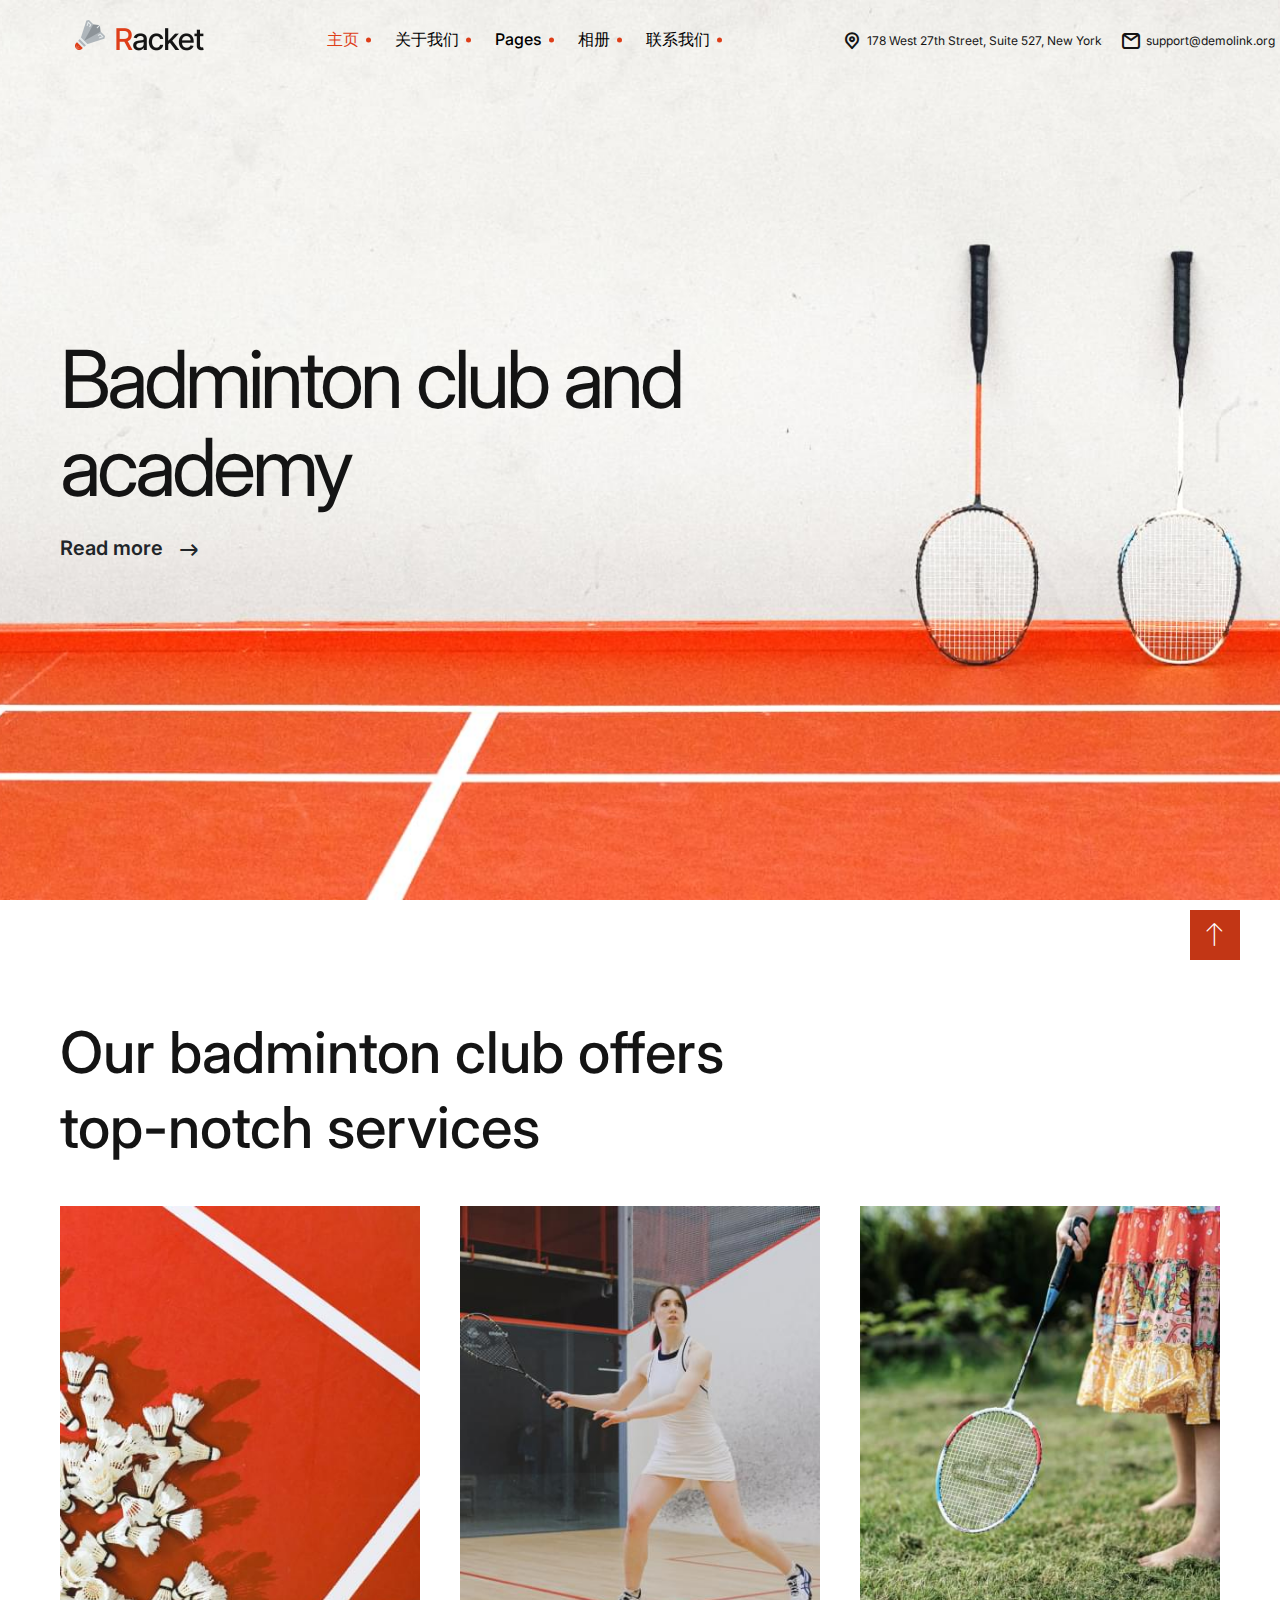
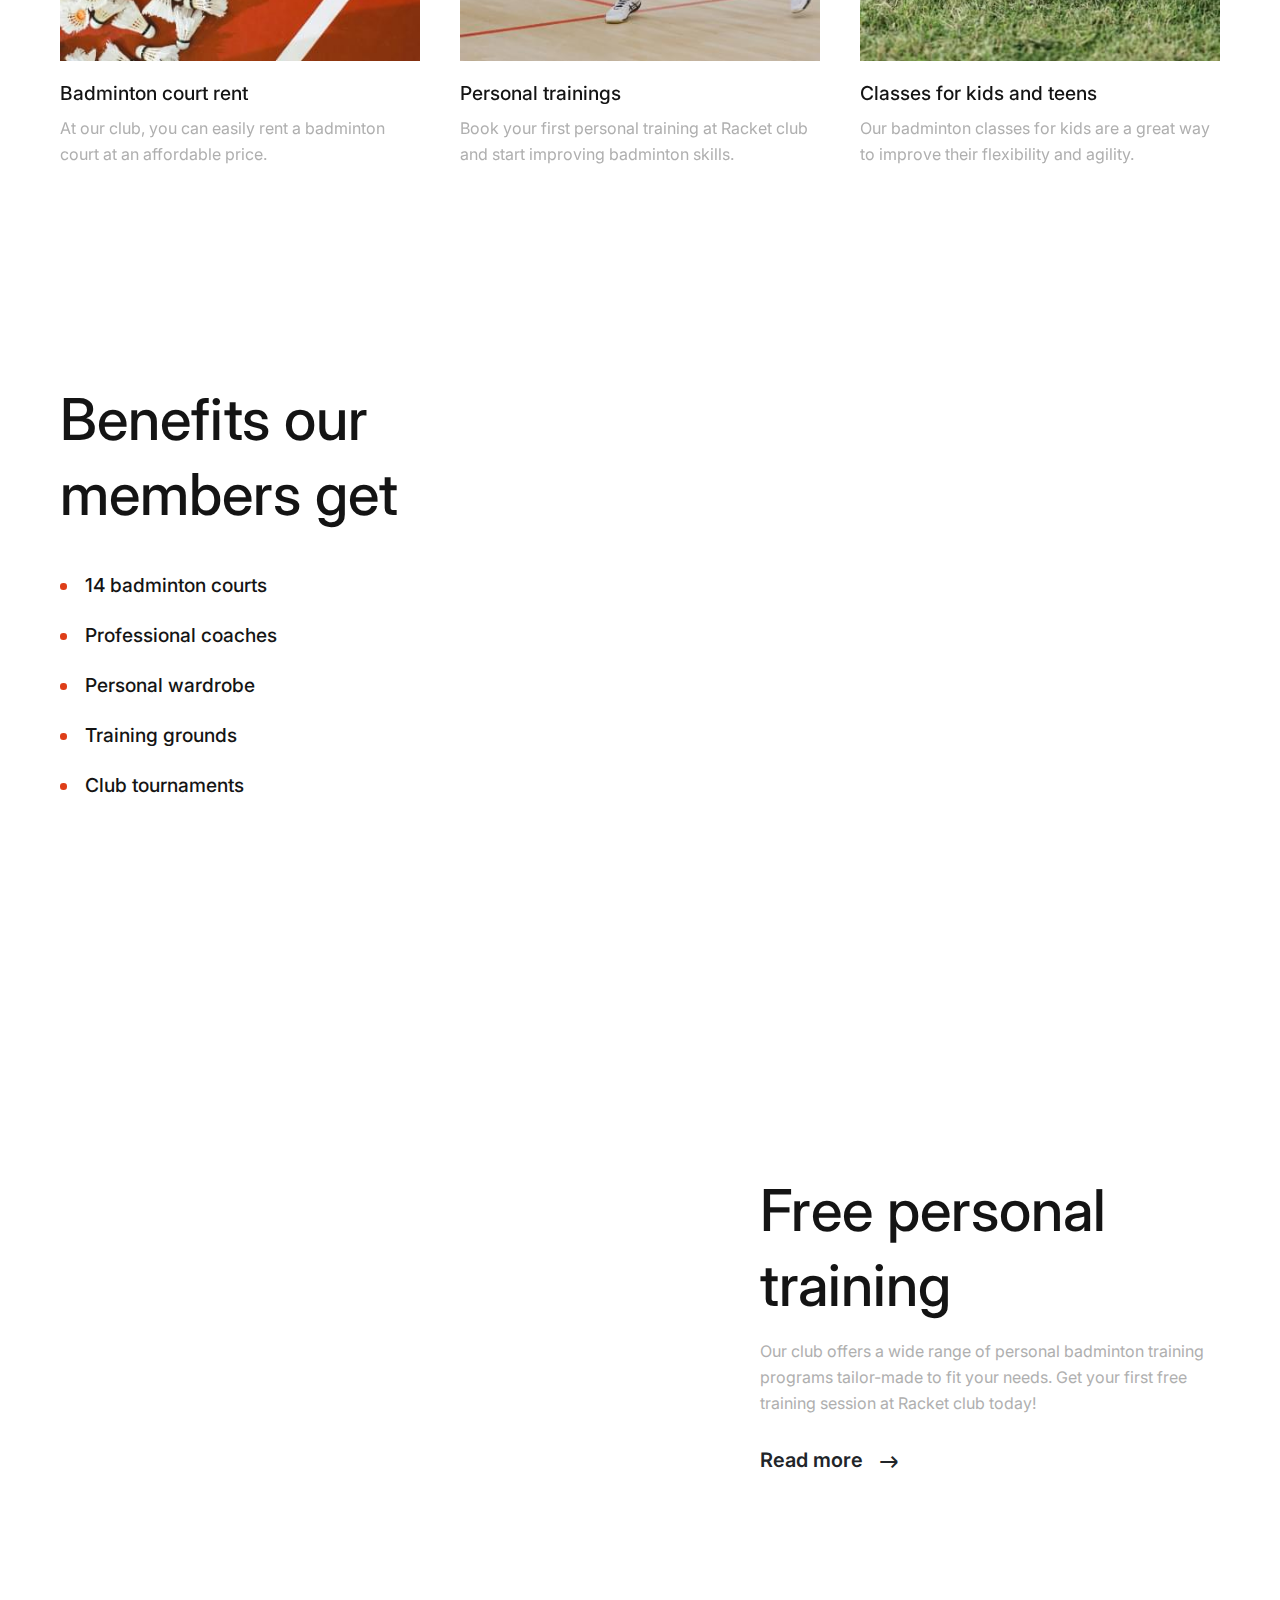
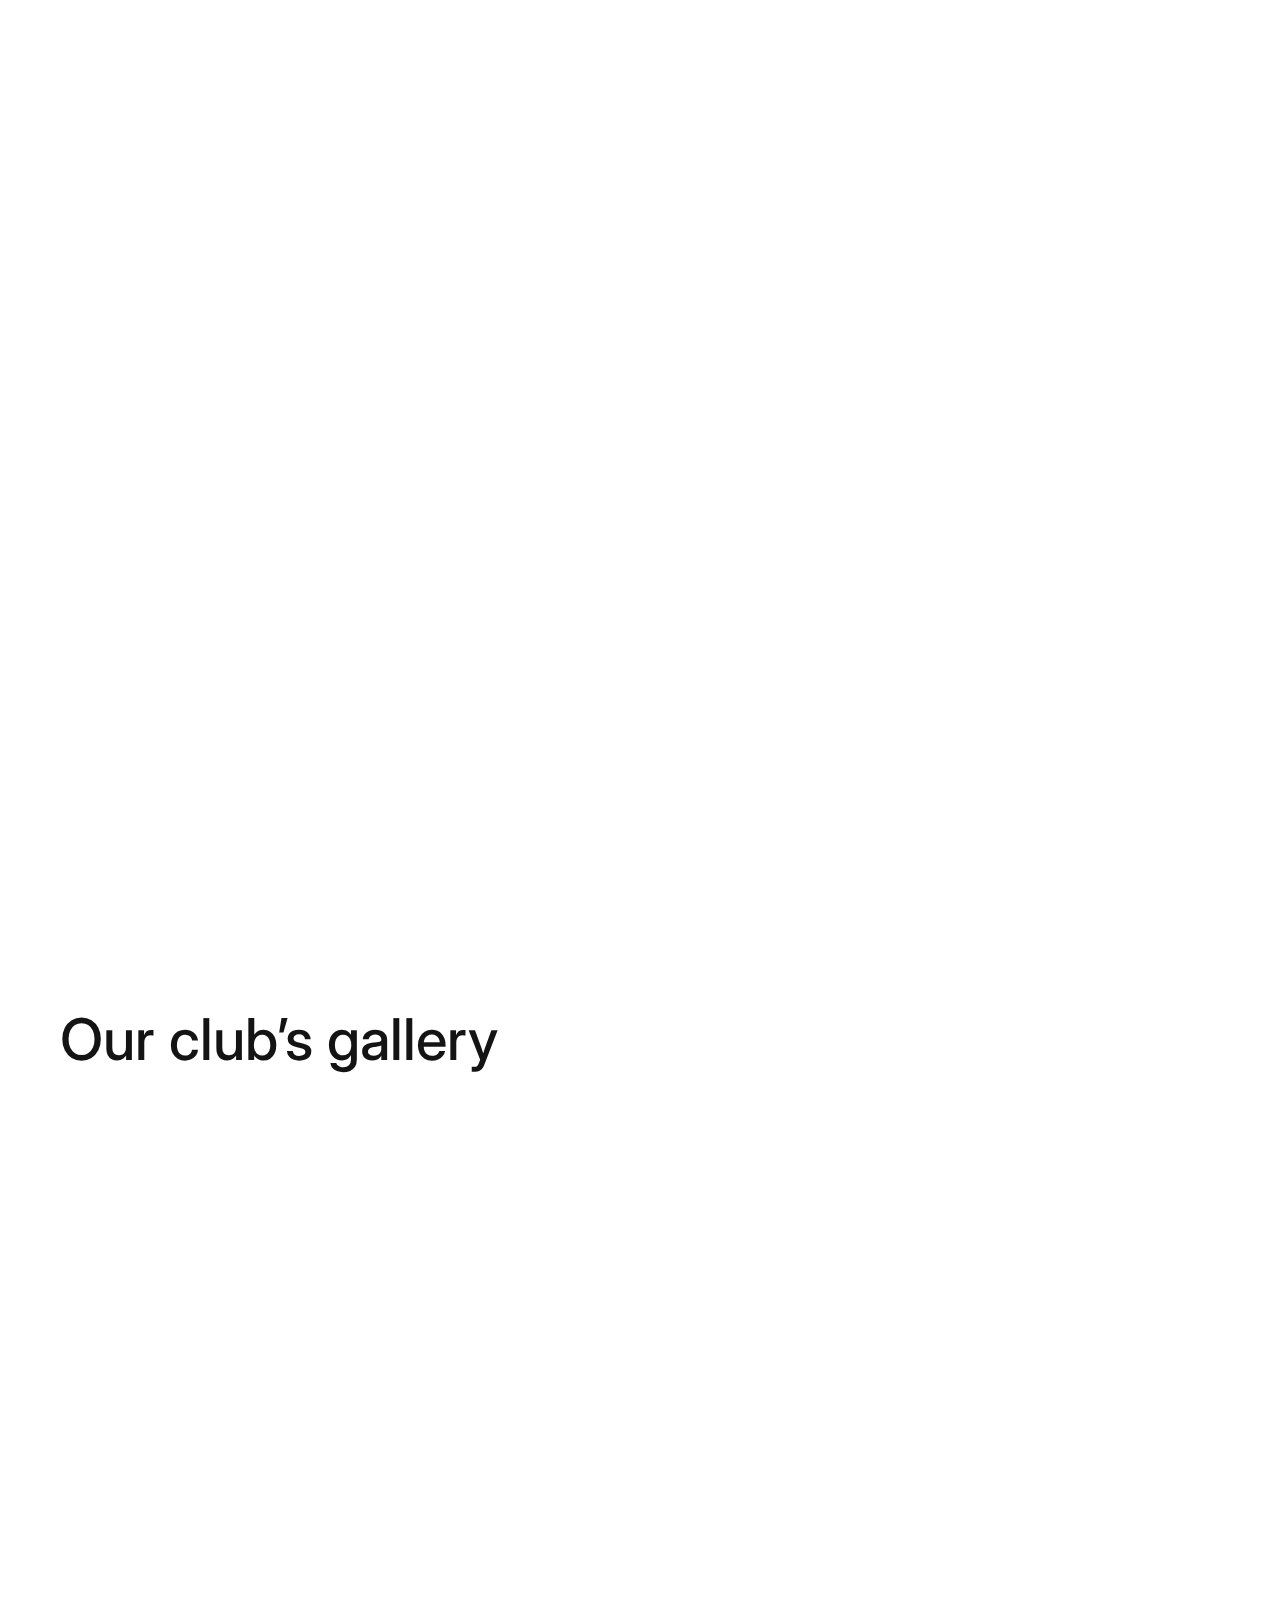
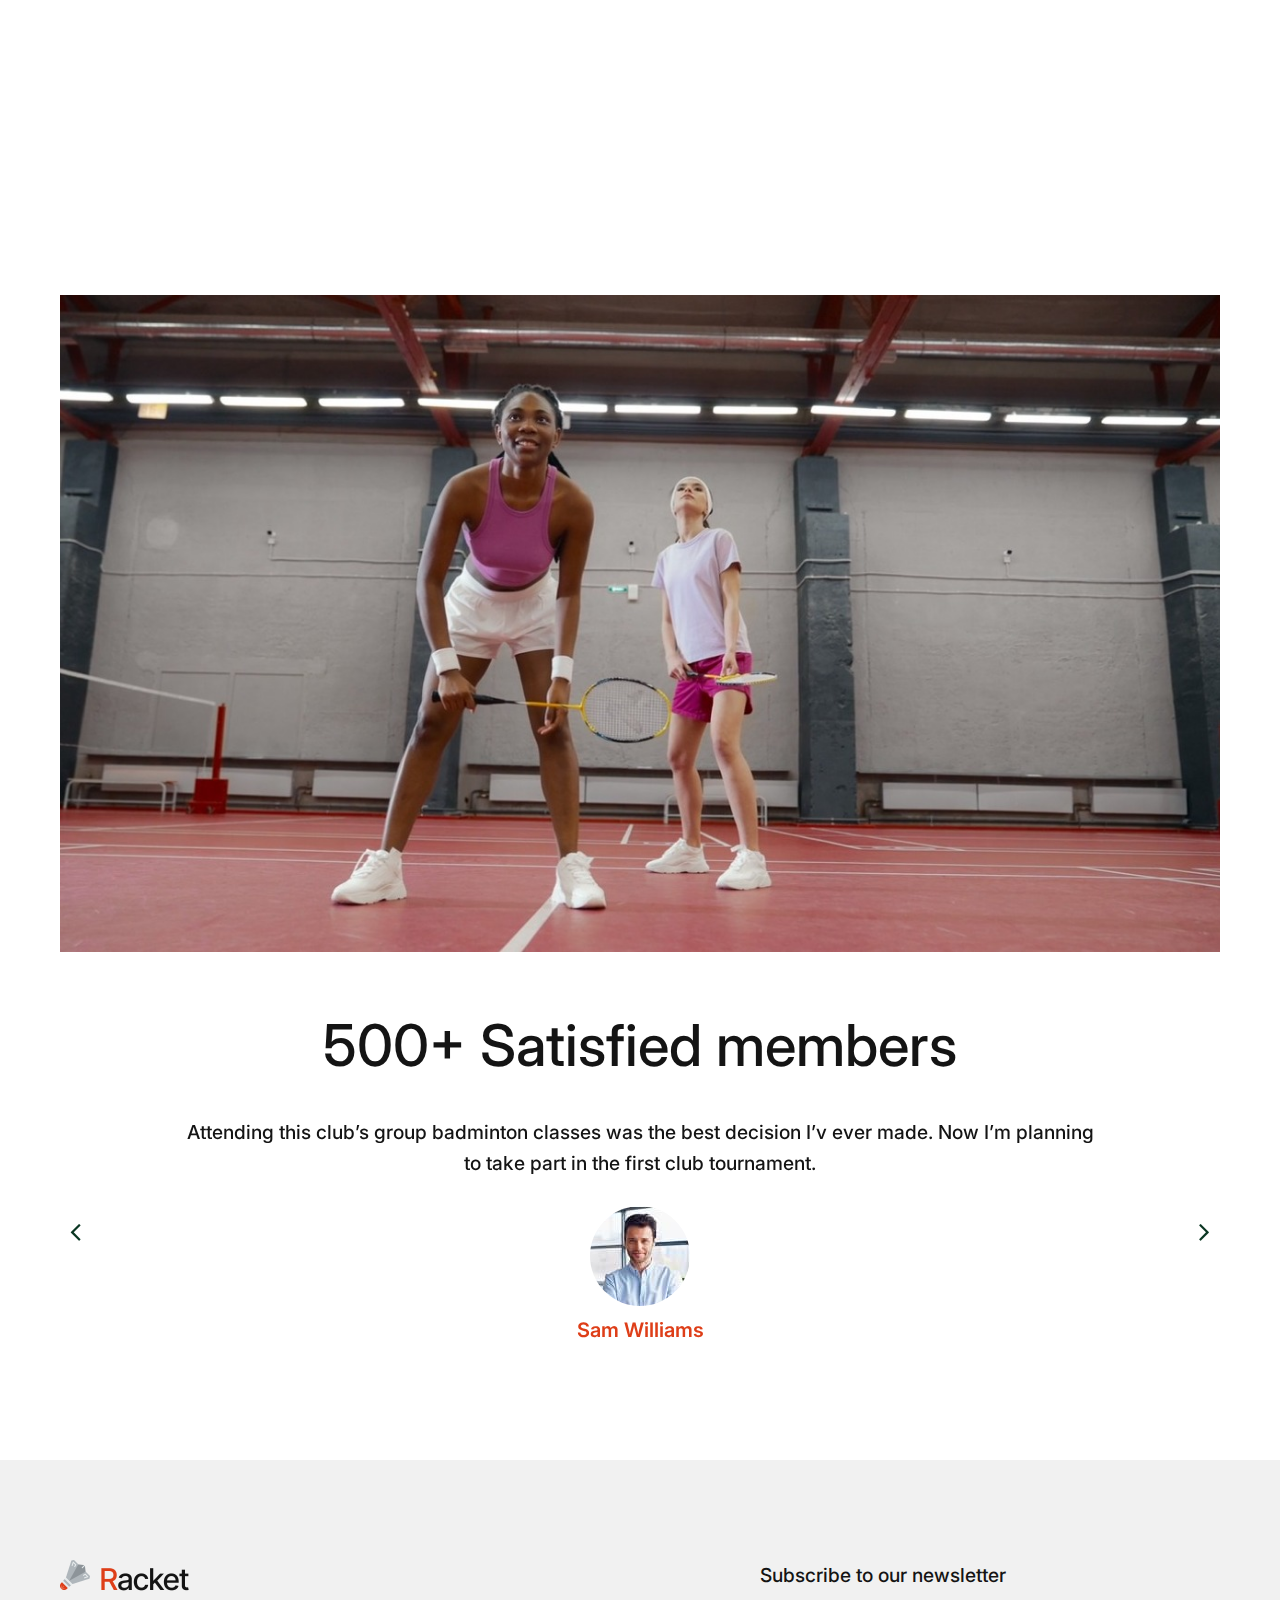
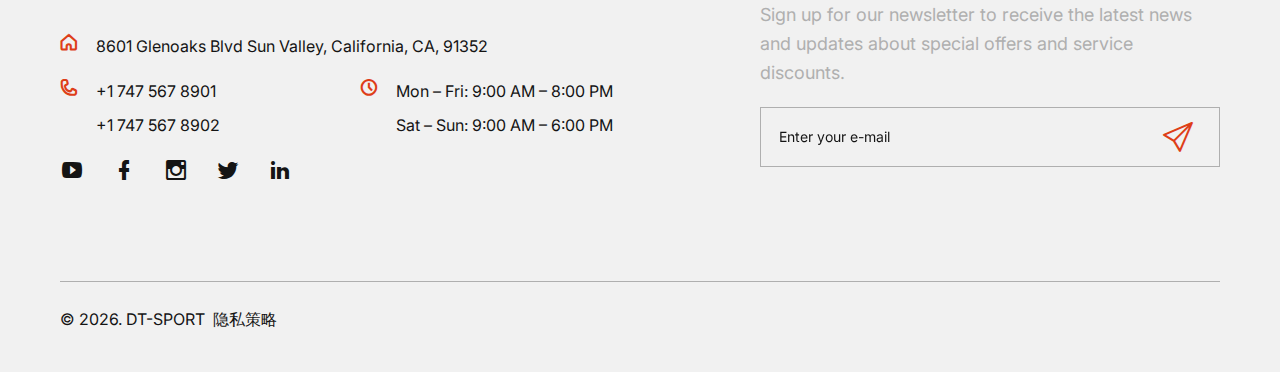
<file: index.html>
<!DOCTYPE html>
<html class="wide wow-animation" lang="en">
  <head>
    <!-- Site Title-->
    <title>Home</title>
    <meta name="format-detection" content="telephone=no">
    <meta name="viewport" content="width=device-width, height=device-height, initial-scale=1.0, maximum-scale=1.0, user-scalable=0">
    <meta http-equiv="X-UA-Compatible" content="IE=edge">
    <meta charset="utf-8">
    <link rel="icon" href="images/favicon.ico" type="image/x-icon">
    <!-- Stylesheets-->
    <link rel="stylesheet" type="text/css" href="https://fonts.googleapis.com/css2?family=Inter:wght@400;500;600;800;900&amp;display=swap">
    <link rel="stylesheet" href="css/bootstrap.css">
    <link rel="stylesheet" href="css/fonts.css">
    <link rel="stylesheet" href="css/style.css">
  </head>
  <body>
    <div id="page-loader">
      <div class="cssload-container">
        <div class="cssload-speeding-wheel"></div>
      </div>
    </div>
    <!-- Page-->
    <div class="page">
      <header class="section page-header">
        <!--RD Navbar-->
        <div class="rd-navbar-wrap rd-navbar-absolute">
          <nav class="rd-navbar rd-navbar-classic" data-layout="rd-navbar-fixed" data-sm-layout="rd-navbar-fixed" data-md-layout="rd-navbar-fixed" data-lg-layout="rd-navbar-fixed" data-xl-layout="rd-navbar-static" data-xxl-layout="rd-navbar-static" data-md-device-layout="rd-navbar-fixed" data-lg-device-layout="rd-navbar-fixed" data-xl-device-layout="rd-navbar-static" data-xxl-device-layout="rd-navbar-static" data-xl-stick-up-offset="1px" data-xxl-stick-up-offset="1px" data-xl-stick-up="true" data-xxl-stick-up="true">
            <div class="rd-navbar-collapse-toggle rd-navbar-fixed-element-1" data-rd-navbar-toggle=".rd-navbar-collapse"><span></span></div>
            <div class="rd-navbar-main-outer">
              <div class="rd-navbar-main">
                <!--RD Navbar Panel-->
                <div class="rd-navbar-panel">
                  <!--RD Navbar Toggle-->
                  <button class="rd-navbar-toggle" data-rd-navbar-toggle=".rd-navbar-nav-wrap"><span></span></button>
                  <!--RD Navbar Brand-->
                  <div class="rd-navbar-brand">
                    <!-- Brand--><a class="brand" href="index.html"><img class="brand-logo-dark" src="images/logo-default-260x72.png" alt="" width="130" height="36"/><img class="brand-logo-light" src="images/logo-inverse-260x72.png" alt="" width="130" height="36"/></a>
                  </div>
                </div>
                <div class="rd-navbar-nav-wrap">
                  <ul class="rd-navbar-nav">
                    <li class="rd-nav-item active"><a class="rd-nav-link" href="index.html">主页</a>
                    </li>
                    <li class="rd-nav-item"><a class="rd-nav-link" href="about-us.html">关于我们</a>
                      <ul class="rd-menu rd-navbar-dropdown">
                        <li class="rd-dropdown-item"><a class="rd-dropdown-link" href="our-team.html">Our team</a>
                        </li>
                        <li class="rd-dropdown-item"><a class="rd-dropdown-link" href="team-member-profile.html">Team member profile</a>
                        </li>
                      </ul>
                    </li>
                    <li class="rd-nav-item"><a class="rd-nav-link" href="#">Pages</a>
                      <ul class="rd-menu rd-navbar-dropdown">
                        <li class="rd-dropdown-item"><a class="rd-dropdown-link" href="privacy-policy.html">隐私策略</a>
                        </li>
<!--                        <li class="rd-dropdown-item"><a class="rd-dropdown-link" href="404-page.html">404 page</a>-->
<!--                        </li>-->
<!--                        <li class="rd-dropdown-item"><a class="rd-dropdown-link" href="coming-soon.html">Coming soon</a>-->
<!--                        </li>-->
<!--                        <li class="rd-dropdown-item"><a class="rd-dropdown-link" href="tabs.html">Tabs</a>-->
<!--                        </li>-->
<!--                        <li class="rd-dropdown-item"><a class="rd-dropdown-link" href="circles-counter.html">Circles counter</a>-->
<!--                        </li>-->
                        <li class="rd-dropdown-item"><a class="rd-dropdown-link" href="buttons.html">Buttons</a>
                        </li>
                        <li class="rd-dropdown-item"><a class="rd-dropdown-link" href="typography.html">Typography</a>
                        </li>
                      </ul>
                    </li>
                    <li class="rd-nav-item"><a class="rd-nav-link" href="#">相册</a>
                      <ul class="rd-menu rd-navbar-dropdown">
                        <li class="rd-dropdown-item"><a class="rd-dropdown-link" href="portfolio.html">Portfolio</a>
                        </li>
                        <li class="rd-dropdown-item"><a class="rd-dropdown-link" href="single-portfolio.html">Single Portfolio</a>
                        </li>
                      </ul>
                    </li>
                    <li class="rd-nav-item"><a class="rd-nav-link" href="contact-us.html">联系我们</a>
                    </li>
                  </ul>
                </div>
                <!-- RD Navbar collapse-->
                <div class="rd-navbar-aside rd-navbar-collapse">
                  <div class="rd-navbar-info">
                    <div class="rd-navbar-info-item">
                      <div class="rd-navbar-info-icon icomoon-map"></div><a class="rd-navbar-info-text link-darker" href="#">178 West 27th Street, Suite 527, New York</a>
                    </div>
                    <div class="rd-navbar-info-item">
                      <div class="rd-navbar-info-icon icomoon-email"></div><a class="rd-navbar-info-text link-darker" href="mailto:#">support@demolink.org</a>
                    </div>
                  </div>
                </div>
              </div>
            </div>
          </nav>
        </div>
      </header>
      <!-- Intro-->
      <section class="section section-intro bg-image bg-fixed" style="background-image:url(images/background-02.jpg)">
        <div class="section-intro-inner section-md">
          <div class="container">
            <div class="row">
              <div class="col-md-10 col-lg-9 col-xl-8">
                <h1>Badminton club and academy</h1><a class="link link-arrow" href="about-us.html">Read more<span class="link-arrow-icon icomoon-arrow-right"></span></a>
              </div>
            </div>
          </div>
        </div>
      </section>
      <!-- Offers-->
      <section class="section section-lg bg-default text-center text-md-start">
        <div class="container">
          <div class="block-lg">
            <h3>Our badminton club offers top-notch services</h3>
          </div>
          <div class="owl-carousel" data-items="1" data-sm-items="2" data-md-items="3" data-margin="30" data-lg-margin="40" data-autoplay="true" data-owl="{&quot;smartSpeed&quot;:1000,&quot;dots&quot;:true}">
            <div class="thumbnail-default"><a class="thumbnail-default-media" href="#"><img class="thumbnail-default-img" src="images/home-02-400x505.jpg" alt="" width="400" height="505"/></a>
              <h5 class="thumbnail-default-title"><a href="#">Badminton court rent</a></h5>
              <div class="thumbnail-default-text">At our club, you can easily rent a badminton court at an affordable price.</div>
            </div>
            <div class="thumbnail-default"><a class="thumbnail-default-media" href="#"><img class="thumbnail-default-img" src="images/home-03-400x505.jpg" alt="" width="400" height="505"/></a>
              <h5 class="thumbnail-default-title"><a href="#">Personal trainings</a></h5>
              <div class="thumbnail-default-text">Book your first personal training at Racket club and start improving badminton skills.</div>
            </div>
            <div class="thumbnail-default"><a class="thumbnail-default-media" href="#"><img class="thumbnail-default-img" src="images/home-04-400x505.jpg" alt="" width="400" height="505"/></a>
              <h5 class="thumbnail-default-title"><a href="#">Classes for kids and teens</a></h5>
              <div class="thumbnail-default-text">Our badminton classes for kids are a great way to improve their flexibility and agility.</div>
            </div>
          </div>
        </div>
      </section>
      <!-- Lists-->
      <section class="section section-lg bg-default text-center text-sm-start">
        <div class="container">
          <div class="row row-30 flex-sm-row-reverse justify-content-xl-between align-items-center">
            <div class="col-sm-6">
              <div class="img-responsive wow fadeIn"><img src="images/home-05-620x685.jpg" alt="" width="620" height="685"/>
              </div>
            </div>
            <div class="col-sm-6 col-xl-5">
              <h3>Benefits our  members get</h3>
              <ul class="list-marked-1 heading-5">
                <li>14 badminton courts</li>
                <li>Professional coaches</li>
                <li>Personal wardrobe</li>
                <li>Training grounds</li>
                <li>Club tournaments</li>
              </ul>
            </div>
          </div>
        </div>
      </section>
      <!-- Single offer-->
      <section class="section section-lg bg-default text-center text-sm-start">
        <div class="container">
          <div class="row row-30 justify-content-lg-between align-items-center">
            <div class="col-sm-6">
              <div class="img-responsive wow fadeIn"><img src="images/home-06-620x685.jpg" alt="" width="620" height="685"/>
              </div>
            </div>
            <div class="col-sm-6 col-lg-5">
              <h3>Free personal training</h3>
              <p>Our club offers a wide range of personal badminton training programs tailor-made to fit your needs. Get your first free training session at Racket club today!</p><a class="link link-arrow" href="#">Read more<span class="link-arrow-icon icomoon-arrow-right"></span></a>
            </div>
          </div>
        </div>
      </section>
      <!-- Why us-->
      <section class="section section-lg text-center text-sm-start bg-image bg-fixed context-dark" style="background-image:url(images/background-01.jpg)">
        <div class="container">
          <h3>Why us</h3>
          <div class="row row-30 row-xl-40 row-xxl-50 list-count row-content-1">
            <div class="col-xs-6 col-md-4">
              <div class="blurb-number">
                <div class="blurb-number-item list-count-item"></div>
                <h5 class="blurb-number-title">Flexible scheduling</h5>
                <p class="blurb-number-text">Our badminton classes are provided on a flexible schedule to match the pace of your life the best way so that you could get the most out of them.</p>
              </div>
            </div>
            <div class="col-xs-6 col-md-4">
              <div class="blurb-number">
                <div class="blurb-number-item list-count-item"></div>
                <h5 class="blurb-number-title">Professional coaches</h5>
                <p class="blurb-number-text">We are a team of highly experienced badminton coaches who are always glad to help you advance in this sport at any age.</p>
              </div>
            </div>
            <div class="col-xs-6 col-md-4">
              <div class="blurb-number">
                <div class="blurb-number-item list-count-item"></div>
                <h5 class="blurb-number-title">Badminton shop</h5>
                <p class="blurb-number-text">Looking for new badminton gear or apparel to meet your needs? Look no further as you can find it at our shop at an affordable price.</p>
              </div>
            </div>
            <div class="col-xs-6 col-md-4">
              <div class="blurb-number">
                <div class="blurb-number-item list-count-item"></div>
                <h5 class="blurb-number-title">Club tournaments</h5>
                <p class="blurb-number-text">The Racket badminton club organizes regular tournaments for registered members. And if you lack proper training, we will be glad to help.</p>
              </div>
            </div>
            <div class="col-xs-6 col-md-4">
              <div class="blurb-number">
                <div class="blurb-number-item list-count-item"></div>
                <h5 class="blurb-number-title">Structured programs</h5>
                <p class="blurb-number-text">The programs our club provides are well-structured and tailored to meet your goals, even if you don’t know where to start.</p>
              </div>
            </div>
          </div>
        </div>
      </section>
      <!-- Gallery-->
      <section class="section section-lg bg-default">
        <div class="container isotope-wrap">
          <h3>Our club’s gallery</h3>
          <div class="row row-15 row-sm-20 row-xl-30 row-spacing-14 isotope" data-isotope-layout="masonry" data-column-class=".col-1" data-lightgallery="group" data-lg-animation="lg-slide-circular">
            <div class="col-1 isotope-item isotope-sizer"></div>
            <div class="col-6 col-sm-4 isotope-item"><a class="thumbnail-gallery wow fadeIn" href="images/home-07-original.jpg" data-lightgallery="item"><img class="thumbnail-gallery-img" src="images/home-07-400x736.jpg" alt="" width="400" height="736"/>
                <div class="thumbnail-gallery-body">
                  <div class="thumbnail-gallery-icon icon mdi mdi-plus"></div>
                </div></a>
            </div>
            <div class="col-6 col-sm-3 isotope-item"><a class="thumbnail-gallery wow fadeIn" href="images/home-08-original.jpg" data-lightgallery="item" data-wow-delay=".15s"><img class="thumbnail-gallery-img" src="images/home-08-290x420.jpg" alt="" width="290" height="420"/>
                <div class="thumbnail-gallery-body">
                  <div class="thumbnail-gallery-icon icon mdi mdi-plus"></div>
                </div></a>
            </div>
            <div class="col-6 col-sm-5 isotope-item"><a class="thumbnail-gallery wow fadeIn" href="images/home-09-original.jpg" data-lightgallery="item" data-wow-delay=".3s"><img class="thumbnail-gallery-img" src="images/home-09-510x736.jpg" alt="" width="510" height="736"/>
                <div class="thumbnail-gallery-body">
                  <div class="thumbnail-gallery-icon icon mdi mdi-plus"></div>
                </div></a>
            </div>
            <div class="col-6 col-sm-3 isotope-item"><a class="thumbnail-gallery wow fadeIn" href="images/home-10-original.jpg" data-lightgallery="item"><img class="thumbnail-gallery-img" src="images/home-10-290x286.jpg" alt="" width="290" height="286"/>
                <div class="thumbnail-gallery-body">
                  <div class="thumbnail-gallery-icon icon mdi mdi-plus"></div>
                </div></a>
            </div>
          </div>
        </div>
      </section>
      <!-- 定价-->
<!--      <section class="section section-lg bg-default">-->
<!--        <div class="container">-->
<!--          <h3>Membership cost</h3>-->
<!--          <div class="owl-carousel owl-carousel-shadow" data-items="1" data-sm-items="2" data-lg-items="3" data-margin="30" data-lg-margin="40" data-owl="{&quot;dots&quot;:true}">-->
<!--            <div class="pricing pricing-accent">-->
<!--              <div class="pricing-title heading-4">Badminton academy</div>-->
<!--              <div class="pricing-item heading-5"><span class="pricing-item-char">$</span><span class="pricing-item-value">29</span><span class="pricing-item-text">/ per month</span></div>-->
<!--              <div class="pricing-list">-->
<!--                <div class="pricing-list-item">Group classes</div>-->
<!--                <div class="pricing-list-item">Gear rental included</div>-->
<!--                <div class="pricing-list-item">3 classes per week</div>-->
<!--                <div class="pricing-list-item">Club court</div>-->
<!--                <div class="pricing-list-item">Free gym access</div>-->
<!--              </div><a class="link link-arrow pricing-link" href="#">Join now<span class="link-arrow-icon icomoon-arrow-right"></span></a>-->
<!--            </div>-->
<!--            <div class="pricing">-->
<!--              <div class="pricing-title heading-4">Badminton court rent</div>-->
<!--              <div class="pricing-item heading-5"><span class="pricing-item-char">$</span><span class="pricing-item-value">69</span><span class="pricing-item-text">/ per month</span></div>-->
<!--              <div class="pricing-list">-->
<!--                <div class="pricing-list-item">Monthly court access</div>-->
<!--                <div class="pricing-list-item">Gear &amp; apparel rentals</div>-->
<!--                <div class="pricing-list-item">Shop access</div>-->
<!--                <div class="pricing-list-item">3 different courts</div>-->
<!--                <div class="pricing-list-item">Club members only</div>-->
<!--              </div><a class="link link-arrow pricing-link" href="#">Join now<span class="link-arrow-icon icomoon-arrow-right"></span></a>-->
<!--            </div>-->
<!--            <div class="pricing">-->
<!--              <div class="pricing-title heading-4">Private lessons</div>-->
<!--              <div class="pricing-item heading-5"><span class="pricing-item-char">$</span><span class="pricing-item-value">99</span><span class="pricing-item-text">/ per month</span></div>-->
<!--              <div class="pricing-list">-->
<!--                <div class="pricing-list-item">2 hours per lesson</div>-->
<!--                <div class="pricing-list-item">11 lessons per month</div>-->
<!--                <div class="pricing-list-item">Regular tournaments</div>-->
<!--                <div class="pricing-list-item">Private court</div>-->
<!--                <div class="pricing-list-item">Free access gym access</div>-->
<!--              </div><a class="link link-arrow pricing-link" href="#">Join now<span class="link-arrow-icon icomoon-arrow-right"></span></a>-->
<!--            </div>-->
<!--          </div>-->
<!--        </div>-->
<!--      </section>-->
      <!-- Offers-->
      <section class="section section-lg bg-default text-center">
        <div class="container">
          <section class="vide" data-vide-bg="video/video" data-vide-options="posterType: jpg"></section>
          <h3 id="testimonials">500+ Satisfied members</h3>
          <div class="owl-carousel owl-carousel-1" data-items="1" data-margin="30" data-lg-margin="40" data-autoplay="true" data-owl="{&quot;smartSpeed&quot;:1000,&quot;nav&quot;:true,&quot;dots&quot;:true}">
            <div class="quote">
              <div class="quote-text heading-5">
                <q>Attending this club’s group badminton classes was the best decision I’v ever made. Now I’m planning to take part in the first club tournament.</q>
              </div>
              <div class="quote-cite"><img class="quote-cite-img" src="images/person-01-100x100.jpg" alt="" width="100" height="100"/>
                <cite class="quote-cite-text heading-6">Sam Williams</cite>
              </div>
            </div>
            <div class="quote">
              <div class="quote-text heading-5">
                <q>The club’s atmosphere and friendly staff are why I keep coming back every time. Of course, the quality of provided classes is unmatched as well.</q>
              </div>
              <div class="quote-cite"><img class="quote-cite-img" src="images/person-02-100x100.jpg" alt="" width="100" height="100"/>
                <cite class="quote-cite-text heading-6">Emma Adams</cite>
              </div>
            </div>
            <div class="quote">
              <div class="quote-text heading-5">
                <q>This badminton club is the #1 place me &amp; my family visit regularly. Racket also has one of the best apparel and gear shops for badminton.</q>
              </div>
              <div class="quote-cite"><img class="quote-cite-img" src="images/person-03-100x100.jpg" alt="" width="100" height="100"/>
                <cite class="quote-cite-text heading-6">Andrew Smith</cite>
              </div>
            </div>
          </div>
        </div>
      </section>
      <footer class="section footer-classic">
        <div class="container">
          <div class="row row-30 justify-content-xl-between">
            <div class="col-md-6 col-lg-7 col-xl-6">
              <!-- Brand--><a class="brand" href="index.html"><img class="brand-logo-dark" src="images/logo-default-260x72.png" alt="" width="130" height="36"/><img class="brand-logo-light" src="images/logo-inverse-260x72.png" alt="" width="130" height="36"/></a>
              <div class="list-icon">
                <div class="list-icon-left icomoon-home"></div>
                <div class="list-icon-body">
                  <div class="list-icon-item"><a href="#">8601 Glenoaks Blvd Sun Valley, California, CA, 91352</a></div>
                </div>
              </div>
              <div class="row row-15 row-list">
                <div class="col-xs-6 col-sm-5 col-md-12 col-lg-5 col-xl-6">
                  <div class="list-icon">
                    <div class="list-icon-left icomoon-phone"></div>
                    <div class="list-icon-body">
                      <div class="list-icon-item"><a href="tel:#">+1 747 567 8901</a></div>
                      <div class="list-icon-item"><a href="tel:#">+1 747 567 8902</a></div>
                    </div>
                  </div>
                </div>
                <div class="col-xs-6 col-sm-7 col-md-12 col-lg-7 col-xl-6">
                  <div class="list-icon">
                    <div class="list-icon-left icomoon-clock"></div>
                    <div class="list-icon-body">
                      <div class="list-icon-item">Mon – Fri: 9:00 AM – 8:00 PM</div>
                      <div class="list-icon-item">Sat – Sun: 9:00 AM – 6:00 PM</div>
                    </div>
                  </div>
                </div>
              </div>
              <div class="list-social"><a class="list-social-icon mdi mdi-youtube-play" href="#"></a><a class="list-social-icon mdi mdi-facebook" href="#"></a><a class="list-social-icon mdi mdi-instagram" href="#"></a><a class="list-social-icon mdi mdi-twitter" href="#"></a><a class="list-social-icon mdi mdi-linkedin" href="#"></a></div>
            </div>
            <div class="col-md-6 col-lg-5 col-xl-5">
              <h5>Subscribe to our newsletter</h5>
              <p class="big">Sign up for our newsletter to receive the latest news and updates about special offers and service discounts.</p>
              <form class="rd-mailform rd-form-boxed" data-form-output="form-output-global" data-form-type="subscribe" method="post" action="bat/rd-mailform.php">
                <div class="form-wrap">
                  <input class="form-input" type="email" name="email" data-constraints="@Email @Required" id="footer-mail">
                  <label class="form-label" for="footer-mail">Enter your e-mail</label>
                </div>
                <button class="form-button icomoon-send"></button>
              </form>
            </div>
          </div>
          <div class="divider divider-1"></div>
          <p class="rights"><span>&copy;&nbsp;</span><span class="copyright-year"></span><span>.&nbsp;</span>DT-SPORT&nbsp;&nbsp;<a href="privacy-policy.html">隐私策略</a></p>
        </div>
      </footer>
    </div>
    <!-- Global Mailform Output-->
    <div class="snackbars" id="form-output-global"></div>
    <!-- Javascript-->
    <script src="js/core.min.js"></script>
    <script src="js/script.js"></script>
  </body>
</html>
</file>
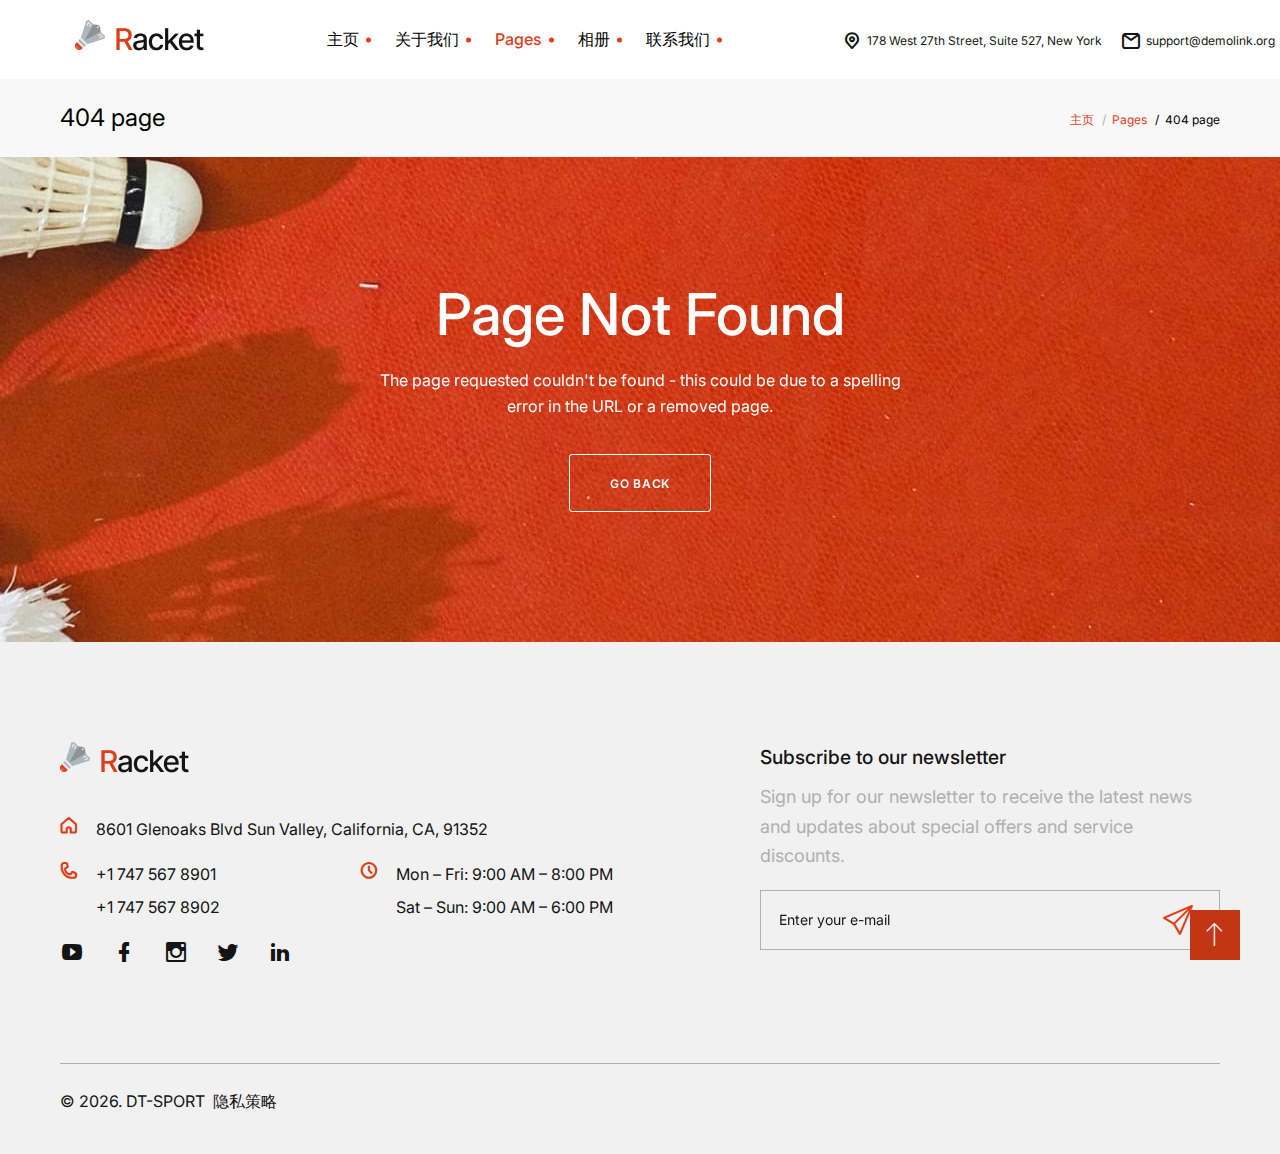
<file: 404-page.html>
<!DOCTYPE html>
<html class="wide wow-animation" lang="en">
  <head>
    <!-- Site Title-->
    <title>404 page</title>
    <meta name="format-detection" content="telephone=no">
    <meta name="viewport" content="width=device-width, height=device-height, initial-scale=1.0, maximum-scale=1.0, user-scalable=0">
    <meta http-equiv="X-UA-Compatible" content="IE=edge">
    <meta charset="utf-8">
    <link rel="icon" href="images/favicon.ico" type="image/x-icon">
    <!-- Stylesheets-->
    <link rel="stylesheet" type="text/css" href="https://fonts.googleapis.com/css2?family=Inter:wght@400;500;600;800;900&amp;display=swap">
    <link rel="stylesheet" href="css/bootstrap.css">
    <link rel="stylesheet" href="css/fonts.css">
    <link rel="stylesheet" href="css/style.css">
  </head>
  <body>
    <div id="page-loader">
      <div class="cssload-container">
        <div class="cssload-speeding-wheel"></div>
      </div>
    </div>
    <!-- Page-->
    <div class="page">
      <!-- Page header-->
      <header class="section page-header">
        <!--RD Navbar-->
        <div class="rd-navbar-wrap">
          <nav class="rd-navbar rd-navbar-classic" data-layout="rd-navbar-fixed" data-sm-layout="rd-navbar-fixed" data-md-layout="rd-navbar-fixed" data-lg-layout="rd-navbar-fixed" data-xl-layout="rd-navbar-static" data-xxl-layout="rd-navbar-static" data-md-device-layout="rd-navbar-fixed" data-lg-device-layout="rd-navbar-fixed" data-xl-device-layout="rd-navbar-static" data-xxl-device-layout="rd-navbar-static" data-xl-stick-up-offset="1px" data-xxl-stick-up-offset="1px" data-xl-stick-up="true" data-xxl-stick-up="true">
            <div class="rd-navbar-collapse-toggle rd-navbar-fixed-element-1" data-rd-navbar-toggle=".rd-navbar-collapse"><span></span></div>
            <div class="rd-navbar-main-outer">
              <div class="rd-navbar-main">
                <!--RD Navbar Panel-->
                <div class="rd-navbar-panel">
                  <!--RD Navbar Toggle-->
                  <button class="rd-navbar-toggle" data-rd-navbar-toggle=".rd-navbar-nav-wrap"><span></span></button>
                  <!--RD Navbar Brand-->
                  <div class="rd-navbar-brand">
                    <!-- Brand--><a class="brand" href="index.html"><img class="brand-logo-dark" src="images/logo-default-260x72.png" alt="" width="130" height="36"/><img class="brand-logo-light" src="images/logo-inverse-260x72.png" alt="" width="130" height="36"/></a>
                  </div>
                </div>
                <div class="rd-navbar-nav-wrap">
                  <ul class="rd-navbar-nav">
                    <li class="rd-nav-item"><a class="rd-nav-link" href="index.html">主页</a>
                    </li>
                    <li class="rd-nav-item"><a class="rd-nav-link" href="about-us.html">关于我们</a>
                      <ul class="rd-menu rd-navbar-dropdown">
                        <li class="rd-dropdown-item"><a class="rd-dropdown-link" href="our-team.html">Our team</a>
                        </li>
                        <li class="rd-dropdown-item"><a class="rd-dropdown-link" href="team-member-profile.html">Team member profile</a>
                        </li>
                      </ul>
                    </li>
                    <li class="rd-nav-item active"><a class="rd-nav-link" href="#">Pages</a>
                      <ul class="rd-menu rd-navbar-dropdown">
                        <li class="rd-dropdown-item"><a class="rd-dropdown-link" href="privacy-policy.html">隐私策略</a>
                        </li>
<!--                        <li class="rd-dropdown-item active"><a class="rd-dropdown-link" href="404-page.html">404 page</a>-->
<!--                        </li>-->
<!--                        <li class="rd-dropdown-item"><a class="rd-dropdown-link" href="coming-soon.html">Coming soon</a>-->
<!--                        </li>-->
<!--                        <li class="rd-dropdown-item"><a class="rd-dropdown-link" href="tabs.html">Tabs</a>-->
<!--                        </li>-->
<!--                        <li class="rd-dropdown-item"><a class="rd-dropdown-link" href="circles-counter.html">Circles counter</a>-->
<!--                        </li>-->
                        <li class="rd-dropdown-item"><a class="rd-dropdown-link" href="buttons.html">Buttons</a>
                        </li>
                        <li class="rd-dropdown-item"><a class="rd-dropdown-link" href="typography.html">Typography</a>
                        </li>
                      </ul>
                    </li>
                    <li class="rd-nav-item"><a class="rd-nav-link" href="#">相册</a>
                      <ul class="rd-menu rd-navbar-dropdown">
                        <li class="rd-dropdown-item"><a class="rd-dropdown-link" href="portfolio.html">Portfolio</a>
                        </li>
                        <li class="rd-dropdown-item"><a class="rd-dropdown-link" href="single-portfolio.html">Single Portfolio</a>
                        </li>
                      </ul>
                    </li>
                    <li class="rd-nav-item"><a class="rd-nav-link" href="contact-us.html">联系我们</a>
                    </li>
                  </ul>
                </div>
                <!-- RD Navbar collapse-->
                <div class="rd-navbar-aside rd-navbar-collapse">
                  <div class="rd-navbar-info">
                    <div class="rd-navbar-info-item">
                      <div class="rd-navbar-info-icon icomoon-map"></div><a class="rd-navbar-info-text link-darker" href="#">178 West 27th Street, Suite 527, New York</a>
                    </div>
                    <div class="rd-navbar-info-item">
                      <div class="rd-navbar-info-icon icomoon-email"></div><a class="rd-navbar-info-text link-darker" href="mailto:#">support@demolink.org</a>
                    </div>
                  </div>
                </div>
              </div>
            </div>
          </nav>
        </div>
      </header>
      <!-- Breadcrumbs-->
      <section class="section novi-bg novi-bg-img breadcrumbs-custom">
        <div class="container">
          <div class="breadcrumbs-custom__inner">
            <p class="breadcrumbs-custom__title">404 page</p>
            <ul class="breadcrumbs-custom__path">
              <li><a href="index.html">主页</a></li>
              <li><a href="#">Pages</a></li>
              <li class="active">404 page</li>
            </ul>
          </div>
        </div>
      </section>

      <section class="section parallax-container text-center parallax-header context-dark bg-mask" data-parallax-img="images/background-05.jpg">
        <div class="parallax-content">
          <div class="parallax-header__inner">
            <div class="parallax-header__content">
              <div class="container">
                <div class="row row-fix justify-content-sm-center">
                  <div class="col-md-10 col-xl-6">
                    <h3>Page Not Found</h3>
                    <p>The page requested couldn't be found - this could be due to a spelling error in the URL or a removed page.</p><a class="button button-gray-light-outline" href="index.html">Go back</a>
                  </div>
                </div>
              </div>
            </div>
          </div>
        </div>
      </section>

      <!-- Page Footer-->
      <footer class="section footer-classic">
        <div class="container">
          <div class="row row-30 justify-content-xl-between">
            <div class="col-md-6 col-lg-7 col-xl-6">
              <!-- Brand--><a class="brand" href="index.html"><img class="brand-logo-dark" src="images/logo-default-260x72.png" alt="" width="130" height="36"/><img class="brand-logo-light" src="images/logo-inverse-260x72.png" alt="" width="130" height="36"/></a>
              <div class="list-icon">
                <div class="list-icon-left icomoon-home"></div>
                <div class="list-icon-body">
                  <div class="list-icon-item"><a href="#">8601 Glenoaks Blvd Sun Valley, California, CA, 91352</a></div>
                </div>
              </div>
              <div class="row row-15 row-list">
                <div class="col-xs-6 col-sm-5 col-md-12 col-lg-5 col-xl-6">
                  <div class="list-icon">
                    <div class="list-icon-left icomoon-phone"></div>
                    <div class="list-icon-body">
                      <div class="list-icon-item"><a href="tel:#">+1 747 567 8901</a></div>
                      <div class="list-icon-item"><a href="tel:#">+1 747 567 8902</a></div>
                    </div>
                  </div>
                </div>
                <div class="col-xs-6 col-sm-7 col-md-12 col-lg-7 col-xl-6">
                  <div class="list-icon">
                    <div class="list-icon-left icomoon-clock"></div>
                    <div class="list-icon-body">
                      <div class="list-icon-item">Mon – Fri: 9:00 AM – 8:00 PM</div>
                      <div class="list-icon-item">Sat – Sun: 9:00 AM – 6:00 PM</div>
                    </div>
                  </div>
                </div>
              </div>
              <div class="list-social"><a class="list-social-icon mdi mdi-youtube-play" href="#"></a><a class="list-social-icon mdi mdi-facebook" href="#"></a><a class="list-social-icon mdi mdi-instagram" href="#"></a><a class="list-social-icon mdi mdi-twitter" href="#"></a><a class="list-social-icon mdi mdi-linkedin" href="#"></a></div>
            </div>
            <div class="col-md-6 col-lg-5 col-xl-5">
              <h5>Subscribe to our newsletter</h5>
              <p class="big">Sign up for our newsletter to receive the latest news and updates about special offers and service discounts.</p>
              <form class="rd-mailform rd-form-boxed" data-form-output="form-output-global" data-form-type="subscribe" method="post" action="bat/rd-mailform.php">
                <div class="form-wrap">
                  <input class="form-input" type="email" name="email" data-constraints="@Email @Required" id="footer-mail">
                  <label class="form-label" for="footer-mail">Enter your e-mail</label>
                </div>
                <button class="form-button icomoon-send"></button>
              </form>
            </div>
          </div>
          <div class="divider divider-1"></div>
          <p class="rights"><span>&copy;&nbsp;</span><span class="copyright-year"></span><span>.&nbsp;</span>DT-SPORT&nbsp;&nbsp;<a href="privacy-policy.html">隐私策略</a></p>
        </div>
      </footer>
    </div>
    <!-- Global Mailform Output-->
    <div class="snackbars" id="form-output-global"></div>
    <!-- Javascript-->
    <script src="js/core.min.js"></script>
    <script src="js/script.js"></script>
  </body>
</html>
</file>
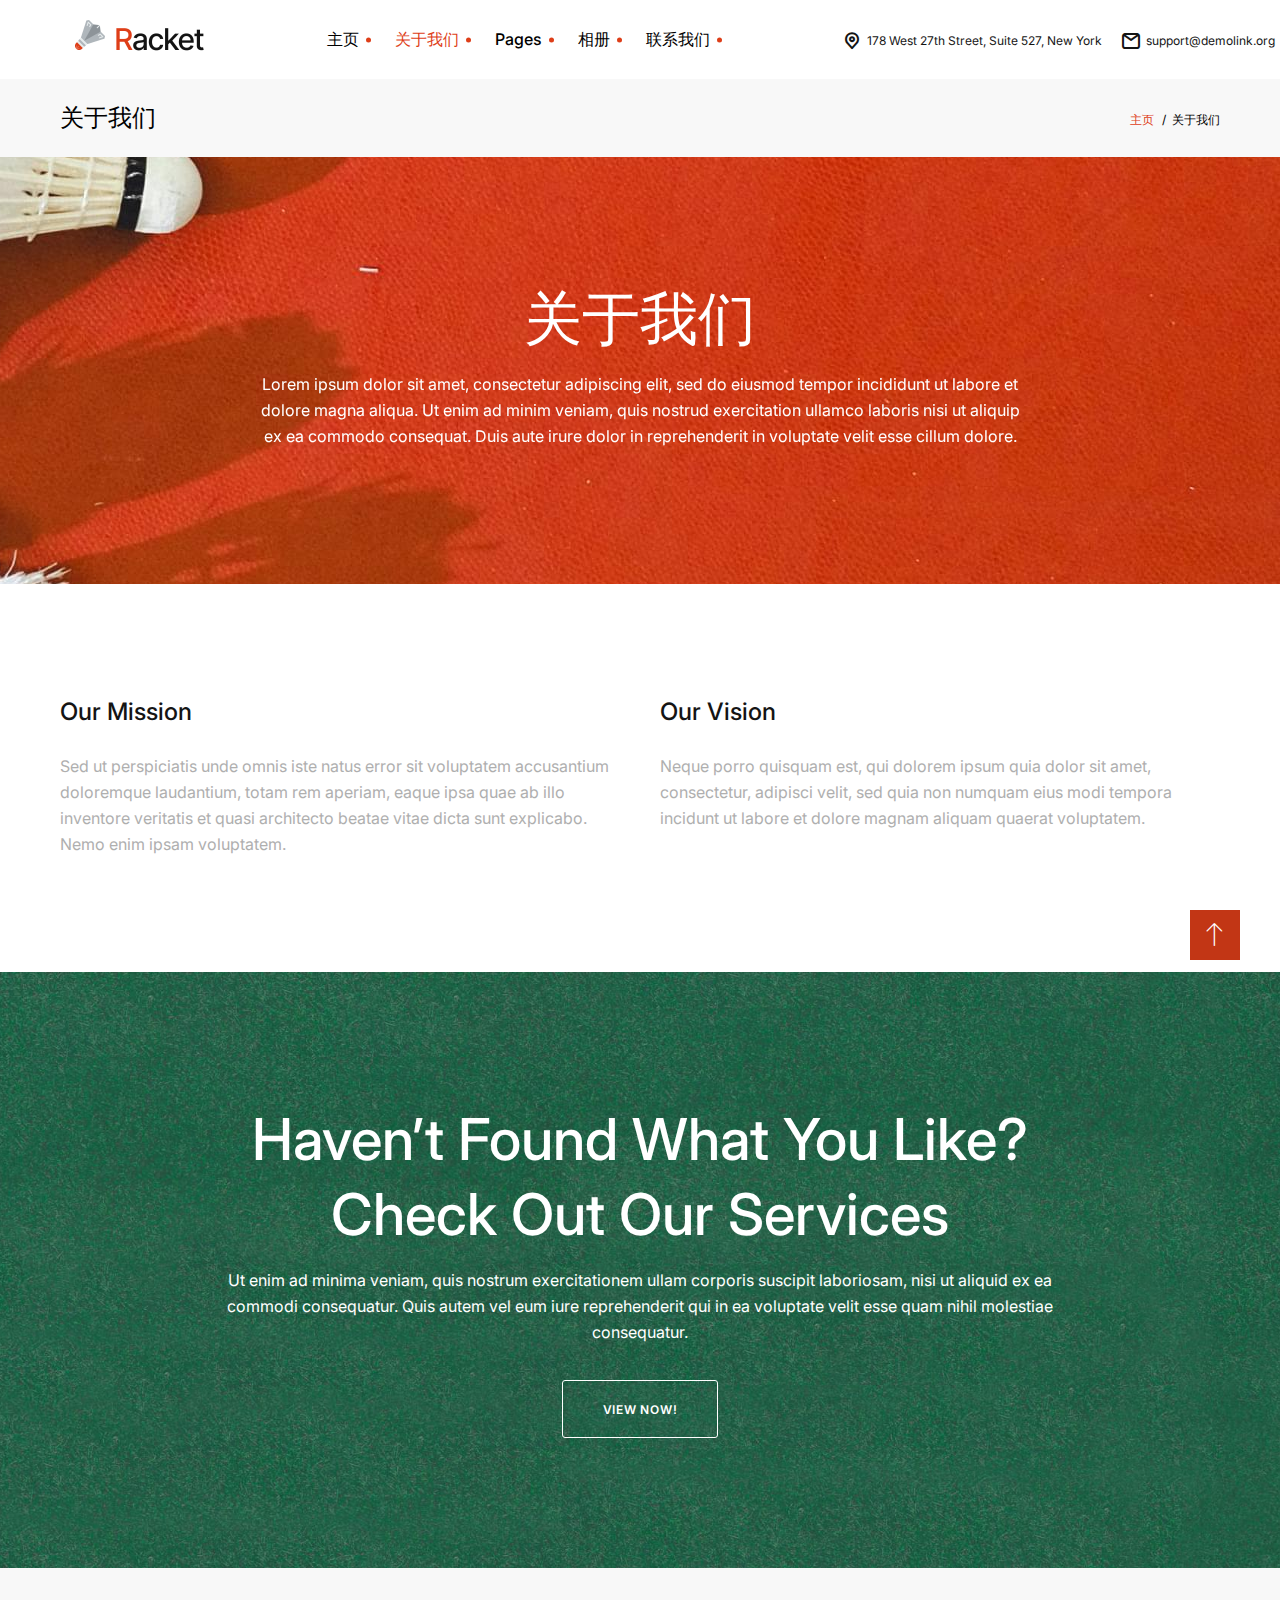
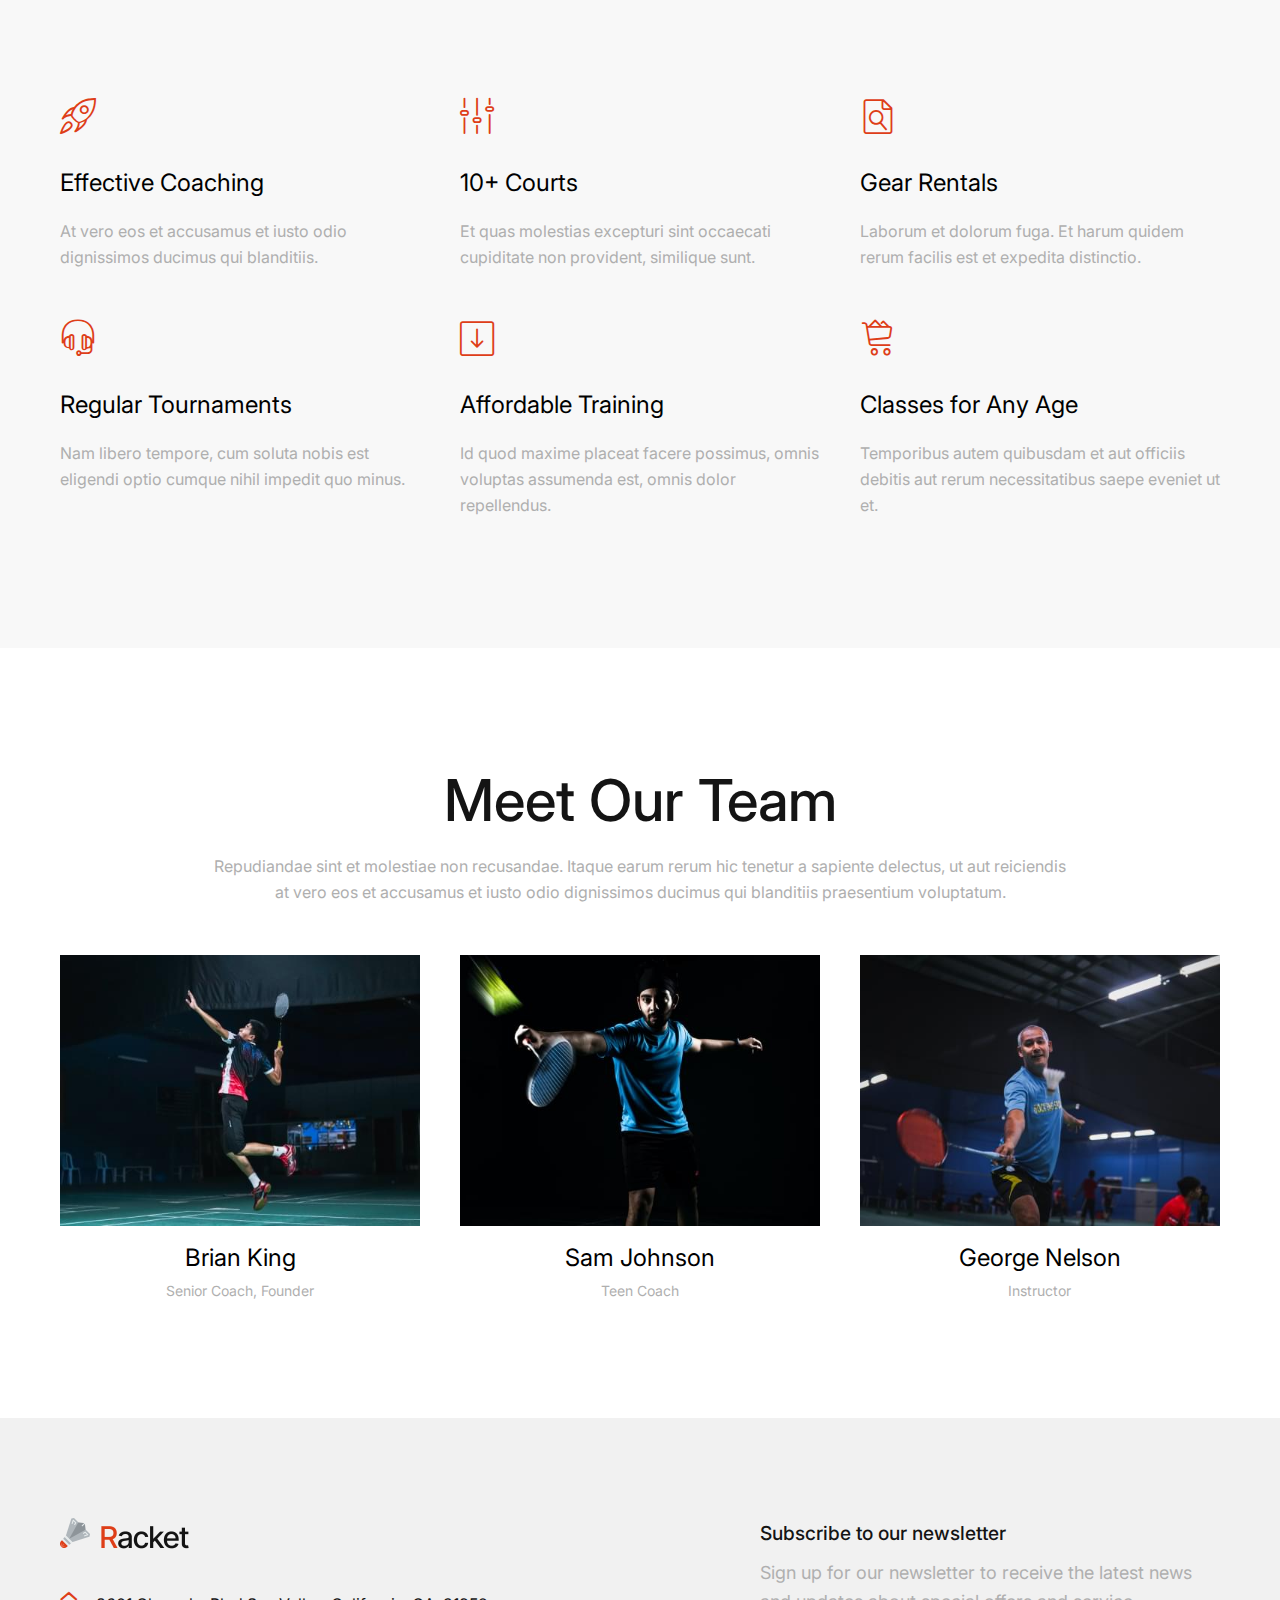
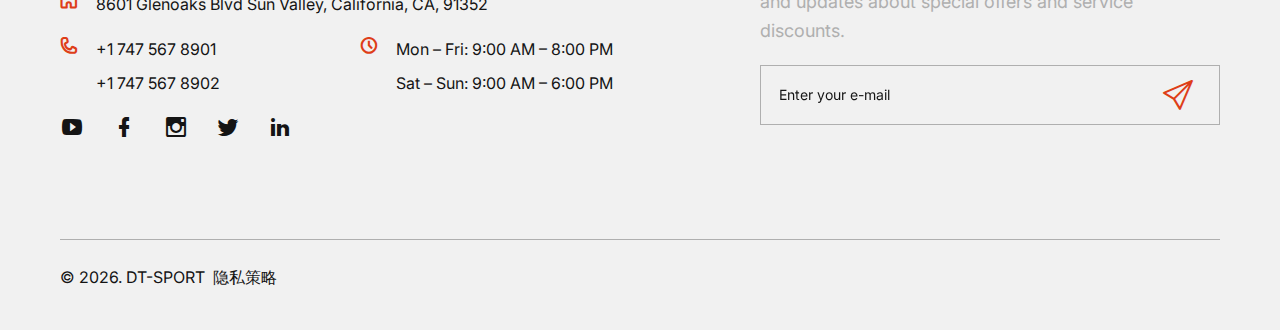
<file: about-us.html>
<!DOCTYPE html>
<html class="wide wow-animation" lang="en">
  <head>
    <!-- Site Title-->
    <title>关于我们</title>
    <meta name="format-detection" content="telephone=no">
    <meta name="viewport" content="width=device-width, height=device-height, initial-scale=1.0, maximum-scale=1.0, user-scalable=0">
    <meta http-equiv="X-UA-Compatible" content="IE=edge">
    <meta charset="utf-8">
    <link rel="icon" href="images/favicon.ico" type="image/x-icon">
    <!-- Stylesheets-->
    <link rel="stylesheet" type="text/css" href="https://fonts.googleapis.com/css2?family=Inter:wght@400;500;600;800;900&amp;display=swap">
    <link rel="stylesheet" href="css/bootstrap.css">
    <link rel="stylesheet" href="css/fonts.css">
    <link rel="stylesheet" href="css/style.css">
  </head>
  <body>
    <div id="page-loader">
      <div class="cssload-container">
        <div class="cssload-speeding-wheel"></div>
      </div>
    </div>
    <!-- Page-->
    <div class="page">
      <!-- Page header-->
      <header class="section page-header">
        <!--RD Navbar-->
        <div class="rd-navbar-wrap">
          <nav class="rd-navbar rd-navbar-classic" data-layout="rd-navbar-fixed" data-sm-layout="rd-navbar-fixed" data-md-layout="rd-navbar-fixed" data-lg-layout="rd-navbar-fixed" data-xl-layout="rd-navbar-static" data-xxl-layout="rd-navbar-static" data-md-device-layout="rd-navbar-fixed" data-lg-device-layout="rd-navbar-fixed" data-xl-device-layout="rd-navbar-static" data-xxl-device-layout="rd-navbar-static" data-xl-stick-up-offset="1px" data-xxl-stick-up-offset="1px" data-xl-stick-up="true" data-xxl-stick-up="true">
            <div class="rd-navbar-collapse-toggle rd-navbar-fixed-element-1" data-rd-navbar-toggle=".rd-navbar-collapse"><span></span></div>
            <div class="rd-navbar-main-outer">
              <div class="rd-navbar-main">
                <!--RD Navbar Panel-->
                <div class="rd-navbar-panel">
                  <!--RD Navbar Toggle-->
                  <button class="rd-navbar-toggle" data-rd-navbar-toggle=".rd-navbar-nav-wrap"><span></span></button>
                  <!--RD Navbar Brand-->
                  <div class="rd-navbar-brand">
                    <!-- Brand--><a class="brand" href="index.html"><img class="brand-logo-dark" src="images/logo-default-260x72.png" alt="" width="130" height="36"/><img class="brand-logo-light" src="images/logo-inverse-260x72.png" alt="" width="130" height="36"/></a>
                  </div>
                </div>
                <div class="rd-navbar-nav-wrap">
                  <ul class="rd-navbar-nav">
                    <li class="rd-nav-item"><a class="rd-nav-link" href="index.html">主页</a>
                    </li>
                    <li class="rd-nav-item active"><a class="rd-nav-link" href="about-us.html">关于我们</a>
                      <ul class="rd-menu rd-navbar-dropdown">
                        <li class="rd-dropdown-item"><a class="rd-dropdown-link" href="our-team.html">Our team</a>
                        </li>
                        <li class="rd-dropdown-item"><a class="rd-dropdown-link" href="team-member-profile.html">Team member profile</a>
                        </li>
                      </ul>
                    </li>
                    <li class="rd-nav-item"><a class="rd-nav-link" href="#">Pages</a>
                      <ul class="rd-menu rd-navbar-dropdown">
                        <li class="rd-dropdown-item"><a class="rd-dropdown-link" href="privacy-policy.html">隐私策略</a>
                        </li>
<!--                        <li class="rd-dropdown-item"><a class="rd-dropdown-link" href="404-page.html">404 page</a>-->
<!--                        </li>-->
<!--                        <li class="rd-dropdown-item"><a class="rd-dropdown-link" href="coming-soon.html">Coming soon</a>-->
<!--                        </li>-->
<!--                        <li class="rd-dropdown-item"><a class="rd-dropdown-link" href="tabs.html">Tabs</a>-->
<!--                        </li>-->
<!--                        <li class="rd-dropdown-item"><a class="rd-dropdown-link" href="circles-counter.html">Circles counter</a>-->
<!--                        </li>-->
                        <li class="rd-dropdown-item"><a class="rd-dropdown-link" href="buttons.html">Buttons</a>
                        </li>
                        <li class="rd-dropdown-item"><a class="rd-dropdown-link" href="typography.html">Typography</a>
                        </li>
                      </ul>
                    </li>
                    <li class="rd-nav-item"><a class="rd-nav-link" href="#">相册</a>
                      <ul class="rd-menu rd-navbar-dropdown">
                        <li class="rd-dropdown-item"><a class="rd-dropdown-link" href="portfolio.html">Portfolio</a>
                        </li>
                        <li class="rd-dropdown-item"><a class="rd-dropdown-link" href="single-portfolio.html">Single Portfolio</a>
                        </li>
                      </ul>
                    </li>
                    <li class="rd-nav-item"><a class="rd-nav-link" href="contact-us.html">联系我们</a>
                    </li>
                  </ul>
                </div>
                <!-- RD Navbar collapse-->
                <div class="rd-navbar-aside rd-navbar-collapse">
                  <div class="rd-navbar-info">
                    <div class="rd-navbar-info-item">
                      <div class="rd-navbar-info-icon icomoon-map"></div><a class="rd-navbar-info-text link-darker" href="#">178 West 27th Street, Suite 527, New York</a>
                    </div>
                    <div class="rd-navbar-info-item">
                      <div class="rd-navbar-info-icon icomoon-email"></div><a class="rd-navbar-info-text link-darker" href="mailto:#">support@demolink.org</a>
                    </div>
                  </div>
                </div>
              </div>
            </div>
          </nav>
        </div>
      </header>
      <!-- Breadcrumbs-->
      <section class="section novi-bg novi-bg-img breadcrumbs-custom">
        <div class="container">
          <div class="breadcrumbs-custom__inner">
            <p class="breadcrumbs-custom__title">关于我们</p>
            <ul class="breadcrumbs-custom__path">
              <li><a href="index.html">主页</a></li>
              <li class="active">关于我们</li>
            </ul>
          </div>
        </div>
      </section>

      <section class="section parallax-container text-center parallax-header context-dark bg-mask" data-parallax-img="images/background-05.jpg">
        <div class="parallax-content">
          <div class="parallax-header__inner">
            <div class="parallax-header__content">
              <div class="container">
                <div class="row row-fix justify-content-sm-center">
                  <div class="col-md-10 col-xl-8">
                    <h3>关于我们</h3>
                    <p>Lorem ipsum dolor sit amet, consectetur adipiscing elit, sed do eiusmod tempor incididunt ut labore et dolore magna aliqua. Ut enim ad minim veniam, quis nostrud exercitation ullamco laboris nisi ut aliquip ex ea commodo consequat. Duis aute irure dolor in reprehenderit in voluptate velit esse cillum dolore.</p>
                  </div>
                </div>
              </div>
            </div>
          </div>
        </div>
      </section>
      <section class="section novi-bg novi-bg-img section-lg bg-default">
        <div class="container">
          <div class="row row-50">
            <div class="col-md-6">
              <h4>Our Mission</h4>
              <p>Sed ut perspiciatis unde omnis iste natus error sit voluptatem accusantium doloremque laudantium, totam rem aperiam, eaque ipsa quae ab illo inventore veritatis et quasi architecto beatae vitae dicta sunt explicabo. Nemo enim ipsam voluptatem.</p>
            </div>
            <div class="col-md-6">
              <h4>Our Vision</h4>
              <p>Neque porro quisquam est, qui dolorem ipsum quia dolor sit amet, consectetur, adipisci velit, sed quia non numquam eius modi tempora incidunt ut labore et dolore magnam aliquam quaerat voluptatem.</p>
            </div>
          </div>
        </div>
      </section>
      <section class="section novi-bg novi-bg-img bg-image context-dark" style="background-image:url(images/background-03.jpg)">
        <div class="container">
          <div class="row row-fix justify-content-center text-center">
            <div class="col-md-10 col-lg-9 section-xl">
              <h3>Haven’t Found What You Like? Check Out Our Services</h3>
              <p>Ut enim ad minima veniam, quis nostrum exercitationem ullam corporis suscipit laboriosam, nisi ut aliquid ex ea commodi consequatur. Quis autem vel eum iure reprehenderit qui in ea voluptate velit esse quam nihil molestiae consequatur.</p><a class="button button-gray-light-outline" href="#">View now!</a>
            </div>
          </div>
        </div>
      </section>

      <section class="section novi-bg novi-bg-img section-xl bg-gray-lighter">
        <div class="container">
          <div class="row row-50 row-lg-90">
            <div class="col-md-6 col-lg-4">
              <!-- Blurb minimal-->
              <article class="blurb blurb-minimal">
                <div class="blurb-minimal__icon"><span class="icon novi-icon linear-icon-rocket"></span></div>
                <p class="blurb__title">Effective Coaching</p>
                <p>At vero eos et accusamus et iusto odio dignissimos ducimus qui blanditiis.</p>
              </article>
            </div>
            <div class="col-md-6 col-lg-4">
              <!-- Blurb minimal-->
              <article class="blurb blurb-minimal">
                <div class="blurb-minimal__icon"><span class="icon novi-icon linear-icon-equalizer"></span></div>
                <p class="blurb__title">10+ Courts</p>
                <p>Et quas molestias excepturi sint occaecati cupiditate non provident, similique sunt.</p>
              </article>
            </div>
            <div class="col-md-6 col-lg-4">
              <!-- Blurb minimal-->
              <article class="blurb blurb-minimal">
                <div class="blurb-minimal__icon"><span class="icon novi-icon linear-icon-file-search"></span></div>
                <p class="blurb__title">Gear Rentals</p>
                <p>Laborum et dolorum fuga. Et harum quidem rerum facilis est et expedita distinctio.</p>
              </article>
            </div>
            <div class="col-md-6 col-lg-4">
              <!-- Blurb minimal-->
              <article class="blurb blurb-minimal">
                <div class="blurb-minimal__icon"><span class="icon novi-icon linear-icon-headset"></span></div>
                <p class="blurb__title">Regular Tournaments</p>
                <p>Nam libero tempore, cum soluta nobis est eligendi optio cumque nihil impedit quo minus.</p>
              </article>
            </div>
            <div class="col-md-6 col-lg-4">
              <!-- Blurb minimal-->
              <article class="blurb blurb-minimal">
                <div class="blurb-minimal__icon"><span class="icon novi-icon linear-icon-arrow-down-square"></span></div>
                <p class="blurb__title">Affordable Training</p>
                <p>Id quod maxime placeat facere possimus, omnis voluptas assumenda est, omnis dolor repellendus.</p>
              </article>
            </div>
            <div class="col-md-6 col-lg-4">
              <!-- Blurb minimal-->
              <article class="blurb blurb-minimal">
                <div class="blurb-minimal__icon"><span class="icon novi-icon linear-icon-cart-full"></span></div>
                <p class="blurb__title">Classes for Any Age</p>
                <p>Temporibus autem quibusdam et aut officiis debitis aut rerum necessitatibus saepe eveniet ut et.</p>
              </article>
            </div>
          </div>
        </div>
      </section>

      <section class="section novi-bg novi-bg-img section-lg bg-default text-center">
        <div class="container">
          <h3>Meet Our Team</h3>
          <p>Repudiandae sint et molestiae non recusandae. Itaque earum rerum hic tenetur a sapiente delectus, ut aut reiciendis<br class="d-none d-xl-block"> at vero eos et accusamus et iusto odio dignissimos ducimus qui blanditiis praesentium voluptatum.</p>
          <div class="row row-30 justify-content-sm-center">
            <div class="col-md-6 col-lg-4">
              <!-- Thumb corporate-->
              <div class="thumb thumb-corporate">
                <div class="thumb-corporate__main"><img src="images/team-01-480x362.jpg" alt="" width="480" height="362"/>
                  <div class="thumb-corporate__overlay">
                    <ul class="list-inline-sm thumb-corporate__list">
                      <li><a class="icon-sm fa-facebook icon novi-icon" href="#"></a></li>
                      <li><a class="icon-sm fa-twitter icon novi-icon" href="#"></a></li>
                      <li><a class="icon-sm fa-google-plus icon novi-icon" href="#"></a></li>
                      <li><a class="icon-sm fa-vimeo icon novi-icon" href="#"></a></li>
                      <li><a class="icon-sm fa-youtube icon novi-icon" href="#"></a></li>
                      <li><a class="icon-sm fa-pinterest-p icon novi-icon" href="#"></a></li>
                    </ul>
                  </div>
                </div>
                <div class="thumb-corporate__caption">
                  <p class="thumb__title"><a href="team-member-profile.html">Brian King</a></p>
                  <p class="thumb__subtitle">Senior Coach, Founder</p>
                </div>
              </div>
            </div>
            <div class="col-md-6 col-lg-4">
              <!-- Thumb corporate-->
              <div class="thumb thumb-corporate">
                <div class="thumb-corporate__main"><img src="images/team-02-480x362.jpg" alt="" width="480" height="362"/>
                  <div class="thumb-corporate__overlay">
                    <ul class="list-inline-sm thumb-corporate__list">
                      <li><a class="icon-sm fa-facebook icon novi-icon" href="#"></a></li>
                      <li><a class="icon-sm fa-twitter icon novi-icon" href="#"></a></li>
                      <li><a class="icon-sm fa-google-plus icon novi-icon" href="#"></a></li>
                      <li><a class="icon-sm fa-vimeo icon novi-icon" href="#"></a></li>
                      <li><a class="icon-sm fa-youtube icon novi-icon" href="#"></a></li>
                      <li><a class="icon-sm fa-pinterest-p icon novi-icon" href="#"></a></li>
                    </ul>
                  </div>
                </div>
                <div class="thumb-corporate__caption">
                  <p class="thumb__title"><a href="team-member-profile.html">Sam Johnson</a></p>
                  <p class="thumb__subtitle">Teen Coach</p>
                </div>
              </div>
            </div>
            <div class="col-md-6 col-lg-4">
              <!-- Thumb corporate-->
              <div class="thumb thumb-corporate">
                <div class="thumb-corporate__main"><img src="images/team-03-480x362.jpg" alt="" width="480" height="362"/>
                  <div class="thumb-corporate__overlay">
                    <ul class="list-inline-sm thumb-corporate__list">
                      <li><a class="icon-sm fa-facebook icon novi-icon" href="#"></a></li>
                      <li><a class="icon-sm fa-twitter icon novi-icon" href="#"></a></li>
                      <li><a class="icon-sm fa-google-plus icon novi-icon" href="#"></a></li>
                      <li><a class="icon-sm fa-vimeo icon novi-icon" href="#"></a></li>
                      <li><a class="icon-sm fa-youtube icon novi-icon" href="#"></a></li>
                      <li><a class="icon-sm fa-pinterest-p icon novi-icon" href="#"></a></li>
                    </ul>
                  </div>
                </div>
                <div class="thumb-corporate__caption">
                  <p class="thumb__title"><a href="team-member-profile.html">George Nelson</a></p>
                  <p class="thumb__subtitle">Instructor</p>
                </div>
              </div>
            </div>
          </div>
        </div>
      </section>

      <!-- Page Footer-->
      <footer class="section footer-classic">
        <div class="container">
          <div class="row row-30 justify-content-xl-between">
            <div class="col-md-6 col-lg-7 col-xl-6">
              <!-- Brand--><a class="brand" href="index.html"><img class="brand-logo-dark" src="images/logo-default-260x72.png" alt="" width="130" height="36"/><img class="brand-logo-light" src="images/logo-inverse-260x72.png" alt="" width="130" height="36"/></a>
              <div class="list-icon">
                <div class="list-icon-left icomoon-home"></div>
                <div class="list-icon-body">
                  <div class="list-icon-item"><a href="#">8601 Glenoaks Blvd Sun Valley, California, CA, 91352</a></div>
                </div>
              </div>
              <div class="row row-15 row-list">
                <div class="col-xs-6 col-sm-5 col-md-12 col-lg-5 col-xl-6">
                  <div class="list-icon">
                    <div class="list-icon-left icomoon-phone"></div>
                    <div class="list-icon-body">
                      <div class="list-icon-item"><a href="tel:#">+1 747 567 8901</a></div>
                      <div class="list-icon-item"><a href="tel:#">+1 747 567 8902</a></div>
                    </div>
                  </div>
                </div>
                <div class="col-xs-6 col-sm-7 col-md-12 col-lg-7 col-xl-6">
                  <div class="list-icon">
                    <div class="list-icon-left icomoon-clock"></div>
                    <div class="list-icon-body">
                      <div class="list-icon-item">Mon – Fri: 9:00 AM – 8:00 PM</div>
                      <div class="list-icon-item">Sat – Sun: 9:00 AM – 6:00 PM</div>
                    </div>
                  </div>
                </div>
              </div>
              <div class="list-social"><a class="list-social-icon mdi mdi-youtube-play" href="#"></a><a class="list-social-icon mdi mdi-facebook" href="#"></a><a class="list-social-icon mdi mdi-instagram" href="#"></a><a class="list-social-icon mdi mdi-twitter" href="#"></a><a class="list-social-icon mdi mdi-linkedin" href="#"></a></div>
            </div>
            <div class="col-md-6 col-lg-5 col-xl-5">
              <h5>Subscribe to our newsletter</h5>
              <p class="big">Sign up for our newsletter to receive the latest news and updates about special offers and service discounts.</p>
              <form class="rd-mailform rd-form-boxed" data-form-output="form-output-global" data-form-type="subscribe" method="post" action="bat/rd-mailform.php">
                <div class="form-wrap">
                  <input class="form-input" type="email" name="email" data-constraints="@Email @Required" id="footer-mail">
                  <label class="form-label" for="footer-mail">Enter your e-mail</label>
                </div>
                <button class="form-button icomoon-send"></button>
              </form>
            </div>
          </div>
          <div class="divider divider-1"></div>
          <p class="rights"><span>&copy;&nbsp;</span><span class="copyright-year"></span><span>.&nbsp;</span>DT-SPORT&nbsp;&nbsp;<a href="privacy-policy.html">隐私策略</a></p>
        </div>
      </footer>
    </div>
    <!-- Global Mailform Output-->
    <div class="snackbars" id="form-output-global"></div>
    <!-- Javascript-->
    <script src="js/core.min.js"></script>
    <script src="js/script.js"></script>
  </body>
</html>
</file>
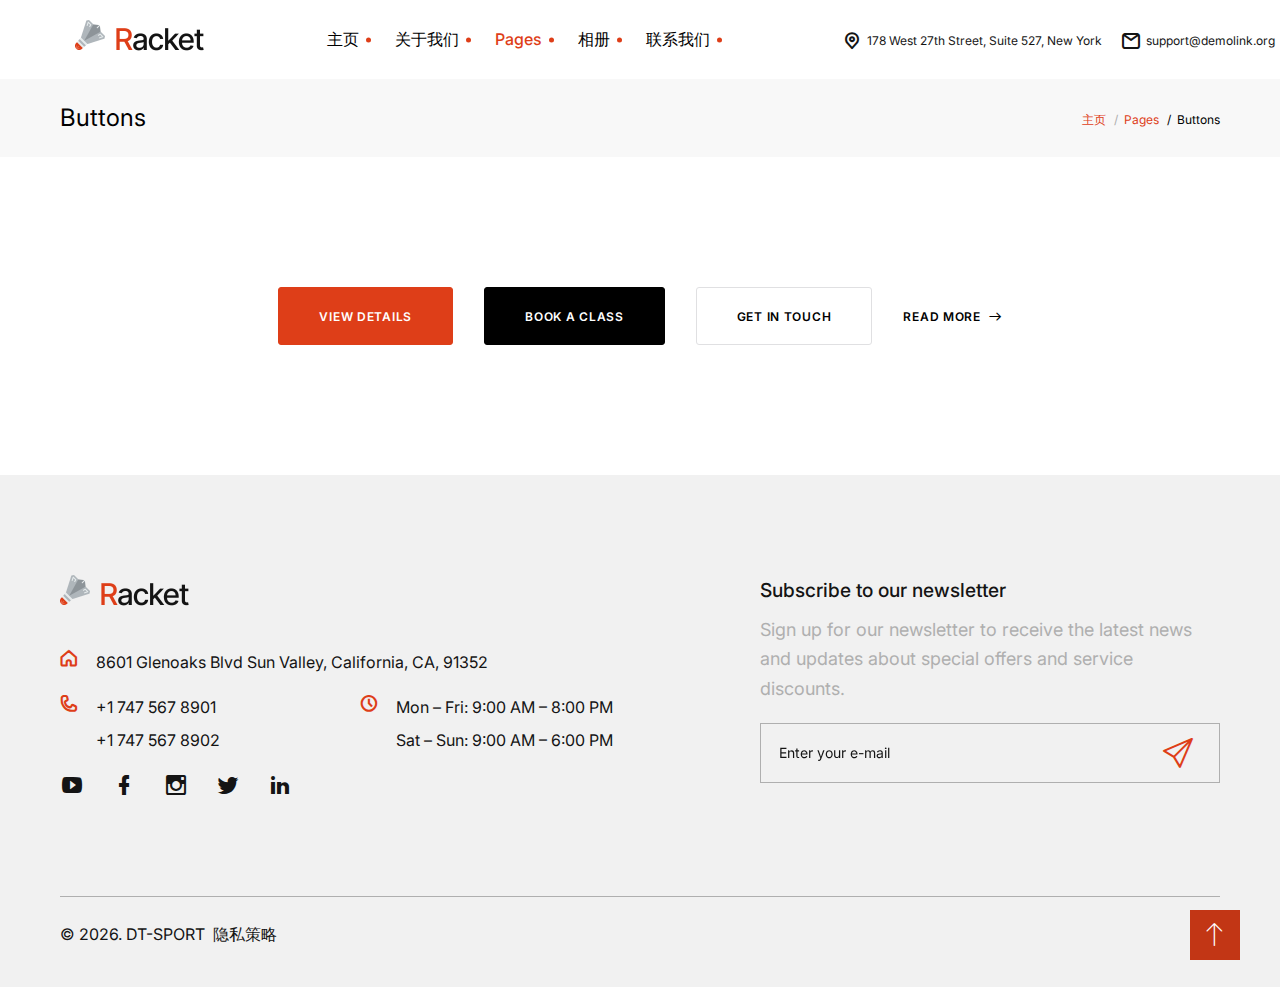
<file: buttons.html>
<!DOCTYPE html>
<html class="wide wow-animation" lang="en">
  <head>
    <!-- Site Title-->
    <title>Buttons</title>
    <meta name="format-detection" content="telephone=no">
    <meta name="viewport" content="width=device-width, height=device-height, initial-scale=1.0, maximum-scale=1.0, user-scalable=0">
    <meta http-equiv="X-UA-Compatible" content="IE=edge">
    <meta charset="utf-8">
    <link rel="icon" href="images/favicon.ico" type="image/x-icon">
    <!-- Stylesheets-->
    <link rel="stylesheet" type="text/css" href="https://fonts.googleapis.com/css2?family=Inter:wght@400;500;600;800;900&amp;display=swap">
    <link rel="stylesheet" href="css/bootstrap.css">
    <link rel="stylesheet" href="css/fonts.css">
    <link rel="stylesheet" href="css/style.css">
  </head>
  <body>
    <div id="page-loader">
      <div class="cssload-container">
        <div class="cssload-speeding-wheel"></div>
      </div>
    </div>
    <!-- Page-->
    <div class="page">
      <!-- Page header-->
      <header class="section page-header">
        <!--RD Navbar-->
        <div class="rd-navbar-wrap">
          <nav class="rd-navbar rd-navbar-classic" data-layout="rd-navbar-fixed" data-sm-layout="rd-navbar-fixed" data-md-layout="rd-navbar-fixed" data-lg-layout="rd-navbar-fixed" data-xl-layout="rd-navbar-static" data-xxl-layout="rd-navbar-static" data-md-device-layout="rd-navbar-fixed" data-lg-device-layout="rd-navbar-fixed" data-xl-device-layout="rd-navbar-static" data-xxl-device-layout="rd-navbar-static" data-xl-stick-up-offset="1px" data-xxl-stick-up-offset="1px" data-xl-stick-up="true" data-xxl-stick-up="true">
            <div class="rd-navbar-collapse-toggle rd-navbar-fixed-element-1" data-rd-navbar-toggle=".rd-navbar-collapse"><span></span></div>
            <div class="rd-navbar-main-outer">
              <div class="rd-navbar-main">
                <!--RD Navbar Panel-->
                <div class="rd-navbar-panel">
                  <!--RD Navbar Toggle-->
                  <button class="rd-navbar-toggle" data-rd-navbar-toggle=".rd-navbar-nav-wrap"><span></span></button>
                  <!--RD Navbar Brand-->
                  <div class="rd-navbar-brand">
                    <!-- Brand--><a class="brand" href="index.html"><img class="brand-logo-dark" src="images/logo-default-260x72.png" alt="" width="130" height="36"/><img class="brand-logo-light" src="images/logo-inverse-260x72.png" alt="" width="130" height="36"/></a>
                  </div>
                </div>
                <div class="rd-navbar-nav-wrap">
                  <ul class="rd-navbar-nav">
                    <li class="rd-nav-item"><a class="rd-nav-link" href="index.html">主页</a>
                    </li>
                    <li class="rd-nav-item"><a class="rd-nav-link" href="about-us.html">关于我们</a>
                      <ul class="rd-menu rd-navbar-dropdown">
                        <li class="rd-dropdown-item"><a class="rd-dropdown-link" href="our-team.html">Our team</a>
                        </li>
                        <li class="rd-dropdown-item"><a class="rd-dropdown-link" href="team-member-profile.html">Team member profile</a>
                        </li>
                      </ul>
                    </li>
                    <li class="rd-nav-item active"><a class="rd-nav-link" href="#">Pages</a>
                      <ul class="rd-menu rd-navbar-dropdown">
                        <li class="rd-dropdown-item"><a class="rd-dropdown-link" href="privacy-policy.html">隐私策略</a>
                        </li>
<!--                        <li class="rd-dropdown-item"><a class="rd-dropdown-link" href="404-page.html">404 page</a>-->
<!--                        </li>-->
<!--                        <li class="rd-dropdown-item"><a class="rd-dropdown-link" href="coming-soon.html">Coming soon</a>-->
<!--                        </li>-->
<!--                        <li class="rd-dropdown-item"><a class="rd-dropdown-link" href="tabs.html">Tabs</a>-->
<!--                        </li>-->
<!--                        <li class="rd-dropdown-item"><a class="rd-dropdown-link" href="circles-counter.html">Circles counter</a>-->
<!--                        </li>-->
                        <li class="rd-dropdown-item active"><a class="rd-dropdown-link" href="buttons.html">Buttons</a>
                        </li>
                        <li class="rd-dropdown-item"><a class="rd-dropdown-link" href="typography.html">Typography</a>
                        </li>
                      </ul>
                    </li>
                    <li class="rd-nav-item"><a class="rd-nav-link" href="#">相册</a>
                      <ul class="rd-menu rd-navbar-dropdown">
                        <li class="rd-dropdown-item"><a class="rd-dropdown-link" href="portfolio.html">Portfolio</a>
                        </li>
                        <li class="rd-dropdown-item"><a class="rd-dropdown-link" href="single-portfolio.html">Single Portfolio</a>
                        </li>
                      </ul>
                    </li>
                    <li class="rd-nav-item"><a class="rd-nav-link" href="contact-us.html">联系我们</a>
                    </li>
                  </ul>
                </div>
                <!-- RD Navbar collapse-->
                <div class="rd-navbar-aside rd-navbar-collapse">
                  <div class="rd-navbar-info">
                    <div class="rd-navbar-info-item">
                      <div class="rd-navbar-info-icon icomoon-map"></div><a class="rd-navbar-info-text link-darker" href="#">178 West 27th Street, Suite 527, New York</a>
                    </div>
                    <div class="rd-navbar-info-item">
                      <div class="rd-navbar-info-icon icomoon-email"></div><a class="rd-navbar-info-text link-darker" href="mailto:#">support@demolink.org</a>
                    </div>
                  </div>
                </div>
              </div>
            </div>
          </nav>
        </div>
      </header>
      <!-- Breadcrumbs-->
      <section class="section novi-bg novi-bg-img breadcrumbs-custom">
        <div class="container">
          <div class="breadcrumbs-custom__inner">
            <p class="breadcrumbs-custom__title">Buttons</p>
            <ul class="breadcrumbs-custom__path">
              <li><a href="index.html">主页</a></li>
              <li><a href="#">Pages</a></li>
              <li class="active">Buttons</li>
            </ul>
          </div>
        </div>
      </section>

      <!-- Buttons-->
      <section class="section novi-bg novi-bg-img section-xl bg-default text-center">
        <div class="container">
          <div class="group-lg">
            <div class="button button-primary">View Details</div>
            <div class="button button-black">Book a Class</div>
            <div class="button button-gray-light-outline">Get in Touch</div>
            <div class="button button-link">read more</div>
          </div>
        </div>
      </section>

      <!-- Page Footer-->
      <footer class="section footer-classic">
        <div class="container">
          <div class="row row-30 justify-content-xl-between">
            <div class="col-md-6 col-lg-7 col-xl-6">
              <!-- Brand--><a class="brand" href="index.html"><img class="brand-logo-dark" src="images/logo-default-260x72.png" alt="" width="130" height="36"/><img class="brand-logo-light" src="images/logo-inverse-260x72.png" alt="" width="130" height="36"/></a>
              <div class="list-icon">
                <div class="list-icon-left icomoon-home"></div>
                <div class="list-icon-body">
                  <div class="list-icon-item"><a href="#">8601 Glenoaks Blvd Sun Valley, California, CA, 91352</a></div>
                </div>
              </div>
              <div class="row row-15 row-list">
                <div class="col-xs-6 col-sm-5 col-md-12 col-lg-5 col-xl-6">
                  <div class="list-icon">
                    <div class="list-icon-left icomoon-phone"></div>
                    <div class="list-icon-body">
                      <div class="list-icon-item"><a href="tel:#">+1 747 567 8901</a></div>
                      <div class="list-icon-item"><a href="tel:#">+1 747 567 8902</a></div>
                    </div>
                  </div>
                </div>
                <div class="col-xs-6 col-sm-7 col-md-12 col-lg-7 col-xl-6">
                  <div class="list-icon">
                    <div class="list-icon-left icomoon-clock"></div>
                    <div class="list-icon-body">
                      <div class="list-icon-item">Mon – Fri: 9:00 AM – 8:00 PM</div>
                      <div class="list-icon-item">Sat – Sun: 9:00 AM – 6:00 PM</div>
                    </div>
                  </div>
                </div>
              </div>
              <div class="list-social"><a class="list-social-icon mdi mdi-youtube-play" href="#"></a><a class="list-social-icon mdi mdi-facebook" href="#"></a><a class="list-social-icon mdi mdi-instagram" href="#"></a><a class="list-social-icon mdi mdi-twitter" href="#"></a><a class="list-social-icon mdi mdi-linkedin" href="#"></a></div>
            </div>
            <div class="col-md-6 col-lg-5 col-xl-5">
              <h5>Subscribe to our newsletter</h5>
              <p class="big">Sign up for our newsletter to receive the latest news and updates about special offers and service discounts.</p>
              <form class="rd-mailform rd-form-boxed" data-form-output="form-output-global" data-form-type="subscribe" method="post" action="bat/rd-mailform.php">
                <div class="form-wrap">
                  <input class="form-input" type="email" name="email" data-constraints="@Email @Required" id="footer-mail">
                  <label class="form-label" for="footer-mail">Enter your e-mail</label>
                </div>
                <button class="form-button icomoon-send"></button>
              </form>
            </div>
          </div>
          <div class="divider divider-1"></div>
          <p class="rights"><span>&copy;&nbsp;</span><span class="copyright-year"></span><span>.&nbsp;</span>DT-SPORT&nbsp;&nbsp;<a href="privacy-policy.html">隐私策略</a></p>
        </div>
      </footer>
    </div>
    <!-- Global Mailform Output-->
    <div class="snackbars" id="form-output-global"></div>
    <!-- Javascript-->
    <script src="js/core.min.js"></script>
    <script src="js/script.js"></script>
  </body>
</html>
</file>
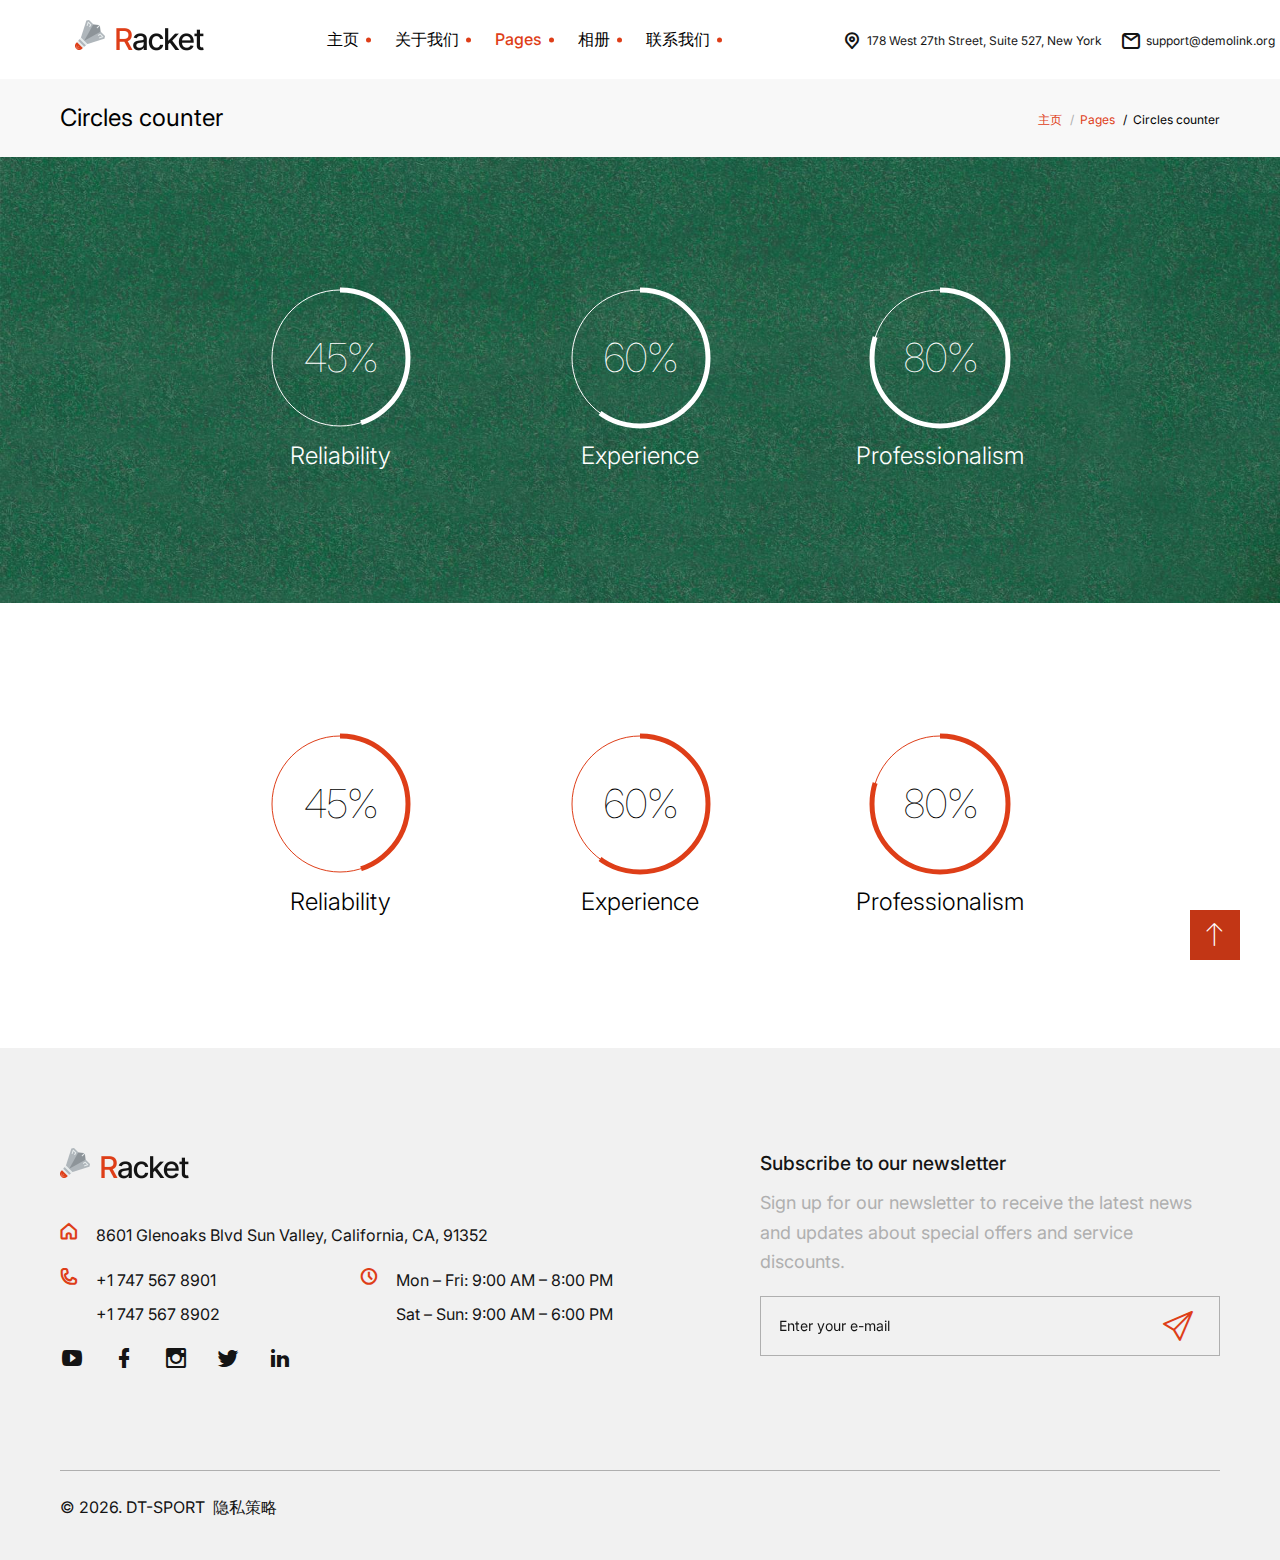
<file: circles-counter.html>
<!DOCTYPE html>
<html class="wide wow-animation" lang="en">
  <head>
    <!-- Site Title-->
    <title>Circles Counter</title>
    <meta name="format-detection" content="telephone=no">
    <meta name="viewport" content="width=device-width, height=device-height, initial-scale=1.0, maximum-scale=1.0, user-scalable=0">
    <meta http-equiv="X-UA-Compatible" content="IE=edge">
    <meta charset="utf-8">
    <link rel="icon" href="images/favicon.ico" type="image/x-icon">
    <!-- Stylesheets-->
    <link rel="stylesheet" type="text/css" href="https://fonts.googleapis.com/css2?family=Inter:wght@400;500;600;800;900&amp;display=swap">
    <link rel="stylesheet" href="css/bootstrap.css">
    <link rel="stylesheet" href="css/fonts.css">
    <link rel="stylesheet" href="css/style.css">
  </head>
  <body>
    <div id="page-loader">
      <div class="cssload-container">
        <div class="cssload-speeding-wheel"></div>
      </div>
    </div>
    <!-- Page-->
    <div class="page">
      <!-- Page header-->
      <header class="section page-header">
        <!--RD Navbar-->
        <div class="rd-navbar-wrap">
          <nav class="rd-navbar rd-navbar-classic" data-layout="rd-navbar-fixed" data-sm-layout="rd-navbar-fixed" data-md-layout="rd-navbar-fixed" data-lg-layout="rd-navbar-fixed" data-xl-layout="rd-navbar-static" data-xxl-layout="rd-navbar-static" data-md-device-layout="rd-navbar-fixed" data-lg-device-layout="rd-navbar-fixed" data-xl-device-layout="rd-navbar-static" data-xxl-device-layout="rd-navbar-static" data-xl-stick-up-offset="1px" data-xxl-stick-up-offset="1px" data-xl-stick-up="true" data-xxl-stick-up="true">
            <div class="rd-navbar-collapse-toggle rd-navbar-fixed-element-1" data-rd-navbar-toggle=".rd-navbar-collapse"><span></span></div>
            <div class="rd-navbar-main-outer">
              <div class="rd-navbar-main">
                <!--RD Navbar Panel-->
                <div class="rd-navbar-panel">
                  <!--RD Navbar Toggle-->
                  <button class="rd-navbar-toggle" data-rd-navbar-toggle=".rd-navbar-nav-wrap"><span></span></button>
                  <!--RD Navbar Brand-->
                  <div class="rd-navbar-brand">
                    <!-- Brand--><a class="brand" href="index.html"><img class="brand-logo-dark" src="images/logo-default-260x72.png" alt="" width="130" height="36"/><img class="brand-logo-light" src="images/logo-inverse-260x72.png" alt="" width="130" height="36"/></a>
                  </div>
                </div>
                <div class="rd-navbar-nav-wrap">
                  <ul class="rd-navbar-nav">
                    <li class="rd-nav-item"><a class="rd-nav-link" href="index.html">主页</a>
                    </li>
                    <li class="rd-nav-item"><a class="rd-nav-link" href="about-us.html">关于我们</a>
                      <ul class="rd-menu rd-navbar-dropdown">
                        <li class="rd-dropdown-item"><a class="rd-dropdown-link" href="our-team.html">Our team</a>
                        </li>
                        <li class="rd-dropdown-item"><a class="rd-dropdown-link" href="team-member-profile.html">Team member profile</a>
                        </li>
                      </ul>
                    </li>
                    <li class="rd-nav-item active"><a class="rd-nav-link" href="#">Pages</a>
                      <ul class="rd-menu rd-navbar-dropdown">
                        <li class="rd-dropdown-item"><a class="rd-dropdown-link" href="privacy-policy.html">隐私策略</a>
                        </li>
<!--                        <li class="rd-dropdown-item"><a class="rd-dropdown-link" href="404-page.html">404 page</a>-->
<!--                        </li>-->
<!--                        <li class="rd-dropdown-item"><a class="rd-dropdown-link" href="coming-soon.html">Coming soon</a>-->
<!--                        </li>-->
<!--                        <li class="rd-dropdown-item"><a class="rd-dropdown-link" href="tabs.html">Tabs</a>-->
<!--                        </li>-->
<!--                        <li class="rd-dropdown-item active"><a class="rd-dropdown-link" href="circles-counter.html">Circles counter</a>-->
<!--                        </li>-->
                        <li class="rd-dropdown-item"><a class="rd-dropdown-link" href="buttons.html">Buttons</a>
                        </li>
                        <li class="rd-dropdown-item"><a class="rd-dropdown-link" href="typography.html">Typography</a>
                        </li>
                      </ul>
                    </li>
                    <li class="rd-nav-item"><a class="rd-nav-link" href="#">相册</a>
                      <ul class="rd-menu rd-navbar-dropdown">
                        <li class="rd-dropdown-item"><a class="rd-dropdown-link" href="portfolio.html">Portfolio</a>
                        </li>
                        <li class="rd-dropdown-item"><a class="rd-dropdown-link" href="single-portfolio.html">Single Portfolio</a>
                        </li>
                      </ul>
                    </li>
                    <li class="rd-nav-item"><a class="rd-nav-link" href="contact-us.html">联系我们</a>
                    </li>
                  </ul>
                </div>
                <!-- RD Navbar collapse-->
                <div class="rd-navbar-aside rd-navbar-collapse">
                  <div class="rd-navbar-info">
                    <div class="rd-navbar-info-item">
                      <div class="rd-navbar-info-icon icomoon-map"></div><a class="rd-navbar-info-text link-darker" href="#">178 West 27th Street, Suite 527, New York</a>
                    </div>
                    <div class="rd-navbar-info-item">
                      <div class="rd-navbar-info-icon icomoon-email"></div><a class="rd-navbar-info-text link-darker" href="mailto:#">support@demolink.org</a>
                    </div>
                  </div>
                </div>
              </div>
            </div>
          </nav>
        </div>
      </header>
      <!-- Breadcrumbs-->
      <section class="section novi-bg novi-bg-img breadcrumbs-custom">
        <div class="container">
          <div class="breadcrumbs-custom__inner">
            <p class="breadcrumbs-custom__title">Circles counter</p>
            <ul class="breadcrumbs-custom__path">
              <li><a href="index.html">主页</a></li>
              <li><a href="#">Pages</a></li>
              <li class="active">Circles counter</li>
            </ul>
          </div>
        </div>
      </section>

      <section class="section novi-bg novi-bg-img section-xl bg-image text-center context-dark" style="background-image:url(images/background-03.jpg)">
        <div class="container">
          <div class="row justify-content-xs-center row-60">
            <div class="col-xs-6 col-md-4 col-xl-3">
                    <!--Circle progress bar-->
                    <div class="progress-circle">
                      <div class="progress-circle-block">
                        <svg class="progress-circle-bar" x="0" y="0" width="142" height="142" viewbox="0 0 142 142">
                          <circle class="progress-circle-bg" cx="71" cy="71" r="68"></circle>
                          <circle class="progress-circle-fg clipped" cx="71" cy="71" r="68"></circle>
                        </svg>
                        <div class="progress-circle-counter">45</div>
                      </div>
                      <p class="progress-bar-circle-title">Reliability</p>
                    </div>
            </div>
            <div class="col-xs-6 col-md-4 col-xl-3">
                    <!--Circle progress bar-->
                    <div class="progress-circle">
                      <div class="progress-circle-block">
                        <svg class="progress-circle-bar" x="0" y="0" width="142" height="142" viewbox="0 0 142 142">
                          <circle class="progress-circle-bg" cx="71" cy="71" r="68"></circle>
                          <circle class="progress-circle-fg clipped" cx="71" cy="71" r="68"></circle>
                        </svg>
                        <div class="progress-circle-counter">60</div>
                      </div>
                      <p class="progress-bar-circle-title">Experience</p>
                    </div>
            </div>
            <div class="col-xs-6 col-md-4 col-xl-3">
                    <!--Circle progress bar-->
                    <div class="progress-circle">
                      <div class="progress-circle-block">
                        <svg class="progress-circle-bar" x="0" y="0" width="142" height="142" viewbox="0 0 142 142">
                          <circle class="progress-circle-bg" cx="71" cy="71" r="68"></circle>
                          <circle class="progress-circle-fg clipped" cx="71" cy="71" r="68"></circle>
                        </svg>
                        <div class="progress-circle-counter">80</div>
                      </div>
                      <p class="progress-bar-circle-title">Professionalism</p>
                    </div>
            </div>
          </div>
        </div>
      </section>

      <section class="section novi-bg novi-bg-img section-xl bg-default text-center">
        <div class="container">
          <div class="row justify-content-xs-center row-60">
            <div class="col-xs-6 col-md-4 col-xl-3">
                    <!--Circle progress bar-->
                    <div class="progress-circle">
                      <div class="progress-circle-block">
                        <svg class="progress-circle-bar" x="0" y="0" width="142" height="142" viewbox="0 0 142 142">
                          <circle class="progress-circle-bg" cx="71" cy="71" r="68"></circle>
                          <circle class="progress-circle-fg clipped" cx="71" cy="71" r="68"></circle>
                        </svg>
                        <div class="progress-circle-counter">45</div>
                      </div>
                      <p class="progress-bar-circle-title">Reliability</p>
                    </div>
            </div>
            <div class="col-xs-6 col-md-4 col-xl-3">
                    <!--Circle progress bar-->
                    <div class="progress-circle">
                      <div class="progress-circle-block">
                        <svg class="progress-circle-bar" x="0" y="0" width="142" height="142" viewbox="0 0 142 142">
                          <circle class="progress-circle-bg" cx="71" cy="71" r="68"></circle>
                          <circle class="progress-circle-fg clipped" cx="71" cy="71" r="68"></circle>
                        </svg>
                        <div class="progress-circle-counter">60</div>
                      </div>
                      <p class="progress-bar-circle-title">Experience</p>
                    </div>
            </div>
            <div class="col-xs-6 col-md-4 col-xl-3">
                    <!--Circle progress bar-->
                    <div class="progress-circle">
                      <div class="progress-circle-block">
                        <svg class="progress-circle-bar" x="0" y="0" width="142" height="142" viewbox="0 0 142 142">
                          <circle class="progress-circle-bg" cx="71" cy="71" r="68"></circle>
                          <circle class="progress-circle-fg clipped" cx="71" cy="71" r="68"></circle>
                        </svg>
                        <div class="progress-circle-counter">80</div>
                      </div>
                      <p class="progress-bar-circle-title">Professionalism</p>
                    </div>
            </div>
          </div>
        </div>
      </section>
      <!-- Page Footer-->
      <footer class="section footer-classic">
        <div class="container">
          <div class="row row-30 justify-content-xl-between">
            <div class="col-md-6 col-lg-7 col-xl-6">
              <!-- Brand--><a class="brand" href="index.html"><img class="brand-logo-dark" src="images/logo-default-260x72.png" alt="" width="130" height="36"/><img class="brand-logo-light" src="images/logo-inverse-260x72.png" alt="" width="130" height="36"/></a>
              <div class="list-icon">
                <div class="list-icon-left icomoon-home"></div>
                <div class="list-icon-body">
                  <div class="list-icon-item"><a href="#">8601 Glenoaks Blvd Sun Valley, California, CA, 91352</a></div>
                </div>
              </div>
              <div class="row row-15 row-list">
                <div class="col-xs-6 col-sm-5 col-md-12 col-lg-5 col-xl-6">
                  <div class="list-icon">
                    <div class="list-icon-left icomoon-phone"></div>
                    <div class="list-icon-body">
                      <div class="list-icon-item"><a href="tel:#">+1 747 567 8901</a></div>
                      <div class="list-icon-item"><a href="tel:#">+1 747 567 8902</a></div>
                    </div>
                  </div>
                </div>
                <div class="col-xs-6 col-sm-7 col-md-12 col-lg-7 col-xl-6">
                  <div class="list-icon">
                    <div class="list-icon-left icomoon-clock"></div>
                    <div class="list-icon-body">
                      <div class="list-icon-item">Mon – Fri: 9:00 AM – 8:00 PM</div>
                      <div class="list-icon-item">Sat – Sun: 9:00 AM – 6:00 PM</div>
                    </div>
                  </div>
                </div>
              </div>
              <div class="list-social"><a class="list-social-icon mdi mdi-youtube-play" href="#"></a><a class="list-social-icon mdi mdi-facebook" href="#"></a><a class="list-social-icon mdi mdi-instagram" href="#"></a><a class="list-social-icon mdi mdi-twitter" href="#"></a><a class="list-social-icon mdi mdi-linkedin" href="#"></a></div>
            </div>
            <div class="col-md-6 col-lg-5 col-xl-5">
              <h5>Subscribe to our newsletter</h5>
              <p class="big">Sign up for our newsletter to receive the latest news and updates about special offers and service discounts.</p>
              <form class="rd-mailform rd-form-boxed" data-form-output="form-output-global" data-form-type="subscribe" method="post" action="bat/rd-mailform.php">
                <div class="form-wrap">
                  <input class="form-input" type="email" name="email" data-constraints="@Email @Required" id="footer-mail">
                  <label class="form-label" for="footer-mail">Enter your e-mail</label>
                </div>
                <button class="form-button icomoon-send"></button>
              </form>
            </div>
          </div>
          <div class="divider divider-1"></div>
          <p class="rights"><span>&copy;&nbsp;</span><span class="copyright-year"></span><span>.&nbsp;</span>DT-SPORT&nbsp;&nbsp;<a href="privacy-policy.html">隐私策略</a></p>
        </div>
      </footer>
    </div>
    <!-- Global Mailform Output-->
    <div class="snackbars" id="form-output-global"></div>
    <!-- Javascript-->
    <script src="js/core.min.js"></script>
    <script src="js/script.js"></script>
  </body>
</html>
</file>
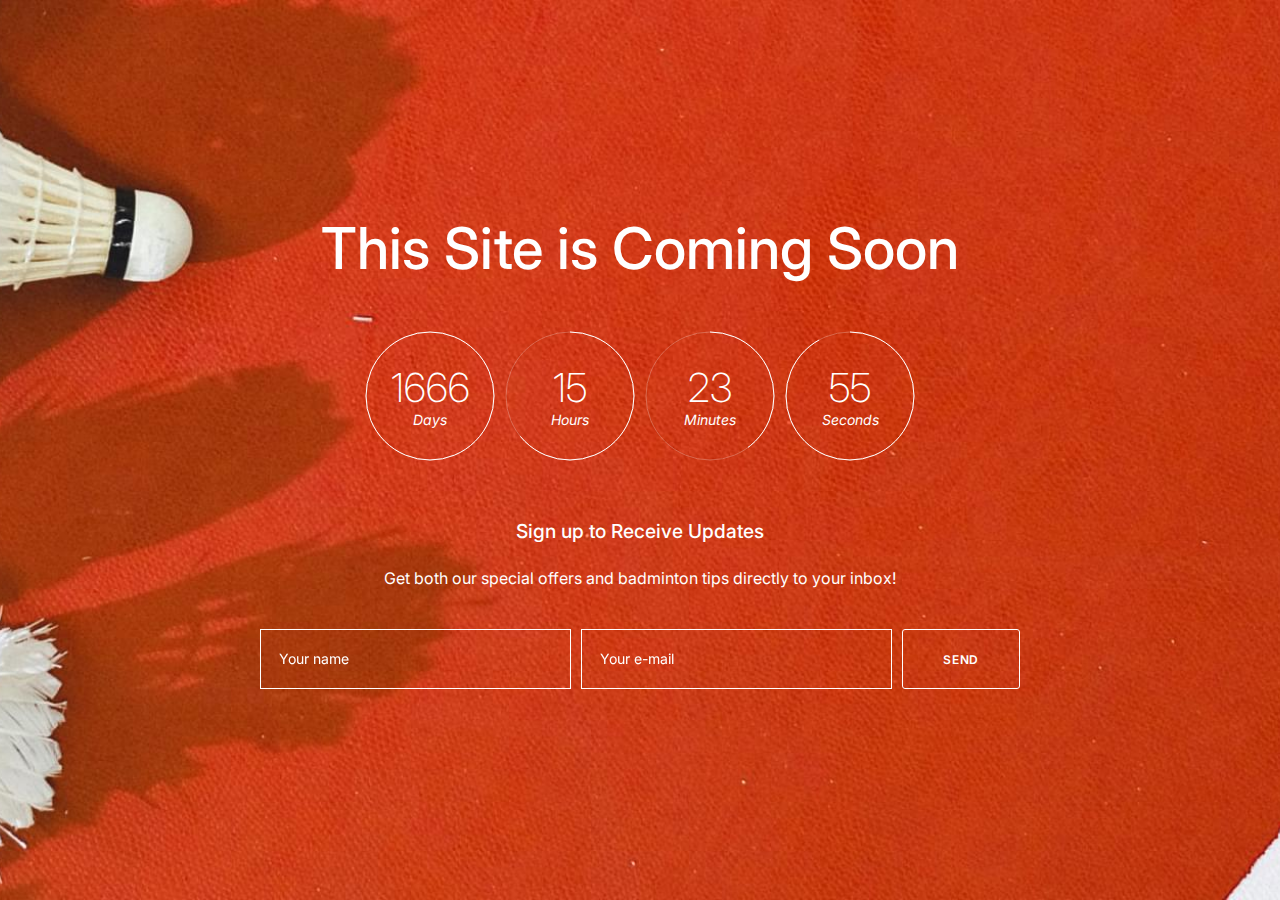
<file: coming-soon.html>
<!DOCTYPE html>
<html class="wide wow-animation" lang="en">
  <head>
    <!-- Site Title-->
    <title>Coming soon</title>
    <meta name="format-detection" content="telephone=no">
    <meta name="viewport" content="width=device-width, height=device-height, initial-scale=1.0, maximum-scale=1.0, user-scalable=0">
    <meta http-equiv="X-UA-Compatible" content="IE=edge">
    <meta charset="utf-8">
    <link rel="icon" href="images/favicon.ico" type="image/x-icon">
    <!-- Stylesheets-->
    <link rel="stylesheet" type="text/css" href="https://fonts.googleapis.com/css2?family=Inter:wght@400;500;600;800;900&amp;display=swap">
    <link rel="stylesheet" href="css/bootstrap.css">
    <link rel="stylesheet" href="css/fonts.css">
    <link rel="stylesheet" href="css/style.css">
  </head>
  <body>
    <div id="page-loader">
      <div class="cssload-container">
        <div class="cssload-speeding-wheel"></div>
      </div>
    </div>
    <!-- Page-->
    <div class="page">
      <section class="section novi-bg novi-bg-img context-dark text-center bg-image bg-image-bottom fullwidth-page" style="background-image: url(images/background-05.jpg);">
        <div class="section-md">
          <div class="container">
            <div class="row row-fix justify-content-sm-center">
              <div class="col-md-10 col-xl-8">
                <h3>This Site is Coming Soon</h3>
                <div class="countdown" data-countdown="data-countdown" data-to="2021-12-31">
                  <div class="countdown-block countdown-block-Days">
                    <svg class="countdown-circle" x="0" y="0" width="130" height="130" viewbox="0 0 130 130" data-progress-Days="">
                      <circle class="countdown-circle-bg" cx="65" cy="65" r="64"></circle>
                      <circle class="countdown-circle-fg clipped" cx="65" cy="65" r="64"></circle>
                    </svg>
                    <div class="countdown-wrap">
                      <div class="countdown-counter" data-counter-Days="">00</div>
                      <div class="countdown-title">Days</div>
                    </div>
                  </div>
                  <div class="countdown-block countdown-block-Hours">
                    <svg class="countdown-circle" x="0" y="0" width="130" height="130" viewbox="0 0 130 130" data-progress-Hours="">
                      <circle class="countdown-circle-bg" cx="65" cy="65" r="64"></circle>
                      <circle class="countdown-circle-fg clipped" cx="65" cy="65" r="64"></circle>
                    </svg>
                    <div class="countdown-wrap">
                      <div class="countdown-counter" data-counter-Hours="">00</div>
                      <div class="countdown-title">Hours</div>
                    </div>
                  </div>
                  <div class="countdown-block countdown-block-Minutes">
                    <svg class="countdown-circle" x="0" y="0" width="130" height="130" viewbox="0 0 130 130" data-progress-Minutes="">
                      <circle class="countdown-circle-bg" cx="65" cy="65" r="64"></circle>
                      <circle class="countdown-circle-fg clipped" cx="65" cy="65" r="64"></circle>
                    </svg>
                    <div class="countdown-wrap">
                      <div class="countdown-counter" data-counter-Minutes="">00</div>
                      <div class="countdown-title">Minutes</div>
                    </div>
                  </div>
                  <div class="countdown-block countdown-block-Seconds">
                    <svg class="countdown-circle" x="0" y="0" width="130" height="130" viewbox="0 0 130 130" data-progress-Seconds="">
                      <circle class="countdown-circle-bg" cx="65" cy="65" r="64"></circle>
                      <circle class="countdown-circle-fg clipped" cx="65" cy="65" r="64"></circle>
                    </svg>
                    <div class="countdown-wrap">
                      <div class="countdown-counter" data-counter-Seconds="">00</div>
                      <div class="countdown-title">Seconds</div>
                    </div>
                  </div>
                </div>
                <h5>Sign up to Receive Updates</h5>
                <p>Get both our special offers and badminton tips directly to your inbox!</p>
                <form class="rd-mailform rd-mailform-inline-flex text-center" data-form-output="form-output-global" data-form-type="contact" method="post" action="bat/rd-mailform.php">
                  <div class="form-wrap">
                    <input class="form-input" id="contact-name" type="text" name="name" data-constraints="@Required">
                    <label class="form-label" for="contact-name">Your name</label>
                  </div>
                  <div class="form-wrap">
                    <input class="form-input" id="contact-email" type="email" name="email" data-constraints="@Email @Required">
                    <label class="form-label" for="contact-email">Your e-mail</label>
                  </div>
                  <button class="button button-gray-light-outline" type="submit">send</button>
                </form>
              </div>
            </div>
          </div>
        </div>
      </section>
    </div>
    <!-- Global Mailform Output-->
    <div class="snackbars" id="form-output-global"></div>
    <!-- Javascript-->
    <script src="js/core.min.js"></script>
    <script src="js/script.js"></script>
  </body>
</html>
</file>
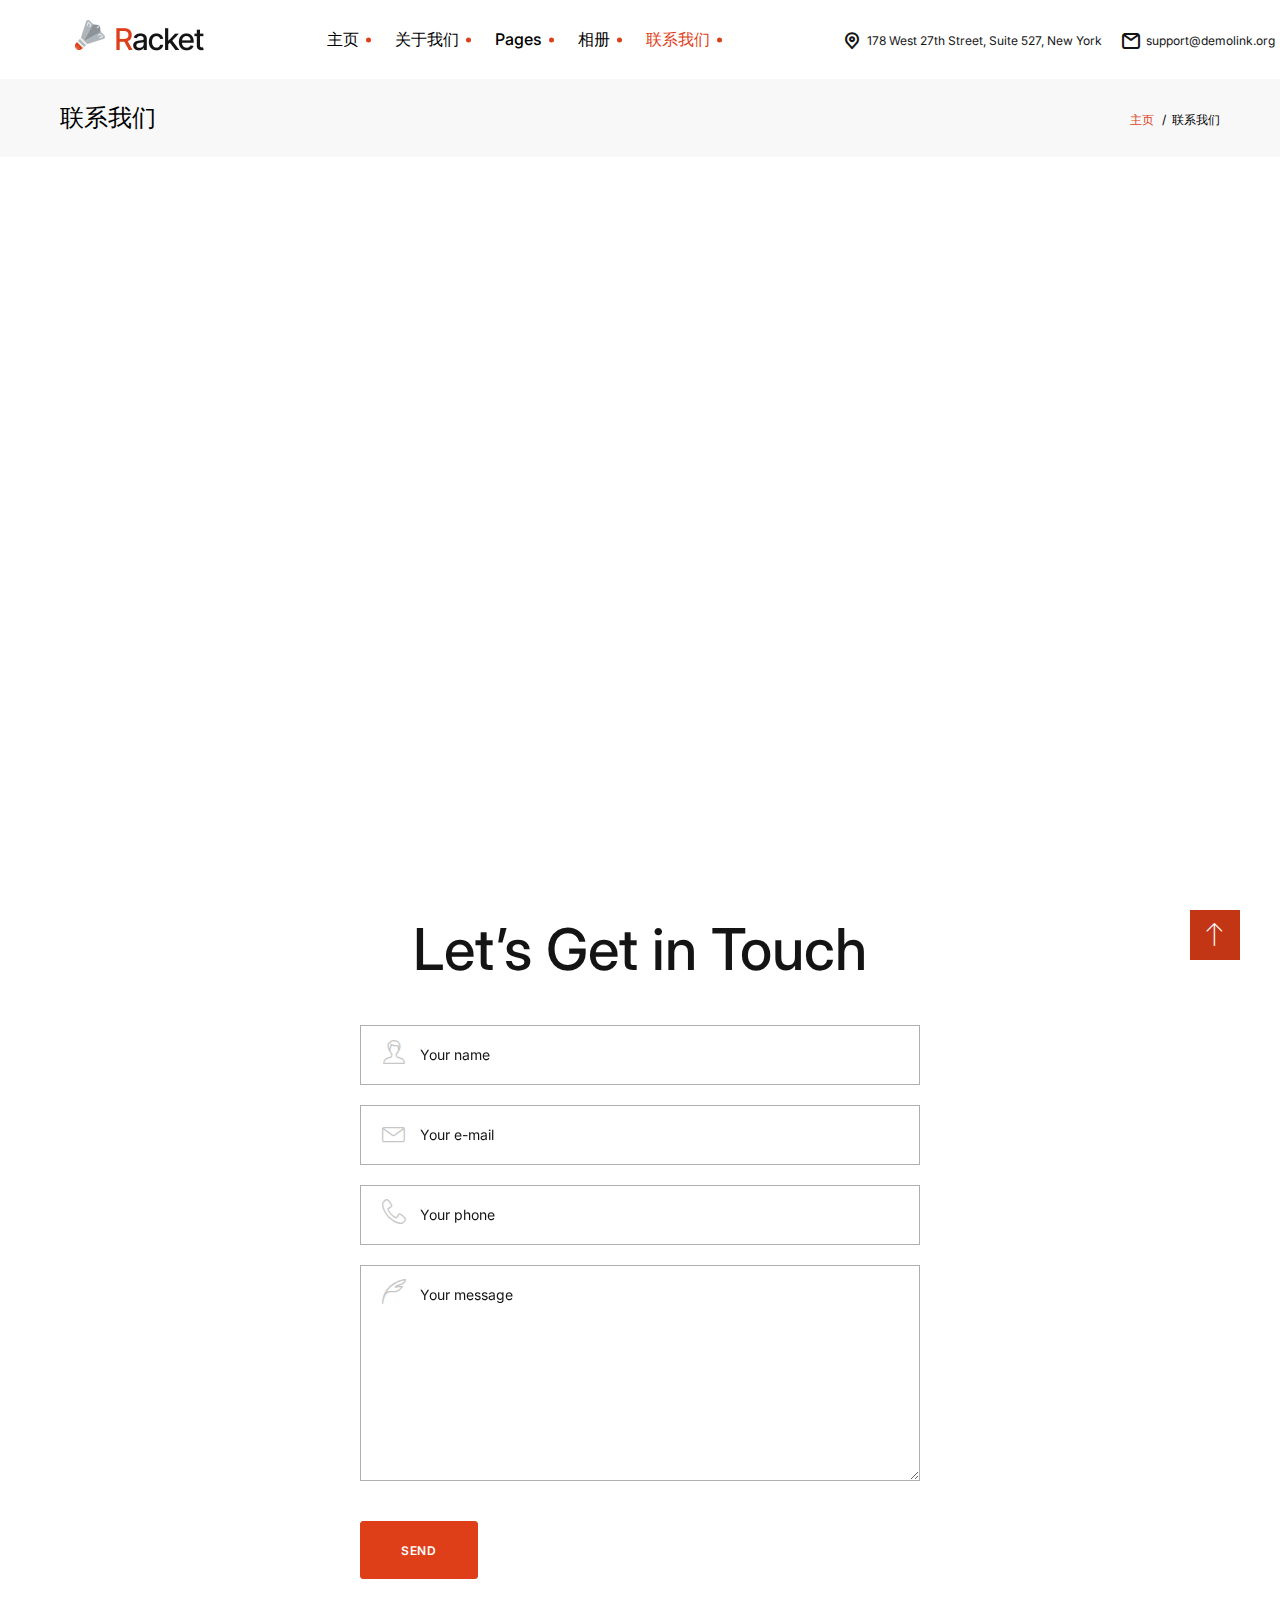
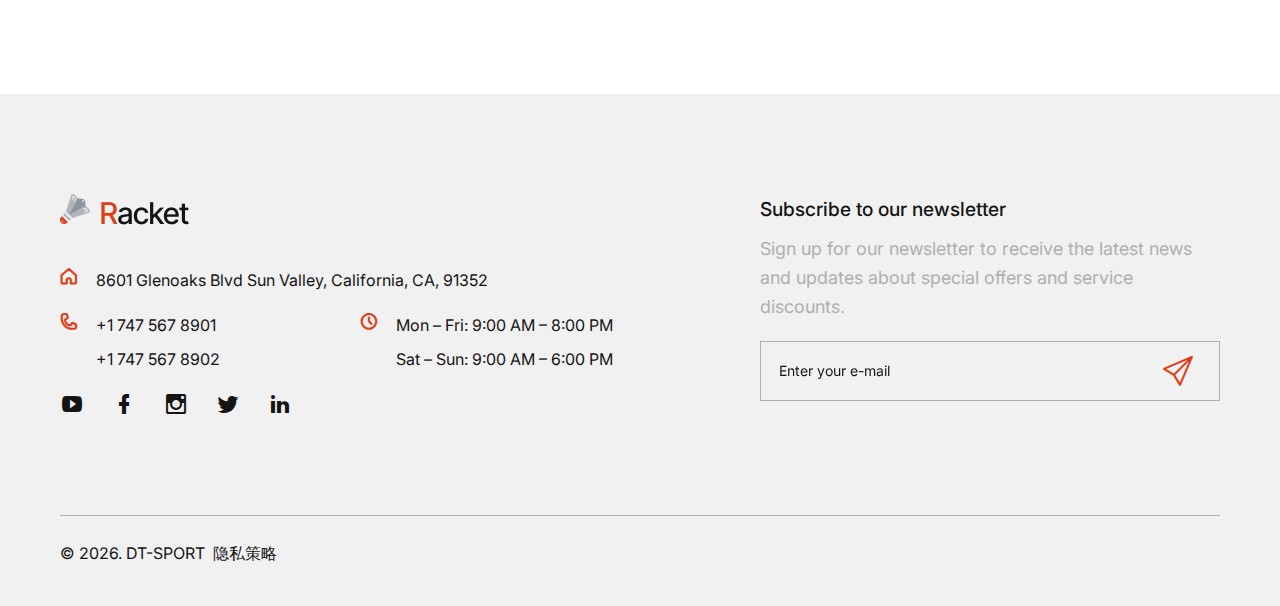
<file: contact-us.html>
<!DOCTYPE html>
<html class="wide wow-animation" lang="en">
  <head>
    <!-- Site Title-->
    <title>联系我们</title>
    <meta name="format-detection" content="telephone=no">
    <meta name="viewport" content="width=device-width, height=device-height, initial-scale=1.0, maximum-scale=1.0, user-scalable=0">
    <meta http-equiv="X-UA-Compatible" content="IE=edge">
    <meta charset="utf-8">
    <link rel="icon" href="images/favicon.ico" type="image/x-icon">
    <!-- Stylesheets-->
    <link rel="stylesheet" type="text/css" href="https://fonts.googleapis.com/css2?family=Inter:wght@400;500;600;800;900&amp;display=swap">
    <link rel="stylesheet" href="css/bootstrap.css">
    <link rel="stylesheet" href="css/fonts.css">
    <link rel="stylesheet" href="css/style.css">
  </head>
  <body>
    <div id="page-loader">
      <div class="cssload-container">
        <div class="cssload-speeding-wheel"></div>
      </div>
    </div>
    <!-- Page-->
    <div class="page">
      <!-- Page header-->
      <header class="section page-header">
        <!--RD Navbar-->
        <div class="rd-navbar-wrap">
          <nav class="rd-navbar rd-navbar-classic" data-layout="rd-navbar-fixed" data-sm-layout="rd-navbar-fixed" data-md-layout="rd-navbar-fixed" data-lg-layout="rd-navbar-fixed" data-xl-layout="rd-navbar-static" data-xxl-layout="rd-navbar-static" data-md-device-layout="rd-navbar-fixed" data-lg-device-layout="rd-navbar-fixed" data-xl-device-layout="rd-navbar-static" data-xxl-device-layout="rd-navbar-static" data-xl-stick-up-offset="1px" data-xxl-stick-up-offset="1px" data-xl-stick-up="true" data-xxl-stick-up="true">
            <div class="rd-navbar-collapse-toggle rd-navbar-fixed-element-1" data-rd-navbar-toggle=".rd-navbar-collapse"><span></span></div>
            <div class="rd-navbar-main-outer">
              <div class="rd-navbar-main">
                <!--RD Navbar Panel-->
                <div class="rd-navbar-panel">
                  <!--RD Navbar Toggle-->
                  <button class="rd-navbar-toggle" data-rd-navbar-toggle=".rd-navbar-nav-wrap"><span></span></button>
                  <!--RD Navbar Brand-->
                  <div class="rd-navbar-brand">
                    <!-- Brand--><a class="brand" href="index.html"><img class="brand-logo-dark" src="images/logo-default-260x72.png" alt="" width="130" height="36"/><img class="brand-logo-light" src="images/logo-inverse-260x72.png" alt="" width="130" height="36"/></a>
                  </div>
                </div>
                <div class="rd-navbar-nav-wrap">
                  <ul class="rd-navbar-nav">
                    <li class="rd-nav-item"><a class="rd-nav-link" href="index.html">主页</a>
                    </li>
                    <li class="rd-nav-item"><a class="rd-nav-link" href="about-us.html">关于我们</a>
                      <ul class="rd-menu rd-navbar-dropdown">
                        <li class="rd-dropdown-item"><a class="rd-dropdown-link" href="our-team.html">Our team</a>
                        </li>
                        <li class="rd-dropdown-item"><a class="rd-dropdown-link" href="team-member-profile.html">Team member profile</a>
                        </li>
                      </ul>
                    </li>
                    <li class="rd-nav-item"><a class="rd-nav-link" href="#">Pages</a>
                      <ul class="rd-menu rd-navbar-dropdown">
                        <li class="rd-dropdown-item"><a class="rd-dropdown-link" href="privacy-policy.html">隐私策略</a>
                        </li>
<!--                        <li class="rd-dropdown-item"><a class="rd-dropdown-link" href="404-page.html">404 page</a>-->
<!--                        </li>-->
<!--                        <li class="rd-dropdown-item"><a class="rd-dropdown-link" href="coming-soon.html">Coming soon</a>-->
<!--                        </li>-->
<!--                        <li class="rd-dropdown-item"><a class="rd-dropdown-link" href="tabs.html">Tabs</a>-->
<!--                        </li>-->
<!--                        <li class="rd-dropdown-item"><a class="rd-dropdown-link" href="circles-counter.html">Circles counter</a>-->
<!--                        </li>-->
                        <li class="rd-dropdown-item"><a class="rd-dropdown-link" href="buttons.html">Buttons</a>
                        </li>
                        <li class="rd-dropdown-item"><a class="rd-dropdown-link" href="typography.html">Typography</a>
                        </li>
                      </ul>
                    </li>
                    <li class="rd-nav-item"><a class="rd-nav-link" href="#">相册</a>
                      <ul class="rd-menu rd-navbar-dropdown">
                        <li class="rd-dropdown-item"><a class="rd-dropdown-link" href="portfolio.html">Portfolio</a>
                        </li>
                        <li class="rd-dropdown-item"><a class="rd-dropdown-link" href="single-portfolio.html">Single Portfolio</a>
                        </li>
                      </ul>
                    </li>
                    <li class="rd-nav-item active"><a class="rd-nav-link" href="contact-us.html">联系我们</a>
                    </li>
                  </ul>
                </div>
                <!-- RD Navbar collapse-->
                <div class="rd-navbar-aside rd-navbar-collapse">
                  <div class="rd-navbar-info">
                    <div class="rd-navbar-info-item">
                      <div class="rd-navbar-info-icon icomoon-map"></div><a class="rd-navbar-info-text link-darker" href="#">178 West 27th Street, Suite 527, New York</a>
                    </div>
                    <div class="rd-navbar-info-item">
                      <div class="rd-navbar-info-icon icomoon-email"></div><a class="rd-navbar-info-text link-darker" href="mailto:#">support@demolink.org</a>
                    </div>
                  </div>
                </div>
              </div>
            </div>
          </nav>
        </div>
      </header>
      <!-- Breadcrumbs-->
      <section class="section novi-bg novi-bg-img breadcrumbs-custom">
        <div class="container">
          <div class="breadcrumbs-custom__inner">
            <p class="breadcrumbs-custom__title">联系我们</p>
            <ul class="breadcrumbs-custom__path">
              <li><a href="index.html">主页</a></li>
              <li class="active">联系我们</li>
            </ul>
          </div>
        </div>
      </section>

      <section class="section">
        <!--Please, add the data attribute data-key='YOUR_API_KEY' in order to insert your own API key for the Google map.-->
        <!--Please note that YOUR_API_KEY should replaced with your key.-->
        <!--Example: <div class='google-map-container' data-key='YOUR_API_KEY'>-->
        <div class="google-map-container">
          <div class="google-map"><iframe src="https://www.amap.com/" width="100%" height="100%" frameborder="0" style="border:0" sandbox=""></iframe></div>
        </div>
      </section>
      <section class="section novi-bg novi-bg-img section-lg bg-default">
        <div class="container">
          <div class="row row-fix row-50 justify-content-center text-center">
            <div class="col-md-7 col-lg-6">
              <h3>Let’s Get in Touch</h3>
              <!-- RD Mailform-->
              <form class="rd-mailform rd-mailform_style-1" data-form-output="form-output-global" data-form-type="contact" method="post" action="bat/rd-mailform.php">
                <div class="form-wrap form-wrap_icon"><span class="novi-icon form-icon linear-icon-man"></span>
                  <input class="form-input" id="contact-name" type="text" name="name" data-constraints="@Required">
                  <label class="form-label" for="contact-name">Your name</label>
                </div>
                <div class="form-wrap form-wrap_icon"><span class="novi-icon form-icon linear-icon-envelope"></span>
                  <input class="form-input" id="contact-email" type="email" name="email" data-constraints="@Email @Required">
                  <label class="form-label" for="contact-email">Your e-mail</label>
                </div>
                <div class="form-wrap form-wrap_icon"><span class="novi-icon form-icon linear-icon-telephone"></span>
                  <input class="form-input" id="contact-phone" type="text" name="phone" data-constraints="@Numeric">
                  <label class="form-label" for="contact-phone">Your phone</label>
                </div>
                <div class="form-wrap form-wrap_icon"><span class="novi-icon form-icon linear-icon-feather"></span>
                  <textarea class="form-input" id="contact-message" name="message" data-constraints="@Required"></textarea>
                  <label class="form-label" for="contact-message">Your message</label>
                </div>
                <button class="button button-primary" type="submit">send</button>
              </form>
            </div>
          </div>
        </div>
      </section>
      <!-- Page Footer-->
      <footer class="section footer-classic">
        <div class="container">
          <div class="row row-30 justify-content-xl-between">
            <div class="col-md-6 col-lg-7 col-xl-6">
              <!-- Brand--><a class="brand" href="index.html"><img class="brand-logo-dark" src="images/logo-default-260x72.png" alt="" width="130" height="36"/><img class="brand-logo-light" src="images/logo-inverse-260x72.png" alt="" width="130" height="36"/></a>
              <div class="list-icon">
                <div class="list-icon-left icomoon-home"></div>
                <div class="list-icon-body">
                  <div class="list-icon-item"><a href="#">8601 Glenoaks Blvd Sun Valley, California, CA, 91352</a></div>
                </div>
              </div>
              <div class="row row-15 row-list">
                <div class="col-xs-6 col-sm-5 col-md-12 col-lg-5 col-xl-6">
                  <div class="list-icon">
                    <div class="list-icon-left icomoon-phone"></div>
                    <div class="list-icon-body">
                      <div class="list-icon-item"><a href="tel:#">+1 747 567 8901</a></div>
                      <div class="list-icon-item"><a href="tel:#">+1 747 567 8902</a></div>
                    </div>
                  </div>
                </div>
                <div class="col-xs-6 col-sm-7 col-md-12 col-lg-7 col-xl-6">
                  <div class="list-icon">
                    <div class="list-icon-left icomoon-clock"></div>
                    <div class="list-icon-body">
                      <div class="list-icon-item">Mon – Fri: 9:00 AM – 8:00 PM</div>
                      <div class="list-icon-item">Sat – Sun: 9:00 AM – 6:00 PM</div>
                    </div>
                  </div>
                </div>
              </div>
              <div class="list-social"><a class="list-social-icon mdi mdi-youtube-play" href="#"></a><a class="list-social-icon mdi mdi-facebook" href="#"></a><a class="list-social-icon mdi mdi-instagram" href="#"></a><a class="list-social-icon mdi mdi-twitter" href="#"></a><a class="list-social-icon mdi mdi-linkedin" href="#"></a></div>
            </div>
            <div class="col-md-6 col-lg-5 col-xl-5">
              <h5>Subscribe to our newsletter</h5>
              <p class="big">Sign up for our newsletter to receive the latest news and updates about special offers and service discounts.</p>
              <form class="rd-mailform rd-form-boxed" data-form-output="form-output-global" data-form-type="subscribe" method="post" action="bat/rd-mailform.php">
                <div class="form-wrap">
                  <input class="form-input" type="email" name="email" data-constraints="@Email @Required" id="footer-mail">
                  <label class="form-label" for="footer-mail">Enter your e-mail</label>
                </div>
                <button class="form-button icomoon-send"></button>
              </form>
            </div>
          </div>
          <div class="divider divider-1"></div>
          <p class="rights"><span>&copy;&nbsp;</span><span class="copyright-year"></span><span>.&nbsp;</span>DT-SPORT&nbsp;&nbsp;<a href="privacy-policy.html">隐私策略</a></p>
        </div>
      </footer>
    </div>
    <!-- Global Mailform Output-->
    <div class="snackbars" id="form-output-global"></div>
    <!-- Javascript-->
    <script src="js/core.min.js"></script>
    <script src="js/script.js"></script>
  </body>
</html>
</file>
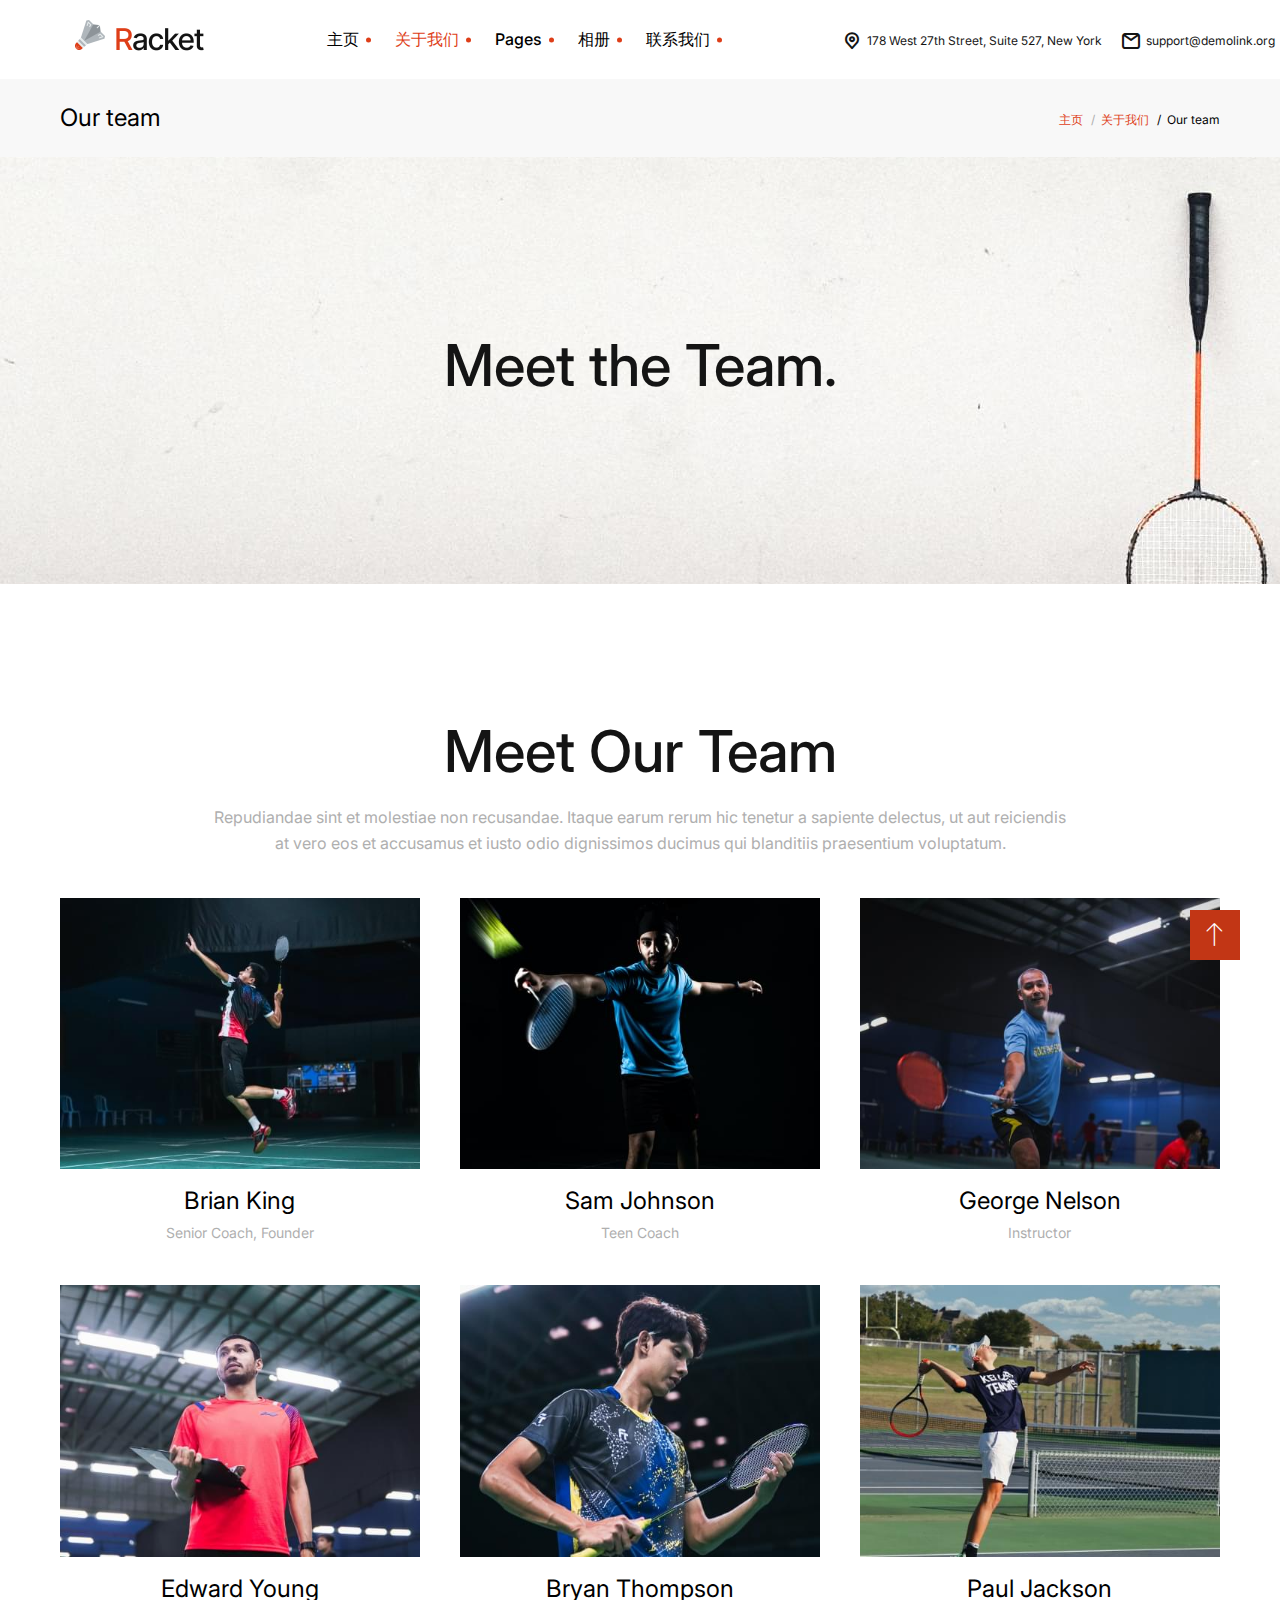
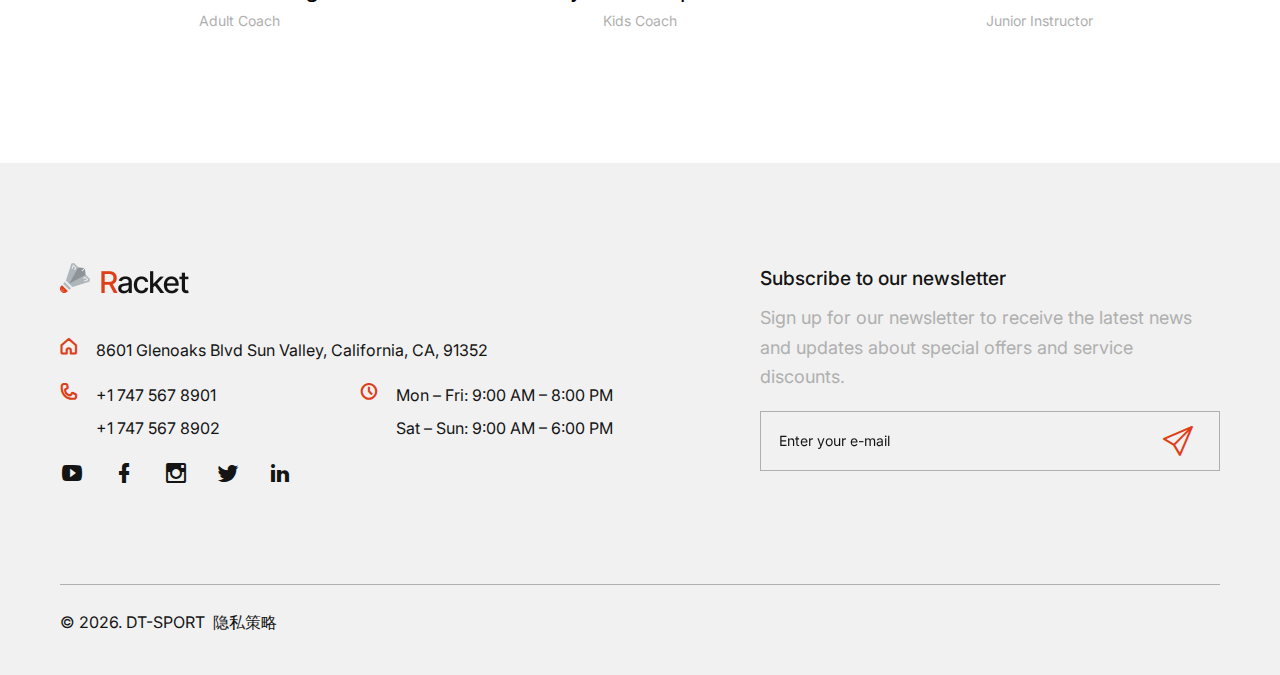
<file: our-team.html>
<!DOCTYPE html>
<html class="wide wow-animation" lang="en">
  <head>
    <!-- Site Title-->
    <title>Our Team</title>
    <meta name="format-detection" content="telephone=no">
    <meta name="viewport" content="width=device-width, height=device-height, initial-scale=1.0, maximum-scale=1.0, user-scalable=0">
    <meta http-equiv="X-UA-Compatible" content="IE=edge">
    <meta charset="utf-8">
    <link rel="icon" href="images/favicon.ico" type="image/x-icon">
    <!-- Stylesheets-->
    <link rel="stylesheet" type="text/css" href="https://fonts.googleapis.com/css2?family=Inter:wght@400;500;600;800;900&amp;display=swap">
    <link rel="stylesheet" href="css/bootstrap.css">
    <link rel="stylesheet" href="css/fonts.css">
    <link rel="stylesheet" href="css/style.css">
  </head>
  <body>
    <div id="page-loader">
      <div class="cssload-container">
        <div class="cssload-speeding-wheel"></div>
      </div>
    </div>
    <!-- Page-->
    <div class="page">
      <!-- Page header-->
      <header class="section page-header">
        <!--RD Navbar-->
        <div class="rd-navbar-wrap">
          <nav class="rd-navbar rd-navbar-classic" data-layout="rd-navbar-fixed" data-sm-layout="rd-navbar-fixed" data-md-layout="rd-navbar-fixed" data-lg-layout="rd-navbar-fixed" data-xl-layout="rd-navbar-static" data-xxl-layout="rd-navbar-static" data-md-device-layout="rd-navbar-fixed" data-lg-device-layout="rd-navbar-fixed" data-xl-device-layout="rd-navbar-static" data-xxl-device-layout="rd-navbar-static" data-xl-stick-up-offset="1px" data-xxl-stick-up-offset="1px" data-xl-stick-up="true" data-xxl-stick-up="true">
            <div class="rd-navbar-collapse-toggle rd-navbar-fixed-element-1" data-rd-navbar-toggle=".rd-navbar-collapse"><span></span></div>
            <div class="rd-navbar-main-outer">
              <div class="rd-navbar-main">
                <!--RD Navbar Panel-->
                <div class="rd-navbar-panel">
                  <!--RD Navbar Toggle-->
                  <button class="rd-navbar-toggle" data-rd-navbar-toggle=".rd-navbar-nav-wrap"><span></span></button>
                  <!--RD Navbar Brand-->
                  <div class="rd-navbar-brand">
                    <!-- Brand--><a class="brand" href="index.html"><img class="brand-logo-dark" src="images/logo-default-260x72.png" alt="" width="130" height="36"/><img class="brand-logo-light" src="images/logo-inverse-260x72.png" alt="" width="130" height="36"/></a>
                  </div>
                </div>
                <div class="rd-navbar-nav-wrap">
                  <ul class="rd-navbar-nav">
                    <li class="rd-nav-item"><a class="rd-nav-link" href="index.html">主页</a>
                    </li>
                    <li class="rd-nav-item active"><a class="rd-nav-link" href="about-us.html">关于我们</a>
                      <ul class="rd-menu rd-navbar-dropdown">
                        <li class="rd-dropdown-item active"><a class="rd-dropdown-link" href="our-team.html">Our team</a>
                        </li>
                        <li class="rd-dropdown-item"><a class="rd-dropdown-link" href="team-member-profile.html">Team member profile</a>
                        </li>
                      </ul>
                    </li>
                    <li class="rd-nav-item"><a class="rd-nav-link" href="#">Pages</a>
                      <ul class="rd-menu rd-navbar-dropdown">
                        <li class="rd-dropdown-item"><a class="rd-dropdown-link" href="privacy-policy.html">隐私策略</a>
                        </li>
<!--                        <li class="rd-dropdown-item"><a class="rd-dropdown-link" href="404-page.html">404 page</a>-->
<!--                        </li>-->
<!--                        <li class="rd-dropdown-item"><a class="rd-dropdown-link" href="coming-soon.html">Coming soon</a>-->
<!--                        </li>-->
<!--                        <li class="rd-dropdown-item"><a class="rd-dropdown-link" href="tabs.html">Tabs</a>-->
<!--                        </li>-->
<!--                        <li class="rd-dropdown-item"><a class="rd-dropdown-link" href="circles-counter.html">Circles counter</a>-->
<!--                        </li>-->
                        <li class="rd-dropdown-item"><a class="rd-dropdown-link" href="buttons.html">Buttons</a>
                        </li>
                        <li class="rd-dropdown-item"><a class="rd-dropdown-link" href="typography.html">Typography</a>
                        </li>
                      </ul>
                    </li>
                    <li class="rd-nav-item"><a class="rd-nav-link" href="#">相册</a>
                      <ul class="rd-menu rd-navbar-dropdown">
                        <li class="rd-dropdown-item"><a class="rd-dropdown-link" href="portfolio.html">Portfolio</a>
                        </li>
                        <li class="rd-dropdown-item"><a class="rd-dropdown-link" href="single-portfolio.html">Single Portfolio</a>
                        </li>
                      </ul>
                    </li>
                    <li class="rd-nav-item"><a class="rd-nav-link" href="contact-us.html">联系我们</a>
                    </li>
                  </ul>
                </div>
                <!-- RD Navbar collapse-->
                <div class="rd-navbar-aside rd-navbar-collapse">
                  <div class="rd-navbar-info">
                    <div class="rd-navbar-info-item">
                      <div class="rd-navbar-info-icon icomoon-map"></div><a class="rd-navbar-info-text link-darker" href="#">178 West 27th Street, Suite 527, New York</a>
                    </div>
                    <div class="rd-navbar-info-item">
                      <div class="rd-navbar-info-icon icomoon-email"></div><a class="rd-navbar-info-text link-darker" href="mailto:#">support@demolink.org</a>
                    </div>
                  </div>
                </div>
              </div>
            </div>
          </nav>
        </div>
      </header>
      <!-- Breadcrumbs-->
      <section class="section novi-bg novi-bg-img breadcrumbs-custom">
        <div class="container">
          <div class="breadcrumbs-custom__inner">
            <p class="breadcrumbs-custom__title">Our team</p>
            <ul class="breadcrumbs-custom__path">
              <li><a href="index.html">主页</a></li>
              <li><a href="about-us.html">关于我们</a></li>
              <li class="active">Our team</li>
            </ul>
          </div>
        </div>
      </section>

      <section class="section parallax-container parallax-header bg-mask bg-mask-light" data-parallax-img="images/background-04.jpg">
        <div class="parallax-content">
          <div class="parallax-header__inner">
            <div class="parallax-header__content">
              <div class="container">
                <div class="row row-fix justify-content-sm-center">
                  <div class="col-md-10 col-xl-8">
                    <h3>Meet the Team.</h3>
                  </div>
                </div>
              </div>
            </div>
          </div>
        </div>
      </section>

      <section class="section novi-bg novi-bg-img section-xl bg-default text-center">
        <div class="container">
          <div class="row justify-content-xl-center row-50">
            <div class="col-xl-9">
              <h3>Meet Our Team</h3>
              <p>Repudiandae sint et molestiae non recusandae. Itaque earum rerum hic tenetur a sapiente delectus, ut aut reiciendis at vero eos et accusamus et iusto odio dignissimos ducimus qui blanditiis praesentium voluptatum.</p>
            </div>
          </div>
          <div class="row row-40 row-xl-50 row-content-2">
            <div class="col-md-6 col-lg-4">
              <!-- Thumb corporate-->
              <div class="thumb thumb-corporate">
                <div class="thumb-corporate__main"><img src="images/team-01-480x362.jpg" alt="" width="480" height="362"/>
                  <div class="thumb-corporate__overlay">
                    <ul class="list-inline-sm thumb-corporate__list">
                      <li><a class="icon-sm fa-facebook icon novi-icon" href="#"></a></li>
                      <li><a class="icon-sm fa-twitter icon novi-icon" href="#"></a></li>
                      <li><a class="icon-sm fa-google-plus icon novi-icon" href="#"></a></li>
                      <li><a class="icon-sm fa-vimeo icon novi-icon" href="#"></a></li>
                      <li><a class="icon-sm fa-youtube icon novi-icon" href="#"></a></li>
                      <li><a class="icon-sm fa-pinterest-p icon novi-icon" href="#"></a></li>
                    </ul>
                  </div>
                </div>
                <div class="thumb-corporate__caption">
                  <p class="thumb__title"><a href="team-member-profile.html">Brian King</a></p>
                  <p class="thumb__subtitle">Senior Coach, Founder</p>
                </div>
              </div>
            </div>
            <div class="col-md-6 col-lg-4">
              <!-- Thumb corporate-->
              <div class="thumb thumb-corporate">
                <div class="thumb-corporate__main"><img src="images/team-02-480x362.jpg" alt="" width="480" height="362"/>
                  <div class="thumb-corporate__overlay">
                    <ul class="list-inline-sm thumb-corporate__list">
                      <li><a class="icon-sm fa-facebook icon novi-icon" href="#"></a></li>
                      <li><a class="icon-sm fa-twitter icon novi-icon" href="#"></a></li>
                      <li><a class="icon-sm fa-google-plus icon novi-icon" href="#"></a></li>
                      <li><a class="icon-sm fa-vimeo icon novi-icon" href="#"></a></li>
                      <li><a class="icon-sm fa-youtube icon novi-icon" href="#"></a></li>
                      <li><a class="icon-sm fa-pinterest-p icon novi-icon" href="#"></a></li>
                    </ul>
                  </div>
                </div>
                <div class="thumb-corporate__caption">
                  <p class="thumb__title"><a href="team-member-profile.html">Sam Johnson</a></p>
                  <p class="thumb__subtitle">Teen Coach</p>
                </div>
              </div>
            </div>
            <div class="col-md-6 col-lg-4">
              <!-- Thumb corporate-->
              <div class="thumb thumb-corporate">
                <div class="thumb-corporate__main"><img src="images/team-03-480x362.jpg" alt="" width="480" height="362"/>
                  <div class="thumb-corporate__overlay">
                    <ul class="list-inline-sm thumb-corporate__list">
                      <li><a class="icon-sm fa-facebook icon novi-icon" href="#"></a></li>
                      <li><a class="icon-sm fa-twitter icon novi-icon" href="#"></a></li>
                      <li><a class="icon-sm fa-google-plus icon novi-icon" href="#"></a></li>
                      <li><a class="icon-sm fa-vimeo icon novi-icon" href="#"></a></li>
                      <li><a class="icon-sm fa-youtube icon novi-icon" href="#"></a></li>
                      <li><a class="icon-sm fa-pinterest-p icon novi-icon" href="#"></a></li>
                    </ul>
                  </div>
                </div>
                <div class="thumb-corporate__caption">
                  <p class="thumb__title"><a href="team-member-profile.html">George Nelson</a></p>
                  <p class="thumb__subtitle">Instructor</p>
                </div>
              </div>
            </div>
            <div class="col-md-6 col-lg-4">
              <!-- Thumb corporate-->
              <div class="thumb thumb-corporate">
                <div class="thumb-corporate__main"><img src="images/team-04-480x362.jpg" alt="" width="480" height="362"/>
                  <div class="thumb-corporate__overlay">
                    <ul class="list-inline-sm thumb-corporate__list">
                      <li><a class="icon-sm fa-facebook icon novi-icon" href="#"></a></li>
                      <li><a class="icon-sm fa-twitter icon novi-icon" href="#"></a></li>
                      <li><a class="icon-sm fa-google-plus icon novi-icon" href="#"></a></li>
                      <li><a class="icon-sm fa-vimeo icon novi-icon" href="#"></a></li>
                      <li><a class="icon-sm fa-youtube icon novi-icon" href="#"></a></li>
                      <li><a class="icon-sm fa-pinterest-p icon novi-icon" href="#"></a></li>
                    </ul>
                  </div>
                </div>
                <div class="thumb-corporate__caption">
                  <p class="thumb__title"><a href="team-member-profile.html">Edward Young</a></p>
                  <p class="thumb__subtitle">Adult Coach</p>
                </div>
              </div>
            </div>
            <div class="col-md-6 col-lg-4">
              <!-- Thumb corporate-->
              <div class="thumb thumb-corporate">
                <div class="thumb-corporate__main"><img src="images/team-05-480x362.jpg" alt="" width="480" height="362"/>
                  <div class="thumb-corporate__overlay">
                    <ul class="list-inline-sm thumb-corporate__list">
                      <li><a class="icon-sm fa-facebook icon novi-icon" href="#"></a></li>
                      <li><a class="icon-sm fa-twitter icon novi-icon" href="#"></a></li>
                      <li><a class="icon-sm fa-google-plus icon novi-icon" href="#"></a></li>
                      <li><a class="icon-sm fa-vimeo icon novi-icon" href="#"></a></li>
                      <li><a class="icon-sm fa-youtube icon novi-icon" href="#"></a></li>
                      <li><a class="icon-sm fa-pinterest-p icon novi-icon" href="#"></a></li>
                    </ul>
                  </div>
                </div>
                <div class="thumb-corporate__caption">
                  <p class="thumb__title"><a href="team-member-profile.html">Bryan Thompson</a></p>
                  <p class="thumb__subtitle">Kids Coach</p>
                </div>
              </div>
            </div>
            <div class="col-md-6 col-lg-4">
              <!-- Thumb corporate-->
              <div class="thumb thumb-corporate">
                <div class="thumb-corporate__main"><img src="images/team-06-480x362.jpg" alt="" width="480" height="362"/>
                  <div class="thumb-corporate__overlay">
                    <ul class="list-inline-sm thumb-corporate__list">
                      <li><a class="icon-sm fa-facebook icon novi-icon" href="#"></a></li>
                      <li><a class="icon-sm fa-twitter icon novi-icon" href="#"></a></li>
                      <li><a class="icon-sm fa-google-plus icon novi-icon" href="#"></a></li>
                      <li><a class="icon-sm fa-vimeo icon novi-icon" href="#"></a></li>
                      <li><a class="icon-sm fa-youtube icon novi-icon" href="#"></a></li>
                      <li><a class="icon-sm fa-pinterest-p icon novi-icon" href="#"></a></li>
                    </ul>
                  </div>
                </div>
                <div class="thumb-corporate__caption">
                  <p class="thumb__title"><a href="team-member-profile.html">Paul Jackson</a></p>
                  <p class="thumb__subtitle">Junior Instructor</p>
                </div>
              </div>
            </div>
          </div>
        </div>
      </section>

      <!-- Page Footer-->
      <footer class="section footer-classic">
        <div class="container">
          <div class="row row-30 justify-content-xl-between">
            <div class="col-md-6 col-lg-7 col-xl-6">
              <!-- Brand--><a class="brand" href="index.html"><img class="brand-logo-dark" src="images/logo-default-260x72.png" alt="" width="130" height="36"/><img class="brand-logo-light" src="images/logo-inverse-260x72.png" alt="" width="130" height="36"/></a>
              <div class="list-icon">
                <div class="list-icon-left icomoon-home"></div>
                <div class="list-icon-body">
                  <div class="list-icon-item"><a href="#">8601 Glenoaks Blvd Sun Valley, California, CA, 91352</a></div>
                </div>
              </div>
              <div class="row row-15 row-list">
                <div class="col-xs-6 col-sm-5 col-md-12 col-lg-5 col-xl-6">
                  <div class="list-icon">
                    <div class="list-icon-left icomoon-phone"></div>
                    <div class="list-icon-body">
                      <div class="list-icon-item"><a href="tel:#">+1 747 567 8901</a></div>
                      <div class="list-icon-item"><a href="tel:#">+1 747 567 8902</a></div>
                    </div>
                  </div>
                </div>
                <div class="col-xs-6 col-sm-7 col-md-12 col-lg-7 col-xl-6">
                  <div class="list-icon">
                    <div class="list-icon-left icomoon-clock"></div>
                    <div class="list-icon-body">
                      <div class="list-icon-item">Mon – Fri: 9:00 AM – 8:00 PM</div>
                      <div class="list-icon-item">Sat – Sun: 9:00 AM – 6:00 PM</div>
                    </div>
                  </div>
                </div>
              </div>
              <div class="list-social"><a class="list-social-icon mdi mdi-youtube-play" href="#"></a><a class="list-social-icon mdi mdi-facebook" href="#"></a><a class="list-social-icon mdi mdi-instagram" href="#"></a><a class="list-social-icon mdi mdi-twitter" href="#"></a><a class="list-social-icon mdi mdi-linkedin" href="#"></a></div>
            </div>
            <div class="col-md-6 col-lg-5 col-xl-5">
              <h5>Subscribe to our newsletter</h5>
              <p class="big">Sign up for our newsletter to receive the latest news and updates about special offers and service discounts.</p>
              <form class="rd-mailform rd-form-boxed" data-form-output="form-output-global" data-form-type="subscribe" method="post" action="bat/rd-mailform.php">
                <div class="form-wrap">
                  <input class="form-input" type="email" name="email" data-constraints="@Email @Required" id="footer-mail">
                  <label class="form-label" for="footer-mail">Enter your e-mail</label>
                </div>
                <button class="form-button icomoon-send"></button>
              </form>
            </div>
          </div>
          <div class="divider divider-1"></div>
          <p class="rights"><span>&copy;&nbsp;</span><span class="copyright-year"></span><span>.&nbsp;</span>DT-SPORT&nbsp;&nbsp;<a href="privacy-policy.html">隐私策略</a></p>
        </div>
      </footer>
    </div>
    <!-- Global Mailform Output-->
    <div class="snackbars" id="form-output-global"></div>
    <!-- Javascript-->
    <script src="js/core.min.js"></script>
    <script src="js/script.js"></script>
  </body>
</html>
</file>
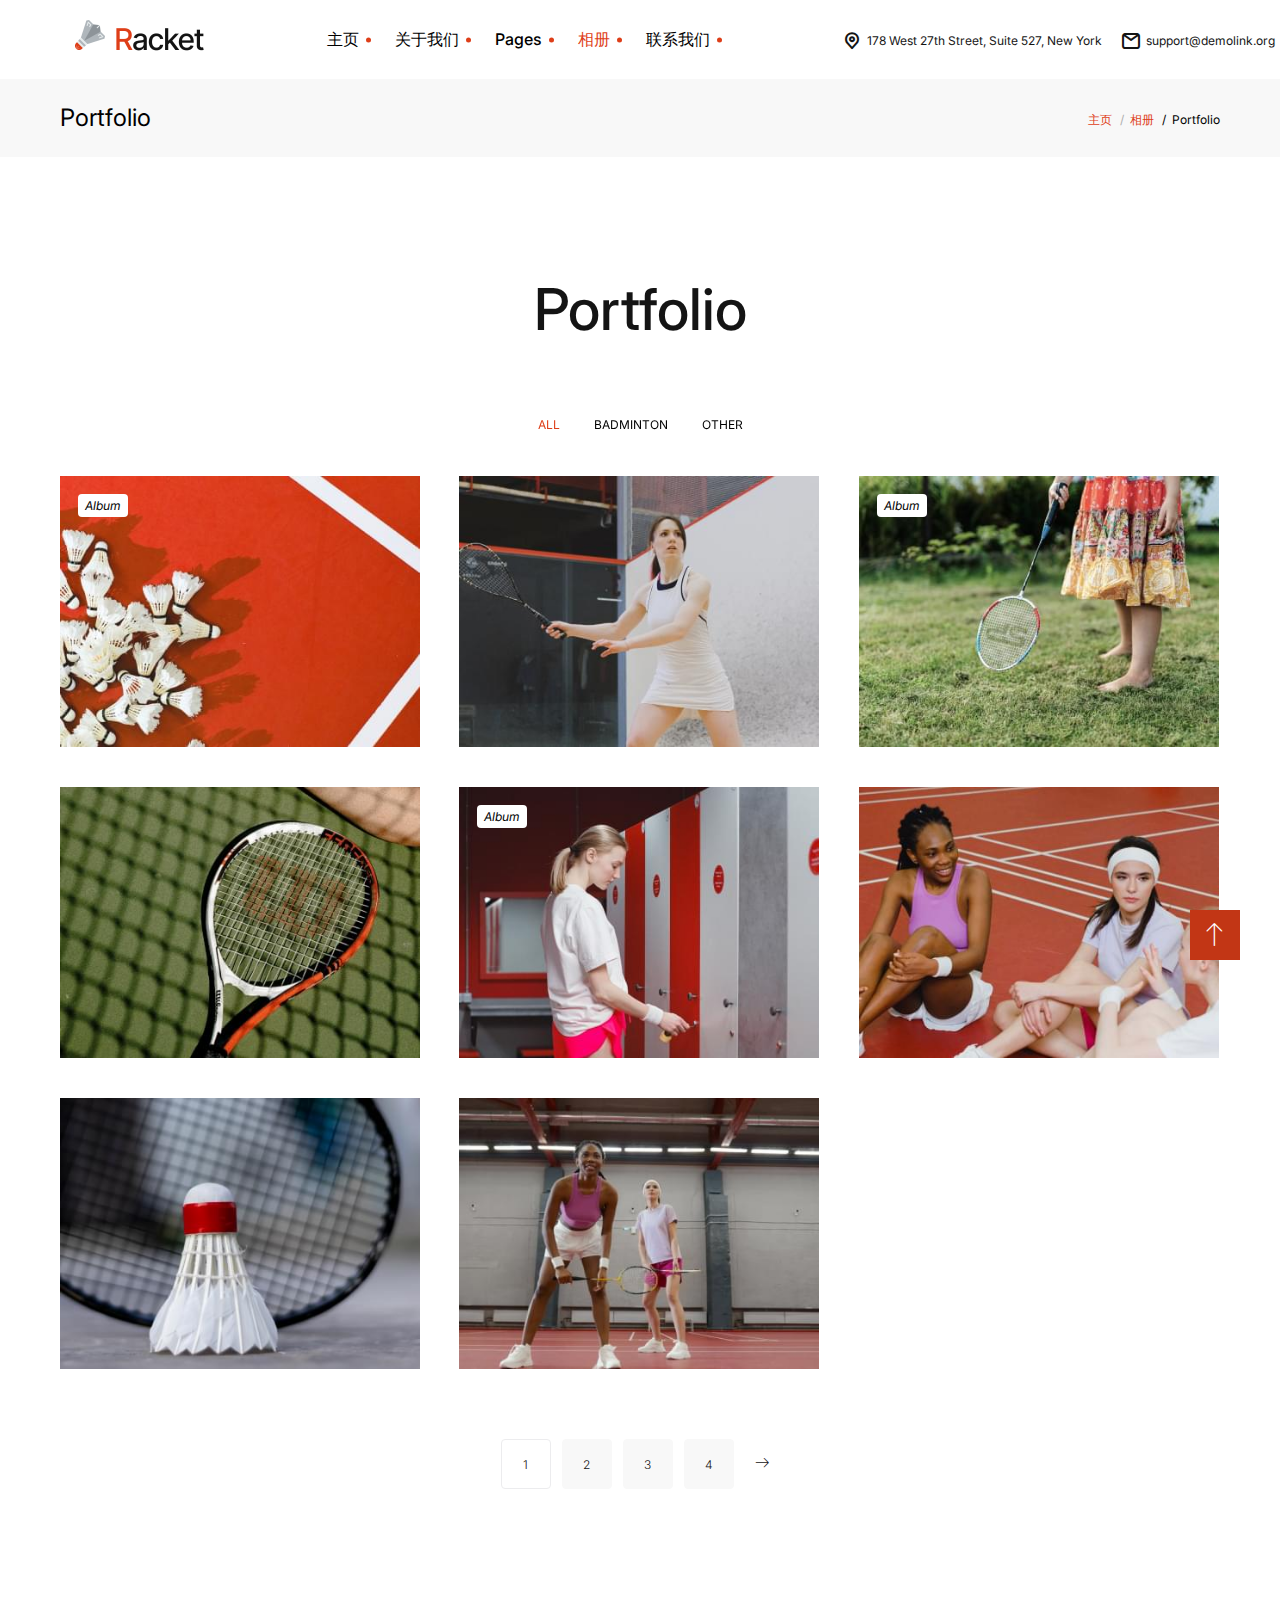
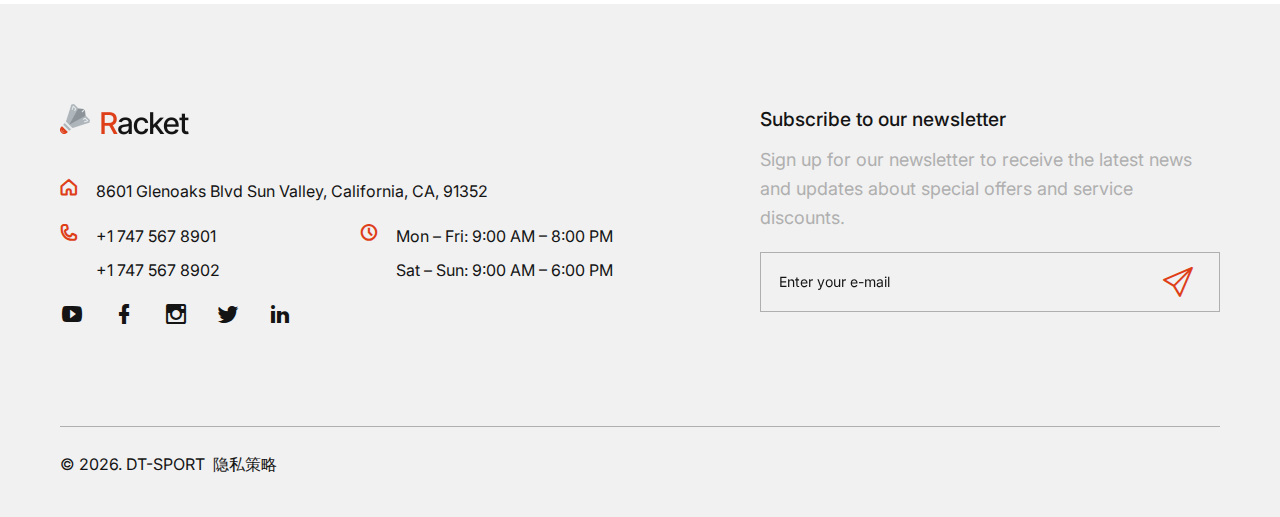
<file: portfolio.html>
<!DOCTYPE html>
<html class="wide wow-animation" lang="en">
  <head>
    <!-- Site Title-->
    <title>Portfolio</title>
    <meta name="format-detection" content="telephone=no">
    <meta name="viewport" content="width=device-width, height=device-height, initial-scale=1.0, maximum-scale=1.0, user-scalable=0">
    <meta http-equiv="X-UA-Compatible" content="IE=edge">
    <meta charset="utf-8">
    <link rel="icon" href="images/favicon.ico" type="image/x-icon">
    <!-- Stylesheets-->
    <link rel="stylesheet" type="text/css" href="https://fonts.googleapis.com/css2?family=Inter:wght@400;500;600;800;900&amp;display=swap">
    <link rel="stylesheet" href="css/bootstrap.css">
    <link rel="stylesheet" href="css/fonts.css">
    <link rel="stylesheet" href="css/style.css">
  </head>
  <body>
    <div id="page-loader">
      <div class="cssload-container">
        <div class="cssload-speeding-wheel"></div>
      </div>
    </div>
    <!-- Page-->
    <div class="page">
      <!-- Page header-->
      <header class="section page-header">
        <!--RD Navbar-->
        <div class="rd-navbar-wrap">
          <nav class="rd-navbar rd-navbar-classic" data-layout="rd-navbar-fixed" data-sm-layout="rd-navbar-fixed" data-md-layout="rd-navbar-fixed" data-lg-layout="rd-navbar-fixed" data-xl-layout="rd-navbar-static" data-xxl-layout="rd-navbar-static" data-md-device-layout="rd-navbar-fixed" data-lg-device-layout="rd-navbar-fixed" data-xl-device-layout="rd-navbar-static" data-xxl-device-layout="rd-navbar-static" data-xl-stick-up-offset="1px" data-xxl-stick-up-offset="1px" data-xl-stick-up="true" data-xxl-stick-up="true">
            <div class="rd-navbar-collapse-toggle rd-navbar-fixed-element-1" data-rd-navbar-toggle=".rd-navbar-collapse"><span></span></div>
            <div class="rd-navbar-main-outer">
              <div class="rd-navbar-main">
                <!--RD Navbar Panel-->
                <div class="rd-navbar-panel">
                  <!--RD Navbar Toggle-->
                  <button class="rd-navbar-toggle" data-rd-navbar-toggle=".rd-navbar-nav-wrap"><span></span></button>
                  <!--RD Navbar Brand-->
                  <div class="rd-navbar-brand">
                    <!-- Brand--><a class="brand" href="index.html"><img class="brand-logo-dark" src="images/logo-default-260x72.png" alt="" width="130" height="36"/><img class="brand-logo-light" src="images/logo-inverse-260x72.png" alt="" width="130" height="36"/></a>
                  </div>
                </div>
                <div class="rd-navbar-nav-wrap">
                  <ul class="rd-navbar-nav">
                    <li class="rd-nav-item"><a class="rd-nav-link" href="index.html">主页</a>
                    </li>
                    <li class="rd-nav-item"><a class="rd-nav-link" href="about-us.html">关于我们</a>
                      <ul class="rd-menu rd-navbar-dropdown">
                        <li class="rd-dropdown-item"><a class="rd-dropdown-link" href="our-team.html">Our team</a>
                        </li>
                        <li class="rd-dropdown-item"><a class="rd-dropdown-link" href="team-member-profile.html">Team member profile</a>
                        </li>
                      </ul>
                    </li>
                    <li class="rd-nav-item"><a class="rd-nav-link" href="#">Pages</a>
                      <ul class="rd-menu rd-navbar-dropdown">
                        <li class="rd-dropdown-item"><a class="rd-dropdown-link" href="privacy-policy.html">隐私策略</a>
                        </li>
<!--                        <li class="rd-dropdown-item"><a class="rd-dropdown-link" href="404-page.html">404 page</a>-->
<!--                        </li>-->
<!--                        <li class="rd-dropdown-item"><a class="rd-dropdown-link" href="coming-soon.html">Coming soon</a>-->
<!--                        </li>-->
<!--                        <li class="rd-dropdown-item"><a class="rd-dropdown-link" href="tabs.html">Tabs</a>-->
<!--                        </li>-->
<!--                        <li class="rd-dropdown-item"><a class="rd-dropdown-link" href="circles-counter.html">Circles counter</a>-->
<!--                        </li>-->
                        <li class="rd-dropdown-item"><a class="rd-dropdown-link" href="buttons.html">Buttons</a>
                        </li>
                        <li class="rd-dropdown-item"><a class="rd-dropdown-link" href="typography.html">Typography</a>
                        </li>
                      </ul>
                    </li>
                    <li class="rd-nav-item active"><a class="rd-nav-link" href="#">相册</a>
                      <ul class="rd-menu rd-navbar-dropdown">
                        <li class="rd-dropdown-item active"><a class="rd-dropdown-link" href="portfolio.html">Portfolio</a>
                        </li>
                        <li class="rd-dropdown-item"><a class="rd-dropdown-link" href="single-portfolio.html">Single Portfolio</a>
                        </li>
                      </ul>
                    </li>
                    <li class="rd-nav-item"><a class="rd-nav-link" href="contact-us.html">联系我们</a>
                    </li>
                  </ul>
                </div>
                <!-- RD Navbar collapse-->
                <div class="rd-navbar-aside rd-navbar-collapse">
                  <div class="rd-navbar-info">
                    <div class="rd-navbar-info-item">
                      <div class="rd-navbar-info-icon icomoon-map"></div><a class="rd-navbar-info-text link-darker" href="#">178 West 27th Street, Suite 527, New York</a>
                    </div>
                    <div class="rd-navbar-info-item">
                      <div class="rd-navbar-info-icon icomoon-email"></div><a class="rd-navbar-info-text link-darker" href="mailto:#">support@demolink.org</a>
                    </div>
                  </div>
                </div>
              </div>
            </div>
          </nav>
        </div>
      </header>
      <!-- Breadcrumbs-->
      <section class="section novi-bg novi-bg-img breadcrumbs-custom">
        <div class="container">
          <div class="breadcrumbs-custom__inner">
            <p class="breadcrumbs-custom__title">Portfolio</p>
            <ul class="breadcrumbs-custom__path">
              <li><a href="index.html">主页</a></li>
              <li><a href="#">相册</a></li>
              <li class="active">Portfolio</li>
            </ul>
          </div>
        </div>
      </section>

      <section class="section novi-bg novi-bg-img section-lg bg-default text-center">
        <div class="container">
          <h3>Portfolio</h3>
          <div class="isotope-wrap row row-70">
            <div class="col-sm-12">
              <ul class="list-nav isotope-filters isotope-filters-horizontal">
                <li><a class="active" data-isotope-filter="*" data-isotope-group="gallery" href="#">All</a></li>
                <li><a data-isotope-filter="Category 1" data-isotope-group="gallery" href="#">Badminton</a></li>
                <li><a data-isotope-filter="Category 2" data-isotope-group="gallery" href="#">Other</a></li>
              </ul>
              <div class="isotope row row-30 row-xl-40" data-isotope-layout="fitRows" data-isotope-group="gallery">
                <div class="col-12 col-md-6 col-lg-4 isotope-item" data-filter="Category 1"><a class="img-thumbnail-variant-3" href="single-portfolio.html"><img src="images/portfolio-1-418x315.jpg" alt="" width="418" height="315"/><span class="label-custom label-white">Album</span>
                    <div class="caption"><span class="icon novi-icon hover-top-element linear-icon-folder-picture"></span>
                      <ul class="list-inline-tag hover-top-element">
                        <li>9 photos</li>
                        <li>Badminton</li>
                      </ul>
                      <p class="heading-5 hover-top-element">Badminton Gear</p>
                      <div class="divider"></div>
                      <p class="small hover-bottom-element">Your #1 club for badminton</p><span class="icon novi-icon arrow-right linear-icon-arrow-right"></span>
                    </div></a>
                </div>
                <div class="col-12 col-md-6 col-lg-4 isotope-item" data-filter="Category 1"><a class="img-thumbnail-variant-3" href="images/portfolio-2-original.jpg" data-lightgallery="item">
                    <figure><img src="images/portfolio-2-418x315.jpg" alt="" width="418" height="315"/>
                    </figure>
                    <div class="caption"><span class="icon novi-icon hover-top-element linear-icon-picture"></span>
                      <ul class="list-inline-tag hover-top-element">
                        <li>Badminton</li>
                      </ul>
                      <p class="heading-5 hover-top-element">Classes for Adults</p>
                      <div class="divider"></div>
                      <p class="small hover-bottom-element">Your #1 club for badminton</p><span class="icon novi-icon arrow-right linear-icon-plus"></span>
                    </div></a>
                </div>
                <div class="col-12 col-md-6 col-lg-4 isotope-item" data-filter="Category 1"><a class="img-thumbnail-variant-3" href="single-portfolio.html"><img src="images/portfolio-3-418x315.jpg" alt="" width="418" height="315"/><span class="label-custom label-white">Album</span>
                    <div class="caption"><span class="icon novi-icon hover-top-element linear-icon-folder-picture"></span>
                      <ul class="list-inline-tag hover-top-element">
                        <li>9 photos</li>
                        <li>Badminton</li>
                      </ul>
                      <p class="heading-5 hover-top-element">Quality Courts</p>
                      <div class="divider"></div>
                      <p class="small hover-bottom-element">Your #1 club for badminton</p><span class="icon novi-icon arrow-right linear-icon-arrow-right"></span>
                    </div></a>
                </div>
                <div class="col-12 col-md-6 col-lg-4 isotope-item" data-filter="Category 1"><a class="img-thumbnail-variant-3" href="images/portfolio-4-original.jpg" data-lightgallery="item">
                    <figure><img src="images/portfolio-4-418x315.jpg" alt="" width="418" height="315"/>
                    </figure>
                    <div class="caption"><span class="icon novi-icon hover-top-element linear-icon-picture"></span>
                      <ul class="list-inline-tag hover-top-element">
                        <li>Badminton</li>
                      </ul>
                      <p class="heading-5 hover-top-element">Competitive Atmosphere</p>
                      <div class="divider"></div>
                      <p class="small hover-bottom-element">Your #1 club for badminton</p><span class="icon novi-icon arrow-right linear-icon-plus"></span>
                    </div></a>
                </div>
                <div class="col-12 col-md-6 col-lg-4 isotope-item" data-filter="Category 2"><a class="img-thumbnail-variant-3" href="single-portfolio.html"><img src="images/portfolio-5-418x315.jpg" alt="" width="418" height="315"/><span class="label-custom label-white">Album</span>
                    <div class="caption"><span class="icon novi-icon hover-top-element linear-icon-folder-picture"></span>
                      <ul class="list-inline-tag hover-top-element">
                        <li>9 photos</li>
                        <li>Badminton</li>
                      </ul>
                      <p class="heading-5 hover-top-element">Well-Furnished Interior</p>
                      <div class="divider"></div>
                      <p class="small hover-bottom-element">Your #1 club for badminton</p><span class="icon novi-icon arrow-right linear-icon-arrow-right"></span>
                    </div></a>
                </div>
                <div class="col-12 col-md-6 col-lg-4 isotope-item" data-filter="Category 2"><a class="img-thumbnail-variant-3" href="images/portfolio-6-original.jpg" data-lightgallery="item">
                    <figure><img src="images/portfolio-6-418x315.jpg" alt="" width="418" height="315"/>
                    </figure>
                    <div class="caption"><span class="icon novi-icon hover-top-element linear-icon-picture"></span>
                      <ul class="list-inline-tag hover-top-element">
                        <li>Badminton</li>
                      </ul>
                      <p class="heading-5 hover-top-element">Group Training</p>
                      <div class="divider"></div>
                      <p class="small hover-bottom-element">Your #1 club for badminton</p><span class="icon novi-icon arrow-right linear-icon-plus"></span>
                    </div></a>
                </div>
                <div class="col-12 col-md-6 col-lg-4 isotope-item" data-filter="Category 2"><a class="img-thumbnail-variant-3" href="images/portfolio-7-original.jpg" data-lightgallery="item">
                    <figure><img src="images/portfolio-7-418x315.jpg" alt="" width="418" height="315"/>
                    </figure>
                    <div class="caption"><span class="icon novi-icon hover-top-element linear-icon-picture"></span>
                      <ul class="list-inline-tag hover-top-element">
                        <li>Badminton</li>
                      </ul>
                      <p class="heading-5 hover-top-element">Apparel for Everyone</p>
                      <div class="divider"></div>
                      <p class="small hover-bottom-element">Your #1 club for badminton</p><span class="icon novi-icon arrow-right linear-icon-plus"></span>
                    </div></a>
                </div>
                <div class="col-12 col-md-6 col-lg-4 isotope-item" data-filter="Category 2"><a class="img-thumbnail-variant-3" href="images/portfolio-8-original.jpg" data-lightgallery="item">
                    <figure><img src="images/portfolio-8-418x315.jpg" alt="" width="418" height="315"/>
                    </figure>
                    <div class="caption"><span class="icon novi-icon hover-top-element linear-icon-picture"></span>
                      <ul class="list-inline-tag hover-top-element">
                        <li>Badminton</li>
                      </ul>
                      <p class="heading-5 hover-top-element">Professional Coaches</p>
                      <div class="divider"></div>
                      <p class="small hover-bottom-element">Your #1 club for badminton</p><span class="icon novi-icon arrow-right linear-icon-plus"></span>
                    </div></a>
                </div>
              </div>
            </div>
            <div class="col-sm-12">
              <!-- Classic Pagination-->
              <nav>
                <ul class="pagination-classic">
                  <li class="active"><span>1</span></li>
                  <li><a href="#">2</a></li>
                  <li><a href="#">3</a></li>
                  <li><a href="#">4</a></li>
                  <li><a class="icon novi-icon linear-icon-arrow-right" href="#"></a></li>
                </ul>
              </nav>
            </div>
          </div>
        </div>
      </section>
      <!-- Page Footer-->
      <footer class="section footer-classic">
        <div class="container">
          <div class="row row-30 justify-content-xl-between">
            <div class="col-md-6 col-lg-7 col-xl-6">
              <!-- Brand--><a class="brand" href="index.html"><img class="brand-logo-dark" src="images/logo-default-260x72.png" alt="" width="130" height="36"/><img class="brand-logo-light" src="images/logo-inverse-260x72.png" alt="" width="130" height="36"/></a>
              <div class="list-icon">
                <div class="list-icon-left icomoon-home"></div>
                <div class="list-icon-body">
                  <div class="list-icon-item"><a href="#">8601 Glenoaks Blvd Sun Valley, California, CA, 91352</a></div>
                </div>
              </div>
              <div class="row row-15 row-list">
                <div class="col-xs-6 col-sm-5 col-md-12 col-lg-5 col-xl-6">
                  <div class="list-icon">
                    <div class="list-icon-left icomoon-phone"></div>
                    <div class="list-icon-body">
                      <div class="list-icon-item"><a href="tel:#">+1 747 567 8901</a></div>
                      <div class="list-icon-item"><a href="tel:#">+1 747 567 8902</a></div>
                    </div>
                  </div>
                </div>
                <div class="col-xs-6 col-sm-7 col-md-12 col-lg-7 col-xl-6">
                  <div class="list-icon">
                    <div class="list-icon-left icomoon-clock"></div>
                    <div class="list-icon-body">
                      <div class="list-icon-item">Mon – Fri: 9:00 AM – 8:00 PM</div>
                      <div class="list-icon-item">Sat – Sun: 9:00 AM – 6:00 PM</div>
                    </div>
                  </div>
                </div>
              </div>
              <div class="list-social"><a class="list-social-icon mdi mdi-youtube-play" href="#"></a><a class="list-social-icon mdi mdi-facebook" href="#"></a><a class="list-social-icon mdi mdi-instagram" href="#"></a><a class="list-social-icon mdi mdi-twitter" href="#"></a><a class="list-social-icon mdi mdi-linkedin" href="#"></a></div>
            </div>
            <div class="col-md-6 col-lg-5 col-xl-5">
              <h5>Subscribe to our newsletter</h5>
              <p class="big">Sign up for our newsletter to receive the latest news and updates about special offers and service discounts.</p>
              <form class="rd-mailform rd-form-boxed" data-form-output="form-output-global" data-form-type="subscribe" method="post" action="bat/rd-mailform.php">
                <div class="form-wrap">
                  <input class="form-input" type="email" name="email" data-constraints="@Email @Required" id="footer-mail">
                  <label class="form-label" for="footer-mail">Enter your e-mail</label>
                </div>
                <button class="form-button icomoon-send"></button>
              </form>
            </div>
          </div>
          <div class="divider divider-1"></div>
          <p class="rights"><span>&copy;&nbsp;</span><span class="copyright-year"></span><span>.&nbsp;</span>DT-SPORT&nbsp;&nbsp;<a href="privacy-policy.html">隐私策略</a></p>
        </div>
      </footer>
    </div>
    <!-- Global Mailform Output-->
    <div class="snackbars" id="form-output-global"></div>
    <!-- Javascript-->
    <script src="js/core.min.js"></script>
    <script src="js/script.js"></script>
  </body>
</html>
</file>
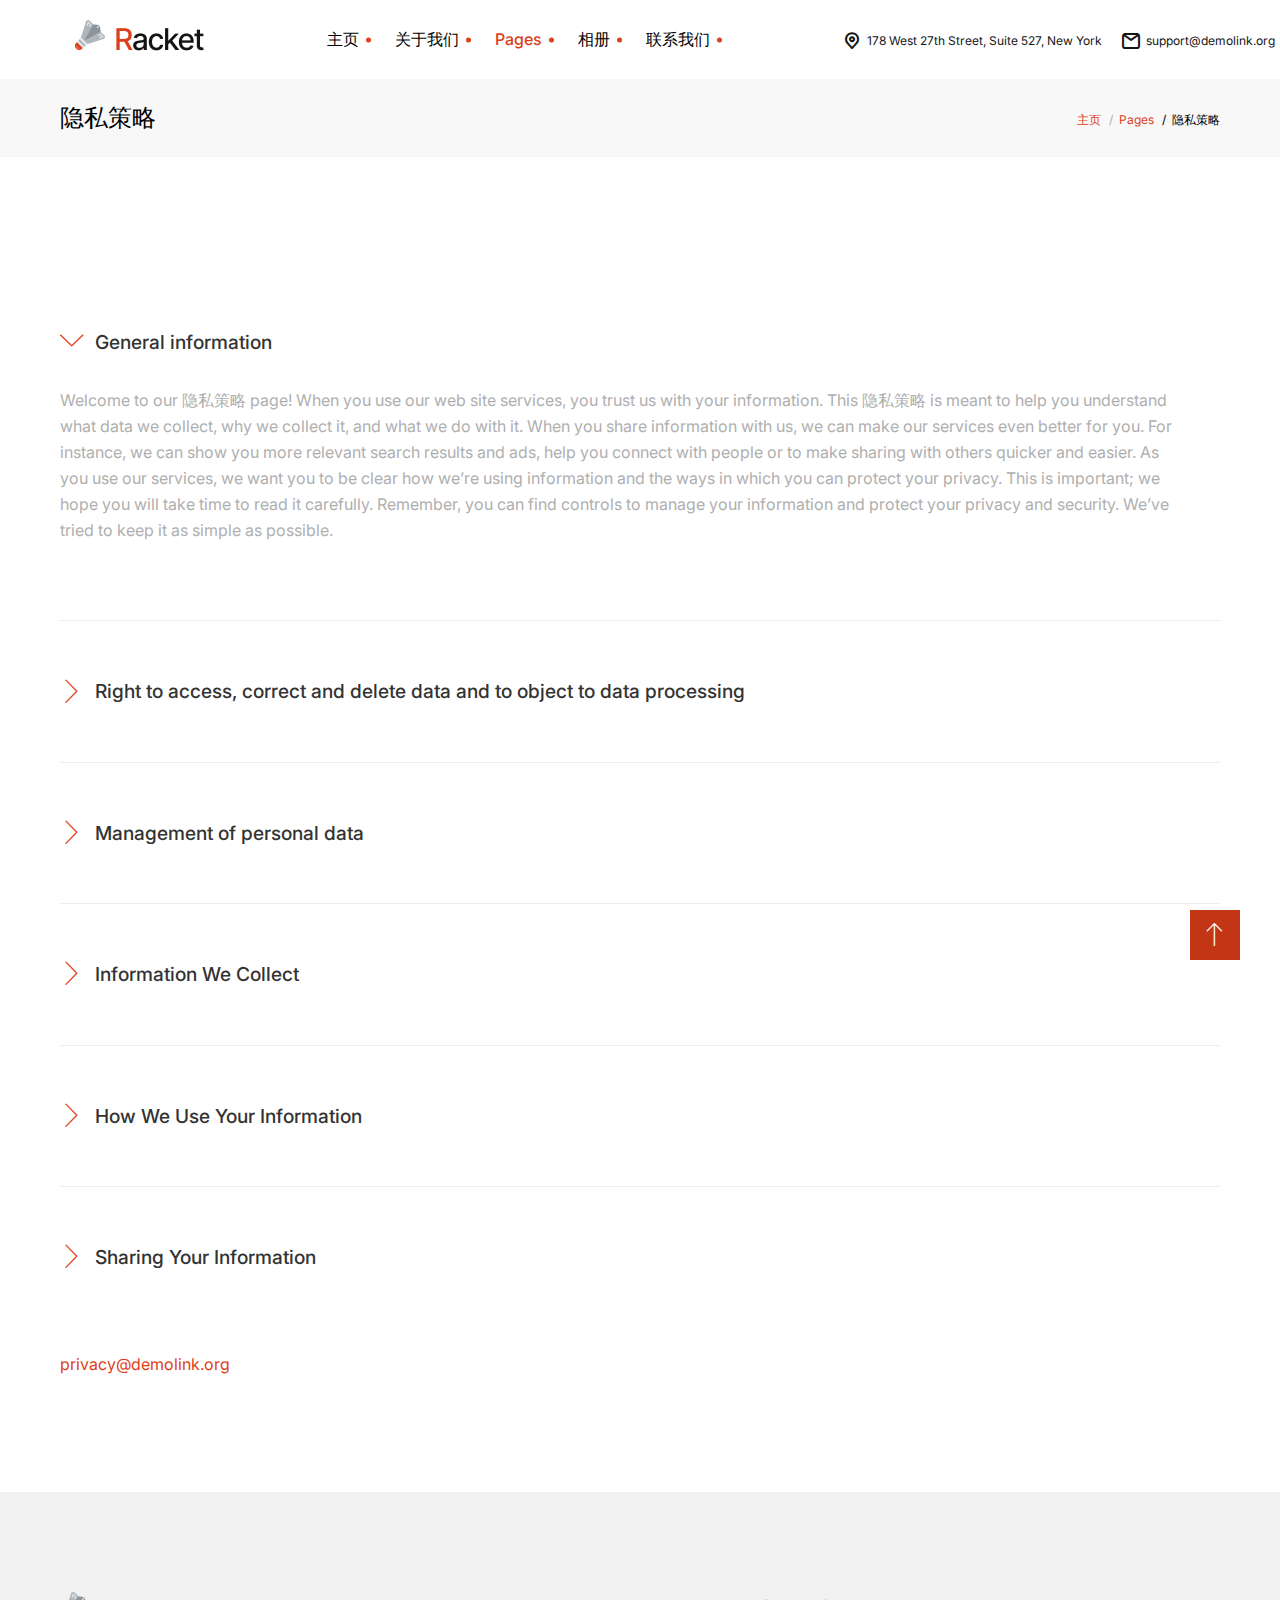
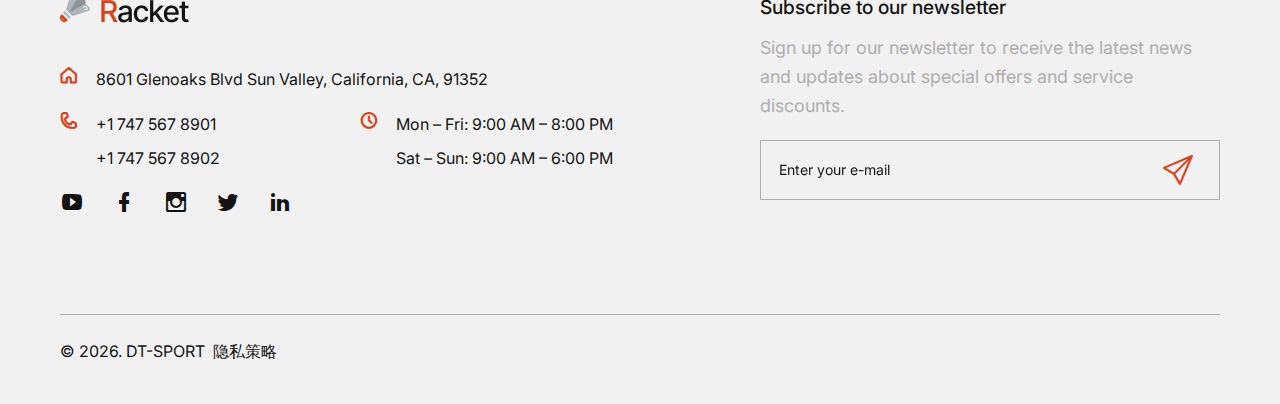
<file: privacy-policy.html>
<!DOCTYPE html>
<html class="wide wow-animation" lang="en">
  <head>
    <!-- Site Title-->
    <title>隐私策略</title>
    <meta name="format-detection" content="telephone=no">
    <meta name="viewport" content="width=device-width, height=device-height, initial-scale=1.0, maximum-scale=1.0, user-scalable=0">
    <meta http-equiv="X-UA-Compatible" content="IE=edge">
    <meta charset="utf-8">
    <link rel="icon" href="images/favicon.ico" type="image/x-icon">
    <!-- Stylesheets-->
    <link rel="stylesheet" type="text/css" href="https://fonts.googleapis.com/css2?family=Inter:wght@400;500;600;800;900&amp;display=swap">
    <link rel="stylesheet" href="css/bootstrap.css">
    <link rel="stylesheet" href="css/fonts.css">
    <link rel="stylesheet" href="css/style.css">
  </head>
  <body>
    <div id="page-loader">
      <div class="cssload-container">
        <div class="cssload-speeding-wheel"></div>
      </div>
    </div>
    <!-- Page-->
    <div class="page">
      <!-- Page header-->
      <header class="section page-header">
        <!--RD Navbar-->
        <div class="rd-navbar-wrap">
          <nav class="rd-navbar rd-navbar-classic" data-layout="rd-navbar-fixed" data-sm-layout="rd-navbar-fixed" data-md-layout="rd-navbar-fixed" data-lg-layout="rd-navbar-fixed" data-xl-layout="rd-navbar-static" data-xxl-layout="rd-navbar-static" data-md-device-layout="rd-navbar-fixed" data-lg-device-layout="rd-navbar-fixed" data-xl-device-layout="rd-navbar-static" data-xxl-device-layout="rd-navbar-static" data-xl-stick-up-offset="1px" data-xxl-stick-up-offset="1px" data-xl-stick-up="true" data-xxl-stick-up="true">
            <div class="rd-navbar-collapse-toggle rd-navbar-fixed-element-1" data-rd-navbar-toggle=".rd-navbar-collapse"><span></span></div>
            <div class="rd-navbar-main-outer">
              <div class="rd-navbar-main">
                <!--RD Navbar Panel-->
                <div class="rd-navbar-panel">
                  <!--RD Navbar Toggle-->
                  <button class="rd-navbar-toggle" data-rd-navbar-toggle=".rd-navbar-nav-wrap"><span></span></button>
                  <!--RD Navbar Brand-->
                  <div class="rd-navbar-brand">
                    <!-- Brand--><a class="brand" href="index.html"><img class="brand-logo-dark" src="images/logo-default-260x72.png" alt="" width="130" height="36"/><img class="brand-logo-light" src="images/logo-inverse-260x72.png" alt="" width="130" height="36"/></a>
                  </div>
                </div>
                <div class="rd-navbar-nav-wrap">
                  <ul class="rd-navbar-nav">
                    <li class="rd-nav-item"><a class="rd-nav-link" href="index.html">主页</a>
                    </li>
                    <li class="rd-nav-item"><a class="rd-nav-link" href="about-us.html">关于我们</a>
                      <ul class="rd-menu rd-navbar-dropdown">
                        <li class="rd-dropdown-item"><a class="rd-dropdown-link" href="our-team.html">Our team</a>
                        </li>
                        <li class="rd-dropdown-item"><a class="rd-dropdown-link" href="team-member-profile.html">Team member profile</a>
                        </li>
                      </ul>
                    </li>
                    <li class="rd-nav-item active"><a class="rd-nav-link" href="#">Pages</a>
                      <ul class="rd-menu rd-navbar-dropdown">
                        <li class="rd-dropdown-item active"><a class="rd-dropdown-link" href="privacy-policy.html">隐私策略</a>
                        </li>
<!--                        <li class="rd-dropdown-item"><a class="rd-dropdown-link" href="404-page.html">404 page</a>-->
<!--                        </li>-->
<!--                        <li class="rd-dropdown-item"><a class="rd-dropdown-link" href="coming-soon.html">Coming soon</a>-->
<!--                        </li>-->
<!--                        <li class="rd-dropdown-item"><a class="rd-dropdown-link" href="tabs.html">Tabs</a>-->
<!--                        </li>-->
<!--                        <li class="rd-dropdown-item"><a class="rd-dropdown-link" href="circles-counter.html">Circles counter</a>-->
<!--                        </li>-->
                        <li class="rd-dropdown-item"><a class="rd-dropdown-link" href="buttons.html">Buttons</a>
                        </li>
                        <li class="rd-dropdown-item"><a class="rd-dropdown-link" href="typography.html">Typography</a>
                        </li>
                      </ul>
                    </li>
                    <li class="rd-nav-item"><a class="rd-nav-link" href="#">相册</a>
                      <ul class="rd-menu rd-navbar-dropdown">
                        <li class="rd-dropdown-item"><a class="rd-dropdown-link" href="portfolio.html">Portfolio</a>
                        </li>
                        <li class="rd-dropdown-item"><a class="rd-dropdown-link" href="single-portfolio.html">Single Portfolio</a>
                        </li>
                      </ul>
                    </li>
                    <li class="rd-nav-item"><a class="rd-nav-link" href="contact-us.html">联系我们</a>
                    </li>
                  </ul>
                </div>
                <!-- RD Navbar collapse-->
                <div class="rd-navbar-aside rd-navbar-collapse">
                  <div class="rd-navbar-info">
                    <div class="rd-navbar-info-item">
                      <div class="rd-navbar-info-icon icomoon-map"></div><a class="rd-navbar-info-text link-darker" href="#">178 West 27th Street, Suite 527, New York</a>
                    </div>
                    <div class="rd-navbar-info-item">
                      <div class="rd-navbar-info-icon icomoon-email"></div><a class="rd-navbar-info-text link-darker" href="mailto:#">support@demolink.org</a>
                    </div>
                  </div>
                </div>
              </div>
            </div>
          </nav>
        </div>
      </header>
      <!-- Breadcrumbs-->
      <section class="section novi-bg novi-bg-img breadcrumbs-custom">
        <div class="container">
          <div class="breadcrumbs-custom__inner">
            <p class="breadcrumbs-custom__title">隐私策略</p>
            <ul class="breadcrumbs-custom__path">
              <li><a href="index.html">主页</a></li>
              <li><a href="#">Pages</a></li>
              <li class="active">隐私策略</li>
            </ul>
          </div>
        </div>
      </section>

      <!-- Privacy Policy-->
      <section class="section novi-bg novi-bg-img section-lg bg-default">
        <div class="container">
          <!-- Accordion-->
          <div id="accordion5" role="tablist">
            <!--Bootstrap card-->
            <article class="card card-custom card-classic">
              <div class="card-custom-heading" role="tab">
                <h5 class="card-custom-title"><a id="accordion5-card-head-cobwajgn" data-bs-toggle="collapse" data-bs-parent="#accordion5" href="#accordion5-card-body-frwnnsmk" aria-controls="accordion5-card-body-frwnnsmk" aria-expanded="true" role="button">General information</a></h5>
              </div>
              <div class="collapse card-custom-collapse show" id="accordion5-card-body-frwnnsmk" aria-labelledby="accordion5-card-head-cobwajgn" data-bs-parent="#accordion5" role="tabpanel">
                <div class="card-custom-body">
                  <p>Welcome to our 隐私策略 page! When you use our web site services, you trust us with your information. This 隐私策略 is meant to help you understand what data we collect, why we collect it, and what we do with it. When you share information with us, we can make our services even better for you. For instance, we can show you more relevant search results and ads, help you connect with people or to make sharing with others quicker and easier. As you use our services, we want you to be clear how we’re using information and the ways in which you can protect your privacy. This is important; we hope you will take time to read it carefully. Remember, you can find controls to manage your information and protect your privacy and security. We’ve tried to keep it as simple as possible.</p>
                </div>
              </div>
            </article>
            <!--Bootstrap card-->
            <article class="card card-custom card-classic">
              <div class="card-custom-heading" role="tab">
                <h5 class="card-custom-title"><a class="collapsed" id="accordion5-card-head-kloaeegp" data-bs-toggle="collapse" data-bs-parent="#accordion5" href="#accordion5-card-body-taktuety" aria-controls="accordion5-card-body-taktuety" aria-expanded="false" role="button">Right to access, correct and delete data and to object to data processing</a></h5>
              </div>
              <div class="collapse card-custom-collapse" id="accordion5-card-body-taktuety" aria-labelledby="accordion5-card-head-kloaeegp" data-bs-parent="#accordion5" role="tabpanel">
                <div class="card-custom-body">
                  <p>Our customers have the right to access, correct and delete personal data relating to them, and to object to the processing of such data, by addressing a written request, at any time. The Company makes every effort to put in place suitable precautions to safeguard the security and privacy of personal data, and to prevent it from being altered, corrupted, destroyed or accessed by unauthorized third parties. However, the Company does not control each and every risk related to the use of the Internet, and therefore warns the Site users of the potential risks involved in the functioning and use of the Internet. The Site may include links to other web sites or other internet sources. As the Company cannot control these web sites and external sources, the Company cannot be held responsible for the provision or display of these web sites and external sources, and may not be held liable for the content, advertising, products, services or any other material available on or from these web sites or external sources.</p>
                </div>
              </div>
            </article>
            <!--Bootstrap card-->
            <article class="card card-custom card-classic">
              <div class="card-custom-heading" role="tab">
                <h5 class="card-custom-title"><a class="collapsed" id="accordion5-card-head-idcgtsnt" data-bs-toggle="collapse" data-bs-parent="#accordion5" href="#accordion5-card-body-utnkkfjr" aria-controls="accordion5-card-body-utnkkfjr" aria-expanded="false" role="button">Management of personal data</a></h5>
              </div>
              <div class="collapse card-custom-collapse" id="accordion5-card-body-utnkkfjr" aria-labelledby="accordion5-card-head-idcgtsnt" data-bs-parent="#accordion5" role="tabpanel">
                <div class="card-custom-body">
                  <p>You can view or edit your personal data online for many of our services. You can also make choices about our collection and use of your data. How you can access or control your personal data will depend on which services you use. You can choose whether you wish to receive promotional communications from our web site by email, SMS, physical mail, and telephone. If you receive promotional email or SMS messages from us and would like to opt out, you can do so by following the directions in that message. You can also make choices about the receipt of promotional email, telephone calls, and postal mail by visiting and signing into Company Promotional Communications Manager, which allows you to update contact information, manage contact preferences, opt out of email subscriptions, and choose whether to share your contact information with our partners. These choices do not apply to mandatory service communications that are part of certain web site services.</p>
                </div>
              </div>
            </article>
            <!--Bootstrap card-->
            <article class="card card-custom card-classic">
              <div class="card-custom-heading" role="tab">
                <h5 class="card-custom-title"><a class="collapsed" id="accordion5-card-head-fpundten" data-bs-toggle="collapse" data-bs-parent="#accordion5" href="#accordion5-card-body-gwafergu" aria-controls="accordion5-card-body-gwafergu" aria-expanded="false" role="button">Information We Collect</a></h5>
              </div>
              <div class="collapse card-custom-collapse" id="accordion5-card-body-gwafergu" aria-labelledby="accordion5-card-head-fpundten" data-bs-parent="#accordion5" role="tabpanel">
                <div class="card-custom-body">
                  <p>Our store collects data to operate effectively and provide you the best experiences with our services. You provide some of this data directly, such as when you create a personal account. We get some of it by recording how you interact with our services by, for example, using technologies like cookies, and receiving error reports or usage data from software running on your device. We also obtain data from third parties (including other companies). For example, we supplement the data we collect by purchasing demographic data from other companies. We also use services from other companies to help us determine a location based on your IP address in order to customize certain services to your location. The data we collect depends on the services and features you use.</p>
                </div>
              </div>
            </article>
            <!--Bootstrap card-->
            <article class="card card-custom card-classic">
              <div class="card-custom-heading" role="tab">
                <h5 class="card-custom-title"><a class="collapsed" id="accordion5-card-head-efvycksg" data-bs-toggle="collapse" data-bs-parent="#accordion5" href="#accordion5-card-body-muekewim" aria-controls="accordion5-card-body-muekewim" aria-expanded="false" role="button">How We Use Your Information</a></h5>
              </div>
              <div class="collapse card-custom-collapse" id="accordion5-card-body-muekewim" aria-labelledby="accordion5-card-head-efvycksg" data-bs-parent="#accordion5" role="tabpanel">
                <div class="card-custom-body">
                  <p>Our web site uses the data we collect for three basic purposes: to operate our business and provide (including improving and personalizing) the services we offer, to send communications, including promotional communications, and to display advertising. In carrying out these purposes, we combine data we collect through the various web site services you use to give you a more seamless, consistent and personalized experience. However, to enhance privacy, we have built in technological and procedural safeguards designed to prevent certain data combinations. For example, we store data we collect from you when you are unauthenticated (not signed in) separately from any account information that directly identifies you, such as your name, email address or phone number.</p>
                </div>
              </div>
            </article>
            <!--Bootstrap card-->
            <article class="card card-custom card-classic">
              <div class="card-custom-heading" role="tab">
                <h5 class="card-custom-title"><a class="collapsed" id="accordion5-card-head-xhxfhyee" data-bs-toggle="collapse" data-bs-parent="#accordion5" href="#accordion5-card-body-sjwirpdx" aria-controls="accordion5-card-body-sjwirpdx" aria-expanded="false" role="button">Sharing Your Information</a></h5>
              </div>
              <div class="collapse card-custom-collapse" id="accordion5-card-body-sjwirpdx" aria-labelledby="accordion5-card-head-xhxfhyee" data-bs-parent="#accordion5" role="tabpanel">
                <div class="card-custom-body">
                  <p>We share your personal data with your consent or as necessary to complete any transaction or provide any service you have requested or authorized. For example, we share your content with third parties when you tell us to do so. When you provide payment data to make a purchase, we will share payment data with banks and other entities that process payment transactions or provide other financial services, and for fraud prevention and credit risk reduction. In addition, we share personal data among our controlled affiliates and subsidiaries. We also share personal data with vendors or agents working on our behalf for the purposes described in this statement. For example, companies we've hired to provide customer service support or assist in protecting and securing our systems and services may need access to personal data in order to provide those functions. In such cases, these companies must abide by our data privacy and security requirements and are not allowed to use personal data they receive from us for any other purpose. We may also disclose personal data as part of a corporate transaction such as a merger or sale of assets.</p>
                </div>
              </div>
            </article>
          </div><a class="d-inline-block mt-4" href="#">privacy@demolink.org</a>
        </div>
      </section>

      <!-- Page Footer-->
      <footer class="section footer-classic">
        <div class="container">
          <div class="row row-30 justify-content-xl-between">
            <div class="col-md-6 col-lg-7 col-xl-6">
              <!-- Brand--><a class="brand" href="index.html"><img class="brand-logo-dark" src="images/logo-default-260x72.png" alt="" width="130" height="36"/><img class="brand-logo-light" src="images/logo-inverse-260x72.png" alt="" width="130" height="36"/></a>
              <div class="list-icon">
                <div class="list-icon-left icomoon-home"></div>
                <div class="list-icon-body">
                  <div class="list-icon-item"><a href="#">8601 Glenoaks Blvd Sun Valley, California, CA, 91352</a></div>
                </div>
              </div>
              <div class="row row-15 row-list">
                <div class="col-xs-6 col-sm-5 col-md-12 col-lg-5 col-xl-6">
                  <div class="list-icon">
                    <div class="list-icon-left icomoon-phone"></div>
                    <div class="list-icon-body">
                      <div class="list-icon-item"><a href="tel:#">+1 747 567 8901</a></div>
                      <div class="list-icon-item"><a href="tel:#">+1 747 567 8902</a></div>
                    </div>
                  </div>
                </div>
                <div class="col-xs-6 col-sm-7 col-md-12 col-lg-7 col-xl-6">
                  <div class="list-icon">
                    <div class="list-icon-left icomoon-clock"></div>
                    <div class="list-icon-body">
                      <div class="list-icon-item">Mon – Fri: 9:00 AM – 8:00 PM</div>
                      <div class="list-icon-item">Sat – Sun: 9:00 AM – 6:00 PM</div>
                    </div>
                  </div>
                </div>
              </div>
              <div class="list-social"><a class="list-social-icon mdi mdi-youtube-play" href="#"></a><a class="list-social-icon mdi mdi-facebook" href="#"></a><a class="list-social-icon mdi mdi-instagram" href="#"></a><a class="list-social-icon mdi mdi-twitter" href="#"></a><a class="list-social-icon mdi mdi-linkedin" href="#"></a></div>
            </div>
            <div class="col-md-6 col-lg-5 col-xl-5">
              <h5>Subscribe to our newsletter</h5>
              <p class="big">Sign up for our newsletter to receive the latest news and updates about special offers and service discounts.</p>
              <form class="rd-mailform rd-form-boxed" data-form-output="form-output-global" data-form-type="subscribe" method="post" action="bat/rd-mailform.php">
                <div class="form-wrap">
                  <input class="form-input" type="email" name="email" data-constraints="@Email @Required" id="footer-mail">
                  <label class="form-label" for="footer-mail">Enter your e-mail</label>
                </div>
                <button class="form-button icomoon-send"></button>
              </form>
            </div>
          </div>
          <div class="divider divider-1"></div>
          <p class="rights"><span>&copy;&nbsp;</span><span class="copyright-year"></span><span>.&nbsp;</span>DT-SPORT&nbsp;&nbsp;<a href="privacy-policy.html">隐私策略</a></p>
        </div>
      </footer>
    </div>
    <!-- Global Mailform Output-->
    <div class="snackbars" id="form-output-global"></div>
    <!-- Javascript-->
    <script src="js/core.min.js"></script>
    <script src="js/script.js"></script>
    <!-- coded by Himic-->
  </body>
</html>
</file>
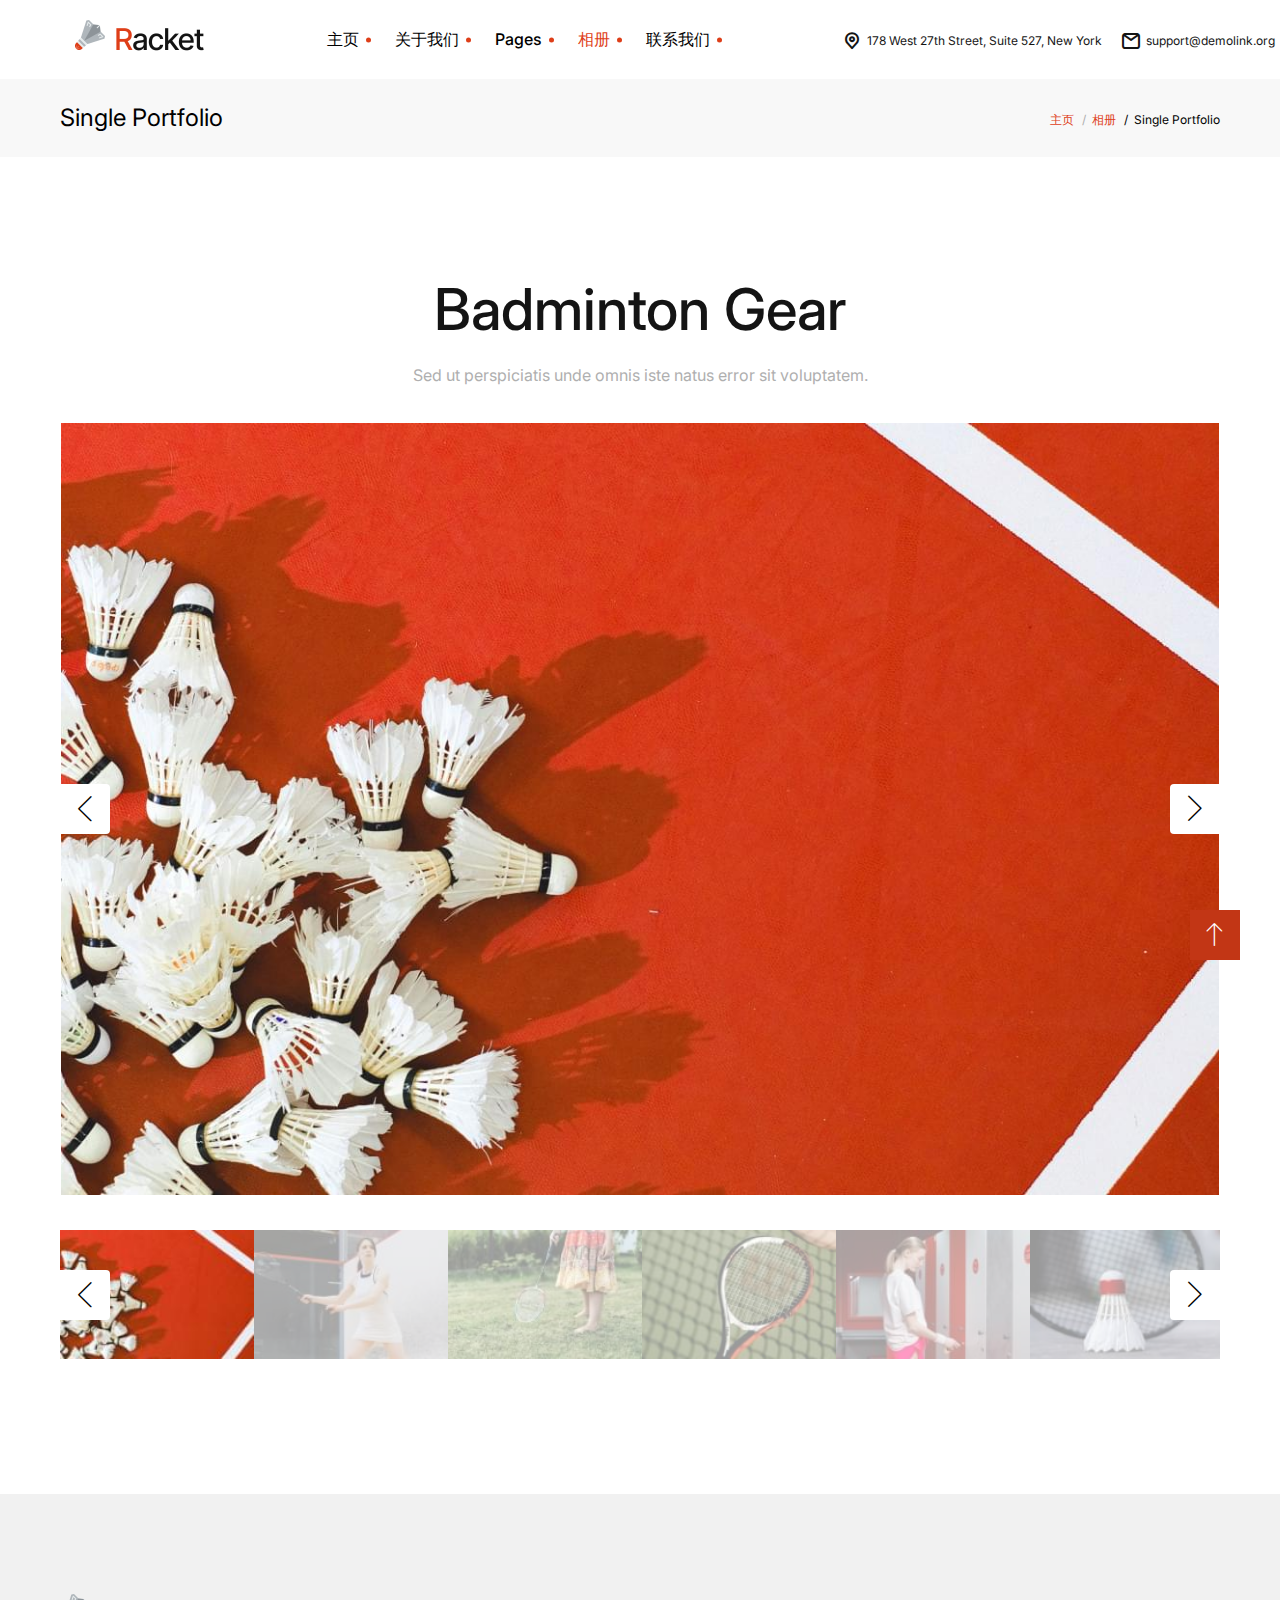
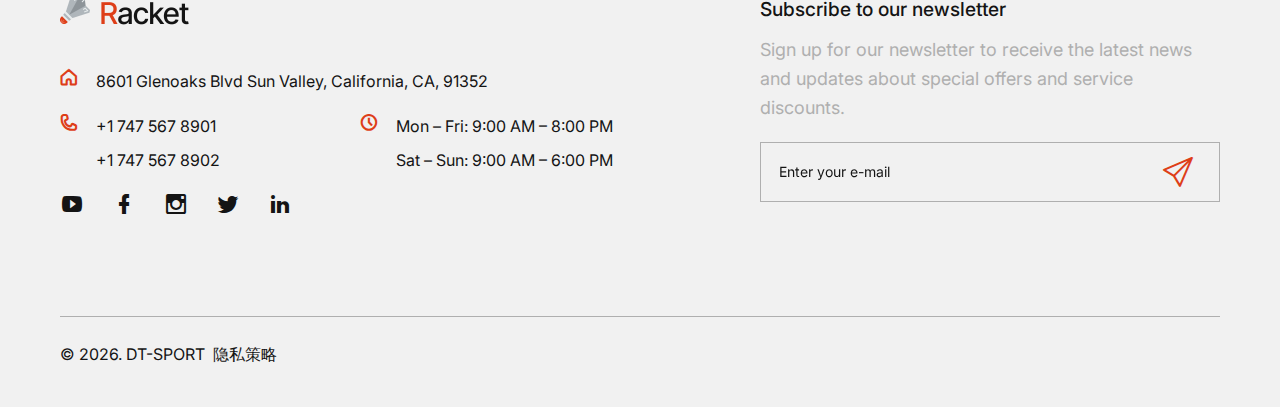
<file: single-portfolio.html>
<!DOCTYPE html>
<html class="wide wow-animation" lang="en">
  <head>
    <!-- Site Title-->
    <title>Single Portfolio</title>
    <meta name="format-detection" content="telephone=no">
    <meta name="viewport" content="width=device-width, height=device-height, initial-scale=1.0, maximum-scale=1.0, user-scalable=0">
    <meta http-equiv="X-UA-Compatible" content="IE=edge">
    <meta charset="utf-8">
    <link rel="icon" href="images/favicon.ico" type="image/x-icon">
    <!-- Stylesheets-->
    <link rel="stylesheet" type="text/css" href="https://fonts.googleapis.com/css2?family=Inter:wght@400;500;600;800;900&amp;display=swap">
    <link rel="stylesheet" href="css/bootstrap.css">
    <link rel="stylesheet" href="css/fonts.css">
    <link rel="stylesheet" href="css/style.css">
  </head>
  <body>
    <div id="page-loader">
      <div class="cssload-container">
        <div class="cssload-speeding-wheel"></div>
      </div>
    </div>
    <!-- Page-->
    <div class="page">
      <!-- Page header-->
      <header class="section page-header">
        <!--RD Navbar-->
        <div class="rd-navbar-wrap">
          <nav class="rd-navbar rd-navbar-classic" data-layout="rd-navbar-fixed" data-sm-layout="rd-navbar-fixed" data-md-layout="rd-navbar-fixed" data-lg-layout="rd-navbar-fixed" data-xl-layout="rd-navbar-static" data-xxl-layout="rd-navbar-static" data-md-device-layout="rd-navbar-fixed" data-lg-device-layout="rd-navbar-fixed" data-xl-device-layout="rd-navbar-static" data-xxl-device-layout="rd-navbar-static" data-xl-stick-up-offset="1px" data-xxl-stick-up-offset="1px" data-xl-stick-up="true" data-xxl-stick-up="true">
            <div class="rd-navbar-collapse-toggle rd-navbar-fixed-element-1" data-rd-navbar-toggle=".rd-navbar-collapse"><span></span></div>
            <div class="rd-navbar-main-outer">
              <div class="rd-navbar-main">
                <!--RD Navbar Panel-->
                <div class="rd-navbar-panel">
                  <!--RD Navbar Toggle-->
                  <button class="rd-navbar-toggle" data-rd-navbar-toggle=".rd-navbar-nav-wrap"><span></span></button>
                  <!--RD Navbar Brand-->
                  <div class="rd-navbar-brand">
                    <!-- Brand--><a class="brand" href="index.html"><img class="brand-logo-dark" src="images/logo-default-260x72.png" alt="" width="130" height="36"/><img class="brand-logo-light" src="images/logo-inverse-260x72.png" alt="" width="130" height="36"/></a>
                  </div>
                </div>
                <div class="rd-navbar-nav-wrap">
                  <ul class="rd-navbar-nav">
                    <li class="rd-nav-item"><a class="rd-nav-link" href="index.html">主页</a>
                    </li>
                    <li class="rd-nav-item"><a class="rd-nav-link" href="about-us.html">关于我们</a>
                      <ul class="rd-menu rd-navbar-dropdown">
                        <li class="rd-dropdown-item"><a class="rd-dropdown-link" href="our-team.html">Our team</a>
                        </li>
                        <li class="rd-dropdown-item"><a class="rd-dropdown-link" href="team-member-profile.html">Team member profile</a>
                        </li>
                      </ul>
                    </li>
                    <li class="rd-nav-item"><a class="rd-nav-link" href="#">Pages</a>
                      <ul class="rd-menu rd-navbar-dropdown">
                        <li class="rd-dropdown-item"><a class="rd-dropdown-link" href="privacy-policy.html">隐私策略</a>
                        </li>
<!--                        <li class="rd-dropdown-item"><a class="rd-dropdown-link" href="404-page.html">404 page</a>-->
<!--                        </li>-->
<!--                        <li class="rd-dropdown-item"><a class="rd-dropdown-link" href="coming-soon.html">Coming soon</a>-->
<!--                        </li>-->
<!--                        <li class="rd-dropdown-item"><a class="rd-dropdown-link" href="tabs.html">Tabs</a>-->
<!--                        </li>-->
<!--                        <li class="rd-dropdown-item"><a class="rd-dropdown-link" href="circles-counter.html">Circles counter</a>-->
<!--                        </li>-->
                        <li class="rd-dropdown-item"><a class="rd-dropdown-link" href="buttons.html">Buttons</a>
                        </li>
                        <li class="rd-dropdown-item"><a class="rd-dropdown-link" href="typography.html">Typography</a>
                        </li>
                      </ul>
                    </li>
                    <li class="rd-nav-item active"><a class="rd-nav-link" href="#">相册</a>
                      <ul class="rd-menu rd-navbar-dropdown">
                        <li class="rd-dropdown-item"><a class="rd-dropdown-link" href="portfolio.html">Portfolio</a>
                        </li>
                        <li class="rd-dropdown-item active"><a class="rd-dropdown-link" href="single-portfolio.html">Single Portfolio</a>
                        </li>
                      </ul>
                    </li>
                    <li class="rd-nav-item"><a class="rd-nav-link" href="contact-us.html">联系我们</a>
                    </li>
                  </ul>
                </div>
                <!-- RD Navbar collapse-->
                <div class="rd-navbar-aside rd-navbar-collapse">
                  <div class="rd-navbar-info">
                    <div class="rd-navbar-info-item">
                      <div class="rd-navbar-info-icon icomoon-map"></div><a class="rd-navbar-info-text link-darker" href="#">178 West 27th Street, Suite 527, New York</a>
                    </div>
                    <div class="rd-navbar-info-item">
                      <div class="rd-navbar-info-icon icomoon-email"></div><a class="rd-navbar-info-text link-darker" href="mailto:#">support@demolink.org</a>
                    </div>
                  </div>
                </div>
              </div>
            </div>
          </nav>
        </div>
      </header>
      <!-- Breadcrumbs-->
      <section class="section novi-bg novi-bg-img breadcrumbs-custom">
        <div class="container">
          <div class="breadcrumbs-custom__inner">
            <p class="breadcrumbs-custom__title">Single Portfolio</p>
            <ul class="breadcrumbs-custom__path">
              <li><a href="index.html">主页</a></li>
              <li><a href="#">相册</a></li>
              <li class="active">Single Portfolio</li>
            </ul>
          </div>
        </div>
      </section>

      <section class="section novi-bg novi-bg-img section-lg bg-default text-center">
        <div class="container">
          <h3>Badminton Gear</h3>
          <p>Sed ut perspiciatis unde omnis iste natus error sit voluptatem.</p>
          <div class="slick-gallery">
            <!-- Slick Carousel-->
            <div class="slick-slider carousel-parent" data-arrows="true" data-loop="false" data-dots="false" data-swipe="true" data-items="1" data-child="#child-carousel" data-for="#child-carousel" data-lightgallery="group">
              <div class="item"><img src="images/portfolio-single-1-1200x800.jpg" alt="" width="1200" height="800"/>
              </div>
              <div class="item"><img src="images/portfolio-single-2-1200x800.jpg" alt="" width="1200" height="800"/>
              </div>
              <div class="item"><img src="images/portfolio-single-3-1200x800.jpg" alt="" width="1200" height="800"/>
              </div>
              <div class="item"><img src="images/portfolio-single-4-1200x800.jpg" alt="" width="1200" height="800"/>
              </div>
              <div class="item"><img src="images/portfolio-single-5-1200x800.jpg" alt="" width="1200" height="800"/>
              </div>
              <div class="item"><img src="images/portfolio-single-6-1200x800.jpg" alt="" width="1200" height="800"/>
              </div>
              <div class="item"><img src="images/portfolio-single-7-1200x800.jpg" alt="" width="1200" height="800"/>
              </div>
              <div class="item"><img src="images/portfolio-single-8-1200x800.jpg" alt="" width="1200" height="800"/>
              </div>
              <div class="item"><img src="images/portfolio-single-9-1200x800.jpg" alt="" width="1200" height="800"/>
              </div>
            </div>
            <div class="slick-slider" id="child-carousel" data-for=".carousel-parent" data-arrows="true" data-loop="false" data-dots="false" data-swipe="true" data-items="2" data-xs-items="3" data-sm-items="4" data-md-items="5" data-lg-items="6" data-xl-items="8" data-slide-to-scroll="1">
              <div class="item"><img src="images/portfolio-single-thumb-1-168x112.jpg" alt="" width="168" height="112"/>
              </div>
              <div class="item"><img src="images/portfolio-single-thumb-2-168x112.jpg" alt="" width="168" height="112"/>
              </div>
              <div class="item"><img src="images/portfolio-single-thumb-3-168x112.jpg" alt="" width="168" height="112"/>
              </div>
              <div class="item"><img src="images/portfolio-single-thumb-4-168x112.jpg" alt="" width="168" height="112"/>
              </div>
              <div class="item"><img src="images/portfolio-single-thumb-5-168x112.jpg" alt="" width="168" height="112"/>
              </div>
              <div class="item"><img src="images/portfolio-single-thumb-6-168x112.jpg" alt="" width="168" height="112"/>
              </div>
              <div class="item"><img src="images/portfolio-single-thumb-7-168x112.jpg" alt="" width="168" height="112"/>
              </div>
              <div class="item"><img src="images/portfolio-single-thumb-8-168x112.jpg" alt="" width="168" height="112"/>
              </div>
              <div class="item"><img src="images/portfolio-single-thumb-9-168x112.jpg" alt="" width="168" height="112"/>
              </div>
            </div>
          </div>
        </div>
      </section>
      <!-- Page Footer-->
      <footer class="section footer-classic">
        <div class="container">
          <div class="row row-30 justify-content-xl-between">
            <div class="col-md-6 col-lg-7 col-xl-6">
              <!-- Brand--><a class="brand" href="index.html"><img class="brand-logo-dark" src="images/logo-default-260x72.png" alt="" width="130" height="36"/><img class="brand-logo-light" src="images/logo-inverse-260x72.png" alt="" width="130" height="36"/></a>
              <div class="list-icon">
                <div class="list-icon-left icomoon-home"></div>
                <div class="list-icon-body">
                  <div class="list-icon-item"><a href="#">8601 Glenoaks Blvd Sun Valley, California, CA, 91352</a></div>
                </div>
              </div>
              <div class="row row-15 row-list">
                <div class="col-xs-6 col-sm-5 col-md-12 col-lg-5 col-xl-6">
                  <div class="list-icon">
                    <div class="list-icon-left icomoon-phone"></div>
                    <div class="list-icon-body">
                      <div class="list-icon-item"><a href="tel:#">+1 747 567 8901</a></div>
                      <div class="list-icon-item"><a href="tel:#">+1 747 567 8902</a></div>
                    </div>
                  </div>
                </div>
                <div class="col-xs-6 col-sm-7 col-md-12 col-lg-7 col-xl-6">
                  <div class="list-icon">
                    <div class="list-icon-left icomoon-clock"></div>
                    <div class="list-icon-body">
                      <div class="list-icon-item">Mon – Fri: 9:00 AM – 8:00 PM</div>
                      <div class="list-icon-item">Sat – Sun: 9:00 AM – 6:00 PM</div>
                    </div>
                  </div>
                </div>
              </div>
              <div class="list-social"><a class="list-social-icon mdi mdi-youtube-play" href="#"></a><a class="list-social-icon mdi mdi-facebook" href="#"></a><a class="list-social-icon mdi mdi-instagram" href="#"></a><a class="list-social-icon mdi mdi-twitter" href="#"></a><a class="list-social-icon mdi mdi-linkedin" href="#"></a></div>
            </div>
            <div class="col-md-6 col-lg-5 col-xl-5">
              <h5>Subscribe to our newsletter</h5>
              <p class="big">Sign up for our newsletter to receive the latest news and updates about special offers and service discounts.</p>
              <form class="rd-mailform rd-form-boxed" data-form-output="form-output-global" data-form-type="subscribe" method="post" action="bat/rd-mailform.php">
                <div class="form-wrap">
                  <input class="form-input" type="email" name="email" data-constraints="@Email @Required" id="footer-mail">
                  <label class="form-label" for="footer-mail">Enter your e-mail</label>
                </div>
                <button class="form-button icomoon-send"></button>
              </form>
            </div>
          </div>
          <div class="divider divider-1"></div>
          <p class="rights"><span>&copy;&nbsp;</span><span class="copyright-year"></span><span>.&nbsp;</span>DT-SPORT&nbsp;&nbsp;<a href="privacy-policy.html">隐私策略</a></p>
        </div>
      </footer>
    </div>
    <!-- Global Mailform Output-->
    <div class="snackbars" id="form-output-global"></div>
    <!-- Javascript-->
    <script src="js/core.min.js"></script>
    <script src="js/script.js"></script>
  </body>
</html>
</file>
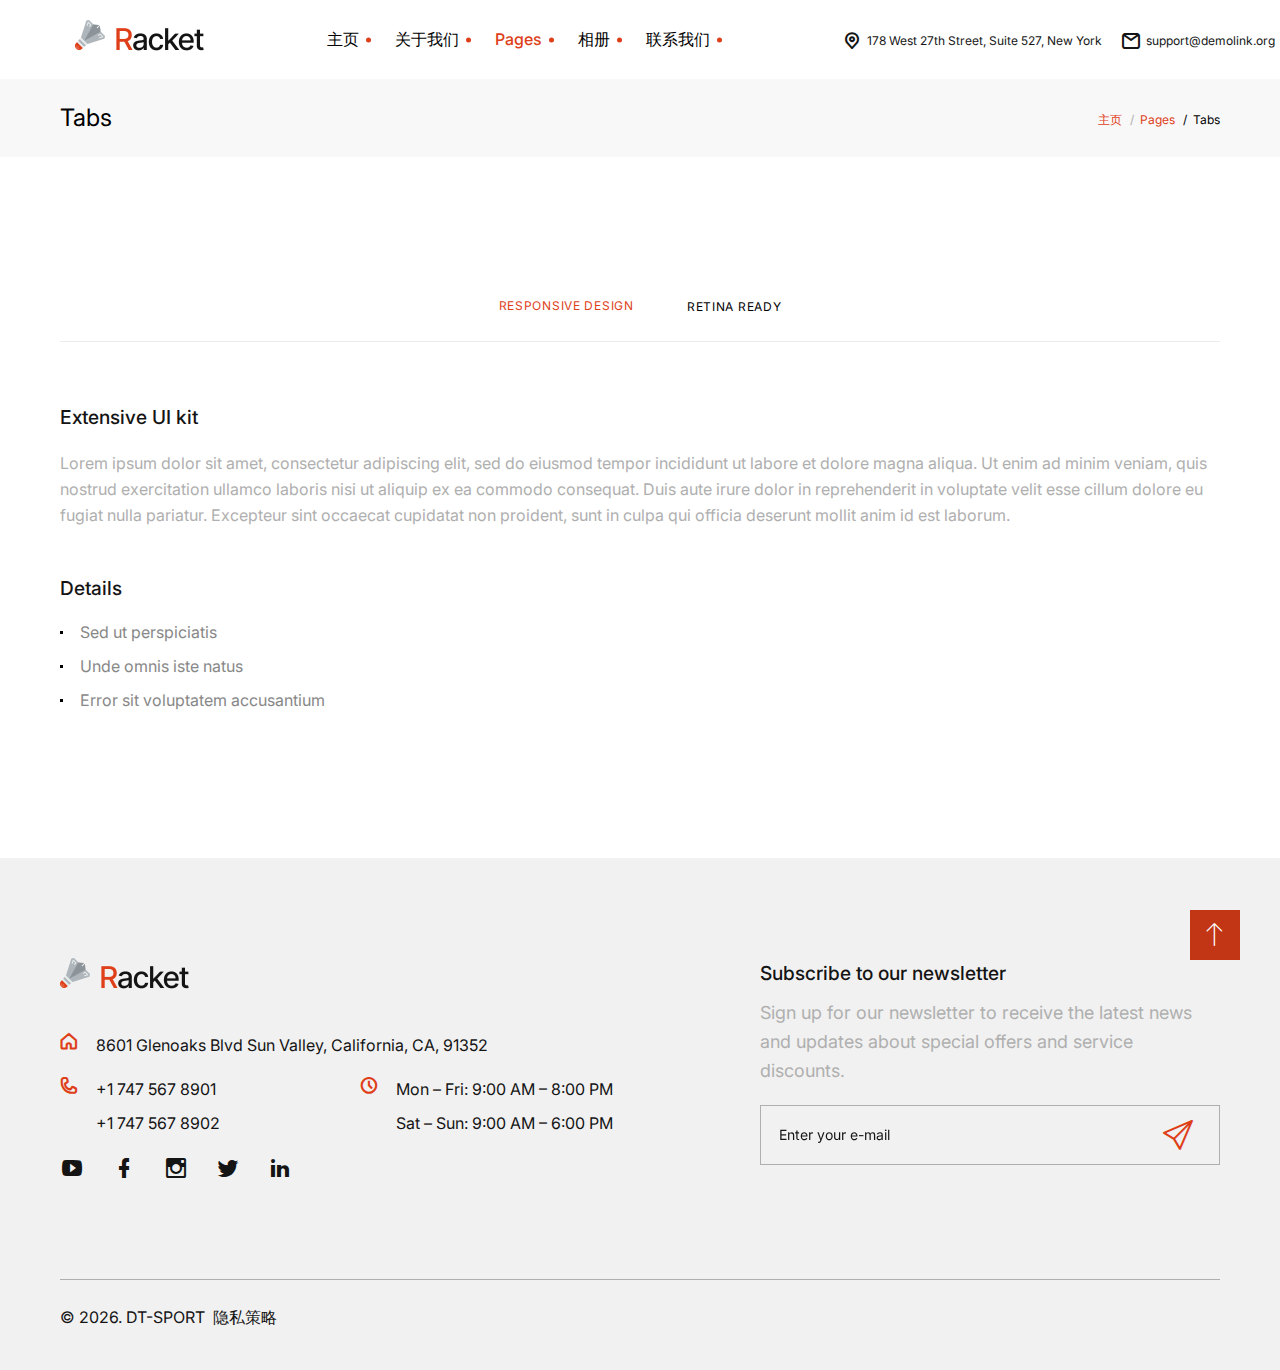
<file: tabs.html>
<!DOCTYPE html>
<html class="wide wow-animation" lang="en">
  <head>
    <!-- Site Title-->
    <title>Tabs</title>
    <meta name="format-detection" content="telephone=no">
    <meta name="viewport" content="width=device-width, height=device-height, initial-scale=1.0, maximum-scale=1.0, user-scalable=0">
    <meta http-equiv="X-UA-Compatible" content="IE=edge">
    <meta charset="utf-8">
    <link rel="icon" href="images/favicon.ico" type="image/x-icon">
    <!-- Stylesheets-->
    <link rel="stylesheet" type="text/css" href="https://fonts.googleapis.com/css2?family=Inter:wght@400;500;600;800;900&amp;display=swap">
    <link rel="stylesheet" href="css/bootstrap.css">
    <link rel="stylesheet" href="css/fonts.css">
    <link rel="stylesheet" href="css/style.css">
  </head>
  <body>
    <div id="page-loader">
      <div class="cssload-container">
        <div class="cssload-speeding-wheel"></div>
      </div>
    </div>
    <!-- Page-->
    <div class="page">
      <!-- Page header-->
      <header class="section page-header">
        <!--RD Navbar-->
        <div class="rd-navbar-wrap">
          <nav class="rd-navbar rd-navbar-classic" data-layout="rd-navbar-fixed" data-sm-layout="rd-navbar-fixed" data-md-layout="rd-navbar-fixed" data-lg-layout="rd-navbar-fixed" data-xl-layout="rd-navbar-static" data-xxl-layout="rd-navbar-static" data-md-device-layout="rd-navbar-fixed" data-lg-device-layout="rd-navbar-fixed" data-xl-device-layout="rd-navbar-static" data-xxl-device-layout="rd-navbar-static" data-xl-stick-up-offset="1px" data-xxl-stick-up-offset="1px" data-xl-stick-up="true" data-xxl-stick-up="true">
            <div class="rd-navbar-collapse-toggle rd-navbar-fixed-element-1" data-rd-navbar-toggle=".rd-navbar-collapse"><span></span></div>
            <div class="rd-navbar-main-outer">
              <div class="rd-navbar-main">
                <!--RD Navbar Panel-->
                <div class="rd-navbar-panel">
                  <!--RD Navbar Toggle-->
                  <button class="rd-navbar-toggle" data-rd-navbar-toggle=".rd-navbar-nav-wrap"><span></span></button>
                  <!--RD Navbar Brand-->
                  <div class="rd-navbar-brand">
                    <!-- Brand--><a class="brand" href="index.html"><img class="brand-logo-dark" src="images/logo-default-260x72.png" alt="" width="130" height="36"/><img class="brand-logo-light" src="images/logo-inverse-260x72.png" alt="" width="130" height="36"/></a>
                  </div>
                </div>
                <div class="rd-navbar-nav-wrap">
                  <ul class="rd-navbar-nav">
                    <li class="rd-nav-item"><a class="rd-nav-link" href="index.html">主页</a>
                    </li>
                    <li class="rd-nav-item"><a class="rd-nav-link" href="about-us.html">关于我们</a>
                      <ul class="rd-menu rd-navbar-dropdown">
                        <li class="rd-dropdown-item"><a class="rd-dropdown-link" href="our-team.html">Our team</a>
                        </li>
                        <li class="rd-dropdown-item"><a class="rd-dropdown-link" href="team-member-profile.html">Team member profile</a>
                        </li>
                      </ul>
                    </li>
                    <li class="rd-nav-item active"><a class="rd-nav-link" href="#">Pages</a>
                      <ul class="rd-menu rd-navbar-dropdown">
                        <li class="rd-dropdown-item"><a class="rd-dropdown-link" href="privacy-policy.html">隐私策略</a>
                        </li>
<!--                        <li class="rd-dropdown-item"><a class="rd-dropdown-link" href="404-page.html">404 page</a>-->
<!--                        </li>-->
<!--                        <li class="rd-dropdown-item"><a class="rd-dropdown-link" href="coming-soon.html">Coming soon</a>-->
<!--                        </li>-->
<!--                        <li class="rd-dropdown-item active"><a class="rd-dropdown-link" href="tabs.html">Tabs</a>-->
<!--                        </li>-->
<!--                        <li class="rd-dropdown-item"><a class="rd-dropdown-link" href="circles-counter.html">Circles counter</a>-->
<!--                        </li>-->
                        <li class="rd-dropdown-item"><a class="rd-dropdown-link" href="buttons.html">Buttons</a>
                        </li>
                        <li class="rd-dropdown-item"><a class="rd-dropdown-link" href="typography.html">Typography</a>
                        </li>
                      </ul>
                    </li>
                    <li class="rd-nav-item"><a class="rd-nav-link" href="#">相册</a>
                      <ul class="rd-menu rd-navbar-dropdown">
                        <li class="rd-dropdown-item"><a class="rd-dropdown-link" href="portfolio.html">Portfolio</a>
                        </li>
                        <li class="rd-dropdown-item"><a class="rd-dropdown-link" href="single-portfolio.html">Single Portfolio</a>
                        </li>
                      </ul>
                    </li>
                    <li class="rd-nav-item"><a class="rd-nav-link" href="contact-us.html">联系我们</a>
                    </li>
                  </ul>
                </div>
                <!-- RD Navbar collapse-->
                <div class="rd-navbar-aside rd-navbar-collapse">
                  <div class="rd-navbar-info">
                    <div class="rd-navbar-info-item">
                      <div class="rd-navbar-info-icon icomoon-map"></div><a class="rd-navbar-info-text link-darker" href="#">178 West 27th Street, Suite 527, New York</a>
                    </div>
                    <div class="rd-navbar-info-item">
                      <div class="rd-navbar-info-icon icomoon-email"></div><a class="rd-navbar-info-text link-darker" href="mailto:#">support@demolink.org</a>
                    </div>
                  </div>
                </div>
              </div>
            </div>
          </nav>
        </div>
      </header>
      <!-- Breadcrumbs-->
      <section class="section novi-bg novi-bg-img breadcrumbs-custom">
        <div class="container">
          <div class="breadcrumbs-custom__inner">
            <p class="breadcrumbs-custom__title">Tabs</p>
            <ul class="breadcrumbs-custom__path">
              <li><a href="index.html">主页</a></li>
              <li><a href="#">Pages</a></li>
              <li class="active">Tabs</li>
            </ul>
          </div>
        </div>
      </section>

      <section class="section novi-bg novi-bg-img section-lg bg-default">
        <div class="container">
          <!-- Bootstrap tabs-->
          <div class="tabs-custom tabs-horizontal" id="tabs-1">
            <!-- Nav tabs-->
            <ul class="list-fix nav nav-custom nav-custom-tabs">
              <li class="nav-item"><a class="nav-link" href="#tabs-1-1" data-bs-toggle="tab">Responsive Design</a></li>
              <li class="nav-item"><a class="nav-link" href="#tabs-1-2" data-bs-toggle="tab">Retina Ready</a></li>
            </ul>
          </div>
          <div class="tab-content text-start">
            <div class="tab-pane fade" id="tabs-1-1">
              <h5>Extensive UI kit</h5>
              <p>Lorem ipsum dolor sit amet, consectetur adipiscing elit, sed do eiusmod tempor incididunt ut labore et dolore magna aliqua. Ut enim ad minim veniam, quis nostrud exercitation ullamco laboris nisi ut aliquip ex ea commodo consequat. Duis aute irure dolor in reprehenderit in voluptate velit esse cillum dolore eu fugiat nulla pariatur. Excepteur sint occaecat cupidatat non proident, sunt in culpa qui officia deserunt mollit anim id est laborum.</p>
              <h5>Details</h5>
              <ul class="list-marked">
                <li>Sed ut perspiciatis</li>
                <li>Unde omnis iste natus</li>
                <li>Error sit voluptatem accusantium</li>
              </ul>
            </div>
            <div class="tab-pane fade" id="tabs-1-2">
              <h5>Responsive & Retina Ready</h5>
              <p>Nemo enim ipsam voluptatem quia voluptas sit aspernatur aut odit aut fugit, sed quia consequuntur magni dolores eos qui ratione voluptatem sequi nesciunt. Neque porro quisquam est, qui dolorem ipsum quia dolor sit amet, consectetur, adipisci velit, sed quia non numquam eius modi tempora incidunt ut labore et dolore magnam aliquam quaerat voluptatem. Ut enim ad minima veniam, quis nostrum exercitationem ullam corporis suscipit laboriosam, nisi ut aliquid ex ea commodi consequatur</p>
              <h5>Details</h5>
              <ul class="list-marked">
                <li>Unde omnis iste natus</li>
                <li>Sed ut perspiciatis</li>
              </ul>
            </div>
          </div>
        </div>
      </section>

      <!-- Page Footer-->
      <footer class="section footer-classic">
        <div class="container">
          <div class="row row-30 justify-content-xl-between">
            <div class="col-md-6 col-lg-7 col-xl-6">
              <!-- Brand--><a class="brand" href="index.html"><img class="brand-logo-dark" src="images/logo-default-260x72.png" alt="" width="130" height="36"/><img class="brand-logo-light" src="images/logo-inverse-260x72.png" alt="" width="130" height="36"/></a>
              <div class="list-icon">
                <div class="list-icon-left icomoon-home"></div>
                <div class="list-icon-body">
                  <div class="list-icon-item"><a href="#">8601 Glenoaks Blvd Sun Valley, California, CA, 91352</a></div>
                </div>
              </div>
              <div class="row row-15 row-list">
                <div class="col-xs-6 col-sm-5 col-md-12 col-lg-5 col-xl-6">
                  <div class="list-icon">
                    <div class="list-icon-left icomoon-phone"></div>
                    <div class="list-icon-body">
                      <div class="list-icon-item"><a href="tel:#">+1 747 567 8901</a></div>
                      <div class="list-icon-item"><a href="tel:#">+1 747 567 8902</a></div>
                    </div>
                  </div>
                </div>
                <div class="col-xs-6 col-sm-7 col-md-12 col-lg-7 col-xl-6">
                  <div class="list-icon">
                    <div class="list-icon-left icomoon-clock"></div>
                    <div class="list-icon-body">
                      <div class="list-icon-item">Mon – Fri: 9:00 AM – 8:00 PM</div>
                      <div class="list-icon-item">Sat – Sun: 9:00 AM – 6:00 PM</div>
                    </div>
                  </div>
                </div>
              </div>
              <div class="list-social"><a class="list-social-icon mdi mdi-youtube-play" href="#"></a><a class="list-social-icon mdi mdi-facebook" href="#"></a><a class="list-social-icon mdi mdi-instagram" href="#"></a><a class="list-social-icon mdi mdi-twitter" href="#"></a><a class="list-social-icon mdi mdi-linkedin" href="#"></a></div>
            </div>
            <div class="col-md-6 col-lg-5 col-xl-5">
              <h5>Subscribe to our newsletter</h5>
              <p class="big">Sign up for our newsletter to receive the latest news and updates about special offers and service discounts.</p>
              <form class="rd-mailform rd-form-boxed" data-form-output="form-output-global" data-form-type="subscribe" method="post" action="bat/rd-mailform.php">
                <div class="form-wrap">
                  <input class="form-input" type="email" name="email" data-constraints="@Email @Required" id="footer-mail">
                  <label class="form-label" for="footer-mail">Enter your e-mail</label>
                </div>
                <button class="form-button icomoon-send"></button>
              </form>
            </div>
          </div>
          <div class="divider divider-1"></div>
          <p class="rights"><span>&copy;&nbsp;</span><span class="copyright-year"></span><span>.&nbsp;</span>DT-SPORT&nbsp;&nbsp;<a href="privacy-policy.html">隐私策略</a></p>
        </div>
      </footer>
    </div>
    <!-- Global Mailform Output-->
    <div class="snackbars" id="form-output-global"></div>
    <!-- Javascript-->
    <script src="js/core.min.js"></script>
    <script src="js/script.js"></script>
  </body>
</html>
</file>
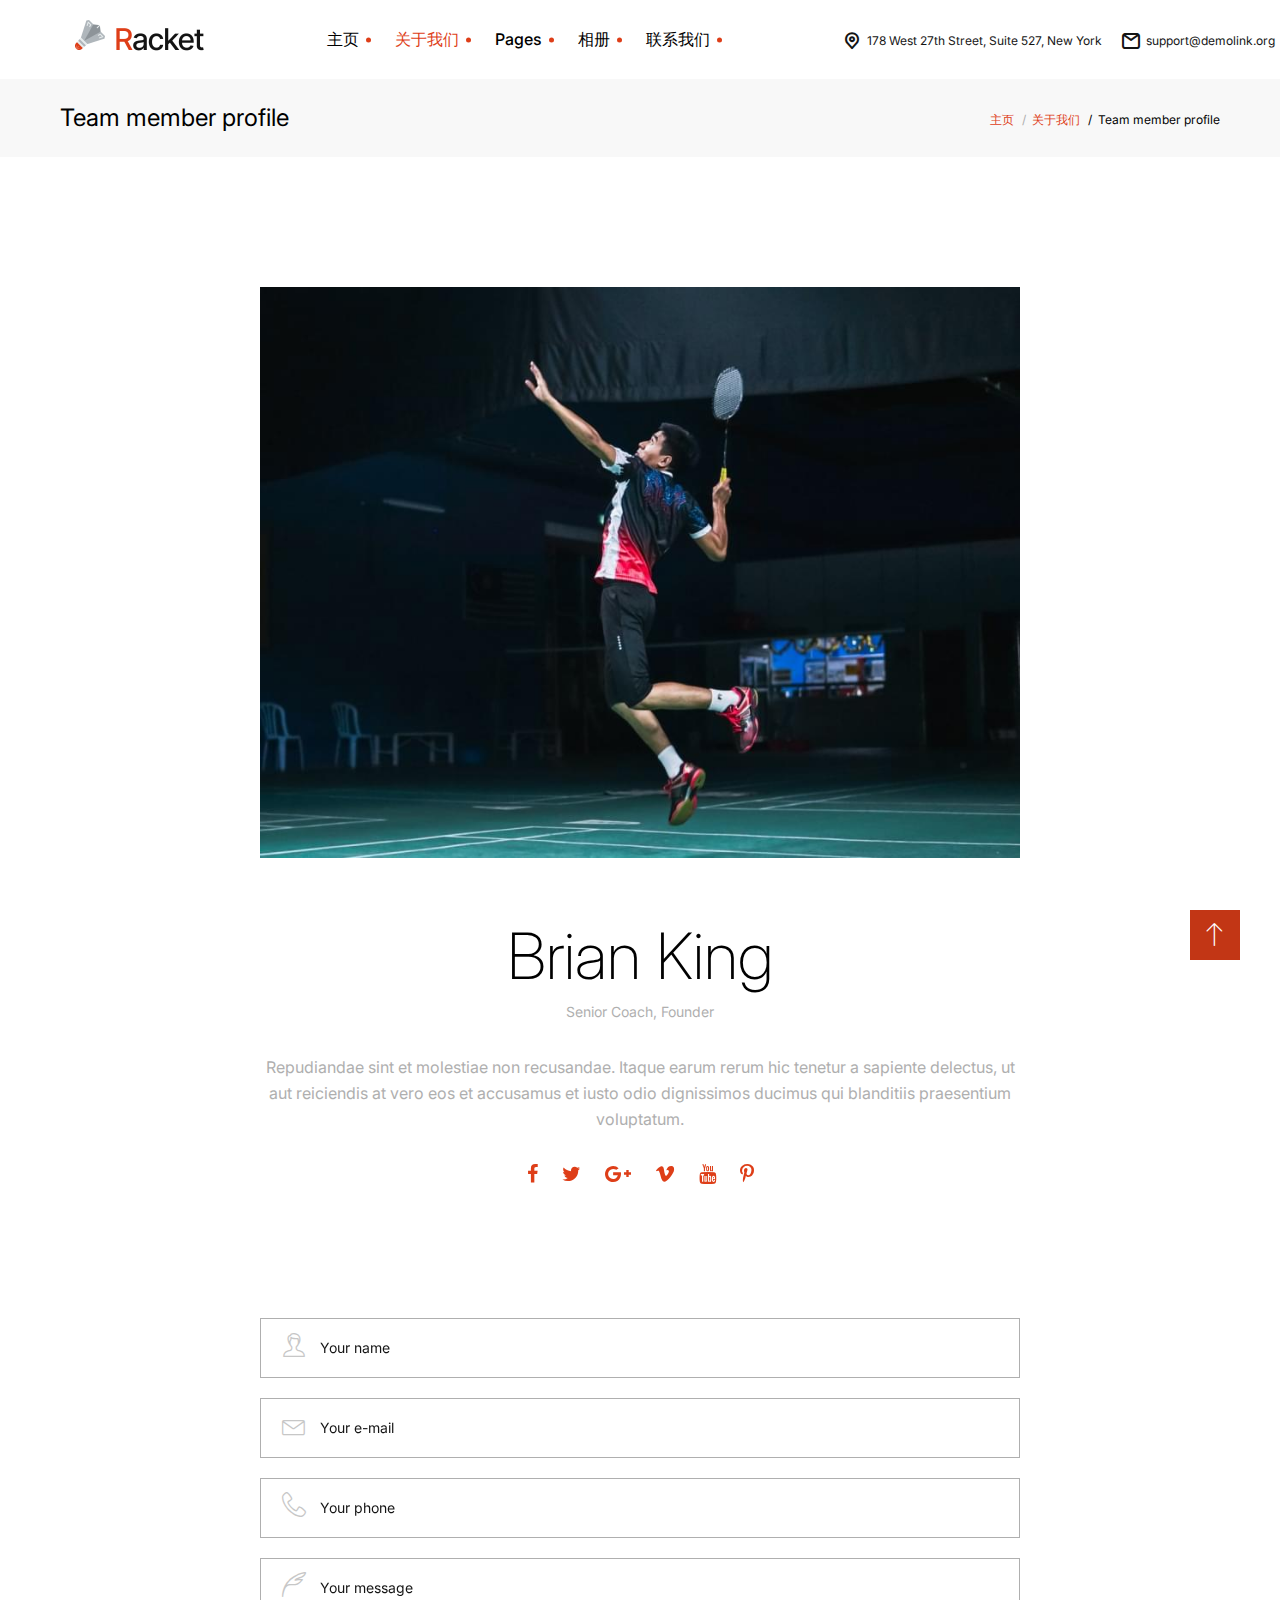
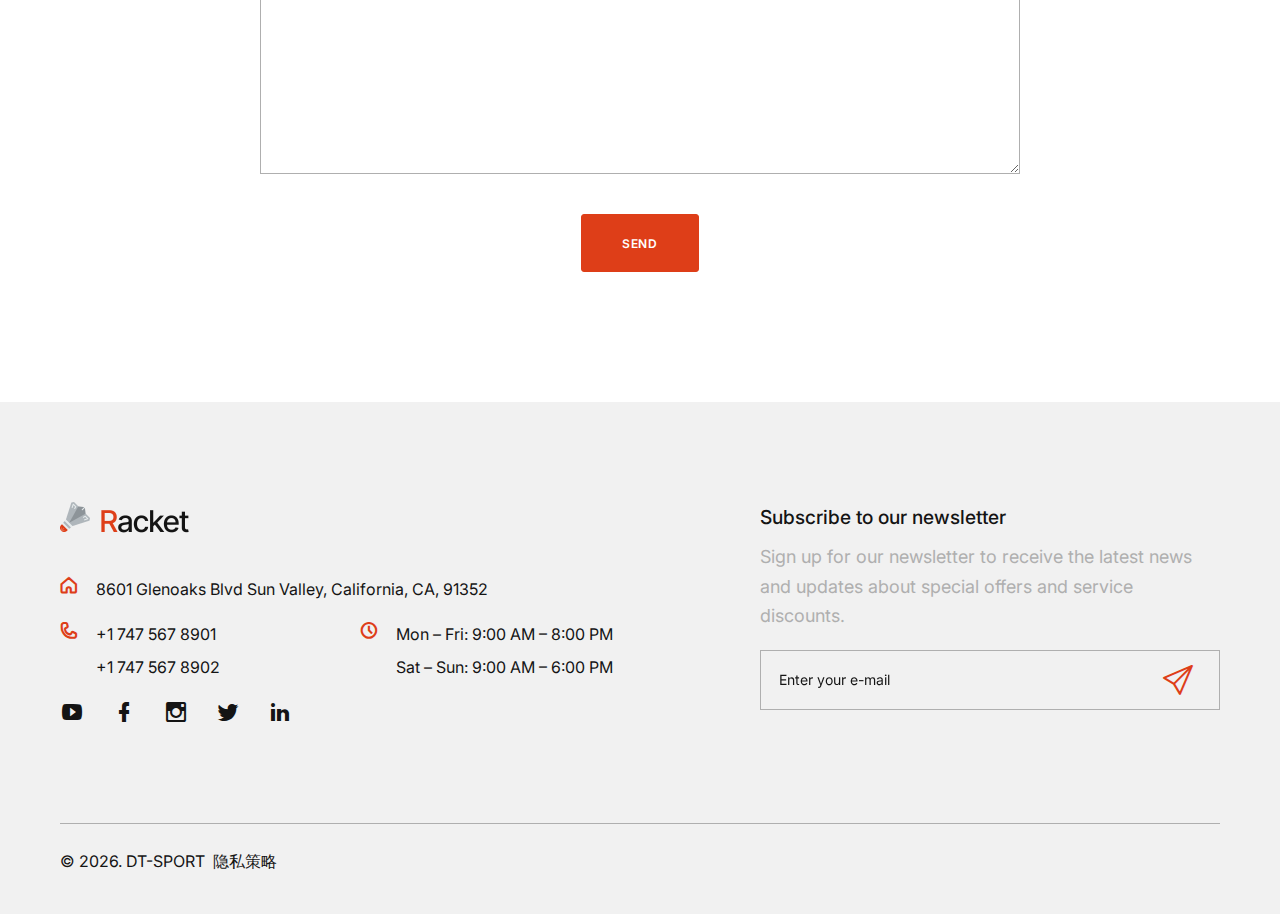
<file: team-member-profile.html>
<!DOCTYPE html>
<html class="wide wow-animation" lang="en">
  <head>
    <!-- Site Title-->
    <title>Team member profile</title>
    <meta name="format-detection" content="telephone=no">
    <meta name="viewport" content="width=device-width, height=device-height, initial-scale=1.0, maximum-scale=1.0, user-scalable=0">
    <meta http-equiv="X-UA-Compatible" content="IE=edge">
    <meta charset="utf-8">
    <link rel="icon" href="images/favicon.ico" type="image/x-icon">
    <!-- Stylesheets-->
    <link rel="stylesheet" type="text/css" href="https://fonts.googleapis.com/css2?family=Inter:wght@400;500;600;800;900&amp;display=swap">
    <link rel="stylesheet" href="css/bootstrap.css">
    <link rel="stylesheet" href="css/fonts.css">
    <link rel="stylesheet" href="css/style.css">
  </head>
  <body>
    <div id="page-loader">
      <div class="cssload-container">
        <div class="cssload-speeding-wheel"></div>
      </div>
    </div>
    <!-- Page-->
    <div class="page">
      <!-- Page header-->
      <header class="section page-header">
        <!--RD Navbar-->
        <div class="rd-navbar-wrap">
          <nav class="rd-navbar rd-navbar-classic" data-layout="rd-navbar-fixed" data-sm-layout="rd-navbar-fixed" data-md-layout="rd-navbar-fixed" data-lg-layout="rd-navbar-fixed" data-xl-layout="rd-navbar-static" data-xxl-layout="rd-navbar-static" data-md-device-layout="rd-navbar-fixed" data-lg-device-layout="rd-navbar-fixed" data-xl-device-layout="rd-navbar-static" data-xxl-device-layout="rd-navbar-static" data-xl-stick-up-offset="1px" data-xxl-stick-up-offset="1px" data-xl-stick-up="true" data-xxl-stick-up="true">
            <div class="rd-navbar-collapse-toggle rd-navbar-fixed-element-1" data-rd-navbar-toggle=".rd-navbar-collapse"><span></span></div>
            <div class="rd-navbar-main-outer">
              <div class="rd-navbar-main">
                <!--RD Navbar Panel-->
                <div class="rd-navbar-panel">
                  <!--RD Navbar Toggle-->
                  <button class="rd-navbar-toggle" data-rd-navbar-toggle=".rd-navbar-nav-wrap"><span></span></button>
                  <!--RD Navbar Brand-->
                  <div class="rd-navbar-brand">
                    <!-- Brand--><a class="brand" href="index.html"><img class="brand-logo-dark" src="images/logo-default-260x72.png" alt="" width="130" height="36"/><img class="brand-logo-light" src="images/logo-inverse-260x72.png" alt="" width="130" height="36"/></a>
                  </div>
                </div>
                <div class="rd-navbar-nav-wrap">
                  <ul class="rd-navbar-nav">
                    <li class="rd-nav-item"><a class="rd-nav-link" href="index.html">主页</a>
                    </li>
                    <li class="rd-nav-item active"><a class="rd-nav-link" href="about-us.html">关于我们</a>
                      <ul class="rd-menu rd-navbar-dropdown">
                        <li class="rd-dropdown-item"><a class="rd-dropdown-link" href="our-team.html">Our team</a>
                        </li>
                        <li class="rd-dropdown-item active"><a class="rd-dropdown-link" href="team-member-profile.html">Team member profile</a>
                        </li>
                      </ul>
                    </li>
                    <li class="rd-nav-item"><a class="rd-nav-link" href="#">Pages</a>
                      <ul class="rd-menu rd-navbar-dropdown">
                        <li class="rd-dropdown-item"><a class="rd-dropdown-link" href="privacy-policy.html">隐私策略</a>
                        </li>
<!--                        <li class="rd-dropdown-item"><a class="rd-dropdown-link" href="404-page.html">404 page</a>-->
<!--                        </li>-->
<!--                        <li class="rd-dropdown-item"><a class="rd-dropdown-link" href="coming-soon.html">Coming soon</a>-->
<!--                        </li>-->
<!--                        <li class="rd-dropdown-item"><a class="rd-dropdown-link" href="tabs.html">Tabs</a>-->
<!--                        </li>-->
<!--                        <li class="rd-dropdown-item"><a class="rd-dropdown-link" href="circles-counter.html">Circles counter</a>-->
<!--                        </li>-->
                        <li class="rd-dropdown-item"><a class="rd-dropdown-link" href="buttons.html">Buttons</a>
                        </li>
                        <li class="rd-dropdown-item"><a class="rd-dropdown-link" href="typography.html">Typography</a>
                        </li>
                      </ul>
                    </li>
                    <li class="rd-nav-item"><a class="rd-nav-link" href="#">相册</a>
                      <ul class="rd-menu rd-navbar-dropdown">
                        <li class="rd-dropdown-item"><a class="rd-dropdown-link" href="portfolio.html">Portfolio</a>
                        </li>
                        <li class="rd-dropdown-item"><a class="rd-dropdown-link" href="single-portfolio.html">Single Portfolio</a>
                        </li>
                      </ul>
                    </li>
                    <li class="rd-nav-item"><a class="rd-nav-link" href="contact-us.html">联系我们</a>
                    </li>
                  </ul>
                </div>
                <!-- RD Navbar collapse-->
                <div class="rd-navbar-aside rd-navbar-collapse">
                  <div class="rd-navbar-info">
                    <div class="rd-navbar-info-item">
                      <div class="rd-navbar-info-icon icomoon-map"></div><a class="rd-navbar-info-text link-darker" href="#">178 West 27th Street, Suite 527, New York</a>
                    </div>
                    <div class="rd-navbar-info-item">
                      <div class="rd-navbar-info-icon icomoon-email"></div><a class="rd-navbar-info-text link-darker" href="mailto:#">support@demolink.org</a>
                    </div>
                  </div>
                </div>
              </div>
            </div>
          </nav>
        </div>
      </header>
      <!-- Breadcrumbs-->
      <section class="section novi-bg novi-bg-img breadcrumbs-custom">
        <div class="container">
          <div class="breadcrumbs-custom__inner">
            <p class="breadcrumbs-custom__title">Team member profile</p>
            <ul class="breadcrumbs-custom__path">
              <li><a href="index.html">主页</a></li>
              <li><a href="about-us.html">关于我们</a></li>
              <li class="active">Team member profile</li>
            </ul>
          </div>
        </div>
      </section>

      <!-- Team member profile-->
      <section class="section novi-bg novi-bg-img section-xl bg-default">
        <div class="container">
          <div class="row justify-content-md-center">
            <div class="col-md-10 col-lg-8">
              <!-- Profile Corporate-->
              <article class="profile-corporate"><img class="profile-corporate__image" src="images/team-member-01-886x666.jpg" alt="" width="886" height="666"/>
                <div class="profile-corporate__caption">
                  <p class="profile-corporate__title">Brian King</p>
                  <p class="profile-corporate__subtitle">Senior Coach, Founder</p>
                  <p>Repudiandae sint et molestiae non recusandae. Itaque earum rerum hic tenetur a sapiente delectus, ut aut reiciendis at vero eos et accusamus et iusto odio dignissimos ducimus qui blanditiis praesentium voluptatum.</p>
                  <ul class="list-inline-sm profile-corporate__list">
                    <li><a class="icon-sm fa-facebook icon novi-icon" href="#"></a></li>
                    <li><a class="icon-sm fa-twitter icon novi-icon" href="#"></a></li>
                    <li><a class="icon-sm fa-google-plus icon novi-icon" href="#"></a></li>
                    <li><a class="icon-sm fa-vimeo icon novi-icon" href="#"></a></li>
                    <li><a class="icon-sm fa-youtube icon novi-icon" href="#"></a></li>
                    <li><a class="icon-sm fa-pinterest-p icon novi-icon" href="#"></a></li>
                  </ul>
                </div>
              </article>
            </div>
          </div>
        </div>
      </section>

      <section class="section novi-bg novi-bg-img section-xl bg-default text-center">
        <div class="container">
          <div class="row justify-content-md-center">
            <div class="col-md-10 col-lg-8">
              <!-- RD Mailform-->
              <form class="rd-mailform rd-mailform_style-1 text-center" data-form-output="form-output-global" data-form-type="contact" method="post" action="bat/rd-mailform.php">
                <div class="form-wrap form-wrap_icon"><span class="novi-icon form-icon linear-icon-man"></span>
                  <input class="form-input" id="contact-name" type="text" name="name" data-constraints="@Required">
                  <label class="form-label" for="contact-name">Your name</label>
                </div>
                <div class="form-wrap form-wrap_icon"><span class="novi-icon form-icon linear-icon-envelope"></span>
                  <input class="form-input" id="contact-email" type="email" name="email" data-constraints="@Email @Required">
                  <label class="form-label" for="contact-email">Your e-mail</label>
                </div>
                <div class="form-wrap form-wrap_icon"><span class="novi-icon form-icon linear-icon-telephone"></span>
                  <input class="form-input" id="contact-phone" type="text" name="phone" data-constraints="@Numeric">
                  <label class="form-label" for="contact-phone">Your phone</label>
                </div>
                <div class="form-wrap form-wrap_icon"><span class="novi-icon form-icon linear-icon-feather"></span>
                  <textarea class="form-input" id="contact-message" name="message" data-constraints="@Required"></textarea>
                  <label class="form-label" for="contact-message">Your message</label>
                </div>
                <button class="button button-primary" type="submit">send</button>
              </form>
            </div>
          </div>
        </div>
      </section>

      <!-- Page Footer-->
      <footer class="section footer-classic">
        <div class="container">
          <div class="row row-30 justify-content-xl-between">
            <div class="col-md-6 col-lg-7 col-xl-6">
              <!-- Brand--><a class="brand" href="index.html"><img class="brand-logo-dark" src="images/logo-default-260x72.png" alt="" width="130" height="36"/><img class="brand-logo-light" src="images/logo-inverse-260x72.png" alt="" width="130" height="36"/></a>
              <div class="list-icon">
                <div class="list-icon-left icomoon-home"></div>
                <div class="list-icon-body">
                  <div class="list-icon-item"><a href="#">8601 Glenoaks Blvd Sun Valley, California, CA, 91352</a></div>
                </div>
              </div>
              <div class="row row-15 row-list">
                <div class="col-xs-6 col-sm-5 col-md-12 col-lg-5 col-xl-6">
                  <div class="list-icon">
                    <div class="list-icon-left icomoon-phone"></div>
                    <div class="list-icon-body">
                      <div class="list-icon-item"><a href="tel:#">+1 747 567 8901</a></div>
                      <div class="list-icon-item"><a href="tel:#">+1 747 567 8902</a></div>
                    </div>
                  </div>
                </div>
                <div class="col-xs-6 col-sm-7 col-md-12 col-lg-7 col-xl-6">
                  <div class="list-icon">
                    <div class="list-icon-left icomoon-clock"></div>
                    <div class="list-icon-body">
                      <div class="list-icon-item">Mon – Fri: 9:00 AM – 8:00 PM</div>
                      <div class="list-icon-item">Sat – Sun: 9:00 AM – 6:00 PM</div>
                    </div>
                  </div>
                </div>
              </div>
              <div class="list-social"><a class="list-social-icon mdi mdi-youtube-play" href="#"></a><a class="list-social-icon mdi mdi-facebook" href="#"></a><a class="list-social-icon mdi mdi-instagram" href="#"></a><a class="list-social-icon mdi mdi-twitter" href="#"></a><a class="list-social-icon mdi mdi-linkedin" href="#"></a></div>
            </div>
            <div class="col-md-6 col-lg-5 col-xl-5">
              <h5>Subscribe to our newsletter</h5>
              <p class="big">Sign up for our newsletter to receive the latest news and updates about special offers and service discounts.</p>
              <form class="rd-mailform rd-form-boxed" data-form-output="form-output-global" data-form-type="subscribe" method="post" action="bat/rd-mailform.php">
                <div class="form-wrap">
                  <input class="form-input" type="email" name="email" data-constraints="@Email @Required" id="footer-mail">
                  <label class="form-label" for="footer-mail">Enter your e-mail</label>
                </div>
                <button class="form-button icomoon-send"></button>
              </form>
            </div>
          </div>
          <div class="divider divider-1"></div>
          <p class="rights"><span>&copy;&nbsp;</span><span class="copyright-year"></span><span>.&nbsp;</span>DT-SPORT&nbsp;&nbsp;<a href="privacy-policy.html">隐私策略</a></p>
        </div>
      </footer>
    </div>
    <!-- Global Mailform Output-->
    <div class="snackbars" id="form-output-global"></div>
    <!-- Javascript-->
    <script src="js/core.min.js"></script>
    <script src="js/script.js"></script>
  </body>
</html>
</file>
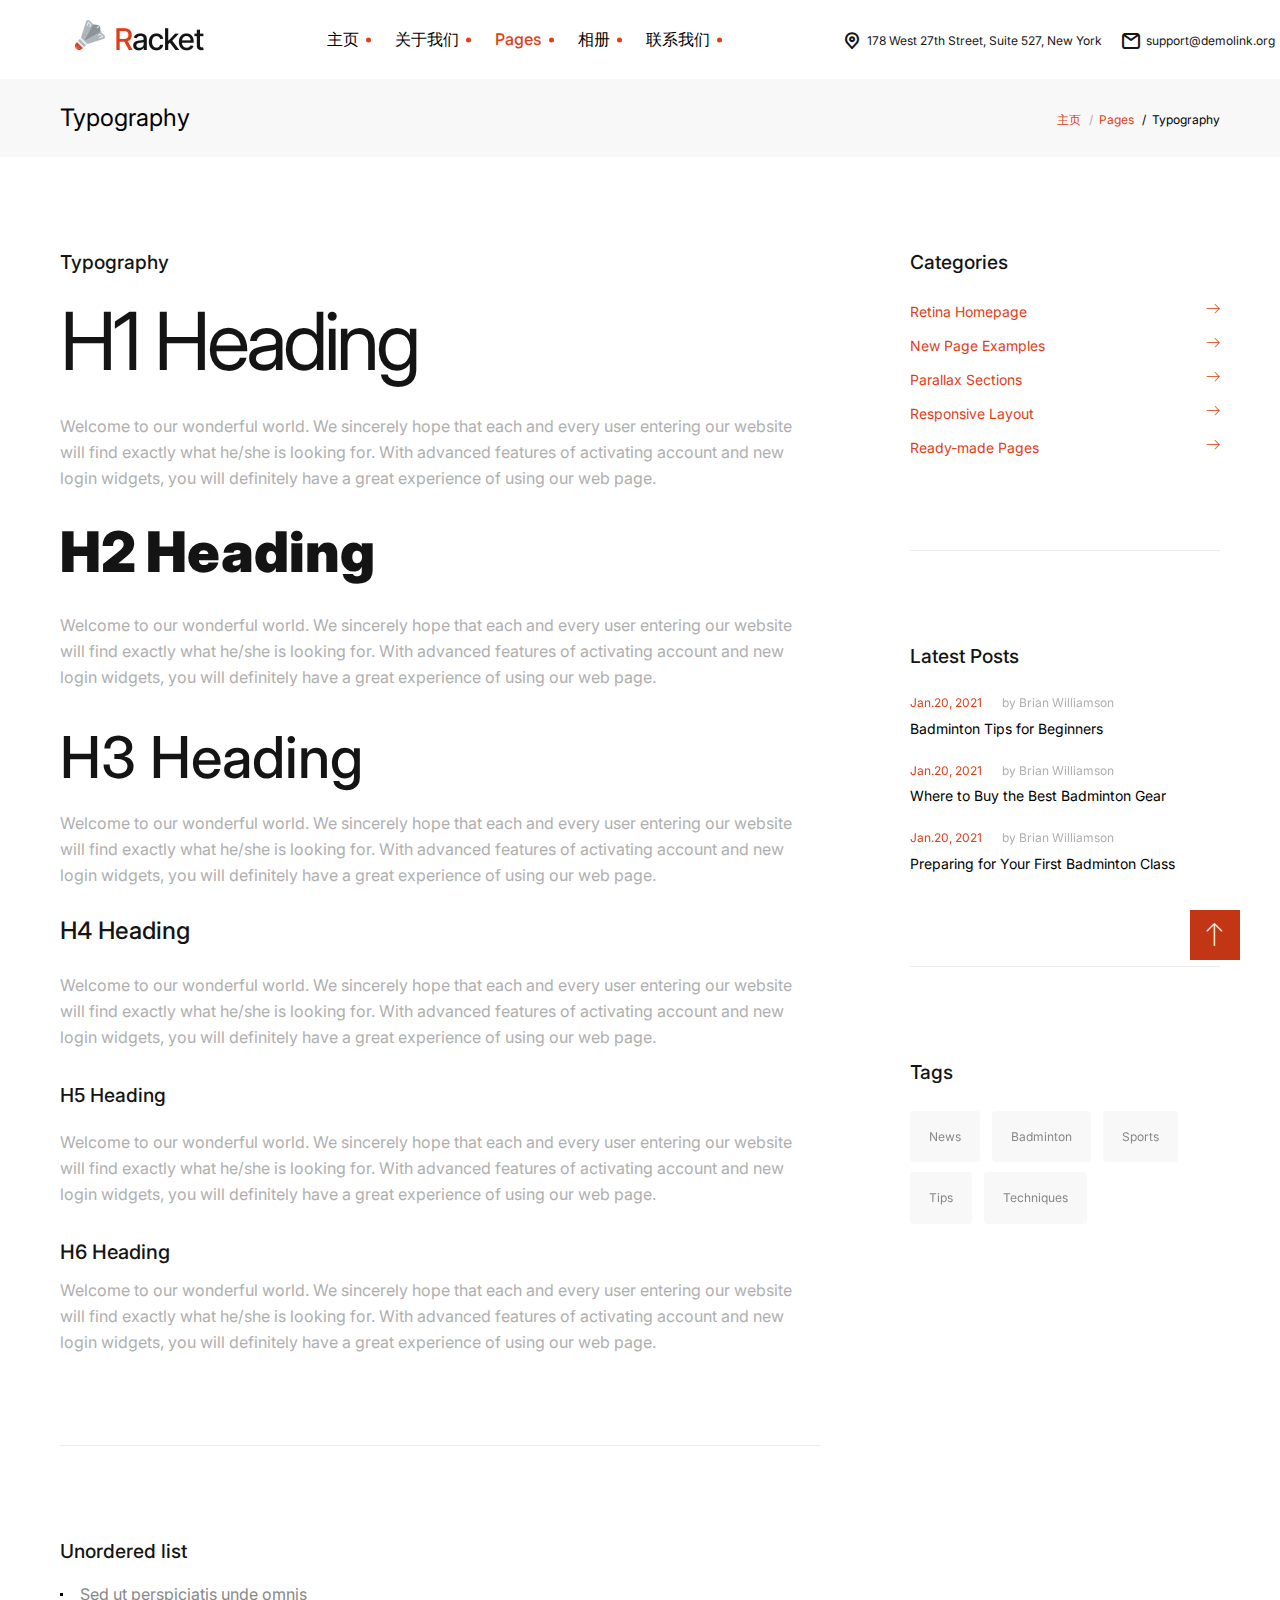
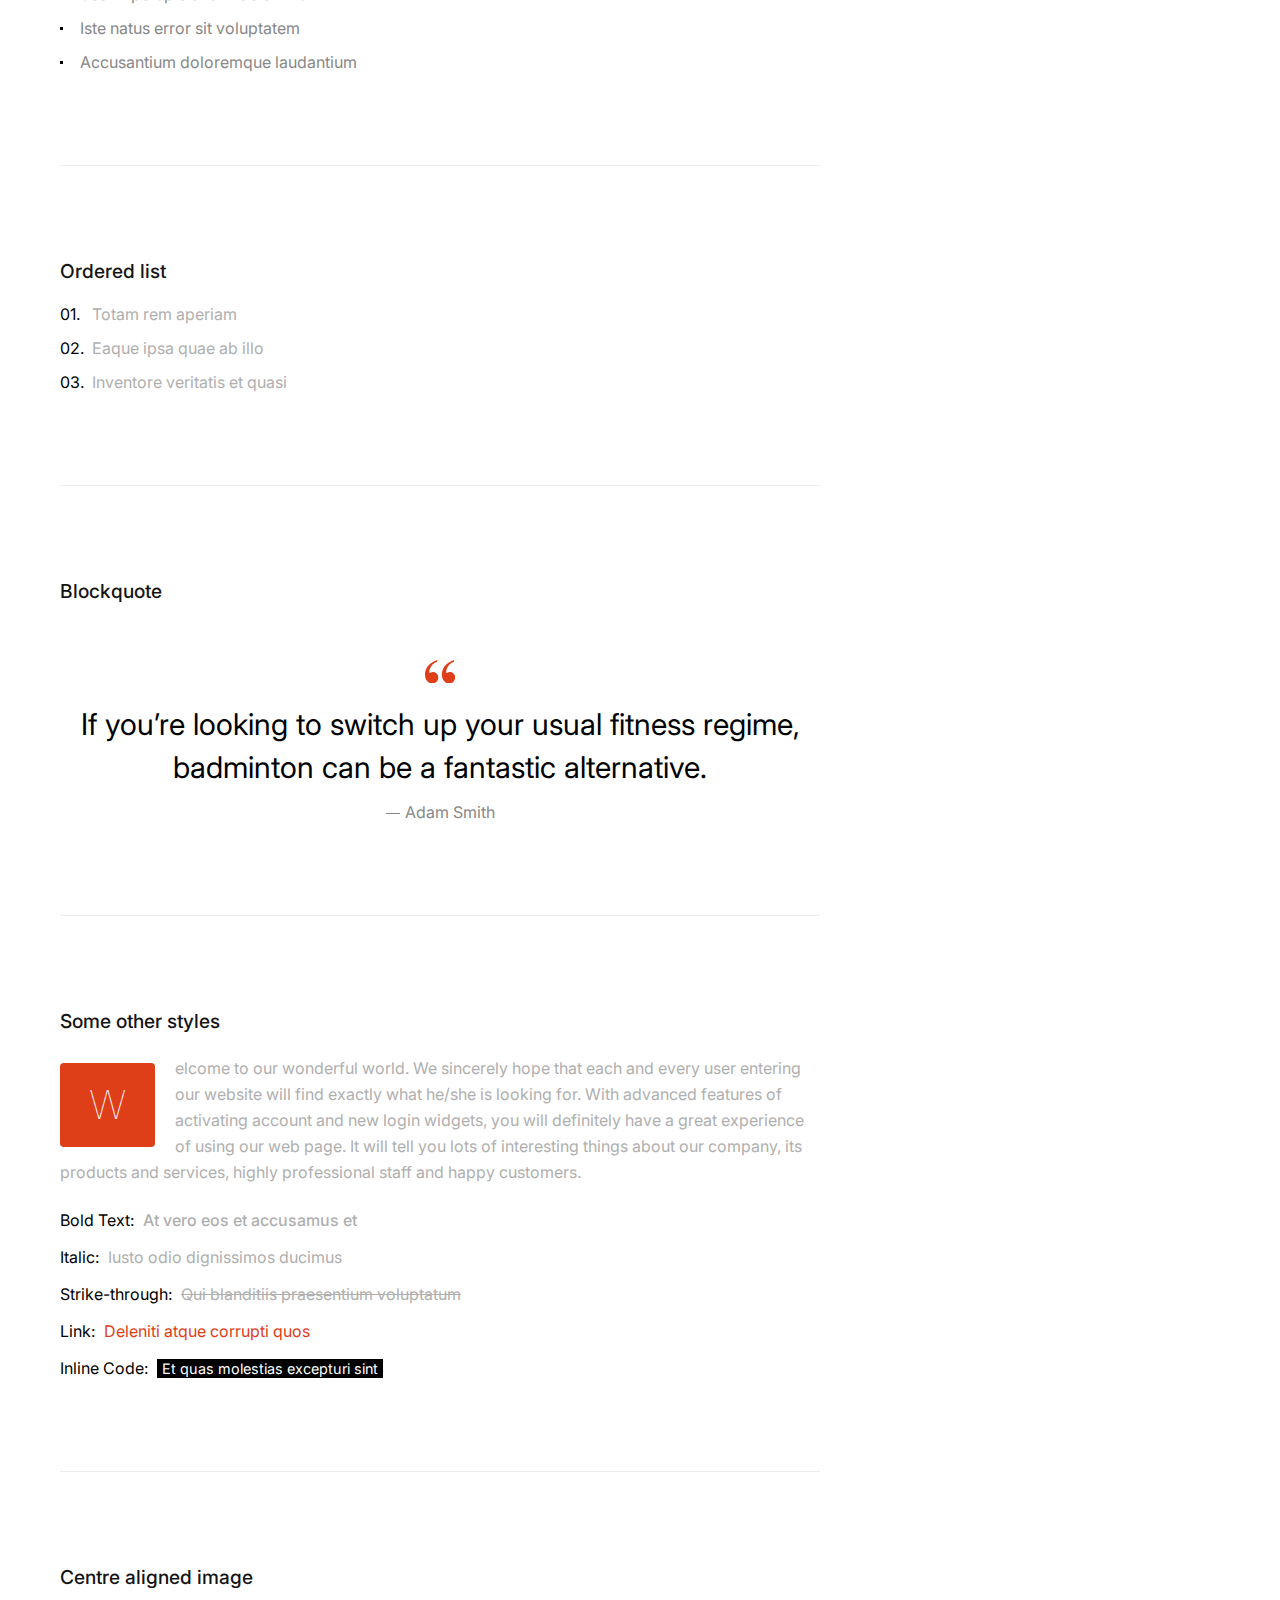
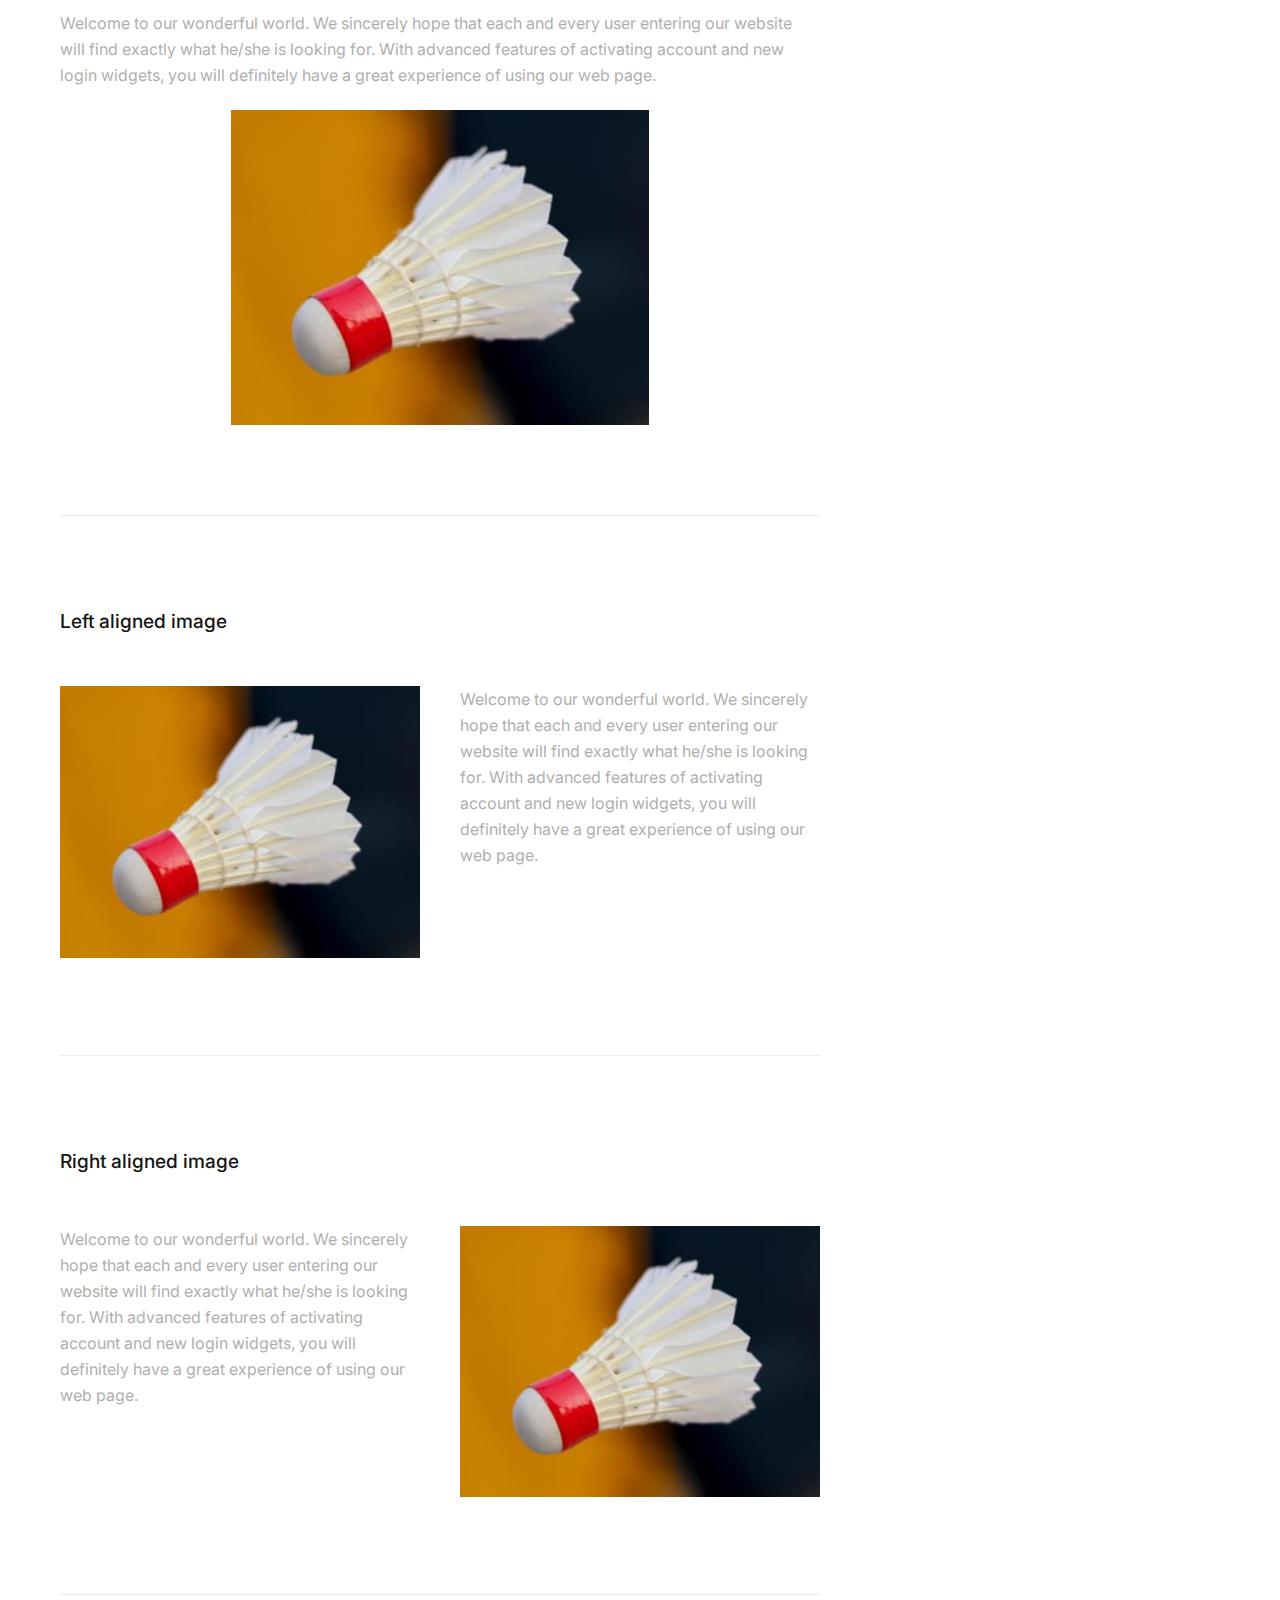
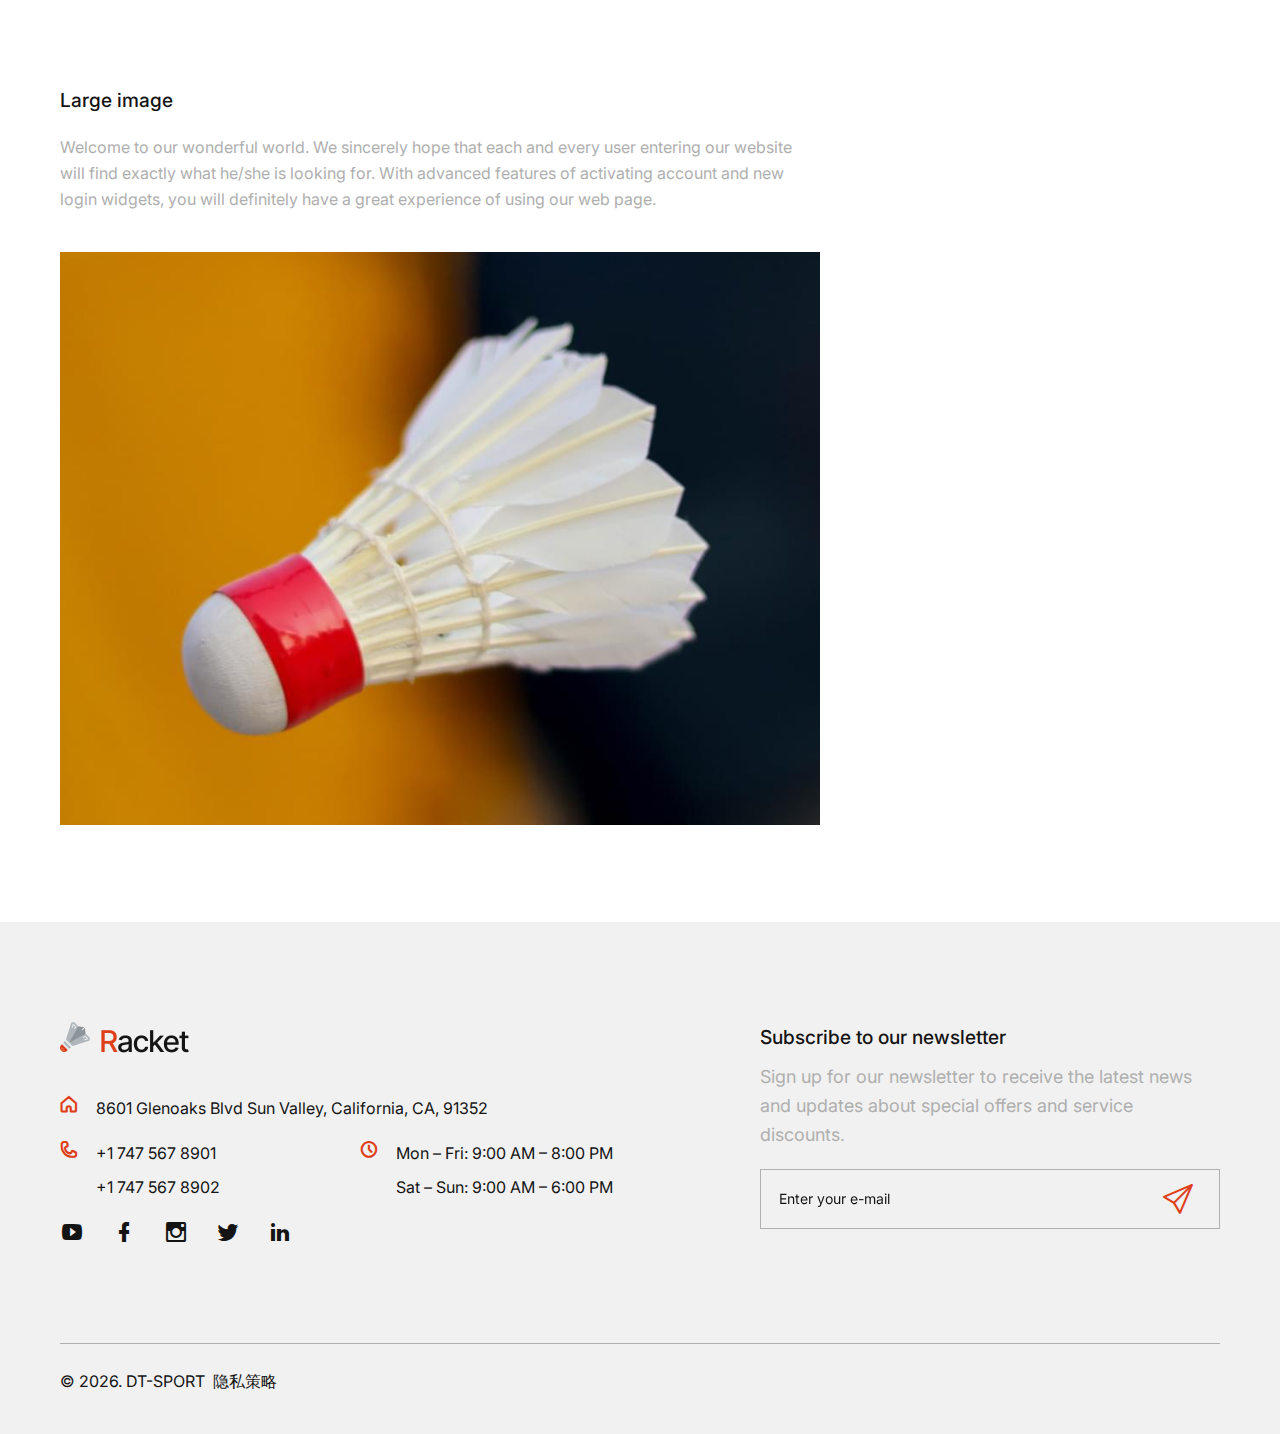
<file: typography.html>
<!DOCTYPE html>
<html class="wide wow-animation" lang="en">
  <head>
    <!-- Site Title-->
    <title>Typography</title>
    <meta name="format-detection" content="telephone=no">
    <meta name="viewport" content="width=device-width, height=device-height, initial-scale=1.0, maximum-scale=1.0, user-scalable=0">
    <meta http-equiv="X-UA-Compatible" content="IE=edge">
    <meta charset="utf-8">
    <link rel="icon" href="images/favicon.ico" type="image/x-icon">
    <!-- Stylesheets-->
    <link rel="stylesheet" type="text/css" href="https://fonts.googleapis.com/css2?family=Inter:wght@400;500;600;800;900&amp;display=swap">
    <link rel="stylesheet" href="css/bootstrap.css">
    <link rel="stylesheet" href="css/fonts.css">
    <link rel="stylesheet" href="css/style.css">
  </head>
  <body>
    <div id="page-loader">
      <div class="cssload-container">
        <div class="cssload-speeding-wheel"></div>
      </div>
    </div>
    <!-- Page-->
    <div class="page">
      <!-- Page header-->
      <header class="section page-header">
        <!--RD Navbar-->
        <div class="rd-navbar-wrap">
          <nav class="rd-navbar rd-navbar-classic" data-layout="rd-navbar-fixed" data-sm-layout="rd-navbar-fixed" data-md-layout="rd-navbar-fixed" data-lg-layout="rd-navbar-fixed" data-xl-layout="rd-navbar-static" data-xxl-layout="rd-navbar-static" data-md-device-layout="rd-navbar-fixed" data-lg-device-layout="rd-navbar-fixed" data-xl-device-layout="rd-navbar-static" data-xxl-device-layout="rd-navbar-static" data-xl-stick-up-offset="1px" data-xxl-stick-up-offset="1px" data-xl-stick-up="true" data-xxl-stick-up="true">
            <div class="rd-navbar-collapse-toggle rd-navbar-fixed-element-1" data-rd-navbar-toggle=".rd-navbar-collapse"><span></span></div>
            <div class="rd-navbar-main-outer">
              <div class="rd-navbar-main">
                <!--RD Navbar Panel-->
                <div class="rd-navbar-panel">
                  <!--RD Navbar Toggle-->
                  <button class="rd-navbar-toggle" data-rd-navbar-toggle=".rd-navbar-nav-wrap"><span></span></button>
                  <!--RD Navbar Brand-->
                  <div class="rd-navbar-brand">
                    <!-- Brand--><a class="brand" href="index.html"><img class="brand-logo-dark" src="images/logo-default-260x72.png" alt="" width="130" height="36"/><img class="brand-logo-light" src="images/logo-inverse-260x72.png" alt="" width="130" height="36"/></a>
                  </div>
                </div>
                <div class="rd-navbar-nav-wrap">
                  <ul class="rd-navbar-nav">
                    <li class="rd-nav-item"><a class="rd-nav-link" href="index.html">主页</a>
                    </li>
                    <li class="rd-nav-item"><a class="rd-nav-link" href="about-us.html">关于我们</a>
                      <ul class="rd-menu rd-navbar-dropdown">
                        <li class="rd-dropdown-item"><a class="rd-dropdown-link" href="our-team.html">Our team</a>
                        </li>
                        <li class="rd-dropdown-item"><a class="rd-dropdown-link" href="team-member-profile.html">Team member profile</a>
                        </li>
                      </ul>
                    </li>
                    <li class="rd-nav-item active"><a class="rd-nav-link" href="#">Pages</a>
                      <ul class="rd-menu rd-navbar-dropdown">
                        <li class="rd-dropdown-item"><a class="rd-dropdown-link" href="privacy-policy.html">隐私策略</a>
                        </li>
<!--                        <li class="rd-dropdown-item"><a class="rd-dropdown-link" href="404-page.html">404 page</a>-->
<!--                        </li>-->
<!--                        <li class="rd-dropdown-item"><a class="rd-dropdown-link" href="coming-soon.html">Coming soon</a>-->
<!--                        </li>-->
<!--                        <li class="rd-dropdown-item"><a class="rd-dropdown-link" href="tabs.html">Tabs</a>-->
<!--                        </li>-->
<!--                        <li class="rd-dropdown-item"><a class="rd-dropdown-link" href="circles-counter.html">Circles counter</a>-->
<!--                        </li>-->
                        <li class="rd-dropdown-item"><a class="rd-dropdown-link" href="buttons.html">Buttons</a>
                        </li>
                        <li class="rd-dropdown-item active"><a class="rd-dropdown-link" href="typography.html">Typography</a>
                        </li>
                      </ul>
                    </li>
                    <li class="rd-nav-item"><a class="rd-nav-link" href="#">相册</a>
                      <ul class="rd-menu rd-navbar-dropdown">
                        <li class="rd-dropdown-item"><a class="rd-dropdown-link" href="portfolio.html">Portfolio</a>
                        </li>
                        <li class="rd-dropdown-item"><a class="rd-dropdown-link" href="single-portfolio.html">Single Portfolio</a>
                        </li>
                      </ul>
                    </li>
                    <li class="rd-nav-item"><a class="rd-nav-link" href="contact-us.html">联系我们</a>
                    </li>
                  </ul>
                </div>
                <!-- RD Navbar collapse-->
                <div class="rd-navbar-aside rd-navbar-collapse">
                  <div class="rd-navbar-info">
                    <div class="rd-navbar-info-item">
                      <div class="rd-navbar-info-icon icomoon-map"></div><a class="rd-navbar-info-text link-darker" href="#">178 West 27th Street, Suite 527, New York</a>
                    </div>
                    <div class="rd-navbar-info-item">
                      <div class="rd-navbar-info-icon icomoon-email"></div><a class="rd-navbar-info-text link-darker" href="mailto:#">support@demolink.org</a>
                    </div>
                  </div>
                </div>
              </div>
            </div>
          </nav>
        </div>
      </header>
      <!-- Breadcrumbs-->
      <section class="section novi-bg novi-bg-img breadcrumbs-custom">
        <div class="container">
          <div class="breadcrumbs-custom__inner">
            <p class="breadcrumbs-custom__title">Typography</p>
            <ul class="breadcrumbs-custom__path">
              <li><a href="index.html">主页</a></li>
              <li><a href="#">Pages</a></li>
              <li class="active">Typography</li>
            </ul>
          </div>
        </div>
      </section>

      <div class="section-md section-divided">
        <div class="container">
          <div class="row row-50 row-md-75">
            <div class="col-lg-8 section-divided__main">
              <!-- Base typography-->
              <section class="section novi-bg novi-bg-img section-md">
                <h5>Typography</h5>
                <ul class="list-md">
                  <li>
                    <h1>H1 Heading</h1>
                    <p>Welcome to our wonderful world. We sincerely hope that each and every user entering our website will find exactly what he/she is looking for. With advanced features of activating account and new login widgets, you will definitely have a great experience of using our web page.</p>
                  </li>
                  <li>
                    <h2>H2 Heading</h2>
                    <p>Welcome to our wonderful world. We sincerely hope that each and every user entering our website will find exactly what he/she is looking for. With advanced features of activating account and new login widgets, you will definitely have a great experience of using our web page.</p>
                  </li>
                  <li>
                    <h3>H3 Heading</h3>
                    <p>Welcome to our wonderful world. We sincerely hope that each and every user entering our website will find exactly what he/she is looking for. With advanced features of activating account and new login widgets, you will definitely have a great experience of using our web page.</p>
                  </li>
                  <li>
                    <h4>H4 Heading</h4>
                    <p>Welcome to our wonderful world. We sincerely hope that each and every user entering our website will find exactly what he/she is looking for. With advanced features of activating account and new login widgets, you will definitely have a great experience of using our web page.</p>
                  </li>
                  <li>
                    <h5>H5 Heading</h5>
                    <p>Welcome to our wonderful world. We sincerely hope that each and every user entering our website will find exactly what he/she is looking for. With advanced features of activating account and new login widgets, you will definitely have a great experience of using our web page.</p>
                  </li>
                  <li>
                    <h6>H6 Heading</h6>
                    <p>Welcome to our wonderful world. We sincerely hope that each and every user entering our website will find exactly what he/she is looking for. With advanced features of activating account and new login widgets, you will definitely have a great experience of using our web page.</p>
                  </li>
                </ul>
              </section>

              <!-- Unordered list-->
              <section class="section novi-bg novi-bg-img section-md">
                <h5>Unordered list</h5>
                <ul class="list-marked">
                  <li>Sed ut perspiciatis unde omnis</li>
                  <li>Iste natus error sit voluptatem</li>
                  <li>Accusantium doloremque laudantium</li>
                </ul>
              </section>

              <!-- Ordered list-->
              <section class="section novi-bg novi-bg-img section-md">
                <h5>Ordered list</h5>
                <ul class="list-ordered">
                  <li>Totam rem aperiam</li>
                  <li>Eaque ipsa quae ab illo</li>
                  <li>Inventore veritatis et quasi</li>
                </ul>
              </section>

              <!-- Blockquotes-->
              <section class="section novi-bg novi-bg-img section-md">
                <h5>Blockquote</h5>
                <!-- Quote centered-->
                <div class="quote-centered">
                  <svg class="quote-centered__mark" version="1.1" baseprofile="tiny" x="0px" y="0px" width="30.234px" height="23.484px" viewbox="0 0 30.234 23.484">
                    <g>
                      <path d="M12.129,0v1.723c-2.438,0.891-4.348,2.291-5.73,4.201c-1.383,1.911-2.074,3.897-2.074,5.959 c0,0.445,0.07,0.773,0.211,0.984c0.093,0.141,0.199,0.211,0.316,0.211c0.117,0,0.293-0.082,0.527-0.246 c0.75-0.539,1.699-0.809,2.848-0.809c1.336,0,2.519,0.545,3.551,1.635c1.031,1.09,1.547,2.385,1.547,3.885 c0,1.57-0.592,2.953-1.775,4.148c-1.184,1.195-2.619,1.793-4.307,1.793c-1.969,0-3.668-0.809-5.098-2.426 C0.715,19.441,0,17.274,0,14.555c0-3.164,0.972-6,2.918-8.508C4.863,3.539,7.933,1.524,12.129,0z M29.039,0v1.723 c-2.438,0.891-4.348,2.291-5.73,4.201c-1.383,1.911-2.074,3.897-2.074,5.959c0,0.445,0.07,0.773,0.211,0.984 c0.094,0.141,0.199,0.211,0.316,0.211s0.293-0.082,0.527-0.246c0.75-0.539,1.699-0.809,2.848-0.809c1.336,0,2.52,0.545,3.551,1.635 s1.547,2.385,1.547,3.885c0,1.57-0.592,2.953-1.775,4.148s-2.619,1.793-4.307,1.793c-1.969,0-3.668-0.809-5.098-2.426 s-2.145-3.785-2.145-6.504c0-3.164,0.973-6,2.918-8.508C21.773,3.539,24.844,1.524,29.039,0z"></path>
                    </g>
                  </svg>
                  <div class="quote-centered__text">
                    <p class="q">If you’re looking to switch up your usual fitness regime, badminton can be a fantastic alternative.</p>
                  </div>
                  <p class="quote-centered__cite">Adam Smith</p>
                </div>
              </section>

              <!-- Some other styles-->
              <section class="section novi-bg novi-bg-img section-md">
                <h5>Some other styles</h5>
                <p class="first-letter">Welcome to our wonderful world. We sincerely hope that each and every user entering our website will find exactly what he/she is looking for. With advanced features of activating account and new login widgets, you will definitely have a great experience of using our web page. It will tell you lots of interesting things about our company, its products and services, highly professional staff and happy customers.</p>
                <ul class="list-xxs">
                  <li>
                    <dl class="list-terms-inline">
                      <dt>Bold Text</dt>
                      <dd><span class="text-medium">At vero eos et accusamus et</span></dd>
                    </dl>
                  </li>
                  <li>
                    <dl class="list-terms-inline">
                      <dt>Italic</dt>
                      <dd><span class="font-italic">Iusto odio dignissimos ducimus</span></dd>
                    </dl>
                  </li>
                  <li>
                    <dl class="list-terms-inline">
                      <dt>Strike-through</dt>
                      <dd><span class="text-strike">Qui blanditiis praesentium voluptatum</span></dd>
                    </dl>
                  </li>
                  <li>
                    <dl class="list-terms-inline">
                      <dt>Link</dt>
                      <dd><a href="#">Deleniti atque corrupti quos</a></dd>
                    </dl>
                  </li>
                  <li>
                    <dl class="list-terms-inline">
                      <dt>Inline Code</dt>
                      <dd><code>Et quas molestias excepturi sint</code></dd>
                    </dl>
                  </li>
                </ul>
              </section>

              <!-- Centre aligned image-->
              <section class="section novi-bg novi-bg-img section-md">
                <h5>Centre aligned image</h5>
                <p>Welcome to our wonderful world. We sincerely hope that each and every user entering our website will find exactly what he/she is looking for. With advanced features of activating account and new login widgets, you will definitely have a great experience of using our web page.</p>
                <div class="figure-centered">
                  <figure class="figure"><img src="images/typography-1-418x315.jpg" alt="" width="418" height="315"/>
                  </figure>
                </div>
              </section>

              <!-- Left aligned image-->
              <section class="section novi-bg novi-bg-img section-md">
                <h5>Left aligned image</h5>
                <div class="row flex-md-row-reverse row-30">
                  <div class="col-md-6">
                    <p>Welcome to our wonderful world. We sincerely hope that each and every user entering our website will find exactly what he/she is looking for. With advanced features of activating account and new login widgets, you will definitely have a great experience of using our web page.</p>
                  </div>
                  <div class="col-md-6">
                    <figure class="figure"><img src="images/typography-2-418x315.jpg" alt="" width="418" height="315"/>
                    </figure>
                  </div>
                </div>
              </section>

              <!-- Right aligned image-->
              <section class="section novi-bg novi-bg-img section-md">
                <h5>Right aligned image</h5>
                <div class="row row-30">
                  <div class="col-md-6">
                    <p>Welcome to our wonderful world. We sincerely hope that each and every user entering our website will find exactly what he/she is looking for. With advanced features of activating account and new login widgets, you will definitely have a great experience of using our web page.</p>
                  </div>
                  <div class="col-md-6">
                    <figure class="figure"><img src="images/typography-3-418x315.jpg" alt="" width="418" height="315"/>
                    </figure>
                  </div>
                </div>
              </section>

              <!-- Large image should always fit-->
              <section class="section novi-bg novi-bg-img section-md">
                <h5>Large image</h5>
                <p>Welcome to our wonderful world. We sincerely hope that each and every user entering our website will find exactly what he/she is looking for. With advanced features of activating account and new login widgets, you will definitely have a great experience of using our web page.</p>
                <figure class="figure"><img src="images/typography-4-886x668.jpg" alt="" width="886" height="668"/>
                </figure>
              </section>

            </div>
            <div class="col-lg-4 section-divided__aside">
              <!-- Categories-->
              <section class="section novi-bg novi-bg-img section-md">
                <h5>Categories</h5>
                <ul class="list-linked">
                  <li><a href="#">Retina Homepage</a></li>
                  <li><a href="#">New Page Examples</a></li>
                  <li><a href="#">Parallax Sections</a></li>
                  <li><a href="#">Responsive Layout</a></li>
                  <li><a href="#">Ready-made Pages</a></li>
                </ul>
              </section>

              <!-- Posts-->
              <section class="section novi-bg novi-bg-img section-md">
                <h5>Latest Posts</h5>
                <ul class="list-sm">
                  <li>
                    <!-- Post inline-->
                    <article class="post-inline">
                      <div class="post-inline__header"><span class="post-inline__time">Jan.20, 2021</span><span class="post-inline__author">by Brian Williamson</span></div>
                      <p class="post-inline__link"><a href="standard-post.html">Badminton Tips for Beginners</a></p>
                    </article>
                  </li>
                  <li>
                    <!-- Post inline-->
                    <article class="post-inline">
                      <div class="post-inline__header"><span class="post-inline__time">Jan.20, 2021</span><span class="post-inline__author">by Brian Williamson</span></div>
                      <p class="post-inline__link"><a href="standard-post.html">Where to Buy the Best Badminton Gear</a></p>
                    </article>
                  </li>
                  <li>
                    <!-- Post inline-->
                    <article class="post-inline">
                      <div class="post-inline__header"><span class="post-inline__time">Jan.20, 2021</span><span class="post-inline__author">by Brian Williamson</span></div>
                      <p class="post-inline__link"><a href="standard-post.html">Preparing for Your First Badminton Class</a></p>
                    </article>
                  </li>
                </ul>
              </section>

              <!-- Tags-->
              <section class="section novi-bg novi-bg-img section-md">
                <h5>Tags</h5>
                <ul class="list-tags">
                  <li><a href="#">News</a></li>
                  <li><a href="#">Badminton</a></li>
                  <li><a href="#">Sports</a></li>
                  <li><a href="#">Tips</a></li>
                  <li><a href="#">Techniques</a></li>
                </ul>
              </section>
            </div>
          </div>
        </div>
      </div>

      <!-- Page Footer-->
      <footer class="section footer-classic">
        <div class="container">
          <div class="row row-30 justify-content-xl-between">
            <div class="col-md-6 col-lg-7 col-xl-6">
              <!-- Brand--><a class="brand" href="index.html"><img class="brand-logo-dark" src="images/logo-default-260x72.png" alt="" width="130" height="36"/><img class="brand-logo-light" src="images/logo-inverse-260x72.png" alt="" width="130" height="36"/></a>
              <div class="list-icon">
                <div class="list-icon-left icomoon-home"></div>
                <div class="list-icon-body">
                  <div class="list-icon-item"><a href="#">8601 Glenoaks Blvd Sun Valley, California, CA, 91352</a></div>
                </div>
              </div>
              <div class="row row-15 row-list">
                <div class="col-xs-6 col-sm-5 col-md-12 col-lg-5 col-xl-6">
                  <div class="list-icon">
                    <div class="list-icon-left icomoon-phone"></div>
                    <div class="list-icon-body">
                      <div class="list-icon-item"><a href="tel:#">+1 747 567 8901</a></div>
                      <div class="list-icon-item"><a href="tel:#">+1 747 567 8902</a></div>
                    </div>
                  </div>
                </div>
                <div class="col-xs-6 col-sm-7 col-md-12 col-lg-7 col-xl-6">
                  <div class="list-icon">
                    <div class="list-icon-left icomoon-clock"></div>
                    <div class="list-icon-body">
                      <div class="list-icon-item">Mon – Fri: 9:00 AM – 8:00 PM</div>
                      <div class="list-icon-item">Sat – Sun: 9:00 AM – 6:00 PM</div>
                    </div>
                  </div>
                </div>
              </div>
              <div class="list-social"><a class="list-social-icon mdi mdi-youtube-play" href="#"></a><a class="list-social-icon mdi mdi-facebook" href="#"></a><a class="list-social-icon mdi mdi-instagram" href="#"></a><a class="list-social-icon mdi mdi-twitter" href="#"></a><a class="list-social-icon mdi mdi-linkedin" href="#"></a></div>
            </div>
            <div class="col-md-6 col-lg-5 col-xl-5">
              <h5>Subscribe to our newsletter</h5>
              <p class="big">Sign up for our newsletter to receive the latest news and updates about special offers and service discounts.</p>
              <form class="rd-mailform rd-form-boxed" data-form-output="form-output-global" data-form-type="subscribe" method="post" action="bat/rd-mailform.php">
                <div class="form-wrap">
                  <input class="form-input" type="email" name="email" data-constraints="@Email @Required" id="footer-mail">
                  <label class="form-label" for="footer-mail">Enter your e-mail</label>
                </div>
                <button class="form-button icomoon-send"></button>
              </form>
            </div>
          </div>
          <div class="divider divider-1"></div>
          <p class="rights"><span>&copy;&nbsp;</span><span class="copyright-year"></span><span>.&nbsp;</span>DT-SPORT&nbsp;&nbsp;<a href="privacy-policy.html">隐私策略</a></p>
        </div>
      </footer>
    </div>
    <!-- Global Mailform Output-->
    <div class="snackbars" id="form-output-global"></div>
    <!-- Javascript-->
    <script src="js/core.min.js"></script>
    <script src="js/script.js"></script>
  </body>
</html>
</file>
<file: css/fonts.css>
/*
*
* Font Awesome Icons 4.7.0
* --------------------------------------------------
*/@font-face {	font-family: 'FontAwesome';	src: url("../fonts/fontawesome-webfont.eot?v=4.7.0");	src: url("../fonts/fontawesome-webfont.eot?#iefix&v=4.7.0") format("embedded-opentype"), url("../fonts/fontawesome-webfont.woff2?v=4.7.0") format("woff2"), url("../fonts/fontawesome-webfont.woff?v=4.7.0") format("woff"), url("../fonts/fontawesome-webfont.ttf?v=4.7.0") format("truetype"), url("../fonts/fontawesome-webfont.svg?v=4.7.0#fontawesomeregular") format("svg");	font-weight: normal;	font-style: normal;}.fa {	display: inline-block;	font-family: 'FontAwesome';	font-size: inherit;	text-rendering: auto;	-webkit-font-smoothing: antialiased;	-moz-osx-font-smoothing: grayscale;}[class*='fa-']:before {	font-weight: 400;	font-family: 'FontAwesome';}/* makes the font 33% larger relative to the icon container */.fa-lg {	font-size: 1.33333333em;	line-height: 0.75em;	vertical-align: -15%;}.fa-2x {	font-size: 2em;}.fa-3x {	font-size: 3em;}.fa-4x {	font-size: 4em;}.fa-5x {	font-size: 5em;}.fa-fw {	width: 1.28571429em;	text-align: center;}.fa-ul {	padding-left: 0;	margin-left: 2.14285714em;	list-style-type: none;}.fa-ul > li {	position: relative;}.fa-li {	position: absolute;	left: -2.14285714em;	width: 2.14285714em;	top: 0.14285714em;	text-align: center;}.fa-li.fa-lg {	left: -1.85714286em;}.fa-border {	padding: .2em .25em .15em;	border: solid 0.08em #eeeeee;	border-radius: .1em;}.fa-pull-left {	float: left;}.fa-pull-right {	float: right;}.fa.fa-pull-left {	margin-right: .3em;}.fa.fa-pull-right {	margin-left: .3em;}/* Deprecated as of 4.4.0 */.pull-right {	float: right;}.pull-left {	float: left;}.fa.pull-left {	margin-right: .3em;}.fa.pull-right {	margin-left: .3em;}.fa-spin {	-webkit-animation: fa-spin 2s infinite linear;	animation: fa-spin 2s infinite linear;}.fa-pulse {	-webkit-animation: fa-spin 1s infinite steps(8);	animation: fa-spin 1s infinite steps(8);}@-webkit-keyframes fa-spin {	0% {		-webkit-transform: rotate(0deg);		transform: rotate(0deg);	}	100% {		-webkit-transform: rotate(359deg);		transform: rotate(359deg);	}}@keyframes fa-spin {	0% {		-webkit-transform: rotate(0deg);		transform: rotate(0deg);	}	100% {		-webkit-transform: rotate(359deg);		transform: rotate(359deg);	}}.fa-rotate-90 {	-ms-filter: "progid:DXImageTransform.Microsoft.BasicImage(rotation=1)";	-webkit-transform: rotate(90deg);	-ms-transform: rotate(90deg);	transform: rotate(90deg);}.fa-rotate-180 {	-ms-filter: "progid:DXImageTransform.Microsoft.BasicImage(rotation=2)";	-webkit-transform: rotate(180deg);	-ms-transform: rotate(180deg);	transform: rotate(180deg);}.fa-rotate-270 {	-ms-filter: "progid:DXImageTransform.Microsoft.BasicImage(rotation=3)";	-webkit-transform: rotate(270deg);	-ms-transform: rotate(270deg);	transform: rotate(270deg);}.fa-flip-horizontal {	-ms-filter: "progid:DXImageTransform.Microsoft.BasicImage(rotation=0, mirror=1)";	-webkit-transform: scale(-1, 1);	-ms-transform: scale(-1, 1);	transform: scale(-1, 1);}.fa-flip-vertical {	-ms-filter: "progid:DXImageTransform.Microsoft.BasicImage(rotation=2, mirror=1)";	-webkit-transform: scale(1, -1);	-ms-transform: scale(1, -1);	transform: scale(1, -1);}:root .fa-rotate-90,:root .fa-rotate-180,:root .fa-rotate-270,:root .fa-flip-horizontal,:root .fa-flip-vertical {	filter: none;}.fa-stack {	position: relative;	display: inline-block;	width: 2em;	height: 2em;	line-height: 2em;	vertical-align: middle;}.fa-stack-1x,.fa-stack-2x {	position: absolute;	left: 0;	width: 100%;	text-align: center;}.fa-stack-1x {	line-height: inherit;}.fa-stack-2x {	font-size: 2em;}.fa-inverse {	color: #ffffff;}/* Font Awesome uses the Unicode Private Use Area (PUA) to ensure screen
   readers do not read off random characters that represent icons */.fa-glass:before {	content: "\f000";}.fa-music:before {	content: "\f001";}.fa-search:before {	content: "\f002";}.fa-envelope-o:before {	content: "\f003";}.fa-heart:before {	content: "\f004";}.fa-star:before {	content: "\f005";}.fa-star-o:before {	content: "\f006";}.fa-user:before {	content: "\f007";}.fa-film:before {	content: "\f008";}.fa-th-large:before {	content: "\f009";}.fa-th:before {	content: "\f00a";}.fa-th-list:before {	content: "\f00b";}.fa-check:before {	content: "\f00c";}.fa-remove:before,.fa-close:before,.fa-times:before {	content: "\f00d";}.fa-search-plus:before {	content: "\f00e";}.fa-search-minus:before {	content: "\f010";}.fa-power-off:before {	content: "\f011";}.fa-signal:before {	content: "\f012";}.fa-gear:before,.fa-cog:before {	content: "\f013";}.fa-trash-o:before {	content: "\f014";}.fa-home:before {	content: "\f015";}.fa-file-o:before {	content: "\f016";}.fa-clock-o:before {	content: "\f017";}.fa-road:before {	content: "\f018";}.fa-download:before {	content: "\f019";}.fa-arrow-circle-o-down:before {	content: "\f01a";}.fa-arrow-circle-o-up:before {	content: "\f01b";}.fa-inbox:before {	content: "\f01c";}.fa-play-circle-o:before {	content: "\f01d";}.fa-rotate-right:before,.fa-repeat:before {	content: "\f01e";}.fa-refresh:before {	content: "\f021";}.fa-list-alt:before {	content: "\f022";}.fa-lock:before {	content: "\f023";}.fa-flag:before {	content: "\f024";}.fa-headphones:before {	content: "\f025";}.fa-volume-off:before {	content: "\f026";}.fa-volume-down:before {	content: "\f027";}.fa-volume-up:before {	content: "\f028";}.fa-qrcode:before {	content: "\f029";}.fa-barcode:before {	content: "\f02a";}.fa-tag:before {	content: "\f02b";}.fa-tags:before {	content: "\f02c";}.fa-book:before {	content: "\f02d";}.fa-bookmark:before {	content: "\f02e";}.fa-print:before {	content: "\f02f";}.fa-camera:before {	content: "\f030";}.fa-font:before {	content: "\f031";}.fa-bold:before {	content: "\f032";}.fa-italic:before {	content: "\f033";}.fa-text-height:before {	content: "\f034";}.fa-text-width:before {	content: "\f035";}.fa-align-left:before {	content: "\f036";}.fa-align-center:before {	content: "\f037";}.fa-align-right:before {	content: "\f038";}.fa-align-justify:before {	content: "\f039";}.fa-list:before {	content: "\f03a";}.fa-dedent:before,.fa-outdent:before {	content: "\f03b";}.fa-indent:before {	content: "\f03c";}.fa-video-camera:before {	content: "\f03d";}.fa-photo:before,.fa-image:before,.fa-picture-o:before {	content: "\f03e";}.fa-pencil:before {	content: "\f040";}.fa-map-marker:before {	content: "\f041";}.fa-adjust:before {	content: "\f042";}.fa-tint:before {	content: "\f043";}.fa-edit:before,.fa-pencil-square-o:before {	content: "\f044";}.fa-share-square-o:before {	content: "\f045";}.fa-check-square-o:before {	content: "\f046";}.fa-arrows:before {	content: "\f047";}.fa-step-backward:before {	content: "\f048";}.fa-fast-backward:before {	content: "\f049";}.fa-backward:before {	content: "\f04a";}.fa-play:before {	content: "\f04b";}.fa-pause:before {	content: "\f04c";}.fa-stop:before {	content: "\f04d";}.fa-forward:before {	content: "\f04e";}.fa-fast-forward:before {	content: "\f050";}.fa-step-forward:before {	content: "\f051";}.fa-eject:before {	content: "\f052";}.fa-chevron-left:before {	content: "\f053";}.fa-chevron-right:before {	content: "\f054";}.fa-plus-circle:before {	content: "\f055";}.fa-minus-circle:before {	content: "\f056";}.fa-times-circle:before {	content: "\f057";}.fa-check-circle:before {	content: "\f058";}.fa-question-circle:before {	content: "\f059";}.fa-info-circle:before {	content: "\f05a";}.fa-crosshairs:before {	content: "\f05b";}.fa-times-circle-o:before {	content: "\f05c";}.fa-check-circle-o:before {	content: "\f05d";}.fa-ban:before {	content: "\f05e";}.fa-arrow-left:before {	content: "\f060";}.fa-arrow-right:before {	content: "\f061";}.fa-arrow-up:before {	content: "\f062";}.fa-arrow-down:before {	content: "\f063";}.fa-mail-forward:before,.fa-share:before {	content: "\f064";}.fa-expand:before {	content: "\f065";}.fa-compress:before {	content: "\f066";}.fa-plus:before {	content: "\f067";}.fa-minus:before {	content: "\f068";}.fa-asterisk:before {	content: "\f069";}.fa-exclamation-circle:before {	content: "\f06a";}.fa-gift:before {	content: "\f06b";}.fa-leaf:before {	content: "\f06c";}.fa-fire:before {	content: "\f06d";}.fa-eye:before {	content: "\f06e";}.fa-eye-slash:before {	content: "\f070";}.fa-warning:before,.fa-exclamation-triangle:before {	content: "\f071";}.fa-plane:before {	content: "\f072";}.fa-calendar:before {	content: "\f073";}.fa-random:before {	content: "\f074";}.fa-comment:before {	content: "\f075";}.fa-magnet:before {	content: "\f076";}.fa-chevron-up:before {	content: "\f077";}.fa-chevron-down:before {	content: "\f078";}.fa-retweet:before {	content: "\f079";}.fa-shopping-cart:before {	content: "\f07a";}.fa-folder:before {	content: "\f07b";}.fa-folder-open:before {	content: "\f07c";}.fa-arrows-v:before {	content: "\f07d";}.fa-arrows-h:before {	content: "\f07e";}.fa-bar-chart-o:before,.fa-bar-chart:before {	content: "\f080";}.fa-twitter-square:before {	content: "\f081";}.fa-facebook-square:before {	content: "\f082";}.fa-camera-retro:before {	content: "\f083";}.fa-key:before {	content: "\f084";}.fa-gears:before,.fa-cogs:before {	content: "\f085";}.fa-comments:before {	content: "\f086";}.fa-thumbs-o-up:before {	content: "\f087";}.fa-thumbs-o-down:before {	content: "\f088";}.fa-star-half:before {	content: "\f089";}.fa-heart-o:before {	content: "\f08a";}.fa-sign-out:before {	content: "\f08b";}.fa-linkedin-square:before {	content: "\f08c";}.fa-thumb-tack:before {	content: "\f08d";}.fa-external-link:before {	content: "\f08e";}.fa-sign-in:before {	content: "\f090";}.fa-trophy:before {	content: "\f091";}.fa-github-square:before {	content: "\f092";}.fa-upload:before {	content: "\f093";}.fa-lemon-o:before {	content: "\f094";}.fa-phone:before {	content: "\f095";}.fa-square-o:before {	content: "\f096";}.fa-bookmark-o:before {	content: "\f097";}.fa-phone-square:before {	content: "\f098";}.fa-twitter:before {	content: "\f099";}.fa-facebook-f:before,.fa-facebook:before {	content: "\f09a";}.fa-github:before {	content: "\f09b";}.fa-unlock:before {	content: "\f09c";}.fa-credit-card:before {	content: "\f09d";}.fa-feed:before,.fa-rss:before {	content: "\f09e";}.fa-hdd-o:before {	content: "\f0a0";}.fa-bullhorn:before {	content: "\f0a1";}.fa-bell:before {	content: "\f0f3";}.fa-certificate:before {	content: "\f0a3";}.fa-hand-o-right:before {	content: "\f0a4";}.fa-hand-o-left:before {	content: "\f0a5";}.fa-hand-o-up:before {	content: "\f0a6";}.fa-hand-o-down:before {	content: "\f0a7";}.fa-arrow-circle-left:before {	content: "\f0a8";}.fa-arrow-circle-right:before {	content: "\f0a9";}.fa-arrow-circle-up:before {	content: "\f0aa";}.fa-arrow-circle-down:before {	content: "\f0ab";}.fa-globe:before {	content: "\f0ac";}.fa-wrench:before {	content: "\f0ad";}.fa-tasks:before {	content: "\f0ae";}.fa-filter:before {	content: "\f0b0";}.fa-briefcase:before {	content: "\f0b1";}.fa-arrows-alt:before {	content: "\f0b2";}.fa-group:before,.fa-users:before {	content: "\f0c0";}.fa-chain:before,.fa-link:before {	content: "\f0c1";}.fa-cloud:before {	content: "\f0c2";}.fa-flask:before {	content: "\f0c3";}.fa-cut:before,.fa-scissors:before {	content: "\f0c4";}.fa-copy:before,.fa-files-o:before {	content: "\f0c5";}.fa-paperclip:before {	content: "\f0c6";}.fa-save:before,.fa-floppy-o:before {	content: "\f0c7";}.fa-square:before {	content: "\f0c8";}.fa-navicon:before,.fa-reorder:before,.fa-bars:before {	content: "\f0c9";}.fa-list-ul:before {	content: "\f0ca";}.fa-list-ol:before {	content: "\f0cb";}.fa-strikethrough:before {	content: "\f0cc";}.fa-underline:before {	content: "\f0cd";}.fa-table:before {	content: "\f0ce";}.fa-magic:before {	content: "\f0d0";}.fa-truck:before {	content: "\f0d1";}.fa-pinterest:before {	content: "\f0d2";}.fa-pinterest-square:before {	content: "\f0d3";}.fa-google-plus-square:before {	content: "\f0d4";}.fa-google-plus:before {	content: "\f0d5";}.fa-money:before {	content: "\f0d6";}.fa-caret-down:before {	content: "\f0d7";}.fa-caret-up:before {	content: "\f0d8";}.fa-caret-left:before {	content: "\f0d9";}.fa-caret-right:before {	content: "\f0da";}.fa-columns:before {	content: "\f0db";}.fa-unsorted:before,.fa-sort:before {	content: "\f0dc";}.fa-sort-down:before,.fa-sort-desc:before {	content: "\f0dd";}.fa-sort-up:before,.fa-sort-asc:before {	content: "\f0de";}.fa-envelope:before {	content: "\f0e0";}.fa-linkedin:before {	content: "\f0e1";}.fa-rotate-left:before,.fa-undo:before {	content: "\f0e2";}.fa-legal:before,.fa-gavel:before {	content: "\f0e3";}.fa-dashboard:before,.fa-tachometer:before {	content: "\f0e4";}.fa-comment-o:before {	content: "\f0e5";}.fa-comments-o:before {	content: "\f0e6";}.fa-flash:before,.fa-bolt:before {	content: "\f0e7";}.fa-sitemap:before {	content: "\f0e8";}.fa-umbrella:before {	content: "\f0e9";}.fa-paste:before,.fa-clipboard:before {	content: "\f0ea";}.fa-lightbulb-o:before {	content: "\f0eb";}.fa-exchange:before {	content: "\f0ec";}.fa-cloud-download:before {	content: "\f0ed";}.fa-cloud-upload:before {	content: "\f0ee";}.fa-user-md:before {	content: "\f0f0";}.fa-stethoscope:before {	content: "\f0f1";}.fa-suitcase:before {	content: "\f0f2";}.fa-bell-o:before {	content: "\f0a2";}.fa-coffee:before {	content: "\f0f4";}.fa-cutlery:before {	content: "\f0f5";}.fa-file-text-o:before {	content: "\f0f6";}.fa-building-o:before {	content: "\f0f7";}.fa-hospital-o:before {	content: "\f0f8";}.fa-ambulance:before {	content: "\f0f9";}.fa-medkit:before {	content: "\f0fa";}.fa-fighter-jet:before {	content: "\f0fb";}.fa-beer:before {	content: "\f0fc";}.fa-h-square:before {	content: "\f0fd";}.fa-plus-square:before {	content: "\f0fe";}.fa-angle-double-left:before {	content: "\f100";}.fa-angle-double-right:before {	content: "\f101";}.fa-angle-double-up:before {	content: "\f102";}.fa-angle-double-down:before {	content: "\f103";}.fa-angle-left:before {	content: "\f104";}.fa-angle-right:before {	content: "\f105";}.fa-angle-up:before {	content: "\f106";}.fa-angle-down:before {	content: "\f107";}.fa-desktop:before {	content: "\f108";}.fa-laptop:before {	content: "\f109";}.fa-tablet:before {	content: "\f10a";}.fa-mobile-phone:before,.fa-mobile:before {	content: "\f10b";}.fa-circle-o:before {	content: "\f10c";}.fa-quote-left:before {	content: "\f10d";}.fa-quote-right:before {	content: "\f10e";}.fa-spinner:before {	content: "\f110";}.fa-circle:before {	content: "\f111";}.fa-mail-reply:before,.fa-reply:before {	content: "\f112";}.fa-github-alt:before {	content: "\f113";}.fa-folder-o:before {	content: "\f114";}.fa-folder-open-o:before {	content: "\f115";}.fa-smile-o:before {	content: "\f118";}.fa-frown-o:before {	content: "\f119";}.fa-meh-o:before {	content: "\f11a";}.fa-gamepad:before {	content: "\f11b";}.fa-keyboard-o:before {	content: "\f11c";}.fa-flag-o:before {	content: "\f11d";}.fa-flag-checkered:before {	content: "\f11e";}.fa-terminal:before {	content: "\f120";}.fa-code:before {	content: "\f121";}.fa-mail-reply-all:before,.fa-reply-all:before {	content: "\f122";}.fa-star-half-empty:before,.fa-star-half-full:before,.fa-star-half-o:before {	content: "\f123";}.fa-location-arrow:before {	content: "\f124";}.fa-crop:before {	content: "\f125";}.fa-code-fork:before {	content: "\f126";}.fa-unlink:before,.fa-chain-broken:before {	content: "\f127";}.fa-question:before {	content: "\f128";}.fa-info:before {	content: "\f129";}.fa-exclamation:before {	content: "\f12a";}.fa-superscript:before {	content: "\f12b";}.fa-subscript:before {	content: "\f12c";}.fa-eraser:before {	content: "\f12d";}.fa-puzzle-piece:before {	content: "\f12e";}.fa-microphone:before {	content: "\f130";}.fa-microphone-slash:before {	content: "\f131";}.fa-shield:before {	content: "\f132";}.fa-calendar-o:before {	content: "\f133";}.fa-fire-extinguisher:before {	content: "\f134";}.fa-rocket:before {	content: "\f135";}.fa-maxcdn:before {	content: "\f136";}.fa-chevron-circle-left:before {	content: "\f137";}.fa-chevron-circle-right:before {	content: "\f138";}.fa-chevron-circle-up:before {	content: "\f139";}.fa-chevron-circle-down:before {	content: "\f13a";}.fa-html5:before {	content: "\f13b";}.fa-css3:before {	content: "\f13c";}.fa-anchor:before {	content: "\f13d";}.fa-unlock-alt:before {	content: "\f13e";}.fa-bullseye:before {	content: "\f140";}.fa-ellipsis-h:before {	content: "\f141";}.fa-ellipsis-v:before {	content: "\f142";}.fa-rss-square:before {	content: "\f143";}.fa-play-circle:before {	content: "\f144";}.fa-ticket:before {	content: "\f145";}.fa-minus-square:before {	content: "\f146";}.fa-minus-square-o:before {	content: "\f147";}.fa-level-up:before {	content: "\f148";}.fa-level-down:before {	content: "\f149";}.fa-check-square:before {	content: "\f14a";}.fa-pencil-square:before {	content: "\f14b";}.fa-external-link-square:before {	content: "\f14c";}.fa-share-square:before {	content: "\f14d";}.fa-compass:before {	content: "\f14e";}.fa-toggle-down:before,.fa-caret-square-o-down:before {	content: "\f150";}.fa-toggle-up:before,.fa-caret-square-o-up:before {	content: "\f151";}.fa-toggle-right:before,.fa-caret-square-o-right:before {	content: "\f152";}.fa-euro:before,.fa-eur:before {	content: "\f153";}.fa-gbp:before {	content: "\f154";}.fa-dollar:before,.fa-usd:before {	content: "\f155";}.fa-rupee:before,.fa-inr:before {	content: "\f156";}.fa-cny:before,.fa-rmb:before,.fa-yen:before,.fa-jpy:before {	content: "\f157";}.fa-ruble:before,.fa-rouble:before,.fa-rub:before {	content: "\f158";}.fa-won:before,.fa-krw:before {	content: "\f159";}.fa-bitcoin:before,.fa-btc:before {	content: "\f15a";}.fa-file:before {	content: "\f15b";}.fa-file-text:before {	content: "\f15c";}.fa-sort-alpha-asc:before {	content: "\f15d";}.fa-sort-alpha-desc:before {	content: "\f15e";}.fa-sort-amount-asc:before {	content: "\f160";}.fa-sort-amount-desc:before {	content: "\f161";}.fa-sort-numeric-asc:before {	content: "\f162";}.fa-sort-numeric-desc:before {	content: "\f163";}.fa-thumbs-up:before {	content: "\f164";}.fa-thumbs-down:before {	content: "\f165";}.fa-youtube-square:before {	content: "\f166";}.fa-youtube:before {	content: "\f167";}.fa-xing:before {	content: "\f168";}.fa-xing-square:before {	content: "\f169";}.fa-youtube-play:before {	content: "\f16a";}.fa-dropbox:before {	content: "\f16b";}.fa-stack-overflow:before {	content: "\f16c";}.fa-instagram:before {	content: "\f16d";}.fa-flickr:before {	content: "\f16e";}.fa-adn:before {	content: "\f170";}.fa-bitbucket:before {	content: "\f171";}.fa-bitbucket-square:before {	content: "\f172";}.fa-tumblr:before {	content: "\f173";}.fa-tumblr-square:before {	content: "\f174";}.fa-long-arrow-down:before {	content: "\f175";}.fa-long-arrow-up:before {	content: "\f176";}.fa-long-arrow-left:before {	content: "\f177";}.fa-long-arrow-right:before {	content: "\f178";}.fa-apple:before {	content: "\f179";}.fa-windows:before {	content: "\f17a";}.fa-android:before {	content: "\f17b";}.fa-linux:before {	content: "\f17c";}.fa-dribbble:before {	content: "\f17d";}.fa-skype:before {	content: "\f17e";}.fa-foursquare:before {	content: "\f180";}.fa-trello:before {	content: "\f181";}.fa-female:before {	content: "\f182";}.fa-male:before {	content: "\f183";}.fa-gittip:before,.fa-gratipay:before {	content: "\f184";}.fa-sun-o:before {	content: "\f185";}.fa-moon-o:before {	content: "\f186";}.fa-archive:before {	content: "\f187";}.fa-bug:before {	content: "\f188";}.fa-vk:before {	content: "\f189";}.fa-weibo:before {	content: "\f18a";}.fa-renren:before {	content: "\f18b";}.fa-pagelines:before {	content: "\f18c";}.fa-stack-exchange:before {	content: "\f18d";}.fa-arrow-circle-o-right:before {	content: "\f18e";}.fa-arrow-circle-o-left:before {	content: "\f190";}.fa-toggle-left:before,.fa-caret-square-o-left:before {	content: "\f191";}.fa-dot-circle-o:before {	content: "\f192";}.fa-wheelchair:before {	content: "\f193";}.fa-vimeo-square:before {	content: "\f194";}.fa-turkish-lira:before,.fa-try:before {	content: "\f195";}.fa-plus-square-o:before {	content: "\f196";}.fa-space-shuttle:before {	content: "\f197";}.fa-slack:before {	content: "\f198";}.fa-envelope-square:before {	content: "\f199";}.fa-wordpress:before {	content: "\f19a";}.fa-openid:before {	content: "\f19b";}.fa-institution:before,.fa-bank:before,.fa-university:before {	content: "\f19c";}.fa-mortar-board:before,.fa-graduation-cap:before {	content: "\f19d";}.fa-yahoo:before {	content: "\f19e";}.fa-google:before {	content: "\f1a0";}.fa-reddit:before {	content: "\f1a1";}.fa-reddit-square:before {	content: "\f1a2";}.fa-stumbleupon-circle:before {	content: "\f1a3";}.fa-stumbleupon:before {	content: "\f1a4";}.fa-delicious:before {	content: "\f1a5";}.fa-digg:before {	content: "\f1a6";}.fa-pied-piper-pp:before {	content: "\f1a7";}.fa-pied-piper-alt:before {	content: "\f1a8";}.fa-drupal:before {	content: "\f1a9";}.fa-joomla:before {	content: "\f1aa";}.fa-language:before {	content: "\f1ab";}.fa-fax:before {	content: "\f1ac";}.fa-building:before {	content: "\f1ad";}.fa-child:before {	content: "\f1ae";}.fa-paw:before {	content: "\f1b0";}.fa-spoon:before {	content: "\f1b1";}.fa-cube:before {	content: "\f1b2";}.fa-cubes:before {	content: "\f1b3";}.fa-behance:before {	content: "\f1b4";}.fa-behance-square:before {	content: "\f1b5";}.fa-steam:before {	content: "\f1b6";}.fa-steam-square:before {	content: "\f1b7";}.fa-recycle:before {	content: "\f1b8";}.fa-automobile:before,.fa-car:before {	content: "\f1b9";}.fa-cab:before,.fa-taxi:before {	content: "\f1ba";}.fa-tree:before {	content: "\f1bb";}.fa-spotify:before {	content: "\f1bc";}.fa-deviantart:before {	content: "\f1bd";}.fa-soundcloud:before {	content: "\f1be";}.fa-database:before {	content: "\f1c0";}.fa-file-pdf-o:before {	content: "\f1c1";}.fa-file-word-o:before {	content: "\f1c2";}.fa-file-excel-o:before {	content: "\f1c3";}.fa-file-powerpoint-o:before {	content: "\f1c4";}.fa-file-photo-o:before,.fa-file-picture-o:before,.fa-file-image-o:before {	content: "\f1c5";}.fa-file-zip-o:before,.fa-file-archive-o:before {	content: "\f1c6";}.fa-file-sound-o:before,.fa-file-audio-o:before {	content: "\f1c7";}.fa-file-movie-o:before,.fa-file-video-o:before {	content: "\f1c8";}.fa-file-code-o:before {	content: "\f1c9";}.fa-vine:before {	content: "\f1ca";}.fa-codepen:before {	content: "\f1cb";}.fa-jsfiddle:before {	content: "\f1cc";}.fa-life-bouy:before,.fa-life-buoy:before,.fa-life-saver:before,.fa-support:before,.fa-life-ring:before {	content: "\f1cd";}.fa-circle-o-notch:before {	content: "\f1ce";}.fa-ra:before,.fa-resistance:before,.fa-rebel:before {	content: "\f1d0";}.fa-ge:before,.fa-empire:before {	content: "\f1d1";}.fa-git-square:before {	content: "\f1d2";}.fa-git:before {	content: "\f1d3";}.fa-y-combinator-square:before,.fa-yc-square:before,.fa-hacker-news:before {	content: "\f1d4";}.fa-tencent-weibo:before {	content: "\f1d5";}.fa-qq:before {	content: "\f1d6";}.fa-wechat:before,.fa-weixin:before {	content: "\f1d7";}.fa-send:before,.fa-paper-plane:before {	content: "\f1d8";}.fa-send-o:before,.fa-paper-plane-o:before {	content: "\f1d9";}.fa-history:before {	content: "\f1da";}.fa-circle-thin:before {	content: "\f1db";}.fa-header:before {	content: "\f1dc";}.fa-paragraph:before {	content: "\f1dd";}.fa-sliders:before {	content: "\f1de";}.fa-share-alt:before {	content: "\f1e0";}.fa-share-alt-square:before {	content: "\f1e1";}.fa-bomb:before {	content: "\f1e2";}.fa-soccer-ball-o:before,.fa-futbol-o:before {	content: "\f1e3";}.fa-tty:before {	content: "\f1e4";}.fa-binoculars:before {	content: "\f1e5";}.fa-plug:before {	content: "\f1e6";}.fa-slideshare:before {	content: "\f1e7";}.fa-twitch:before {	content: "\f1e8";}.fa-yelp:before {	content: "\f1e9";}.fa-newspaper-o:before {	content: "\f1ea";}.fa-wifi:before {	content: "\f1eb";}.fa-calculator:before {	content: "\f1ec";}.fa-paypal:before {	content: "\f1ed";}.fa-google-wallet:before {	content: "\f1ee";}.fa-cc-visa:before {	content: "\f1f0";}.fa-cc-mastercard:before {	content: "\f1f1";}.fa-cc-discover:before {	content: "\f1f2";}.fa-cc-amex:before {	content: "\f1f3";}.fa-cc-paypal:before {	content: "\f1f4";}.fa-cc-stripe:before {	content: "\f1f5";}.fa-bell-slash:before {	content: "\f1f6";}.fa-bell-slash-o:before {	content: "\f1f7";}.fa-trash:before {	content: "\f1f8";}.fa-copyright:before {	content: "\f1f9";}.fa-at:before {	content: "\f1fa";}.fa-eyedropper:before {	content: "\f1fb";}.fa-paint-brush:before {	content: "\f1fc";}.fa-birthday-cake:before {	content: "\f1fd";}.fa-area-chart:before {	content: "\f1fe";}.fa-pie-chart:before {	content: "\f200";}.fa-line-chart:before {	content: "\f201";}.fa-lastfm:before {	content: "\f202";}.fa-lastfm-square:before {	content: "\f203";}.fa-toggle-off:before {	content: "\f204";}.fa-toggle-on:before {	content: "\f205";}.fa-bicycle:before {	content: "\f206";}.fa-bus:before {	content: "\f207";}.fa-ioxhost:before {	content: "\f208";}.fa-angellist:before {	content: "\f209";}.fa-cc:before {	content: "\f20a";}.fa-shekel:before,.fa-sheqel:before,.fa-ils:before {	content: "\f20b";}.fa-meanpath:before {	content: "\f20c";}.fa-buysellads:before {	content: "\f20d";}.fa-connectdevelop:before {	content: "\f20e";}.fa-dashcube:before {	content: "\f210";}.fa-forumbee:before {	content: "\f211";}.fa-leanpub:before {	content: "\f212";}.fa-sellsy:before {	content: "\f213";}.fa-shirtsinbulk:before {	content: "\f214";}.fa-simplybuilt:before {	content: "\f215";}.fa-skyatlas:before {	content: "\f216";}.fa-cart-plus:before {	content: "\f217";}.fa-cart-arrow-down:before {	content: "\f218";}.fa-diamond:before {	content: "\f219";}.fa-ship:before {	content: "\f21a";}.fa-user-secret:before {	content: "\f21b";}.fa-motorcycle:before {	content: "\f21c";}.fa-street-view:before {	content: "\f21d";}.fa-heartbeat:before {	content: "\f21e";}.fa-venus:before {	content: "\f221";}.fa-mars:before {	content: "\f222";}.fa-mercury:before {	content: "\f223";}.fa-intersex:before,.fa-transgender:before {	content: "\f224";}.fa-transgender-alt:before {	content: "\f225";}.fa-venus-double:before {	content: "\f226";}.fa-mars-double:before {	content: "\f227";}.fa-venus-mars:before {	content: "\f228";}.fa-mars-stroke:before {	content: "\f229";}.fa-mars-stroke-v:before {	content: "\f22a";}.fa-mars-stroke-h:before {	content: "\f22b";}.fa-neuter:before {	content: "\f22c";}.fa-genderless:before {	content: "\f22d";}.fa-facebook-official:before {	content: "\f230";}.fa-pinterest-p:before {	content: "\f231";}.fa-whatsapp:before {	content: "\f232";}.fa-server:before {	content: "\f233";}.fa-user-plus:before {	content: "\f234";}.fa-user-times:before {	content: "\f235";}.fa-hotel:before,.fa-bed:before {	content: "\f236";}.fa-viacoin:before {	content: "\f237";}.fa-train:before {	content: "\f238";}.fa-subway:before {	content: "\f239";}.fa-medium:before {	content: "\f23a";}.fa-yc:before,.fa-y-combinator:before {	content: "\f23b";}.fa-optin-monster:before {	content: "\f23c";}.fa-opencart:before {	content: "\f23d";}.fa-expeditedssl:before {	content: "\f23e";}.fa-battery-4:before,.fa-battery:before,.fa-battery-full:before {	content: "\f240";}.fa-battery-3:before,.fa-battery-three-quarters:before {	content: "\f241";}.fa-battery-2:before,.fa-battery-half:before {	content: "\f242";}.fa-battery-1:before,.fa-battery-quarter:before {	content: "\f243";}.fa-battery-0:before,.fa-battery-empty:before {	content: "\f244";}.fa-mouse-pointer:before {	content: "\f245";}.fa-i-cursor:before {	content: "\f246";}.fa-object-group:before {	content: "\f247";}.fa-object-ungroup:before {	content: "\f248";}.fa-sticky-note:before {	content: "\f249";}.fa-sticky-note-o:before {	content: "\f24a";}.fa-cc-jcb:before {	content: "\f24b";}.fa-cc-diners-club:before {	content: "\f24c";}.fa-clone:before {	content: "\f24d";}.fa-balance-scale:before {	content: "\f24e";}.fa-hourglass-o:before {	content: "\f250";}.fa-hourglass-1:before,.fa-hourglass-start:before {	content: "\f251";}.fa-hourglass-2:before,.fa-hourglass-half:before {	content: "\f252";}.fa-hourglass-3:before,.fa-hourglass-end:before {	content: "\f253";}.fa-hourglass:before {	content: "\f254";}.fa-hand-grab-o:before,.fa-hand-rock-o:before {	content: "\f255";}.fa-hand-stop-o:before,.fa-hand-paper-o:before {	content: "\f256";}.fa-hand-scissors-o:before {	content: "\f257";}.fa-hand-lizard-o:before {	content: "\f258";}.fa-hand-spock-o:before {	content: "\f259";}.fa-hand-pointer-o:before {	content: "\f25a";}.fa-hand-peace-o:before {	content: "\f25b";}.fa-trademark:before {	content: "\f25c";}.fa-registered:before {	content: "\f25d";}.fa-creative-commons:before {	content: "\f25e";}.fa-gg:before {	content: "\f260";}.fa-gg-circle:before {	content: "\f261";}.fa-tripadvisor:before {	content: "\f262";}.fa-odnoklassniki:before {	content: "\f263";}.fa-odnoklassniki-square:before {	content: "\f264";}.fa-get-pocket:before {	content: "\f265";}.fa-wikipedia-w:before {	content: "\f266";}.fa-safari:before {	content: "\f267";}.fa-chrome:before {	content: "\f268";}.fa-firefox:before {	content: "\f269";}.fa-opera:before {	content: "\f26a";}.fa-internet-explorer:before {	content: "\f26b";}.fa-tv:before,.fa-television:before {	content: "\f26c";}.fa-contao:before {	content: "\f26d";}.fa-500px:before {	content: "\f26e";}.fa-amazon:before {	content: "\f270";}.fa-calendar-plus-o:before {	content: "\f271";}.fa-calendar-minus-o:before {	content: "\f272";}.fa-calendar-times-o:before {	content: "\f273";}.fa-calendar-check-o:before {	content: "\f274";}.fa-industry:before {	content: "\f275";}.fa-map-pin:before {	content: "\f276";}.fa-map-signs:before {	content: "\f277";}.fa-map-o:before {	content: "\f278";}.fa-map:before {	content: "\f279";}.fa-commenting:before {	content: "\f27a";}.fa-commenting-o:before {	content: "\f27b";}.fa-houzz:before {	content: "\f27c";}.fa-vimeo:before {	content: "\f27d";}.fa-black-tie:before {	content: "\f27e";}.fa-fonticons:before {	content: "\f280";}.fa-reddit-alien:before {	content: "\f281";}.fa-edge:before {	content: "\f282";}.fa-credit-card-alt:before {	content: "\f283";}.fa-codiepie:before {	content: "\f284";}.fa-modx:before {	content: "\f285";}.fa-fort-awesome:before {	content: "\f286";}.fa-usb:before {	content: "\f287";}.fa-product-hunt:before {	content: "\f288";}.fa-mixcloud:before {	content: "\f289";}.fa-scribd:before {	content: "\f28a";}.fa-pause-circle:before {	content: "\f28b";}.fa-pause-circle-o:before {	content: "\f28c";}.fa-stop-circle:before {	content: "\f28d";}.fa-stop-circle-o:before {	content: "\f28e";}.fa-shopping-bag:before {	content: "\f290";}.fa-shopping-basket:before {	content: "\f291";}.fa-hashtag:before {	content: "\f292";}.fa-bluetooth:before {	content: "\f293";}.fa-bluetooth-b:before {	content: "\f294";}.fa-percent:before {	content: "\f295";}.fa-gitlab:before {	content: "\f296";}.fa-wpbeginner:before {	content: "\f297";}.fa-wpforms:before {	content: "\f298";}.fa-envira:before {	content: "\f299";}.fa-universal-access:before {	content: "\f29a";}.fa-wheelchair-alt:before {	content: "\f29b";}.fa-question-circle-o:before {	content: "\f29c";}.fa-blind:before {	content: "\f29d";}.fa-audio-description:before {	content: "\f29e";}.fa-volume-control-phone:before {	content: "\f2a0";}.fa-braille:before {	content: "\f2a1";}.fa-assistive-listening-systems:before {	content: "\f2a2";}.fa-asl-interpreting:before,.fa-american-sign-language-interpreting:before {	content: "\f2a3";}.fa-deafness:before,.fa-hard-of-hearing:before,.fa-deaf:before {	content: "\f2a4";}.fa-glide:before {	content: "\f2a5";}.fa-glide-g:before {	content: "\f2a6";}.fa-signing:before,.fa-sign-language:before {	content: "\f2a7";}.fa-low-vision:before {	content: "\f2a8";}.fa-viadeo:before {	content: "\f2a9";}.fa-viadeo-square:before {	content: "\f2aa";}.fa-snapchat:before {	content: "\f2ab";}.fa-snapchat-ghost:before {	content: "\f2ac";}.fa-snapchat-square:before {	content: "\f2ad";}.fa-pied-piper:before {	content: "\f2ae";}.fa-first-order:before {	content: "\f2b0";}.fa-yoast:before {	content: "\f2b1";}.fa-themeisle:before {	content: "\f2b2";}.fa-google-plus-circle:before,.fa-google-plus-official:before {	content: "\f2b3";}.fa-fa:before,.fa-font-awesome:before {	content: "\f2b4";}.fa-handshake-o:before {	content: "\f2b5";}.fa-envelope-open:before {	content: "\f2b6";}.fa-envelope-open-o:before {	content: "\f2b7";}.fa-linode:before {	content: "\f2b8";}.fa-address-book:before {	content: "\f2b9";}.fa-address-book-o:before {	content: "\f2ba";}.fa-vcard:before,.fa-address-card:before {	content: "\f2bb";}.fa-vcard-o:before,.fa-address-card-o:before {	content: "\f2bc";}.fa-user-circle:before {	content: "\f2bd";}.fa-user-circle-o:before {	content: "\f2be";}.fa-user-o:before {	content: "\f2c0";}.fa-id-badge:before {	content: "\f2c1";}.fa-drivers-license:before,.fa-id-card:before {	content: "\f2c2";}.fa-drivers-license-o:before,.fa-id-card-o:before {	content: "\f2c3";}.fa-quora:before {	content: "\f2c4";}.fa-free-code-camp:before {	content: "\f2c5";}.fa-telegram:before {	content: "\f2c6";}.fa-thermometer-4:before,.fa-thermometer:before,.fa-thermometer-full:before {	content: "\f2c7";}.fa-thermometer-3:before,.fa-thermometer-three-quarters:before {	content: "\f2c8";}.fa-thermometer-2:before,.fa-thermometer-half:before {	content: "\f2c9";}.fa-thermometer-1:before,.fa-thermometer-quarter:before {	content: "\f2ca";}.fa-thermometer-0:before,.fa-thermometer-empty:before {	content: "\f2cb";}.fa-shower:before {	content: "\f2cc";}.fa-bathtub:before,.fa-s15:before,.fa-bath:before {	content: "\f2cd";}.fa-podcast:before {	content: "\f2ce";}.fa-window-maximize:before {	content: "\f2d0";}.fa-window-minimize:before {	content: "\f2d1";}.fa-window-restore:before {	content: "\f2d2";}.fa-times-rectangle:before,.fa-window-close:before {	content: "\f2d3";}.fa-times-rectangle-o:before,.fa-window-close-o:before {	content: "\f2d4";}.fa-bandcamp:before {	content: "\f2d5";}.fa-grav:before {	content: "\f2d6";}.fa-etsy:before {	content: "\f2d7";}.fa-imdb:before {	content: "\f2d8";}.fa-ravelry:before {	content: "\f2d9";}.fa-eercast:before {	content: "\f2da";}.fa-microchip:before {	content: "\f2db";}.fa-snowflake-o:before {	content: "\f2dc";}.fa-superpowers:before {	content: "\f2dd";}.fa-wpexplorer:before {	content: "\f2de";}.fa-meetup:before {	content: "\f2e0";}.visually-hidden {	position: absolute;	width: 1px;	height: 1px;	padding: 0;	margin: -1px;	overflow: hidden;	clip: rect(0, 0, 0, 0);	border: 0;}.visually-hidden-focusable:active,.visually-hidden-focusable:focus {	position: static;	width: auto;	height: auto;	margin: 0;	overflow: visible;	clip: auto;}/** @section Material Design Icons */@font-face {	font-family: "Material Design Icons";	src: url("../fonts/materialdesignicons-webfont.eot?v=1.4.57");	src: url("../fonts/materialdesignicons-webfont.eot?#iefix&v=1.4.57") format("embedded-opentype"), url("../fonts/materialdesignicons-webfont.woff2?v=1.4.57") format("woff2"), url("../fonts/materialdesignicons-webfont.woff?v=1.4.57") format("woff"), url("../fonts/materialdesignicons-webfont.ttf?v=1.4.57") format("truetype"), url("../fonts/materialdesignicons-webfont.svg?v=1.4.57#materialdesigniconsregular") format("svg");	font-weight: normal;	font-style: normal;}.mdi {	display: inline-block;	font: normal normal normal 24px/1 "Material Design Icons";	font-size: inherit;	text-rendering: auto;	-webkit-font-smoothing: antialiased;	-moz-osx-font-smoothing: grayscale;	transform: translate(0, 0);}.mdi-access-point:before {	content: "\f101";}.mdi-access-point-network:before {	content: "\f102";}.mdi-account:before {	content: "\f103";}.mdi-account-alert:before {	content: "\f104";}.mdi-account-box:before {	content: "\f105";}.mdi-account-box-outline:before {	content: "\f106";}.mdi-account-check:before {	content: "\f107";}.mdi-account-circle:before {	content: "\f108";}.mdi-account-convert:before {	content: "\f109";}.mdi-account-key:before {	content: "\f10a";}.mdi-account-location:before {	content: "\f10b";}.mdi-account-minus:before {	content: "\f10c";}.mdi-account-multiple:before {	content: "\f10d";}.mdi-account-multiple-outline:before {	content: "\f10e";}.mdi-account-multiple-plus:before {	content: "\f10f";}.mdi-account-network:before {	content: "\f110";}.mdi-account-off:before {	content: "\f111";}.mdi-account-outline:before {	content: "\f112";}.mdi-account-plus:before {	content: "\f113";}.mdi-account-remove:before {	content: "\f114";}.mdi-account-search:before {	content: "\f115";}.mdi-account-star:before {	content: "\f116";}.mdi-account-star-variant:before {	content: "\f117";}.mdi-account-switch:before {	content: "\f118";}.mdi-adjust:before {	content: "\f119";}.mdi-air-conditioner:before {	content: "\f11a";}.mdi-airballoon:before {	content: "\f11b";}.mdi-airplane:before {	content: "\f11c";}.mdi-airplane-off:before {	content: "\f11d";}.mdi-airplay:before {	content: "\f11e";}.mdi-alarm:before {	content: "\f11f";}.mdi-alarm-check:before {	content: "\f120";}.mdi-alarm-multiple:before {	content: "\f121";}.mdi-alarm-off:before {	content: "\f122";}.mdi-alarm-plus:before {	content: "\f123";}.mdi-album:before {	content: "\f124";}.mdi-alert:before {	content: "\f125";}.mdi-alert-box:before {	content: "\f126";}.mdi-alert-circle:before {	content: "\f127";}.mdi-alert-octagon:before {	content: "\f128";}.mdi-alert-outline:before {	content: "\f129";}.mdi-alpha:before {	content: "\f12a";}.mdi-alphabetical:before {	content: "\f12b";}.mdi-amazon:before {	content: "\f12c";}.mdi-amazon-clouddrive:before {	content: "\f12d";}.mdi-ambulance:before {	content: "\f12e";}.mdi-anchor:before {	content: "\f12f";}.mdi-android:before {	content: "\f130";}.mdi-android-debug-bridge:before {	content: "\f131";}.mdi-android-studio:before {	content: "\f132";}.mdi-apple:before {	content: "\f133";}.mdi-apple-finder:before {	content: "\f134";}.mdi-apple-ios:before {	content: "\f135";}.mdi-apple-mobileme:before {	content: "\f136";}.mdi-apple-safari:before {	content: "\f137";}.mdi-appnet:before {	content: "\f138";}.mdi-apps:before {	content: "\f139";}.mdi-archive:before {	content: "\f13a";}.mdi-arrange-bring-forward:before {	content: "\f13b";}.mdi-arrange-bring-to-front:before {	content: "\f13c";}.mdi-arrange-send-backward:before {	content: "\f13d";}.mdi-arrange-send-to-back:before {	content: "\f13e";}.mdi-arrow-all:before {	content: "\f13f";}.mdi-arrow-bottom-drop-circle:before {	content: "\f140";}.mdi-arrow-bottom-left:before {	content: "\f141";}.mdi-arrow-bottom-right:before {	content: "\f142";}.mdi-arrow-collapse:before {	content: "\f143";}.mdi-arrow-down:before {	content: "\f144";}.mdi-arrow-down-bold:before {	content: "\f145";}.mdi-arrow-down-bold-circle:before {	content: "\f146";}.mdi-arrow-down-bold-circle-outline:before {	content: "\f147";}.mdi-arrow-down-bold-hexagon-outline:before {	content: "\f148";}.mdi-arrow-expand:before {	content: "\f149";}.mdi-arrow-left:before {	content: "\f14a";}.mdi-arrow-left-bold:before {	content: "\f14b";}.mdi-arrow-left-bold-circle:before {	content: "\f14c";}.mdi-arrow-left-bold-circle-outline:before {	content: "\f14d";}.mdi-arrow-left-bold-hexagon-outline:before {	content: "\f14e";}.mdi-arrow-right:before {	content: "\f14f";}.mdi-arrow-right-bold:before {	content: "\f150";}.mdi-arrow-right-bold-circle:before {	content: "\f151";}.mdi-arrow-right-bold-circle-outline:before {	content: "\f152";}.mdi-arrow-right-bold-hexagon-outline:before {	content: "\f153";}.mdi-arrow-top-left:before {	content: "\f154";}.mdi-arrow-top-right:before {	content: "\f155";}.mdi-arrow-up:before {	content: "\f156";}.mdi-arrow-up-bold:before {	content: "\f157";}.mdi-arrow-up-bold-circle:before {	content: "\f158";}.mdi-arrow-up-bold-circle-outline:before {	content: "\f159";}.mdi-arrow-up-bold-hexagon-outline:before {	content: "\f15a";}.mdi-assistant:before {	content: "\f15b";}.mdi-at:before {	content: "\f15c";}.mdi-attachment:before {	content: "\f15d";}.mdi-audiobook:before {	content: "\f15e";}.mdi-auto-fix:before {	content: "\f15f";}.mdi-auto-upload:before {	content: "\f160";}.mdi-autorenew:before {	content: "\f161";}.mdi-av-timer:before {	content: "\f162";}.mdi-baby:before {	content: "\f163";}.mdi-backburger:before {	content: "\f164";}.mdi-backspace:before {	content: "\f165";}.mdi-backup-restore:before {	content: "\f166";}.mdi-bank:before {	content: "\f167";}.mdi-barcode:before {	content: "\f168";}.mdi-barcode-scan:before {	content: "\f169";}.mdi-barley:before {	content: "\f16a";}.mdi-barrel:before {	content: "\f16b";}.mdi-basecamp:before {	content: "\f16c";}.mdi-basket:before {	content: "\f16d";}.mdi-basket-fill:before {	content: "\f16e";}.mdi-basket-unfill:before {	content: "\f16f";}.mdi-battery:before {	content: "\f170";}.mdi-battery-10:before {	content: "\f171";}.mdi-battery-20:before {	content: "\f172";}.mdi-battery-30:before {	content: "\f173";}.mdi-battery-40:before {	content: "\f174";}.mdi-battery-50:before {	content: "\f175";}.mdi-battery-60:before {	content: "\f176";}.mdi-battery-70:before {	content: "\f177";}.mdi-battery-80:before {	content: "\f178";}.mdi-battery-90:before {	content: "\f179";}.mdi-battery-alert:before {	content: "\f17a";}.mdi-battery-charging:before {	content: "\f17b";}.mdi-battery-charging-100:before {	content: "\f17c";}.mdi-battery-charging-20:before {	content: "\f17d";}.mdi-battery-charging-30:before {	content: "\f17e";}.mdi-battery-charging-40:before {	content: "\f17f";}.mdi-battery-charging-60:before {	content: "\f180";}.mdi-battery-charging-80:before {	content: "\f181";}.mdi-battery-charging-90:before {	content: "\f182";}.mdi-battery-minus:before {	content: "\f183";}.mdi-battery-negative:before {	content: "\f184";}.mdi-battery-outline:before {	content: "\f185";}.mdi-battery-plus:before {	content: "\f186";}.mdi-battery-positive:before {	content: "\f187";}.mdi-battery-unknown:before {	content: "\f188";}.mdi-beach:before {	content: "\f189";}.mdi-beaker:before {	content: "\f18a";}.mdi-beaker-empty:before {	content: "\f18b";}.mdi-beaker-empty-outline:before {	content: "\f18c";}.mdi-beaker-outline:before {	content: "\f18d";}.mdi-beats:before {	content: "\f18e";}.mdi-beer:before {	content: "\f18f";}.mdi-behance:before {	content: "\f190";}.mdi-bell:before {	content: "\f191";}.mdi-bell-off:before {	content: "\f192";}.mdi-bell-outline:before {	content: "\f193";}.mdi-bell-plus:before {	content: "\f194";}.mdi-bell-ring:before {	content: "\f195";}.mdi-bell-ring-outline:before {	content: "\f196";}.mdi-bell-sleep:before {	content: "\f197";}.mdi-beta:before {	content: "\f198";}.mdi-bike:before {	content: "\f199";}.mdi-bing:before {	content: "\f19a";}.mdi-binoculars:before {	content: "\f19b";}.mdi-bio:before {	content: "\f19c";}.mdi-biohazard:before {	content: "\f19d";}.mdi-bitbucket:before {	content: "\f19e";}.mdi-black-mesa:before {	content: "\f19f";}.mdi-blackberry:before {	content: "\f1a0";}.mdi-blender:before {	content: "\f1a1";}.mdi-blinds:before {	content: "\f1a2";}.mdi-block-helper:before {	content: "\f1a3";}.mdi-blogger:before {	content: "\f1a4";}.mdi-bluetooth:before {	content: "\f1a5";}.mdi-bluetooth-audio:before {	content: "\f1a6";}.mdi-bluetooth-connect:before {	content: "\f1a7";}.mdi-bluetooth-off:before {	content: "\f1a8";}.mdi-bluetooth-settings:before {	content: "\f1a9";}.mdi-bluetooth-transfer:before {	content: "\f1aa";}.mdi-blur:before {	content: "\f1ab";}.mdi-blur-linear:before {	content: "\f1ac";}.mdi-blur-off:before {	content: "\f1ad";}.mdi-blur-radial:before {	content: "\f1ae";}.mdi-bone:before {	content: "\f1af";}.mdi-book:before {	content: "\f1b0";}.mdi-book-multiple:before {	content: "\f1b1";}.mdi-book-multiple-variant:before {	content: "\f1b2";}.mdi-book-open:before {	content: "\f1b3";}.mdi-book-open-variant:before {	content: "\f1b4";}.mdi-book-variant:before {	content: "\f1b5";}.mdi-bookmark:before {	content: "\f1b6";}.mdi-bookmark-check:before {	content: "\f1b7";}.mdi-bookmark-music:before {	content: "\f1b8";}.mdi-bookmark-outline:before {	content: "\f1b9";}.mdi-bookmark-outline-plus:before {	content: "\f1ba";}.mdi-bookmark-plus:before {	content: "\f1bb";}.mdi-bookmark-remove:before {	content: "\f1bc";}.mdi-border-all:before {	content: "\f1bd";}.mdi-border-bottom:before {	content: "\f1be";}.mdi-border-color:before {	content: "\f1bf";}.mdi-border-horizontal:before {	content: "\f1c0";}.mdi-border-inside:before {	content: "\f1c1";}.mdi-border-left:before {	content: "\f1c2";}.mdi-border-none:before {	content: "\f1c3";}.mdi-border-outside:before {	content: "\f1c4";}.mdi-border-right:before {	content: "\f1c5";}.mdi-border-style:before {	content: "\f1c6";}.mdi-border-top:before {	content: "\f1c7";}.mdi-border-vertical:before {	content: "\f1c8";}.mdi-bowling:before {	content: "\f1c9";}.mdi-box:before {	content: "\f1ca";}.mdi-box-cutter:before {	content: "\f1cb";}.mdi-briefcase:before {	content: "\f1cc";}.mdi-briefcase-check:before {	content: "\f1cd";}.mdi-briefcase-download:before {	content: "\f1ce";}.mdi-briefcase-upload:before {	content: "\f1cf";}.mdi-brightness-1:before {	content: "\f1d0";}.mdi-brightness-2:before {	content: "\f1d1";}.mdi-brightness-3:before {	content: "\f1d2";}.mdi-brightness-4:before {	content: "\f1d3";}.mdi-brightness-5:before {	content: "\f1d4";}.mdi-brightness-6:before {	content: "\f1d5";}.mdi-brightness-7:before {	content: "\f1d6";}.mdi-brightness-auto:before {	content: "\f1d7";}.mdi-broom:before {	content: "\f1d8";}.mdi-brush:before {	content: "\f1d9";}.mdi-bug:before {	content: "\f1da";}.mdi-bulletin-board:before {	content: "\f1db";}.mdi-bullhorn:before {	content: "\f1dc";}.mdi-bus:before {	content: "\f1dd";}.mdi-cached:before {	content: "\f1de";}.mdi-cake:before {	content: "\f1df";}.mdi-cake-layered:before {	content: "\f1e0";}.mdi-cake-variant:before {	content: "\f1e1";}.mdi-calculator:before {	content: "\f1e2";}.mdi-calendar:before {	content: "\f1e3";}.mdi-calendar-blank:before {	content: "\f1e4";}.mdi-calendar-check:before {	content: "\f1e5";}.mdi-calendar-clock:before {	content: "\f1e6";}.mdi-calendar-multiple:before {	content: "\f1e7";}.mdi-calendar-multiple-check:before {	content: "\f1e8";}.mdi-calendar-plus:before {	content: "\f1e9";}.mdi-calendar-remove:before {	content: "\f1ea";}.mdi-calendar-text:before {	content: "\f1eb";}.mdi-calendar-today:before {	content: "\f1ec";}.mdi-call-made:before {	content: "\f1ed";}.mdi-call-merge:before {	content: "\f1ee";}.mdi-call-missed:before {	content: "\f1ef";}.mdi-call-received:before {	content: "\f1f0";}.mdi-call-split:before {	content: "\f1f1";}.mdi-camcorder:before {	content: "\f1f2";}.mdi-camcorder-box:before {	content: "\f1f3";}.mdi-camcorder-box-off:before {	content: "\f1f4";}.mdi-camcorder-off:before {	content: "\f1f5";}.mdi-camera:before {	content: "\f1f6";}.mdi-camera-enhance:before {	content: "\f1f7";}.mdi-camera-front:before {	content: "\f1f8";}.mdi-camera-front-variant:before {	content: "\f1f9";}.mdi-camera-iris:before {	content: "\f1fa";}.mdi-camera-party-mode:before {	content: "\f1fb";}.mdi-camera-rear:before {	content: "\f1fc";}.mdi-camera-rear-variant:before {	content: "\f1fd";}.mdi-camera-switch:before {	content: "\f1fe";}.mdi-camera-timer:before {	content: "\f1ff";}.mdi-candycane:before {	content: "\f200";}.mdi-car:before {	content: "\f201";}.mdi-car-battery:before {	content: "\f202";}.mdi-car-connected:before {	content: "\f203";}.mdi-car-wash:before {	content: "\f204";}.mdi-carrot:before {	content: "\f205";}.mdi-cart:before {	content: "\f206";}.mdi-cart-outline:before {	content: "\f207";}.mdi-cart-plus:before {	content: "\f208";}.mdi-case-sensitive-alt:before {	content: "\f209";}.mdi-cash:before {	content: "\f20a";}.mdi-cash-100:before {	content: "\f20b";}.mdi-cash-multiple:before {	content: "\f20c";}.mdi-cash-usd:before {	content: "\f20d";}.mdi-cast:before {	content: "\f20e";}.mdi-cast-connected:before {	content: "\f20f";}.mdi-castle:before {	content: "\f210";}.mdi-cat:before {	content: "\f211";}.mdi-cellphone:before {	content: "\f212";}.mdi-cellphone-android:before {	content: "\f213";}.mdi-cellphone-basic:before {	content: "\f214";}.mdi-cellphone-dock:before {	content: "\f215";}.mdi-cellphone-iphone:before {	content: "\f216";}.mdi-cellphone-link:before {	content: "\f217";}.mdi-cellphone-link-off:before {	content: "\f218";}.mdi-cellphone-settings:before {	content: "\f219";}.mdi-certificate:before {	content: "\f21a";}.mdi-chair-school:before {	content: "\f21b";}.mdi-chart-arc:before {	content: "\f21c";}.mdi-chart-areaspline:before {	content: "\f21d";}.mdi-chart-bar:before {	content: "\f21e";}.mdi-chart-histogram:before {	content: "\f21f";}.mdi-chart-line:before {	content: "\f220";}.mdi-chart-pie:before {	content: "\f221";}.mdi-check:before {	content: "\f222";}.mdi-check-all:before {	content: "\f223";}.mdi-checkbox-blank:before {	content: "\f224";}.mdi-checkbox-blank-circle:before {	content: "\f225";}.mdi-checkbox-blank-circle-outline:before {	content: "\f226";}.mdi-checkbox-blank-outline:before {	content: "\f227";}.mdi-checkbox-marked:before {	content: "\f228";}.mdi-checkbox-marked-circle:before {	content: "\f229";}.mdi-checkbox-marked-circle-outline:before {	content: "\f22a";}.mdi-checkbox-marked-outline:before {	content: "\f22b";}.mdi-checkbox-multiple-blank:before {	content: "\f22c";}.mdi-checkbox-multiple-blank-outline:before {	content: "\f22d";}.mdi-checkbox-multiple-marked:before {	content: "\f22e";}.mdi-checkbox-multiple-marked-outline:before {	content: "\f22f";}.mdi-checkerboard:before {	content: "\f230";}.mdi-chemical-weapon:before {	content: "\f231";}.mdi-chevron-double-down:before {	content: "\f232";}.mdi-chevron-double-left:before {	content: "\f233";}.mdi-chevron-double-right:before {	content: "\f234";}.mdi-chevron-double-up:before {	content: "\f235";}.mdi-chevron-down:before {	content: "\f236";}.mdi-chevron-left:before {	content: "\f237";}.mdi-chevron-right:before {	content: "\f238";}.mdi-chevron-up:before {	content: "\f239";}.mdi-church:before {	content: "\f23a";}.mdi-cisco-webex:before {	content: "\f23b";}.mdi-city:before {	content: "\f23c";}.mdi-clipboard:before {	content: "\f23d";}.mdi-clipboard-account:before {	content: "\f23e";}.mdi-clipboard-alert:before {	content: "\f23f";}.mdi-clipboard-arrow-down:before {	content: "\f240";}.mdi-clipboard-arrow-left:before {	content: "\f241";}.mdi-clipboard-check:before {	content: "\f242";}.mdi-clipboard-outline:before {	content: "\f243";}.mdi-clipboard-text:before {	content: "\f244";}.mdi-clippy:before {	content: "\f245";}.mdi-clock:before {	content: "\f246";}.mdi-clock-end:before {	content: "\f247";}.mdi-clock-fast:before {	content: "\f248";}.mdi-clock-in:before {	content: "\f249";}.mdi-clock-out:before {	content: "\f24a";}.mdi-clock-start:before {	content: "\f24b";}.mdi-close:before {	content: "\f24c";}.mdi-close-box:before {	content: "\f24d";}.mdi-close-box-outline:before {	content: "\f24e";}.mdi-close-circle:before {	content: "\f24f";}.mdi-close-circle-outline:before {	content: "\f250";}.mdi-close-network:before {	content: "\f251";}.mdi-close-octagon:before {	content: "\f252";}.mdi-close-octagon-outline:before {	content: "\f253";}.mdi-closed-caption:before {	content: "\f254";}.mdi-cloud:before {	content: "\f255";}.mdi-cloud-check:before {	content: "\f256";}.mdi-cloud-circle:before {	content: "\f257";}.mdi-cloud-download:before {	content: "\f258";}.mdi-cloud-outline:before {	content: "\f259";}.mdi-cloud-outline-off:before {	content: "\f25a";}.mdi-cloud-print:before {	content: "\f25b";}.mdi-cloud-print-outline:before {	content: "\f25c";}.mdi-cloud-upload:before {	content: "\f25d";}.mdi-code-array:before {	content: "\f25e";}.mdi-code-braces:before {	content: "\f25f";}.mdi-code-brackets:before {	content: "\f260";}.mdi-code-equal:before {	content: "\f261";}.mdi-code-greater-than:before {	content: "\f262";}.mdi-code-greater-than-or-equal:before {	content: "\f263";}.mdi-code-less-than:before {	content: "\f264";}.mdi-code-less-than-or-equal:before {	content: "\f265";}.mdi-code-not-equal:before {	content: "\f266";}.mdi-code-not-equal-variant:before {	content: "\f267";}.mdi-code-parentheses:before {	content: "\f268";}.mdi-code-string:before {	content: "\f269";}.mdi-code-tags:before {	content: "\f26a";}.mdi-codepen:before {	content: "\f26b";}.mdi-coffee:before {	content: "\f26c";}.mdi-coffee-to-go:before {	content: "\f26d";}.mdi-coin:before {	content: "\f26e";}.mdi-color-helper:before {	content: "\f26f";}.mdi-comment:before {	content: "\f270";}.mdi-comment-account:before {	content: "\f271";}.mdi-comment-account-outline:before {	content: "\f272";}.mdi-comment-alert:before {	content: "\f273";}.mdi-comment-alert-outline:before {	content: "\f274";}.mdi-comment-check:before {	content: "\f275";}.mdi-comment-check-outline:before {	content: "\f276";}.mdi-comment-multiple-outline:before {	content: "\f277";}.mdi-comment-outline:before {	content: "\f278";}.mdi-comment-plus-outline:before {	content: "\f279";}.mdi-comment-processing:before {	content: "\f27a";}.mdi-comment-processing-outline:before {	content: "\f27b";}.mdi-comment-question-outline:before {	content: "\f27c";}.mdi-comment-remove-outline:before {	content: "\f27d";}.mdi-comment-text:before {	content: "\f27e";}.mdi-comment-text-outline:before {	content: "\f27f";}.mdi-compare:before {	content: "\f280";}.mdi-compass:before {	content: "\f281";}.mdi-compass-outline:before {	content: "\f282";}.mdi-console:before {	content: "\f283";}.mdi-contact-mail:before {	content: "\f284";}.mdi-content-copy:before {	content: "\f285";}.mdi-content-cut:before {	content: "\f286";}.mdi-content-duplicate:before {	content: "\f287";}.mdi-content-paste:before {	content: "\f288";}.mdi-content-save:before {	content: "\f289";}.mdi-content-save-all:before {	content: "\f28a";}.mdi-contrast:before {	content: "\f28b";}.mdi-contrast-box:before {	content: "\f28c";}.mdi-contrast-circle:before {	content: "\f28d";}.mdi-cookie:before {	content: "\f28e";}.mdi-cow:before {	content: "\f28f";}.mdi-credit-card:before {	content: "\f290";}.mdi-credit-card-multiple:before {	content: "\f291";}.mdi-credit-card-scan:before {	content: "\f292";}.mdi-crop:before {	content: "\f293";}.mdi-crop-free:before {	content: "\f294";}.mdi-crop-landscape:before {	content: "\f295";}.mdi-crop-portrait:before {	content: "\f296";}.mdi-crop-square:before {	content: "\f297";}.mdi-crosshairs:before {	content: "\f298";}.mdi-crosshairs-gps:before {	content: "\f299";}.mdi-crown:before {	content: "\f29a";}.mdi-cube:before {	content: "\f29b";}.mdi-cube-outline:before {	content: "\f29c";}.mdi-cube-send:before {	content: "\f29d";}.mdi-cube-unfolded:before {	content: "\f29e";}.mdi-cup:before {	content: "\f29f";}.mdi-cup-water:before {	content: "\f2a0";}.mdi-currency-btc:before {	content: "\f2a1";}.mdi-currency-eur:before {	content: "\f2a2";}.mdi-currency-gbp:before {	content: "\f2a3";}.mdi-currency-inr:before {	content: "\f2a4";}.mdi-currency-ngn:before {	content: "\f2a5";}.mdi-currency-rub:before {	content: "\f2a6";}.mdi-currency-try:before {	content: "\f2a7";}.mdi-currency-usd:before {	content: "\f2a8";}.mdi-cursor-default:before {	content: "\f2a9";}.mdi-cursor-default-outline:before {	content: "\f2aa";}.mdi-cursor-move:before {	content: "\f2ab";}.mdi-cursor-pointer:before {	content: "\f2ac";}.mdi-database:before {	content: "\f2ad";}.mdi-database-minus:before {	content: "\f2ae";}.mdi-database-plus:before {	content: "\f2af";}.mdi-debug-step-into:before {	content: "\f2b0";}.mdi-debug-step-out:before {	content: "\f2b1";}.mdi-debug-step-over:before {	content: "\f2b2";}.mdi-decimal-decrease:before {	content: "\f2b3";}.mdi-decimal-increase:before {	content: "\f2b4";}.mdi-delete:before {	content: "\f2b5";}.mdi-delete-variant:before {	content: "\f2b6";}.mdi-delta:before {	content: "\f2b7";}.mdi-deskphone:before {	content: "\f2b8";}.mdi-desktop-mac:before {	content: "\f2b9";}.mdi-desktop-tower:before {	content: "\f2ba";}.mdi-details:before {	content: "\f2bb";}.mdi-deviantart:before {	content: "\f2bc";}.mdi-diamond:before {	content: "\f2bd";}.mdi-dice:before {	content: "\f2be";}.mdi-dice-1:before {	content: "\f2bf";}.mdi-dice-2:before {	content: "\f2c0";}.mdi-dice-3:before {	content: "\f2c1";}.mdi-dice-4:before {	content: "\f2c2";}.mdi-dice-5:before {	content: "\f2c3";}.mdi-dice-6:before {	content: "\f2c4";}.mdi-directions:before {	content: "\f2c5";}.mdi-disk-alert:before {	content: "\f2c6";}.mdi-disqus:before {	content: "\f2c7";}.mdi-disqus-outline:before {	content: "\f2c8";}.mdi-division:before {	content: "\f2c9";}.mdi-division-box:before {	content: "\f2ca";}.mdi-dns:before {	content: "\f2cb";}.mdi-domain:before {	content: "\f2cc";}.mdi-dots-horizontal:before {	content: "\f2cd";}.mdi-dots-vertical:before {	content: "\f2ce";}.mdi-download:before {	content: "\f2cf";}.mdi-drag:before {	content: "\f2d0";}.mdi-drag-horizontal:before {	content: "\f2d1";}.mdi-drag-vertical:before {	content: "\f2d2";}.mdi-drawing:before {	content: "\f2d3";}.mdi-drawing-box:before {	content: "\f2d4";}.mdi-dribbble:before {	content: "\f2d5";}.mdi-dribbble-box:before {	content: "\f2d6";}.mdi-drone:before {	content: "\f2d7";}.mdi-dropbox:before {	content: "\f2d8";}.mdi-drupal:before {	content: "\f2d9";}.mdi-duck:before {	content: "\f2da";}.mdi-dumbbell:before {	content: "\f2db";}.mdi-earth:before {	content: "\f2dc";}.mdi-earth-off:before {	content: "\f2dd";}.mdi-edge:before {	content: "\f2de";}.mdi-eject:before {	content: "\f2df";}.mdi-elevation-decline:before {	content: "\f2e0";}.mdi-elevation-rise:before {	content: "\f2e1";}.mdi-elevator:before {	content: "\f2e2";}.mdi-email:before {	content: "\f2e3";}.mdi-email-open:before {	content: "\f2e4";}.mdi-email-outline:before {	content: "\f2e5";}.mdi-email-secure:before {	content: "\f2e6";}.mdi-emoticon:before {	content: "\f2e7";}.mdi-emoticon-cool:before {	content: "\f2e8";}.mdi-emoticon-devil:before {	content: "\f2e9";}.mdi-emoticon-happy:before {	content: "\f2ea";}.mdi-emoticon-neutral:before {	content: "\f2eb";}.mdi-emoticon-poop:before {	content: "\f2ec";}.mdi-emoticon-sad:before {	content: "\f2ed";}.mdi-emoticon-tongue:before {	content: "\f2ee";}.mdi-engine:before {	content: "\f2ef";}.mdi-engine-outline:before {	content: "\f2f0";}.mdi-equal:before {	content: "\f2f1";}.mdi-equal-box:before {	content: "\f2f2";}.mdi-eraser:before {	content: "\f2f3";}.mdi-escalator:before {	content: "\f2f4";}.mdi-ethernet:before {	content: "\f2f5";}.mdi-ethernet-cable:before {	content: "\f2f6";}.mdi-ethernet-cable-off:before {	content: "\f2f7";}.mdi-etsy:before {	content: "\f2f8";}.mdi-evernote:before {	content: "\f2f9";}.mdi-exclamation:before {	content: "\f2fa";}.mdi-exit-to-app:before {	content: "\f2fb";}.mdi-export:before {	content: "\f2fc";}.mdi-eye:before {	content: "\f2fd";}.mdi-eye-off:before {	content: "\f2fe";}.mdi-eyedropper:before {	content: "\f2ff";}.mdi-eyedropper-variant:before {	content: "\f300";}.mdi-facebook:before {	content: "\f301";}.mdi-facebook-box:before {	content: "\f302";}.mdi-facebook-messenger:before {	content: "\f303";}.mdi-factory:before {	content: "\f304";}.mdi-fan:before {	content: "\f305";}.mdi-fast-forward:before {	content: "\f306";}.mdi-fax:before {	content: "\f307";}.mdi-ferry:before {	content: "\f308";}.mdi-file:before {	content: "\f309";}.mdi-file-chart:before {	content: "\f30a";}.mdi-file-check:before {	content: "\f30b";}.mdi-file-cloud:before {	content: "\f30c";}.mdi-file-delimited:before {	content: "\f30d";}.mdi-file-document:before {	content: "\f30e";}.mdi-file-document-box:before {	content: "\f30f";}.mdi-file-excel:before {	content: "\f310";}.mdi-file-excel-box:before {	content: "\f311";}.mdi-file-export:before {	content: "\f312";}.mdi-file-find:before {	content: "\f313";}.mdi-file-image:before {	content: "\f314";}.mdi-file-import:before {	content: "\f315";}.mdi-file-lock:before {	content: "\f316";}.mdi-file-multiple:before {	content: "\f317";}.mdi-file-music:before {	content: "\f318";}.mdi-file-outline:before {	content: "\f319";}.mdi-file-pdf:before {	content: "\f31a";}.mdi-file-pdf-box:before {	content: "\f31b";}.mdi-file-powerpoint:before {	content: "\f31c";}.mdi-file-powerpoint-box:before {	content: "\f31d";}.mdi-file-presentation-box:before {	content: "\f31e";}.mdi-file-send:before {	content: "\f31f";}.mdi-file-video:before {	content: "\f320";}.mdi-file-word:before {	content: "\f321";}.mdi-file-word-box:before {	content: "\f322";}.mdi-file-xml:before {	content: "\f323";}.mdi-film:before {	content: "\f324";}.mdi-filmstrip:before {	content: "\f325";}.mdi-filmstrip-off:before {	content: "\f326";}.mdi-filter:before {	content: "\f327";}.mdi-filter-outline:before {	content: "\f328";}.mdi-filter-remove:before {	content: "\f329";}.mdi-filter-remove-outline:before {	content: "\f32a";}.mdi-filter-variant:before {	content: "\f32b";}.mdi-fingerprint:before {	content: "\f32c";}.mdi-fire:before {	content: "\f32d";}.mdi-firefox:before {	content: "\f32e";}.mdi-fish:before {	content: "\f32f";}.mdi-flag:before {	content: "\f330";}.mdi-flag-checkered:before {	content: "\f331";}.mdi-flag-outline:before {	content: "\f332";}.mdi-flag-outline-variant:before {	content: "\f333";}.mdi-flag-triangle:before {	content: "\f334";}.mdi-flag-variant:before {	content: "\f335";}.mdi-flash:before {	content: "\f336";}.mdi-flash-auto:before {	content: "\f337";}.mdi-flash-off:before {	content: "\f338";}.mdi-flashlight:before {	content: "\f339";}.mdi-flashlight-off:before {	content: "\f33a";}.mdi-flattr:before {	content: "\f33b";}.mdi-flip-to-back:before {	content: "\f33c";}.mdi-flip-to-front:before {	content: "\f33d";}.mdi-floppy:before {	content: "\f33e";}.mdi-flower:before {	content: "\f33f";}.mdi-folder:before {	content: "\f340";}.mdi-folder-account:before {	content: "\f341";}.mdi-folder-download:before {	content: "\f342";}.mdi-folder-google-drive:before {	content: "\f343";}.mdi-folder-image:before {	content: "\f344";}.mdi-folder-lock:before {	content: "\f345";}.mdi-folder-lock-open:before {	content: "\f346";}.mdi-folder-move:before {	content: "\f347";}.mdi-folder-multiple:before {	content: "\f348";}.mdi-folder-multiple-image:before {	content: "\f349";}.mdi-folder-multiple-outline:before {	content: "\f34a";}.mdi-folder-outline:before {	content: "\f34b";}.mdi-folder-plus:before {	content: "\f34c";}.mdi-folder-remove:before {	content: "\f34d";}.mdi-folder-upload:before {	content: "\f34e";}.mdi-food:before {	content: "\f34f";}.mdi-food-apple:before {	content: "\f350";}.mdi-food-variant:before {	content: "\f351";}.mdi-football:before {	content: "\f352";}.mdi-football-australian:before {	content: "\f353";}.mdi-football-helmet:before {	content: "\f354";}.mdi-format-align-center:before {	content: "\f355";}.mdi-format-align-justify:before {	content: "\f356";}.mdi-format-align-left:before {	content: "\f357";}.mdi-format-align-right:before {	content: "\f358";}.mdi-format-bold:before {	content: "\f359";}.mdi-format-clear:before {	content: "\f35a";}.mdi-format-color-fill:before {	content: "\f35b";}.mdi-format-float-center:before {	content: "\f35c";}.mdi-format-float-left:before {	content: "\f35d";}.mdi-format-float-none:before {	content: "\f35e";}.mdi-format-float-right:before {	content: "\f35f";}.mdi-format-header-1:before {	content: "\f360";}.mdi-format-header-2:before {	content: "\f361";}.mdi-format-header-3:before {	content: "\f362";}.mdi-format-header-4:before {	content: "\f363";}.mdi-format-header-5:before {	content: "\f364";}.mdi-format-header-6:before {	content: "\f365";}.mdi-format-header-decrease:before {	content: "\f366";}.mdi-format-header-equal:before {	content: "\f367";}.mdi-format-header-increase:before {	content: "\f368";}.mdi-format-header-pound:before {	content: "\f369";}.mdi-format-indent-decrease:before {	content: "\f36a";}.mdi-format-indent-increase:before {	content: "\f36b";}.mdi-format-italic:before {	content: "\f36c";}.mdi-format-line-spacing:before {	content: "\f36d";}.mdi-format-list-bulleted:before {	content: "\f36e";}.mdi-format-list-bulleted-type:before {	content: "\f36f";}.mdi-format-list-numbers:before {	content: "\f370";}.mdi-format-paint:before {	content: "\f371";}.mdi-format-paragraph:before {	content: "\f372";}.mdi-format-quote:before {	content: "\f373";}.mdi-format-size:before {	content: "\f374";}.mdi-format-strikethrough:before {	content: "\f375";}.mdi-format-strikethrough-variant:before {	content: "\f376";}.mdi-format-subscript:before {	content: "\f377";}.mdi-format-superscript:before {	content: "\f378";}.mdi-format-text:before {	content: "\f379";}.mdi-format-textdirection-l-to-r:before {	content: "\f37a";}.mdi-format-textdirection-r-to-l:before {	content: "\f37b";}.mdi-format-underline:before {	content: "\f37c";}.mdi-format-wrap-inline:before {	content: "\f37d";}.mdi-format-wrap-square:before {	content: "\f37e";}.mdi-format-wrap-tight:before {	content: "\f37f";}.mdi-format-wrap-top-bottom:before {	content: "\f380";}.mdi-forum:before {	content: "\f381";}.mdi-forward:before {	content: "\f382";}.mdi-foursquare:before {	content: "\f383";}.mdi-fridge:before {	content: "\f384";}.mdi-fridge-filled:before {	content: "\f385";}.mdi-fridge-filled-bottom:before {	content: "\f386";}.mdi-fridge-filled-top:before {	content: "\f387";}.mdi-fullscreen:before {	content: "\f388";}.mdi-fullscreen-exit:before {	content: "\f389";}.mdi-function:before {	content: "\f38a";}.mdi-gamepad:before {	content: "\f38b";}.mdi-gamepad-variant:before {	content: "\f38c";}.mdi-gas-station:before {	content: "\f38d";}.mdi-gate:before {	content: "\f38e";}.mdi-gauge:before {	content: "\f38f";}.mdi-gavel:before {	content: "\f390";}.mdi-gender-female:before {	content: "\f391";}.mdi-gender-male:before {	content: "\f392";}.mdi-gender-male-female:before {	content: "\f393";}.mdi-gender-transgender:before {	content: "\f394";}.mdi-ghost:before {	content: "\f395";}.mdi-gift:before {	content: "\f396";}.mdi-git:before {	content: "\f397";}.mdi-github-box:before {	content: "\f398";}.mdi-github-circle:before {	content: "\f399";}.mdi-glass-flute:before {	content: "\f39a";}.mdi-glass-mug:before {	content: "\f39b";}.mdi-glass-stange:before {	content: "\f39c";}.mdi-glass-tulip:before {	content: "\f39d";}.mdi-glasses:before {	content: "\f39e";}.mdi-gmail:before {	content: "\f39f";}.mdi-google:before {	content: "\f3a0";}.mdi-google-cardboard:before {	content: "\f3a1";}.mdi-google-chrome:before {	content: "\f3a2";}.mdi-google-circles:before {	content: "\f3a3";}.mdi-google-circles-communities:before {	content: "\f3a4";}.mdi-google-circles-extended:before {	content: "\f3a5";}.mdi-google-circles-group:before {	content: "\f3a6";}.mdi-google-controller:before {	content: "\f3a7";}.mdi-google-controller-off:before {	content: "\f3a8";}.mdi-google-drive:before {	content: "\f3a9";}.mdi-google-earth:before {	content: "\f3aa";}.mdi-google-glass:before {	content: "\f3ab";}.mdi-google-nearby:before {	content: "\f3ac";}.mdi-google-pages:before {	content: "\f3ad";}.mdi-google-physical-web:before {	content: "\f3ae";}.mdi-google-play:before {	content: "\f3af";}.mdi-google-plus:before {	content: "\f3b0";}.mdi-google-plus-box:before {	content: "\f3b1";}.mdi-google-translate:before {	content: "\f3b2";}.mdi-google-wallet:before {	content: "\f3b3";}.mdi-grid:before {	content: "\f3b4";}.mdi-grid-off:before {	content: "\f3b5";}.mdi-group:before {	content: "\f3b6";}.mdi-guitar:before {	content: "\f3b7";}.mdi-guitar-pick:before {	content: "\f3b8";}.mdi-guitar-pick-outline:before {	content: "\f3b9";}.mdi-hand-pointing-right:before {	content: "\f3ba";}.mdi-hanger:before {	content: "\f3bb";}.mdi-hangouts:before {	content: "\f3bc";}.mdi-harddisk:before {	content: "\f3bd";}.mdi-headphones:before {	content: "\f3be";}.mdi-headphones-box:before {	content: "\f3bf";}.mdi-headphones-settings:before {	content: "\f3c0";}.mdi-headset:before {	content: "\f3c1";}.mdi-headset-dock:before {	content: "\f3c2";}.mdi-headset-off:before {	content: "\f3c3";}.mdi-heart:before {	content: "\f3c4";}.mdi-heart-box:before {	content: "\f3c5";}.mdi-heart-box-outline:before {	content: "\f3c6";}.mdi-heart-broken:before {	content: "\f3c7";}.mdi-heart-outline:before {	content: "\f3c8";}.mdi-help:before {	content: "\f3c9";}.mdi-help-circle:before {	content: "\f3ca";}.mdi-hexagon:before {	content: "\f3cb";}.mdi-hexagon-outline:before {	content: "\f3cc";}.mdi-history:before {	content: "\f3cd";}.mdi-hololens:before {	content: "\f3ce";}.mdi-home:before {	content: "\f3cf";}.mdi-home-modern:before {	content: "\f3d0";}.mdi-home-variant:before {	content: "\f3d1";}.mdi-hops:before {	content: "\f3d2";}.mdi-hospital:before {	content: "\f3d3";}.mdi-hospital-building:before {	content: "\f3d4";}.mdi-hospital-marker:before {	content: "\f3d5";}.mdi-hotel:before {	content: "\f3d6";}.mdi-houzz:before {	content: "\f3d7";}.mdi-houzz-box:before {	content: "\f3d8";}.mdi-human:before {	content: "\f3d9";}.mdi-human-child:before {	content: "\f3da";}.mdi-human-male-female:before {	content: "\f3db";}.mdi-image:before {	content: "\f3dc";}.mdi-image-album:before {	content: "\f3dd";}.mdi-image-area:before {	content: "\f3de";}.mdi-image-area-close:before {	content: "\f3df";}.mdi-image-broken:before {	content: "\f3e0";}.mdi-image-broken-variant:before {	content: "\f3e1";}.mdi-image-filter:before {	content: "\f3e2";}.mdi-image-filter-black-white:before {	content: "\f3e3";}.mdi-image-filter-center-focus:before {	content: "\f3e4";}.mdi-image-filter-center-focus-weak:before {	content: "\f3e5";}.mdi-image-filter-drama:before {	content: "\f3e6";}.mdi-image-filter-frames:before {	content: "\f3e7";}.mdi-image-filter-hdr:before {	content: "\f3e8";}.mdi-image-filter-none:before {	content: "\f3e9";}.mdi-image-filter-tilt-shift:before {	content: "\f3ea";}.mdi-image-filter-vintage:before {	content: "\f3eb";}.mdi-image-multiple:before {	content: "\f3ec";}.mdi-import:before {	content: "\f3ed";}.mdi-inbox:before {	content: "\f3ee";}.mdi-information:before {	content: "\f3ef";}.mdi-information-outline:before {	content: "\f3f0";}.mdi-instagram:before {	content: "\f3f1";}.mdi-instapaper:before {	content: "\f3f2";}.mdi-internet-explorer:before {	content: "\f3f3";}.mdi-invert-colors:before {	content: "\f3f4";}.mdi-jeepney:before {	content: "\f3f5";}.mdi-jira:before {	content: "\f3f6";}.mdi-jsfiddle:before {	content: "\f3f7";}.mdi-keg:before {	content: "\f3f8";}.mdi-key:before {	content: "\f3f9";}.mdi-key-change:before {	content: "\f3fa";}.mdi-key-minus:before {	content: "\f3fb";}.mdi-key-plus:before {	content: "\f3fc";}.mdi-key-remove:before {	content: "\f3fd";}.mdi-key-variant:before {	content: "\f3fe";}.mdi-keyboard:before {	content: "\f3ff";}.mdi-keyboard-backspace:before {	content: "\f400";}.mdi-keyboard-caps:before {	content: "\f401";}.mdi-keyboard-close:before {	content: "\f402";}.mdi-keyboard-off:before {	content: "\f403";}.mdi-keyboard-return:before {	content: "\f404";}.mdi-keyboard-tab:before {	content: "\f405";}.mdi-keyboard-variant:before {	content: "\f406";}.mdi-label:before {	content: "\f407";}.mdi-label-outline:before {	content: "\f408";}.mdi-lan:before {	content: "\f409";}.mdi-lan-connect:before {	content: "\f40a";}.mdi-lan-disconnect:before {	content: "\f40b";}.mdi-lan-pending:before {	content: "\f40c";}.mdi-language-csharp:before {	content: "\f40d";}.mdi-language-css3:before {	content: "\f40e";}.mdi-language-html5:before {	content: "\f40f";}.mdi-language-javascript:before {	content: "\f410";}.mdi-language-php:before {	content: "\f411";}.mdi-language-python:before {	content: "\f412";}.mdi-language-python-text:before {	content: "\f413";}.mdi-laptop:before {	content: "\f414";}.mdi-laptop-chromebook:before {	content: "\f415";}.mdi-laptop-mac:before {	content: "\f416";}.mdi-laptop-windows:before {	content: "\f417";}.mdi-lastfm:before {	content: "\f418";}.mdi-launch:before {	content: "\f419";}.mdi-layers:before {	content: "\f41a";}.mdi-layers-off:before {	content: "\f41b";}.mdi-leaf:before {	content: "\f41c";}.mdi-led-off:before {	content: "\f41d";}.mdi-led-on:before {	content: "\f41e";}.mdi-led-outline:before {	content: "\f41f";}.mdi-led-variant-off:before {	content: "\f420";}.mdi-led-variant-on:before {	content: "\f421";}.mdi-led-variant-outline:before {	content: "\f422";}.mdi-library:before {	content: "\f423";}.mdi-library-books:before {	content: "\f424";}.mdi-library-music:before {	content: "\f425";}.mdi-library-plus:before {	content: "\f426";}.mdi-lightbulb:before {	content: "\f427";}.mdi-lightbulb-outline:before {	content: "\f428";}.mdi-link:before {	content: "\f429";}.mdi-link-off:before {	content: "\f42a";}.mdi-link-variant:before {	content: "\f42b";}.mdi-link-variant-off:before {	content: "\f42c";}.mdi-linkedin:before {	content: "\f42d";}.mdi-linkedin-box:before {	content: "\f42e";}.mdi-linux:before {	content: "\f42f";}.mdi-lock:before {	content: "\f430";}.mdi-lock-open:before {	content: "\f431";}.mdi-lock-open-outline:before {	content: "\f432";}.mdi-lock-outline:before {	content: "\f433";}.mdi-login:before {	content: "\f434";}.mdi-logout:before {	content: "\f435";}.mdi-looks:before {	content: "\f436";}.mdi-loupe:before {	content: "\f437";}.mdi-lumx:before {	content: "\f438";}.mdi-magnet:before {	content: "\f439";}.mdi-magnet-on:before {	content: "\f43a";}.mdi-magnify:before {	content: "\f43b";}.mdi-magnify-minus:before {	content: "\f43c";}.mdi-magnify-plus:before {	content: "\f43d";}.mdi-mail-ru:before {	content: "\f43e";}.mdi-map:before {	content: "\f43f";}.mdi-map-marker:before {	content: "\f440";}.mdi-map-marker-circle:before {	content: "\f441";}.mdi-map-marker-multiple:before {	content: "\f442";}.mdi-map-marker-off:before {	content: "\f443";}.mdi-map-marker-radius:before {	content: "\f444";}.mdi-margin:before {	content: "\f445";}.mdi-markdown:before {	content: "\f446";}.mdi-marker-check:before {	content: "\f447";}.mdi-martini:before {	content: "\f448";}.mdi-material-ui:before {	content: "\f449";}.mdi-math-compass:before {	content: "\f44a";}.mdi-maxcdn:before {	content: "\f44b";}.mdi-medium:before {	content: "\f44c";}.mdi-memory:before {	content: "\f44d";}.mdi-menu:before {	content: "\f44e";}.mdi-menu-down:before {	content: "\f44f";}.mdi-menu-left:before {	content: "\f450";}.mdi-menu-right:before {	content: "\f451";}.mdi-menu-up:before {	content: "\f452";}.mdi-message:before {	content: "\f453";}.mdi-message-alert:before {	content: "\f454";}.mdi-message-draw:before {	content: "\f455";}.mdi-message-image:before {	content: "\f456";}.mdi-message-outline:before {	content: "\f457";}.mdi-message-processing:before {	content: "\f458";}.mdi-message-reply:before {	content: "\f459";}.mdi-message-reply-text:before {	content: "\f45a";}.mdi-message-text:before {	content: "\f45b";}.mdi-message-text-outline:before {	content: "\f45c";}.mdi-message-video:before {	content: "\f45d";}.mdi-microphone:before {	content: "\f45e";}.mdi-microphone-off:before {	content: "\f45f";}.mdi-microphone-outline:before {	content: "\f460";}.mdi-microphone-settings:before {	content: "\f461";}.mdi-microphone-variant:before {	content: "\f462";}.mdi-microphone-variant-off:before {	content: "\f463";}.mdi-microsoft:before {	content: "\f464";}.mdi-minus:before {	content: "\f465";}.mdi-minus-box:before {	content: "\f466";}.mdi-minus-circle:before {	content: "\f467";}.mdi-minus-circle-outline:before {	content: "\f468";}.mdi-minus-network:before {	content: "\f469";}.mdi-monitor:before {	content: "\f46a";}.mdi-monitor-multiple:before {	content: "\f46b";}.mdi-more:before {	content: "\f46c";}.mdi-motorbike:before {	content: "\f46d";}.mdi-mouse:before {	content: "\f46e";}.mdi-mouse-off:before {	content: "\f46f";}.mdi-mouse-variant:before {	content: "\f470";}.mdi-mouse-variant-off:before {	content: "\f471";}.mdi-movie:before {	content: "\f472";}.mdi-multiplication:before {	content: "\f473";}.mdi-multiplication-box:before {	content: "\f474";}.mdi-music-box:before {	content: "\f475";}.mdi-music-box-outline:before {	content: "\f476";}.mdi-music-circle:before {	content: "\f477";}.mdi-music-note:before {	content: "\f478";}.mdi-music-note-eighth:before {	content: "\f479";}.mdi-music-note-half:before {	content: "\f47a";}.mdi-music-note-off:before {	content: "\f47b";}.mdi-music-note-quarter:before {	content: "\f47c";}.mdi-music-note-sixteenth:before {	content: "\f47d";}.mdi-music-note-whole:before {	content: "\f47e";}.mdi-nature:before {	content: "\f47f";}.mdi-nature-people:before {	content: "\f480";}.mdi-navigation:before {	content: "\f481";}.mdi-needle:before {	content: "\f482";}.mdi-nest-protect:before {	content: "\f483";}.mdi-nest-thermostat:before {	content: "\f484";}.mdi-newspaper:before {	content: "\f485";}.mdi-nfc:before {	content: "\f486";}.mdi-nfc-tap:before {	content: "\f487";}.mdi-nfc-variant:before {	content: "\f488";}.mdi-nodejs:before {	content: "\f489";}.mdi-note:before {	content: "\f48a";}.mdi-note-outline:before {	content: "\f48b";}.mdi-note-plus:before {	content: "\f48c";}.mdi-note-plus-outline:before {	content: "\f48d";}.mdi-note-text:before {	content: "\f48e";}.mdi-notification-clear-all:before {	content: "\f48f";}.mdi-numeric:before {	content: "\f490";}.mdi-numeric-0-box:before {	content: "\f491";}.mdi-numeric-0-box-multiple-outline:before {	content: "\f492";}.mdi-numeric-0-box-outline:before {	content: "\f493";}.mdi-numeric-1-box:before {	content: "\f494";}.mdi-numeric-1-box-multiple-outline:before {	content: "\f495";}.mdi-numeric-1-box-outline:before {	content: "\f496";}.mdi-numeric-2-box:before {	content: "\f497";}.mdi-numeric-2-box-multiple-outline:before {	content: "\f498";}.mdi-numeric-2-box-outline:before {	content: "\f499";}.mdi-numeric-3-box:before {	content: "\f49a";}.mdi-numeric-3-box-multiple-outline:before {	content: "\f49b";}.mdi-numeric-3-box-outline:before {	content: "\f49c";}.mdi-numeric-4-box:before {	content: "\f49d";}.mdi-numeric-4-box-multiple-outline:before {	content: "\f49e";}.mdi-numeric-4-box-outline:before {	content: "\f49f";}.mdi-numeric-5-box:before {	content: "\f4a0";}.mdi-numeric-5-box-multiple-outline:before {	content: "\f4a1";}.mdi-numeric-5-box-outline:before {	content: "\f4a2";}.mdi-numeric-6-box:before {	content: "\f4a3";}.mdi-numeric-6-box-multiple-outline:before {	content: "\f4a4";}.mdi-numeric-6-box-outline:before {	content: "\f4a5";}.mdi-numeric-7-box:before {	content: "\f4a6";}.mdi-numeric-7-box-multiple-outline:before {	content: "\f4a7";}.mdi-numeric-7-box-outline:before {	content: "\f4a8";}.mdi-numeric-8-box:before {	content: "\f4a9";}.mdi-numeric-8-box-multiple-outline:before {	content: "\f4aa";}.mdi-numeric-8-box-outline:before {	content: "\f4ab";}.mdi-numeric-9-box:before {	content: "\f4ac";}.mdi-numeric-9-box-multiple-outline:before {	content: "\f4ad";}.mdi-numeric-9-box-outline:before {	content: "\f4ae";}.mdi-numeric-9-plus-box:before {	content: "\f4af";}.mdi-numeric-9-plus-box-multiple-outline:before {	content: "\f4b0";}.mdi-numeric-9-plus-box-outline:before {	content: "\f4b1";}.mdi-nutrition:before {	content: "\f4b2";}.mdi-octagon:before {	content: "\f4b3";}.mdi-octagon-outline:before {	content: "\f4b4";}.mdi-odnoklassniki:before {	content: "\f4b5";}.mdi-office:before {	content: "\f4b6";}.mdi-oil:before {	content: "\f4b7";}.mdi-oil-temperature:before {	content: "\f4b8";}.mdi-omega:before {	content: "\f4b9";}.mdi-onedrive:before {	content: "\f4ba";}.mdi-open-in-app:before {	content: "\f4bb";}.mdi-open-in-new:before {	content: "\f4bc";}.mdi-opera:before {	content: "\f4bd";}.mdi-ornament:before {	content: "\f4be";}.mdi-ornament-variant:before {	content: "\f4bf";}.mdi-outbox:before {	content: "\f4c0";}.mdi-owl:before {	content: "\f4c1";}.mdi-package:before {	content: "\f4c2";}.mdi-package-down:before {	content: "\f4c3";}.mdi-package-up:before {	content: "\f4c4";}.mdi-package-variant:before {	content: "\f4c5";}.mdi-package-variant-closed:before {	content: "\f4c6";}.mdi-palette:before {	content: "\f4c7";}.mdi-palette-advanced:before {	content: "\f4c8";}.mdi-panda:before {	content: "\f4c9";}.mdi-pandora:before {	content: "\f4ca";}.mdi-panorama:before {	content: "\f4cb";}.mdi-panorama-fisheye:before {	content: "\f4cc";}.mdi-panorama-horizontal:before {	content: "\f4cd";}.mdi-panorama-vertical:before {	content: "\f4ce";}.mdi-panorama-wide-angle:before {	content: "\f4cf";}.mdi-paper-cut-vertical:before {	content: "\f4d0";}.mdi-paperclip:before {	content: "\f4d1";}.mdi-parking:before {	content: "\f4d2";}.mdi-pause:before {	content: "\f4d3";}.mdi-pause-circle:before {	content: "\f4d4";}.mdi-pause-circle-outline:before {	content: "\f4d5";}.mdi-pause-octagon:before {	content: "\f4d6";}.mdi-pause-octagon-outline:before {	content: "\f4d7";}.mdi-paw:before {	content: "\f4d8";}.mdi-pen:before {	content: "\f4d9";}.mdi-pencil:before {	content: "\f4da";}.mdi-pencil-box:before {	content: "\f4db";}.mdi-pencil-box-outline:before {	content: "\f4dc";}.mdi-pencil-lock:before {	content: "\f4dd";}.mdi-pencil-off:before {	content: "\f4de";}.mdi-percent:before {	content: "\f4df";}.mdi-pharmacy:before {	content: "\f4e0";}.mdi-phone:before {	content: "\f4e1";}.mdi-phone-bluetooth:before {	content: "\f4e2";}.mdi-phone-forward:before {	content: "\f4e3";}.mdi-phone-hangup:before {	content: "\f4e4";}.mdi-phone-in-talk:before {	content: "\f4e5";}.mdi-phone-incoming:before {	content: "\f4e6";}.mdi-phone-locked:before {	content: "\f4e7";}.mdi-phone-log:before {	content: "\f4e8";}.mdi-phone-missed:before {	content: "\f4e9";}.mdi-phone-outgoing:before {	content: "\f4ea";}.mdi-phone-paused:before {	content: "\f4eb";}.mdi-phone-settings:before {	content: "\f4ec";}.mdi-phone-voip:before {	content: "\f4ed";}.mdi-pi:before {	content: "\f4ee";}.mdi-pi-box:before {	content: "\f4ef";}.mdi-pig:before {	content: "\f4f0";}.mdi-pill:before {	content: "\f4f1";}.mdi-pin:before {	content: "\f4f2";}.mdi-pin-off:before {	content: "\f4f3";}.mdi-pine-tree:before {	content: "\f4f4";}.mdi-pine-tree-box:before {	content: "\f4f5";}.mdi-pinterest:before {	content: "\f4f6";}.mdi-pinterest-box:before {	content: "\f4f7";}.mdi-pizza:before {	content: "\f4f8";}.mdi-play:before {	content: "\f4f9";}.mdi-play-box-outline:before {	content: "\f4fa";}.mdi-play-circle:before {	content: "\f4fb";}.mdi-play-circle-outline:before {	content: "\f4fc";}.mdi-play-pause:before {	content: "\f4fd";}.mdi-play-protected-content:before {	content: "\f4fe";}.mdi-playlist-minus:before {	content: "\f4ff";}.mdi-playlist-play:before {	content: "\f500";}.mdi-playlist-plus:before {	content: "\f501";}.mdi-playlist-remove:before {	content: "\f502";}.mdi-playstation:before {	content: "\f503";}.mdi-plus:before {	content: "\f504";}.mdi-plus-box:before {	content: "\f505";}.mdi-plus-circle:before {	content: "\f506";}.mdi-plus-circle-multiple-outline:before {	content: "\f507";}.mdi-plus-circle-outline:before {	content: "\f508";}.mdi-plus-network:before {	content: "\f509";}.mdi-plus-one:before {	content: "\f50a";}.mdi-pocket:before {	content: "\f50b";}.mdi-pokeball:before {	content: "\f50c";}.mdi-polaroid:before {	content: "\f50d";}.mdi-poll:before {	content: "\f50e";}.mdi-poll-box:before {	content: "\f50f";}.mdi-polymer:before {	content: "\f510";}.mdi-popcorn:before {	content: "\f511";}.mdi-pound:before {	content: "\f512";}.mdi-pound-box:before {	content: "\f513";}.mdi-power:before {	content: "\f514";}.mdi-power-settings:before {	content: "\f515";}.mdi-power-socket:before {	content: "\f516";}.mdi-presentation:before {	content: "\f517";}.mdi-presentation-play:before {	content: "\f518";}.mdi-printer:before {	content: "\f519";}.mdi-printer-3d:before {	content: "\f51a";}.mdi-printer-alert:before {	content: "\f51b";}.mdi-professional-hexagon:before {	content: "\f51c";}.mdi-projector:before {	content: "\f51d";}.mdi-projector-screen:before {	content: "\f51e";}.mdi-pulse:before {	content: "\f51f";}.mdi-puzzle:before {	content: "\f520";}.mdi-qrcode:before {	content: "\f521";}.mdi-qrcode-scan:before {	content: "\f522";}.mdi-quadcopter:before {	content: "\f523";}.mdi-quality-high:before {	content: "\f524";}.mdi-quicktime:before {	content: "\f525";}.mdi-radar:before {	content: "\f526";}.mdi-radiator:before {	content: "\f527";}.mdi-radio:before {	content: "\f528";}.mdi-radio-handheld:before {	content: "\f529";}.mdi-radio-tower:before {	content: "\f52a";}.mdi-radioactive:before {	content: "\f52b";}.mdi-radiobox-blank:before {	content: "\f52c";}.mdi-radiobox-marked:before {	content: "\f52d";}.mdi-raspberrypi:before {	content: "\f52e";}.mdi-ray-end:before {	content: "\f52f";}.mdi-ray-end-arrow:before {	content: "\f530";}.mdi-ray-start:before {	content: "\f531";}.mdi-ray-start-arrow:before {	content: "\f532";}.mdi-ray-start-end:before {	content: "\f533";}.mdi-ray-vertex:before {	content: "\f534";}.mdi-rdio:before {	content: "\f535";}.mdi-read:before {	content: "\f536";}.mdi-readability:before {	content: "\f537";}.mdi-receipt:before {	content: "\f538";}.mdi-record:before {	content: "\f539";}.mdi-record-rec:before {	content: "\f53a";}.mdi-recycle:before {	content: "\f53b";}.mdi-reddit:before {	content: "\f53c";}.mdi-redo:before {	content: "\f53d";}.mdi-redo-variant:before {	content: "\f53e";}.mdi-refresh:before {	content: "\f53f";}.mdi-regex:before {	content: "\f540";}.mdi-relative-scale:before {	content: "\f541";}.mdi-reload:before {	content: "\f542";}.mdi-remote:before {	content: "\f543";}.mdi-rename-box:before {	content: "\f544";}.mdi-repeat:before {	content: "\f545";}.mdi-repeat-off:before {	content: "\f546";}.mdi-repeat-once:before {	content: "\f547";}.mdi-replay:before {	content: "\f548";}.mdi-reply:before {	content: "\f549";}.mdi-reply-all:before {	content: "\f54a";}.mdi-reproduction:before {	content: "\f54b";}.mdi-resize-bottom-right:before {	content: "\f54c";}.mdi-responsive:before {	content: "\f54d";}.mdi-rewind:before {	content: "\f54e";}.mdi-ribbon:before {	content: "\f54f";}.mdi-road:before {	content: "\f550";}.mdi-road-variant:before {	content: "\f551";}.mdi-rocket:before {	content: "\f552";}.mdi-rotate-3d:before {	content: "\f553";}.mdi-rotate-left:before {	content: "\f554";}.mdi-rotate-left-variant:before {	content: "\f555";}.mdi-rotate-right:before {	content: "\f556";}.mdi-rotate-right-variant:before {	content: "\f557";}.mdi-router-wireless:before {	content: "\f558";}.mdi-routes:before {	content: "\f559";}.mdi-rss:before {	content: "\f55a";}.mdi-rss-box:before {	content: "\f55b";}.mdi-ruler:before {	content: "\f55c";}.mdi-run:before {	content: "\f55d";}.mdi-sale:before {	content: "\f55e";}.mdi-satellite:before {	content: "\f55f";}.mdi-satellite-variant:before {	content: "\f560";}.mdi-scale:before {	content: "\f561";}.mdi-scale-bathroom:before {	content: "\f562";}.mdi-school:before {	content: "\f563";}.mdi-screen-rotation:before {	content: "\f564";}.mdi-screen-rotation-lock:before {	content: "\f565";}.mdi-screwdriver:before {	content: "\f566";}.mdi-script:before {	content: "\f567";}.mdi-sd:before {	content: "\f568";}.mdi-seal:before {	content: "\f569";}.mdi-seat-flat:before {	content: "\f56a";}.mdi-seat-flat-angled:before {	content: "\f56b";}.mdi-seat-individual-suite:before {	content: "\f56c";}.mdi-seat-legroom-extra:before {	content: "\f56d";}.mdi-seat-legroom-normal:before {	content: "\f56e";}.mdi-seat-legroom-reduced:before {	content: "\f56f";}.mdi-seat-recline-extra:before {	content: "\f570";}.mdi-seat-recline-normal:before {	content: "\f571";}.mdi-security:before {	content: "\f572";}.mdi-security-network:before {	content: "\f573";}.mdi-select:before {	content: "\f574";}.mdi-select-all:before {	content: "\f575";}.mdi-select-inverse:before {	content: "\f576";}.mdi-select-off:before {	content: "\f577";}.mdi-selection:before {	content: "\f578";}.mdi-send:before {	content: "\f579";}.mdi-server:before {	content: "\f57a";}.mdi-server-minus:before {	content: "\f57b";}.mdi-server-network:before {	content: "\f57c";}.mdi-server-network-off:before {	content: "\f57d";}.mdi-server-off:before {	content: "\f57e";}.mdi-server-plus:before {	content: "\f57f";}.mdi-server-remove:before {	content: "\f580";}.mdi-server-security:before {	content: "\f581";}.mdi-settings:before {	content: "\f582";}.mdi-settings-box:before {	content: "\f583";}.mdi-shape-plus:before {	content: "\f584";}.mdi-share:before {	content: "\f585";}.mdi-share-variant:before {	content: "\f586";}.mdi-shield:before {	content: "\f587";}.mdi-shield-outline:before {	content: "\f588";}.mdi-shopping:before {	content: "\f589";}.mdi-shopping-music:before {	content: "\f58a";}.mdi-shredder:before {	content: "\f58b";}.mdi-shuffle:before {	content: "\f58c";}.mdi-shuffle-disabled:before {	content: "\f58d";}.mdi-shuffle-variant:before {	content: "\f58e";}.mdi-sigma:before {	content: "\f58f";}.mdi-sign-caution:before {	content: "\f590";}.mdi-signal:before {	content: "\f591";}.mdi-silverware:before {	content: "\f592";}.mdi-silverware-fork:before {	content: "\f593";}.mdi-silverware-spoon:before {	content: "\f594";}.mdi-silverware-variant:before {	content: "\f595";}.mdi-sim:before {	content: "\f596";}.mdi-sim-alert:before {	content: "\f597";}.mdi-sim-off:before {	content: "\f598";}.mdi-sitemap:before {	content: "\f599";}.mdi-skip-backward:before {	content: "\f59a";}.mdi-skip-forward:before {	content: "\f59b";}.mdi-skip-next:before {	content: "\f59c";}.mdi-skip-previous:before {	content: "\f59d";}.mdi-skype:before {	content: "\f59e";}.mdi-skype-business:before {	content: "\f59f";}.mdi-slack:before {	content: "\f5a0";}.mdi-sleep:before {	content: "\f5a1";}.mdi-sleep-off:before {	content: "\f5a2";}.mdi-smoking:before {	content: "\f5a3";}.mdi-smoking-off:before {	content: "\f5a4";}.mdi-snapchat:before {	content: "\f5a5";}.mdi-snowman:before {	content: "\f5a6";}.mdi-sofa:before {	content: "\f5a7";}.mdi-sort:before {	content: "\f5a8";}.mdi-sort-alphabetical:before {	content: "\f5a9";}.mdi-sort-ascending:before {	content: "\f5aa";}.mdi-sort-descending:before {	content: "\f5ab";}.mdi-sort-numeric:before {	content: "\f5ac";}.mdi-sort-variant:before {	content: "\f5ad";}.mdi-soundcloud:before {	content: "\f5ae";}.mdi-source-fork:before {	content: "\f5af";}.mdi-source-pull:before {	content: "\f5b0";}.mdi-speaker:before {	content: "\f5b1";}.mdi-speaker-off:before {	content: "\f5b2";}.mdi-speedometer:before {	content: "\f5b3";}.mdi-spellcheck:before {	content: "\f5b4";}.mdi-spotify:before {	content: "\f5b5";}.mdi-spotlight:before {	content: "\f5b6";}.mdi-spotlight-beam:before {	content: "\f5b7";}.mdi-square-inc:before {	content: "\f5b8";}.mdi-square-inc-cash:before {	content: "\f5b9";}.mdi-stackoverflow:before {	content: "\f5ba";}.mdi-stairs:before {	content: "\f5bb";}.mdi-star:before {	content: "\f5bc";}.mdi-star-circle:before {	content: "\f5bd";}.mdi-star-half:before {	content: "\f5be";}.mdi-star-off:before {	content: "\f5bf";}.mdi-star-outline:before {	content: "\f5c0";}.mdi-steam:before {	content: "\f5c1";}.mdi-steering:before {	content: "\f5c2";}.mdi-step-backward:before {	content: "\f5c3";}.mdi-step-backward-2:before {	content: "\f5c4";}.mdi-step-forward:before {	content: "\f5c5";}.mdi-step-forward-2:before {	content: "\f5c6";}.mdi-stethoscope:before {	content: "\f5c7";}.mdi-stocking:before {	content: "\f5c8";}.mdi-stop:before {	content: "\f5c9";}.mdi-store:before {	content: "\f5ca";}.mdi-store-24-hour:before {	content: "\f5cb";}.mdi-stove:before {	content: "\f5cc";}.mdi-subway:before {	content: "\f5cd";}.mdi-sunglasses:before {	content: "\f5ce";}.mdi-swap-horizontal:before {	content: "\f5cf";}.mdi-swap-vertical:before {	content: "\f5d0";}.mdi-swim:before {	content: "\f5d1";}.mdi-switch:before {	content: "\f5d2";}.mdi-sword:before {	content: "\f5d3";}.mdi-sync:before {	content: "\f5d4";}.mdi-sync-alert:before {	content: "\f5d5";}.mdi-sync-off:before {	content: "\f5d6";}.mdi-tab:before {	content: "\f5d7";}.mdi-tab-unselected:before {	content: "\f5d8";}.mdi-table:before {	content: "\f5d9";}.mdi-table-column-plus-after:before {	content: "\f5da";}.mdi-table-column-plus-before:before {	content: "\f5db";}.mdi-table-column-remove:before {	content: "\f5dc";}.mdi-table-column-width:before {	content: "\f5dd";}.mdi-table-edit:before {	content: "\f5de";}.mdi-table-large:before {	content: "\f5df";}.mdi-table-row-height:before {	content: "\f5e0";}.mdi-table-row-plus-after:before {	content: "\f5e1";}.mdi-table-row-plus-before:before {	content: "\f5e2";}.mdi-table-row-remove:before {	content: "\f5e3";}.mdi-tablet:before {	content: "\f5e4";}.mdi-tablet-android:before {	content: "\f5e5";}.mdi-tablet-ipad:before {	content: "\f5e6";}.mdi-tag:before {	content: "\f5e7";}.mdi-tag-faces:before {	content: "\f5e8";}.mdi-tag-multiple:before {	content: "\f5e9";}.mdi-tag-outline:before {	content: "\f5ea";}.mdi-tag-text-outline:before {	content: "\f5eb";}.mdi-target:before {	content: "\f5ec";}.mdi-taxi:before {	content: "\f5ed";}.mdi-teamviewer:before {	content: "\f5ee";}.mdi-telegram:before {	content: "\f5ef";}.mdi-television:before {	content: "\f5f0";}.mdi-television-guide:before {	content: "\f5f1";}.mdi-temperature-celsius:before {	content: "\f5f2";}.mdi-temperature-fahrenheit:before {	content: "\f5f3";}.mdi-temperature-kelvin:before {	content: "\f5f4";}.mdi-tennis:before {	content: "\f5f5";}.mdi-tent:before {	content: "\f5f6";}.mdi-terrain:before {	content: "\f5f7";}.mdi-text-to-speech:before {	content: "\f5f8";}.mdi-text-to-speech-off:before {	content: "\f5f9";}.mdi-texture:before {	content: "\f5fa";}.mdi-theater:before {	content: "\f5fb";}.mdi-theme-light-dark:before {	content: "\f5fc";}.mdi-thermometer:before {	content: "\f5fd";}.mdi-thermometer-lines:before {	content: "\f5fe";}.mdi-thumb-down:before {	content: "\f5ff";}.mdi-thumb-down-outline:before {	content: "\f600";}.mdi-thumb-up:before {	content: "\f601";}.mdi-thumb-up-outline:before {	content: "\f602";}.mdi-thumbs-up-down:before {	content: "\f603";}.mdi-ticket:before {	content: "\f604";}.mdi-ticket-account:before {	content: "\f605";}.mdi-ticket-confirmation:before {	content: "\f606";}.mdi-tie:before {	content: "\f607";}.mdi-timelapse:before {	content: "\f608";}.mdi-timer:before {	content: "\f609";}.mdi-timer-10:before {	content: "\f60a";}.mdi-timer-3:before {	content: "\f60b";}.mdi-timer-off:before {	content: "\f60c";}.mdi-timer-sand:before {	content: "\f60d";}.mdi-timetable:before {	content: "\f60e";}.mdi-toggle-switch:before {	content: "\f60f";}.mdi-toggle-switch-off:before {	content: "\f610";}.mdi-tooltip:before {	content: "\f611";}.mdi-tooltip-edit:before {	content: "\f612";}.mdi-tooltip-image:before {	content: "\f613";}.mdi-tooltip-outline:before {	content: "\f614";}.mdi-tooltip-outline-plus:before {	content: "\f615";}.mdi-tooltip-text:before {	content: "\f616";}.mdi-tor:before {	content: "\f617";}.mdi-traffic-light:before {	content: "\f618";}.mdi-train:before {	content: "\f619";}.mdi-tram:before {	content: "\f61a";}.mdi-transcribe:before {	content: "\f61b";}.mdi-transcribe-close:before {	content: "\f61c";}.mdi-transfer:before {	content: "\f61d";}.mdi-tree:before {	content: "\f61e";}.mdi-trello:before {	content: "\f61f";}.mdi-trending-down:before {	content: "\f620";}.mdi-trending-neutral:before {	content: "\f621";}.mdi-trending-up:before {	content: "\f622";}.mdi-triangle:before {	content: "\f623";}.mdi-triangle-outline:before {	content: "\f624";}.mdi-trophy:before {	content: "\f625";}.mdi-trophy-award:before {	content: "\f626";}.mdi-trophy-outline:before {	content: "\f627";}.mdi-trophy-variant:before {	content: "\f628";}.mdi-trophy-variant-outline:before {	content: "\f629";}.mdi-truck:before {	content: "\f62a";}.mdi-truck-delivery:before {	content: "\f62b";}.mdi-tshirt-crew:before {	content: "\f62c";}.mdi-tshirt-v:before {	content: "\f62d";}.mdi-tumblr:before {	content: "\f62e";}.mdi-tumblr-reblog:before {	content: "\f62f";}.mdi-twitch:before {	content: "\f630";}.mdi-twitter:before {	content: "\f631";}.mdi-twitter-box:before {	content: "\f632";}.mdi-twitter-circle:before {	content: "\f633";}.mdi-twitter-retweet:before {	content: "\f634";}.mdi-ubuntu:before {	content: "\f635";}.mdi-umbraco:before {	content: "\f636";}.mdi-umbrella:before {	content: "\f637";}.mdi-umbrella-outline:before {	content: "\f638";}.mdi-undo:before {	content: "\f639";}.mdi-undo-variant:before {	content: "\f63a";}.mdi-unfold-less:before {	content: "\f63b";}.mdi-unfold-more:before {	content: "\f63c";}.mdi-ungroup:before {	content: "\f63d";}.mdi-untappd:before {	content: "\f63e";}.mdi-upload:before {	content: "\f63f";}.mdi-usb:before {	content: "\f640";}.mdi-vector-arrange-above:before {	content: "\f641";}.mdi-vector-arrange-below:before {	content: "\f642";}.mdi-vector-circle:before {	content: "\f643";}.mdi-vector-circle-variant:before {	content: "\f644";}.mdi-vector-combine:before {	content: "\f645";}.mdi-vector-curve:before {	content: "\f646";}.mdi-vector-difference:before {	content: "\f647";}.mdi-vector-difference-ab:before {	content: "\f648";}.mdi-vector-difference-ba:before {	content: "\f649";}.mdi-vector-intersection:before {	content: "\f64a";}.mdi-vector-line:before {	content: "\f64b";}.mdi-vector-point:before {	content: "\f64c";}.mdi-vector-polygon:before {	content: "\f64d";}.mdi-vector-polyline:before {	content: "\f64e";}.mdi-vector-selection:before {	content: "\f64f";}.mdi-vector-square:before {	content: "\f650";}.mdi-vector-triangle:before {	content: "\f651";}.mdi-vector-union:before {	content: "\f652";}.mdi-verified:before {	content: "\f653";}.mdi-vibrate:before {	content: "\f654";}.mdi-video:before {	content: "\f655";}.mdi-video-off:before {	content: "\f656";}.mdi-video-switch:before {	content: "\f657";}.mdi-view-agenda:before {	content: "\f658";}.mdi-view-array:before {	content: "\f659";}.mdi-view-carousel:before {	content: "\f65a";}.mdi-view-column:before {	content: "\f65b";}.mdi-view-dashboard:before {	content: "\f65c";}.mdi-view-day:before {	content: "\f65d";}.mdi-view-grid:before {	content: "\f65e";}.mdi-view-headline:before {	content: "\f65f";}.mdi-view-list:before {	content: "\f660";}.mdi-view-module:before {	content: "\f661";}.mdi-view-quilt:before {	content: "\f662";}.mdi-view-stream:before {	content: "\f663";}.mdi-view-week:before {	content: "\f664";}.mdi-vimeo:before {	content: "\f665";}.mdi-vine:before {	content: "\f666";}.mdi-vk:before {	content: "\f667";}.mdi-vk-box:before {	content: "\f668";}.mdi-vk-circle:before {	content: "\f669";}.mdi-voicemail:before {	content: "\f66a";}.mdi-volume-high:before {	content: "\f66b";}.mdi-volume-low:before {	content: "\f66c";}.mdi-volume-medium:before {	content: "\f66d";}.mdi-volume-off:before {	content: "\f66e";}.mdi-vpn:before {	content: "\f66f";}.mdi-walk:before {	content: "\f670";}.mdi-wallet:before {	content: "\f671";}.mdi-wallet-giftcard:before {	content: "\f672";}.mdi-wallet-membership:before {	content: "\f673";}.mdi-wallet-travel:before {	content: "\f674";}.mdi-wan:before {	content: "\f675";}.mdi-watch:before {	content: "\f676";}.mdi-watch-export:before {	content: "\f677";}.mdi-watch-import:before {	content: "\f678";}.mdi-water:before {	content: "\f679";}.mdi-water-off:before {	content: "\f67a";}.mdi-water-percent:before {	content: "\f67b";}.mdi-water-pump:before {	content: "\f67c";}.mdi-weather-cloudy:before {	content: "\f67d";}.mdi-weather-fog:before {	content: "\f67e";}.mdi-weather-hail:before {	content: "\f67f";}.mdi-weather-lightning:before {	content: "\f680";}.mdi-weather-night:before {	content: "\f681";}.mdi-weather-partlycloudy:before {	content: "\f682";}.mdi-weather-pouring:before {	content: "\f683";}.mdi-weather-rainy:before {	content: "\f684";}.mdi-weather-snowy:before {	content: "\f685";}.mdi-weather-sunny:before {	content: "\f686";}.mdi-weather-sunset:before {	content: "\f687";}.mdi-weather-sunset-down:before {	content: "\f688";}.mdi-weather-sunset-up:before {	content: "\f689";}.mdi-weather-windy:before {	content: "\f68a";}.mdi-weather-windy-variant:before {	content: "\f68b";}.mdi-web:before {	content: "\f68c";}.mdi-webcam:before {	content: "\f68d";}.mdi-weight:before {	content: "\f68e";}.mdi-weight-kilogram:before {	content: "\f68f";}.mdi-whatsapp:before {	content: "\f690";}.mdi-wheelchair-accessibility:before {	content: "\f691";}.mdi-white-balance-auto:before {	content: "\f692";}.mdi-white-balance-incandescent:before {	content: "\f693";}.mdi-white-balance-irradescent:before {	content: "\f694";}.mdi-white-balance-sunny:before {	content: "\f695";}.mdi-wifi:before {	content: "\f696";}.mdi-wifi-off:before {	content: "\f697";}.mdi-wii:before {	content: "\f698";}.mdi-wikipedia:before {	content: "\f699";}.mdi-window-close:before {	content: "\f69a";}.mdi-window-closed:before {	content: "\f69b";}.mdi-window-maximize:before {	content: "\f69c";}.mdi-window-minimize:before {	content: "\f69d";}.mdi-window-open:before {	content: "\f69e";}.mdi-window-restore:before {	content: "\f69f";}.mdi-windows:before {	content: "\f6a0";}.mdi-wordpress:before {	content: "\f6a1";}.mdi-worker:before {	content: "\f6a2";}.mdi-wrap:before {	content: "\f6a3";}.mdi-wrench:before {	content: "\f6a4";}.mdi-wunderlist:before {	content: "\f6a5";}.mdi-xbox:before {	content: "\f6a6";}.mdi-xbox-controller:before {	content: "\f6a7";}.mdi-xbox-controller-off:before {	content: "\f6a8";}.mdi-xda:before {	content: "\f6a9";}.mdi-xing:before {	content: "\f6aa";}.mdi-xing-box:before {	content: "\f6ab";}.mdi-xing-circle:before {	content: "\f6ac";}.mdi-xml:before {	content: "\f6ad";}.mdi-yeast:before {	content: "\f6ae";}.mdi-yelp:before {	content: "\f6af";}.mdi-youtube-play:before {	content: "\f6b0";}.mdi-zip-box:before {	content: "\f6b1";}.mdi-18px {	font-size: 18px;}.mdi-24px {	font-size: 24px;}.mdi-36px {	font-size: 36px;}.mdi-48px {	font-size: 48px;}.mdi-dark {	color: rgba(0, 0, 0, 0.54);}.mdi-dark.mdi-inactive {	color: rgba(0, 0, 0, 0.26);}.mdi-light {	color: white;}.mdi-light.mdi-inactive {	color: rgba(255, 255, 255, 0.3);}@font-face {	font-family: 'Linearicons';	src: url("../fonts/linearicons.ttf") format("truetype");	font-weight: normal;	font-style: normal;}[class^="linear-icon-"]::before,[class*=" linear-icon-"]::before {	font-family: 'Linearicons';	speak: none;	font-style: normal;	font-weight: normal;	font-variant: normal;	text-transform: none;	line-height: 1;	/* Enable Ligatures ================ */	-webkit-font-feature-settings: "liga";	-moz-font-feature-settings: "liga=1";	-moz-font-feature-settings: "liga";	-ms-font-feature-settings: "liga" 1;	-o-font-feature-settings: "liga";	font-feature-settings: "liga";	/* Better Font Rendering =========== */	-webkit-font-smoothing: antialiased;	-moz-osx-font-smoothing: grayscale;}.linear-icon-home:before {	content: "\e600";}.linear-icon-home2:before {	content: "\e601";}.linear-icon-home3:before {	content: "\e602";}.linear-icon-home4:before {	content: "\e603";}.linear-icon-home5:before {	content: "\e604";}.linear-icon-home6:before {	content: "\e605";}.linear-icon-bathtub:before {	content: "\e606";}.linear-icon-toothbrush:before {	content: "\e607";}.linear-icon-bed:before {	content: "\e608";}.linear-icon-couch:before {	content: "\e609";}.linear-icon-chair:before {	content: "\e60a";}.linear-icon-city:before {	content: "\e60b";}.linear-icon-apartment:before {	content: "\e60c";}.linear-icon-pencil:before {	content: "\e60d";}.linear-icon-pencil2:before {	content: "\e60e";}.linear-icon-pen:before {	content: "\e60f";}.linear-icon-pencil3:before {	content: "\e610";}.linear-icon-eraser:before {	content: "\e611";}.linear-icon-pencil4:before {	content: "\e612";}.linear-icon-pencil5:before {	content: "\e613";}.linear-icon-feather:before {	content: "\e614";}.linear-icon-feather2:before {	content: "\e615";}.linear-icon-feather3:before {	content: "\e616";}.linear-icon-pen2:before {	content: "\e617";}.linear-icon-pen-add:before {	content: "\e618";}.linear-icon-pen-remove:before {	content: "\e619";}.linear-icon-vector:before {	content: "\e61a";}.linear-icon-pen3:before {	content: "\e61b";}.linear-icon-blog:before {	content: "\e61c";}.linear-icon-brush:before {	content: "\e61d";}.linear-icon-brush2:before {	content: "\e61e";}.linear-icon-spray:before {	content: "\e61f";}.linear-icon-paint-roller:before {	content: "\e620";}.linear-icon-stamp:before {	content: "\e621";}.linear-icon-tape:before {	content: "\e622";}.linear-icon-desk-tape:before {	content: "\e623";}.linear-icon-texture:before {	content: "\e624";}.linear-icon-eye-dropper:before {	content: "\e625";}.linear-icon-palette:before {	content: "\e626";}.linear-icon-color-sampler:before {	content: "\e627";}.linear-icon-bucket:before {	content: "\e628";}.linear-icon-gradient:before {	content: "\e629";}.linear-icon-gradient2:before {	content: "\e62a";}.linear-icon-magic-wand:before {	content: "\e62b";}.linear-icon-magnet:before {	content: "\e62c";}.linear-icon-pencil-ruler:before {	content: "\e62d";}.linear-icon-pencil-ruler2:before {	content: "\e62e";}.linear-icon-compass:before {	content: "\e62f";}.linear-icon-aim:before {	content: "\e630";}.linear-icon-gun:before {	content: "\e631";}.linear-icon-bottle:before {	content: "\e632";}.linear-icon-drop:before {	content: "\e633";}.linear-icon-drop-crossed:before {	content: "\e634";}.linear-icon-drop2:before {	content: "\e635";}.linear-icon-snow:before {	content: "\e636";}.linear-icon-snow2:before {	content: "\e637";}.linear-icon-fire:before {	content: "\e638";}.linear-icon-lighter:before {	content: "\e639";}.linear-icon-knife:before {	content: "\e63a";}.linear-icon-dagger:before {	content: "\e63b";}.linear-icon-tissue:before {	content: "\e63c";}.linear-icon-toilet-paper:before {	content: "\e63d";}.linear-icon-poop:before {	content: "\e63e";}.linear-icon-umbrella:before {	content: "\e63f";}.linear-icon-umbrella2:before {	content: "\e640";}.linear-icon-rain:before {	content: "\e641";}.linear-icon-tornado:before {	content: "\e642";}.linear-icon-wind:before {	content: "\e643";}.linear-icon-fan:before {	content: "\e644";}.linear-icon-contrast:before {	content: "\e645";}.linear-icon-sun-small:before {	content: "\e646";}.linear-icon-sun:before {	content: "\e647";}.linear-icon-sun2:before {	content: "\e648";}.linear-icon-moon:before {	content: "\e649";}.linear-icon-cloud:before {	content: "\e64a";}.linear-icon-cloud-upload:before {	content: "\e64b";}.linear-icon-cloud-download:before {	content: "\e64c";}.linear-icon-cloud-rain:before {	content: "\e64d";}.linear-icon-cloud-hailstones:before {	content: "\e64e";}.linear-icon-cloud-snow:before {	content: "\e64f";}.linear-icon-cloud-windy:before {	content: "\e650";}.linear-icon-sun-wind:before {	content: "\e651";}.linear-icon-cloud-fog:before {	content: "\e652";}.linear-icon-cloud-sun:before {	content: "\e653";}.linear-icon-cloud-lightning:before {	content: "\e654";}.linear-icon-cloud-sync:before {	content: "\e655";}.linear-icon-cloud-lock:before {	content: "\e656";}.linear-icon-cloud-gear:before {	content: "\e657";}.linear-icon-cloud-alert:before {	content: "\e658";}.linear-icon-cloud-check:before {	content: "\e659";}.linear-icon-cloud-cross:before {	content: "\e65a";}.linear-icon-cloud-crossed:before {	content: "\e65b";}.linear-icon-cloud-database:before {	content: "\e65c";}.linear-icon-database:before {	content: "\e65d";}.linear-icon-database-add:before {	content: "\e65e";}.linear-icon-database-remove:before {	content: "\e65f";}.linear-icon-database-lock:before {	content: "\e660";}.linear-icon-database-refresh:before {	content: "\e661";}.linear-icon-database-check:before {	content: "\e662";}.linear-icon-database-history:before {	content: "\e663";}.linear-icon-database-upload:before {	content: "\e664";}.linear-icon-database-download:before {	content: "\e665";}.linear-icon-server:before {	content: "\e666";}.linear-icon-shield:before {	content: "\e667";}.linear-icon-shield-check:before {	content: "\e668";}.linear-icon-shield-alert:before {	content: "\e669";}.linear-icon-shield-cross:before {	content: "\e66a";}.linear-icon-lock:before {	content: "\e66b";}.linear-icon-rotation-lock:before {	content: "\e66c";}.linear-icon-unlock:before {	content: "\e66d";}.linear-icon-key:before {	content: "\e66e";}.linear-icon-key-hole:before {	content: "\e66f";}.linear-icon-toggle-off:before {	content: "\e670";}.linear-icon-toggle-on:before {	content: "\e671";}.linear-icon-cog:before {	content: "\e672";}.linear-icon-cog2:before {	content: "\e673";}.linear-icon-wrench:before {	content: "\e674";}.linear-icon-screwdriver:before {	content: "\e675";}.linear-icon-hammer-wrench:before {	content: "\e676";}.linear-icon-hammer:before {	content: "\e677";}.linear-icon-saw:before {	content: "\e678";}.linear-icon-axe:before {	content: "\e679";}.linear-icon-axe2:before {	content: "\e67a";}.linear-icon-shovel:before {	content: "\e67b";}.linear-icon-pickaxe:before {	content: "\e67c";}.linear-icon-factory:before {	content: "\e67d";}.linear-icon-factory2:before {	content: "\e67e";}.linear-icon-recycle:before {	content: "\e67f";}.linear-icon-trash:before {	content: "\e680";}.linear-icon-trash2:before {	content: "\e681";}.linear-icon-trash3:before {	content: "\e682";}.linear-icon-broom:before {	content: "\e683";}.linear-icon-game:before {	content: "\e684";}.linear-icon-gamepad:before {	content: "\e685";}.linear-icon-joystick:before {	content: "\e686";}.linear-icon-dice:before {	content: "\e687";}.linear-icon-spades:before {	content: "\e688";}.linear-icon-diamonds:before {	content: "\e689";}.linear-icon-clubs:before {	content: "\e68a";}.linear-icon-hearts:before {	content: "\e68b";}.linear-icon-heart:before {	content: "\e68c";}.linear-icon-star:before {	content: "\e68d";}.linear-icon-star-half:before {	content: "\e68e";}.linear-icon-star-empty:before {	content: "\e68f";}.linear-icon-flag:before {	content: "\e690";}.linear-icon-flag2:before {	content: "\e691";}.linear-icon-flag3:before {	content: "\e692";}.linear-icon-mailbox-full:before {	content: "\e693";}.linear-icon-mailbox-empty:before {	content: "\e694";}.linear-icon-at-sign:before {	content: "\e695";}.linear-icon-envelope:before {	content: "\e696";}.linear-icon-envelope-open:before {	content: "\e697";}.linear-icon-paperclip:before {	content: "\e698";}.linear-icon-paper-plane:before {	content: "\e699";}.linear-icon-reply:before {	content: "\e69a";}.linear-icon-reply-all:before {	content: "\e69b";}.linear-icon-inbox:before {	content: "\e69c";}.linear-icon-inbox2:before {	content: "\e69d";}.linear-icon-outbox:before {	content: "\e69e";}.linear-icon-box:before {	content: "\e69f";}.linear-icon-archive:before {	content: "\e6a0";}.linear-icon-archive2:before {	content: "\e6a1";}.linear-icon-drawers:before {	content: "\e6a2";}.linear-icon-drawers2:before {	content: "\e6a3";}.linear-icon-drawers3:before {	content: "\e6a4";}.linear-icon-eye:before {	content: "\e6a5";}.linear-icon-eye-crossed:before {	content: "\e6a6";}.linear-icon-eye-plus:before {	content: "\e6a7";}.linear-icon-eye-minus:before {	content: "\e6a8";}.linear-icon-binoculars:before {	content: "\e6a9";}.linear-icon-binoculars2:before {	content: "\e6aa";}.linear-icon-hdd:before {	content: "\e6ab";}.linear-icon-hdd-down:before {	content: "\e6ac";}.linear-icon-hdd-up:before {	content: "\e6ad";}.linear-icon-floppy-disk:before {	content: "\e6ae";}.linear-icon-disc:before {	content: "\e6af";}.linear-icon-tape2:before {	content: "\e6b0";}.linear-icon-printer:before {	content: "\e6b1";}.linear-icon-shredder:before {	content: "\e6b2";}.linear-icon-file-empty:before {	content: "\e6b3";}.linear-icon-file-add:before {	content: "\e6b4";}.linear-icon-file-check:before {	content: "\e6b5";}.linear-icon-file-lock:before {	content: "\e6b6";}.linear-icon-files:before {	content: "\e6b7";}.linear-icon-copy:before {	content: "\e6b8";}.linear-icon-compare:before {	content: "\e6b9";}.linear-icon-folder:before {	content: "\e6ba";}.linear-icon-folder-search:before {	content: "\e6bb";}.linear-icon-folder-plus:before {	content: "\e6bc";}.linear-icon-folder-minus:before {	content: "\e6bd";}.linear-icon-folder-download:before {	content: "\e6be";}.linear-icon-folder-upload:before {	content: "\e6bf";}.linear-icon-folder-star:before {	content: "\e6c0";}.linear-icon-folder-heart:before {	content: "\e6c1";}.linear-icon-folder-user:before {	content: "\e6c2";}.linear-icon-folder-shared:before {	content: "\e6c3";}.linear-icon-folder-music:before {	content: "\e6c4";}.linear-icon-folder-picture:before {	content: "\e6c5";}.linear-icon-folder-film:before {	content: "\e6c6";}.linear-icon-scissors:before {	content: "\e6c7";}.linear-icon-paste:before {	content: "\e6c8";}.linear-icon-clipboard-empty:before {	content: "\e6c9";}.linear-icon-clipboard-pencil:before {	content: "\e6ca";}.linear-icon-clipboard-text:before {	content: "\e6cb";}.linear-icon-clipboard-check:before {	content: "\e6cc";}.linear-icon-clipboard-down:before {	content: "\e6cd";}.linear-icon-clipboard-left:before {	content: "\e6ce";}.linear-icon-clipboard-alert:before {	content: "\e6cf";}.linear-icon-clipboard-user:before {	content: "\e6d0";}.linear-icon-register:before {	content: "\e6d1";}.linear-icon-enter:before {	content: "\e6d2";}.linear-icon-exit:before {	content: "\e6d3";}.linear-icon-papers:before {	content: "\e6d4";}.linear-icon-news:before {	content: "\e6d5";}.linear-icon-reading:before {	content: "\e6d6";}.linear-icon-typewriter:before {	content: "\e6d7";}.linear-icon-document:before {	content: "\e6d8";}.linear-icon-document2:before {	content: "\e6d9";}.linear-icon-graduation-hat:before {	content: "\e6da";}.linear-icon-license:before {	content: "\e6db";}.linear-icon-license2:before {	content: "\e6dc";}.linear-icon-medal-empty:before {	content: "\e6dd";}.linear-icon-medal-first:before {	content: "\e6de";}.linear-icon-medal-second:before {	content: "\e6df";}.linear-icon-medal-third:before {	content: "\e6e0";}.linear-icon-podium:before {	content: "\e6e1";}.linear-icon-trophy:before {	content: "\e6e2";}.linear-icon-trophy2:before {	content: "\e6e3";}.linear-icon-music-note:before {	content: "\e6e4";}.linear-icon-music-note2:before {	content: "\e6e5";}.linear-icon-music-note3:before {	content: "\e6e6";}.linear-icon-playlist:before {	content: "\e6e7";}.linear-icon-playlist-add:before {	content: "\e6e8";}.linear-icon-guitar:before {	content: "\e6e9";}.linear-icon-trumpet:before {	content: "\e6ea";}.linear-icon-album:before {	content: "\e6eb";}.linear-icon-shuffle:before {	content: "\e6ec";}.linear-icon-repeat-one:before {	content: "\e6ed";}.linear-icon-repeat:before {	content: "\e6ee";}.linear-icon-headphones:before {	content: "\e6ef";}.linear-icon-headset:before {	content: "\e6f0";}.linear-icon-loudspeaker:before {	content: "\e6f1";}.linear-icon-equalizer:before {	content: "\e6f2";}.linear-icon-theater:before {	content: "\e6f3";}.linear-icon-3d-glasses:before {	content: "\e6f4";}.linear-icon-ticket:before {	content: "\e6f5";}.linear-icon-presentation:before {	content: "\e6f6";}.linear-icon-play:before {	content: "\e6f7";}.linear-icon-film-play:before {	content: "\e6f8";}.linear-icon-clapboard-play:before {	content: "\e6f9";}.linear-icon-media:before {	content: "\e6fa";}.linear-icon-film:before {	content: "\e6fb";}.linear-icon-film2:before {	content: "\e6fc";}.linear-icon-surveillance:before {	content: "\e6fd";}.linear-icon-surveillance2:before {	content: "\e6fe";}.linear-icon-camera:before {	content: "\e6ff";}.linear-icon-camera-crossed:before {	content: "\e700";}.linear-icon-camera-play:before {	content: "\e701";}.linear-icon-time-lapse:before {	content: "\e702";}.linear-icon-record:before {	content: "\e703";}.linear-icon-camera2:before {	content: "\e704";}.linear-icon-camera-flip:before {	content: "\e705";}.linear-icon-panorama:before {	content: "\e706";}.linear-icon-time-lapse2:before {	content: "\e707";}.linear-icon-shutter:before {	content: "\e708";}.linear-icon-shutter2:before {	content: "\e709";}.linear-icon-face-detection:before {	content: "\e70a";}.linear-icon-flare:before {	content: "\e70b";}.linear-icon-convex:before {	content: "\e70c";}.linear-icon-concave:before {	content: "\e70d";}.linear-icon-picture:before {	content: "\e70e";}.linear-icon-picture2:before {	content: "\e70f";}.linear-icon-picture3:before {	content: "\e710";}.linear-icon-pictures:before {	content: "\e711";}.linear-icon-book:before {	content: "\e712";}.linear-icon-audio-book:before {	content: "\e713";}.linear-icon-book2:before {	content: "\e714";}.linear-icon-bookmark:before {	content: "\e715";}.linear-icon-bookmark2:before {	content: "\e716";}.linear-icon-label:before {	content: "\e717";}.linear-icon-library:before {	content: "\e718";}.linear-icon-library2:before {	content: "\e719";}.linear-icon-contacts:before {	content: "\e71a";}.linear-icon-profile:before {	content: "\e71b";}.linear-icon-portrait:before {	content: "\e71c";}.linear-icon-portrait2:before {	content: "\e71d";}.linear-icon-user:before {	content: "\e71e";}.linear-icon-user-plus:before {	content: "\e71f";}.linear-icon-user-minus:before {	content: "\e720";}.linear-icon-user-lock:before {	content: "\e721";}.linear-icon-users:before {	content: "\e722";}.linear-icon-users2:before {	content: "\e723";}.linear-icon-users-plus:before {	content: "\e724";}.linear-icon-users-minus:before {	content: "\e725";}.linear-icon-group-work:before {	content: "\e726";}.linear-icon-woman:before {	content: "\e727";}.linear-icon-man:before {	content: "\e728";}.linear-icon-baby:before {	content: "\e729";}.linear-icon-baby2:before {	content: "\e72a";}.linear-icon-baby3:before {	content: "\e72b";}.linear-icon-baby-bottle:before {	content: "\e72c";}.linear-icon-walk:before {	content: "\e72d";}.linear-icon-hand-waving:before {	content: "\e72e";}.linear-icon-jump:before {	content: "\e72f";}.linear-icon-run:before {	content: "\e730";}.linear-icon-woman2:before {	content: "\e731";}.linear-icon-man2:before {	content: "\e732";}.linear-icon-man-woman:before {	content: "\e733";}.linear-icon-height:before {	content: "\e734";}.linear-icon-weight:before {	content: "\e735";}.linear-icon-scale:before {	content: "\e736";}.linear-icon-button:before {	content: "\e737";}.linear-icon-bow-tie:before {	content: "\e738";}.linear-icon-tie:before {	content: "\e739";}.linear-icon-socks:before {	content: "\e73a";}.linear-icon-shoe:before {	content: "\e73b";}.linear-icon-shoes:before {	content: "\e73c";}.linear-icon-hat:before {	content: "\e73d";}.linear-icon-pants:before {	content: "\e73e";}.linear-icon-shorts:before {	content: "\e73f";}.linear-icon-flip-flops:before {	content: "\e740";}.linear-icon-shirt:before {	content: "\e741";}.linear-icon-hanger:before {	content: "\e742";}.linear-icon-laundry:before {	content: "\e743";}.linear-icon-store:before {	content: "\e744";}.linear-icon-haircut:before {	content: "\e745";}.linear-icon-store-24:before {	content: "\e746";}.linear-icon-barcode:before {	content: "\e747";}.linear-icon-barcode2:before {	content: "\e748";}.linear-icon-barcode3:before {	content: "\e749";}.linear-icon-cashier:before {	content: "\e74a";}.linear-icon-bag:before {	content: "\e74b";}.linear-icon-bag2:before {	content: "\e74c";}.linear-icon-cart:before {	content: "\e74d";}.linear-icon-cart-empty:before {	content: "\e74e";}.linear-icon-cart-full:before {	content: "\e74f";}.linear-icon-cart-plus:before {	content: "\e750";}.linear-icon-cart-plus2:before {	content: "\e751";}.linear-icon-cart-add:before {	content: "\e752";}.linear-icon-cart-remove:before {	content: "\e753";}.linear-icon-cart-exchange:before {	content: "\e754";}.linear-icon-tag:before {	content: "\e755";}.linear-icon-tags:before {	content: "\e756";}.linear-icon-receipt:before {	content: "\e757";}.linear-icon-wallet:before {	content: "\e758";}.linear-icon-credit-card:before {	content: "\e759";}.linear-icon-cash-dollar:before {	content: "\e75a";}.linear-icon-cash-euro:before {	content: "\e75b";}.linear-icon-cash-pound:before {	content: "\e75c";}.linear-icon-cash-yen:before {	content: "\e75d";}.linear-icon-bag-dollar:before {	content: "\e75e";}.linear-icon-bag-euro:before {	content: "\e75f";}.linear-icon-bag-pound:before {	content: "\e760";}.linear-icon-bag-yen:before {	content: "\e761";}.linear-icon-coin-dollar:before {	content: "\e762";}.linear-icon-coin-euro:before {	content: "\e763";}.linear-icon-coin-pound:before {	content: "\e764";}.linear-icon-coin-yen:before {	content: "\e765";}.linear-icon-calculator:before {	content: "\e766";}.linear-icon-calculator2:before {	content: "\e767";}.linear-icon-abacus:before {	content: "\e768";}.linear-icon-vault:before {	content: "\e769";}.linear-icon-telephone:before {	content: "\e76a";}.linear-icon-phone-lock:before {	content: "\e76b";}.linear-icon-phone-wave:before {	content: "\e76c";}.linear-icon-phone-pause:before {	content: "\e76d";}.linear-icon-phone-outgoing:before {	content: "\e76e";}.linear-icon-phone-incoming:before {	content: "\e76f";}.linear-icon-phone-in-out:before {	content: "\e770";}.linear-icon-phone-error:before {	content: "\e771";}.linear-icon-phone-sip:before {	content: "\e772";}.linear-icon-phone-plus:before {	content: "\e773";}.linear-icon-phone-minus:before {	content: "\e774";}.linear-icon-voicemail:before {	content: "\e775";}.linear-icon-dial:before {	content: "\e776";}.linear-icon-telephone2:before {	content: "\e777";}.linear-icon-pushpin:before {	content: "\e778";}.linear-icon-pushpin2:before {	content: "\e779";}.linear-icon-map-marker:before {	content: "\e77a";}.linear-icon-map-marker-user:before {	content: "\e77b";}.linear-icon-map-marker-down:before {	content: "\e77c";}.linear-icon-map-marker-check:before {	content: "\e77d";}.linear-icon-map-marker-crossed:before {	content: "\e77e";}.linear-icon-radar:before {	content: "\e77f";}.linear-icon-compass2:before {	content: "\e780";}.linear-icon-map:before {	content: "\e781";}.linear-icon-map2:before {	content: "\e782";}.linear-icon-location:before {	content: "\e783";}.linear-icon-road-sign:before {	content: "\e784";}.linear-icon-calendar-empty:before {	content: "\e785";}.linear-icon-calendar-check:before {	content: "\e786";}.linear-icon-calendar-cross:before {	content: "\e787";}.linear-icon-calendar-31:before {	content: "\e788";}.linear-icon-calendar-full:before {	content: "\e789";}.linear-icon-calendar-insert:before {	content: "\e78a";}.linear-icon-calendar-text:before {	content: "\e78b";}.linear-icon-calendar-user:before {	content: "\e78c";}.linear-icon-mouse:before {	content: "\e78d";}.linear-icon-mouse-left:before {	content: "\e78e";}.linear-icon-mouse-right:before {	content: "\e78f";}.linear-icon-mouse-both:before {	content: "\e790";}.linear-icon-keyboard:before {	content: "\e791";}.linear-icon-keyboard-up:before {	content: "\e792";}.linear-icon-keyboard-down:before {	content: "\e793";}.linear-icon-delete:before {	content: "\e794";}.linear-icon-spell-check:before {	content: "\e795";}.linear-icon-escape:before {	content: "\e796";}.linear-icon-enter2:before {	content: "\e797";}.linear-icon-screen:before {	content: "\e798";}.linear-icon-aspect-ratio:before {	content: "\e799";}.linear-icon-signal:before {	content: "\e79a";}.linear-icon-signal-lock:before {	content: "\e79b";}.linear-icon-signal-80:before {	content: "\e79c";}.linear-icon-signal-60:before {	content: "\e79d";}.linear-icon-signal-40:before {	content: "\e79e";}.linear-icon-signal-20:before {	content: "\e79f";}.linear-icon-signal-0:before {	content: "\e7a0";}.linear-icon-signal-blocked:before {	content: "\e7a1";}.linear-icon-sim:before {	content: "\e7a2";}.linear-icon-flash-memory:before {	content: "\e7a3";}.linear-icon-usb-drive:before {	content: "\e7a4";}.linear-icon-phone:before {	content: "\e7a5";}.linear-icon-smartphone:before {	content: "\e7a6";}.linear-icon-smartphone-notification:before {	content: "\e7a7";}.linear-icon-smartphone-vibration:before {	content: "\e7a8";}.linear-icon-smartphone-embed:before {	content: "\e7a9";}.linear-icon-smartphone-waves:before {	content: "\e7aa";}.linear-icon-tablet:before {	content: "\e7ab";}.linear-icon-tablet2:before {	content: "\e7ac";}.linear-icon-laptop:before {	content: "\e7ad";}.linear-icon-laptop-phone:before {	content: "\e7ae";}.linear-icon-desktop:before {	content: "\e7af";}.linear-icon-launch:before {	content: "\e7b0";}.linear-icon-new-tab:before {	content: "\e7b1";}.linear-icon-window:before {	content: "\e7b2";}.linear-icon-cable:before {	content: "\e7b3";}.linear-icon-cable2:before {	content: "\e7b4";}.linear-icon-tv:before {	content: "\e7b5";}.linear-icon-radio:before {	content: "\e7b6";}.linear-icon-remote-control:before {	content: "\e7b7";}.linear-icon-power-switch:before {	content: "\e7b8";}.linear-icon-power:before {	content: "\e7b9";}.linear-icon-power-crossed:before {	content: "\e7ba";}.linear-icon-flash-auto:before {	content: "\e7bb";}.linear-icon-lamp:before {	content: "\e7bc";}.linear-icon-flashlight:before {	content: "\e7bd";}.linear-icon-lampshade:before {	content: "\e7be";}.linear-icon-cord:before {	content: "\e7bf";}.linear-icon-outlet:before {	content: "\e7c0";}.linear-icon-battery-power:before {	content: "\e7c1";}.linear-icon-battery-empty:before {	content: "\e7c2";}.linear-icon-battery-alert:before {	content: "\e7c3";}.linear-icon-battery-error:before {	content: "\e7c4";}.linear-icon-battery-low1:before {	content: "\e7c5";}.linear-icon-battery-low2:before {	content: "\e7c6";}.linear-icon-battery-low3:before {	content: "\e7c7";}.linear-icon-battery-mid1:before {	content: "\e7c8";}.linear-icon-battery-mid2:before {	content: "\e7c9";}.linear-icon-battery-mid3:before {	content: "\e7ca";}.linear-icon-battery-full:before {	content: "\e7cb";}.linear-icon-battery-charging:before {	content: "\e7cc";}.linear-icon-battery-charging2:before {	content: "\e7cd";}.linear-icon-battery-charging3:before {	content: "\e7ce";}.linear-icon-battery-charging4:before {	content: "\e7cf";}.linear-icon-battery-charging5:before {	content: "\e7d0";}.linear-icon-battery-charging6:before {	content: "\e7d1";}.linear-icon-battery-charging7:before {	content: "\e7d2";}.linear-icon-chip:before {	content: "\e7d3";}.linear-icon-chip-x64:before {	content: "\e7d4";}.linear-icon-chip-x86:before {	content: "\e7d5";}.linear-icon-bubble:before {	content: "\e7d6";}.linear-icon-bubbles:before {	content: "\e7d7";}.linear-icon-bubble-dots:before {	content: "\e7d8";}.linear-icon-bubble-alert:before {	content: "\e7d9";}.linear-icon-bubble-question:before {	content: "\e7da";}.linear-icon-bubble-text:before {	content: "\e7db";}.linear-icon-bubble-pencil:before {	content: "\e7dc";}.linear-icon-bubble-picture:before {	content: "\e7dd";}.linear-icon-bubble-video:before {	content: "\e7de";}.linear-icon-bubble-user:before {	content: "\e7df";}.linear-icon-bubble-quote:before {	content: "\e7e0";}.linear-icon-bubble-heart:before {	content: "\e7e1";}.linear-icon-bubble-emoticon:before {	content: "\e7e2";}.linear-icon-bubble-attachment:before {	content: "\e7e3";}.linear-icon-phone-bubble:before {	content: "\e7e4";}.linear-icon-quote-open:before {	content: "\e7e5";}.linear-icon-quote-close:before {	content: "\e7e6";}.linear-icon-dna:before {	content: "\e7e7";}.linear-icon-heart-pulse:before {	content: "\e7e8";}.linear-icon-pulse:before {	content: "\e7e9";}.linear-icon-syringe:before {	content: "\e7ea";}.linear-icon-pills:before {	content: "\e7eb";}.linear-icon-first-aid:before {	content: "\e7ec";}.linear-icon-lifebuoy:before {	content: "\e7ed";}.linear-icon-bandage:before {	content: "\e7ee";}.linear-icon-bandages:before {	content: "\e7ef";}.linear-icon-thermometer:before {	content: "\e7f0";}.linear-icon-microscope:before {	content: "\e7f1";}.linear-icon-brain:before {	content: "\e7f2";}.linear-icon-beaker:before {	content: "\e7f3";}.linear-icon-skull:before {	content: "\e7f4";}.linear-icon-bone:before {	content: "\e7f5";}.linear-icon-construction:before {	content: "\e7f6";}.linear-icon-construction-cone:before {	content: "\e7f7";}.linear-icon-pie-chart:before {	content: "\e7f8";}.linear-icon-pie-chart2:before {	content: "\e7f9";}.linear-icon-graph:before {	content: "\e7fa";}.linear-icon-chart-growth:before {	content: "\e7fb";}.linear-icon-chart-bars:before {	content: "\e7fc";}.linear-icon-chart-settings:before {	content: "\e7fd";}.linear-icon-cake:before {	content: "\e7fe";}.linear-icon-gift:before {	content: "\e7ff";}.linear-icon-balloon:before {	content: "\e800";}.linear-icon-rank:before {	content: "\e801";}.linear-icon-rank2:before {	content: "\e802";}.linear-icon-rank3:before {	content: "\e803";}.linear-icon-crown:before {	content: "\e804";}.linear-icon-lotus:before {	content: "\e805";}.linear-icon-diamond:before {	content: "\e806";}.linear-icon-diamond2:before {	content: "\e807";}.linear-icon-diamond3:before {	content: "\e808";}.linear-icon-diamond4:before {	content: "\e809";}.linear-icon-linearicons:before {	content: "\e80a";}.linear-icon-teacup:before {	content: "\e80b";}.linear-icon-teapot:before {	content: "\e80c";}.linear-icon-glass:before {	content: "\e80d";}.linear-icon-bottle2:before {	content: "\e80e";}.linear-icon-glass-cocktail:before {	content: "\e80f";}.linear-icon-glass2:before {	content: "\e810";}.linear-icon-dinner:before {	content: "\e811";}.linear-icon-dinner2:before {	content: "\e812";}.linear-icon-chef:before {	content: "\e813";}.linear-icon-scale2:before {	content: "\e814";}.linear-icon-egg:before {	content: "\e815";}.linear-icon-egg2:before {	content: "\e816";}.linear-icon-eggs:before {	content: "\e817";}.linear-icon-platter:before {	content: "\e818";}.linear-icon-steak:before {	content: "\e819";}.linear-icon-hamburger:before {	content: "\e81a";}.linear-icon-hotdog:before {	content: "\e81b";}.linear-icon-pizza:before {	content: "\e81c";}.linear-icon-sausage:before {	content: "\e81d";}.linear-icon-chicken:before {	content: "\e81e";}.linear-icon-fish:before {	content: "\e81f";}.linear-icon-carrot:before {	content: "\e820";}.linear-icon-cheese:before {	content: "\e821";}.linear-icon-bread:before {	content: "\e822";}.linear-icon-ice-cream:before {	content: "\e823";}.linear-icon-ice-cream2:before {	content: "\e824";}.linear-icon-candy:before {	content: "\e825";}.linear-icon-lollipop:before {	content: "\e826";}.linear-icon-coffee-bean:before {	content: "\e827";}.linear-icon-coffee-cup:before {	content: "\e828";}.linear-icon-cherry:before {	content: "\e829";}.linear-icon-grapes:before {	content: "\e82a";}.linear-icon-citrus:before {	content: "\e82b";}.linear-icon-apple:before {	content: "\e82c";}.linear-icon-leaf:before {	content: "\e82d";}.linear-icon-landscape:before {	content: "\e82e";}.linear-icon-pine-tree:before {	content: "\e82f";}.linear-icon-tree:before {	content: "\e830";}.linear-icon-cactus:before {	content: "\e831";}.linear-icon-paw:before {	content: "\e832";}.linear-icon-footprint:before {	content: "\e833";}.linear-icon-speed-slow:before {	content: "\e834";}.linear-icon-speed-medium:before {	content: "\e835";}.linear-icon-speed-fast:before {	content: "\e836";}.linear-icon-rocket:before {	content: "\e837";}.linear-icon-hammer2:before {	content: "\e838";}.linear-icon-balance:before {	content: "\e839";}.linear-icon-briefcase:before {	content: "\e83a";}.linear-icon-luggage-weight:before {	content: "\e83b";}.linear-icon-dolly:before {	content: "\e83c";}.linear-icon-plane:before {	content: "\e83d";}.linear-icon-plane-crossed:before {	content: "\e83e";}.linear-icon-helicopter:before {	content: "\e83f";}.linear-icon-traffic-lights:before {	content: "\e840";}.linear-icon-siren:before {	content: "\e841";}.linear-icon-road:before {	content: "\e842";}.linear-icon-engine:before {	content: "\e843";}.linear-icon-oil-pressure:before {	content: "\e844";}.linear-icon-coolant-temperature:before {	content: "\e845";}.linear-icon-car-battery:before {	content: "\e846";}.linear-icon-gas:before {	content: "\e847";}.linear-icon-gallon:before {	content: "\e848";}.linear-icon-transmission:before {	content: "\e849";}.linear-icon-car:before {	content: "\e84a";}.linear-icon-car-wash:before {	content: "\e84b";}.linear-icon-car-wash2:before {	content: "\e84c";}.linear-icon-bus:before {	content: "\e84d";}.linear-icon-bus2:before {	content: "\e84e";}.linear-icon-car2:before {	content: "\e84f";}.linear-icon-parking:before {	content: "\e850";}.linear-icon-car-lock:before {	content: "\e851";}.linear-icon-taxi:before {	content: "\e852";}.linear-icon-car-siren:before {	content: "\e853";}.linear-icon-car-wash3:before {	content: "\e854";}.linear-icon-car-wash4:before {	content: "\e855";}.linear-icon-ambulance:before {	content: "\e856";}.linear-icon-truck:before {	content: "\e857";}.linear-icon-trailer:before {	content: "\e858";}.linear-icon-scale-truck:before {	content: "\e859";}.linear-icon-train:before {	content: "\e85a";}.linear-icon-ship:before {	content: "\e85b";}.linear-icon-ship2:before {	content: "\e85c";}.linear-icon-anchor:before {	content: "\e85d";}.linear-icon-boat:before {	content: "\e85e";}.linear-icon-bicycle:before {	content: "\e85f";}.linear-icon-bicycle2:before {	content: "\e860";}.linear-icon-dumbbell:before {	content: "\e861";}.linear-icon-bench-press:before {	content: "\e862";}.linear-icon-swim:before {	content: "\e863";}.linear-icon-football:before {	content: "\e864";}.linear-icon-baseball-bat:before {	content: "\e865";}.linear-icon-baseball:before {	content: "\e866";}.linear-icon-tennis:before {	content: "\e867";}.linear-icon-tennis2:before {	content: "\e868";}.linear-icon-ping-pong:before {	content: "\e869";}.linear-icon-hockey:before {	content: "\e86a";}.linear-icon-8ball:before {	content: "\e86b";}.linear-icon-bowling:before {	content: "\e86c";}.linear-icon-bowling-pins:before {	content: "\e86d";}.linear-icon-golf:before {	content: "\e86e";}.linear-icon-golf2:before {	content: "\e86f";}.linear-icon-archery:before {	content: "\e870";}.linear-icon-slingshot:before {	content: "\e871";}.linear-icon-soccer:before {	content: "\e872";}.linear-icon-basketball:before {	content: "\e873";}.linear-icon-cube:before {	content: "\e874";}.linear-icon-3d-rotate:before {	content: "\e875";}.linear-icon-puzzle:before {	content: "\e876";}.linear-icon-glasses:before {	content: "\e877";}.linear-icon-glasses2:before {	content: "\e878";}.linear-icon-accessibility:before {	content: "\e879";}.linear-icon-wheelchair:before {	content: "\e87a";}.linear-icon-wall:before {	content: "\e87b";}.linear-icon-fence:before {	content: "\e87c";}.linear-icon-wall2:before {	content: "\e87d";}.linear-icon-icons:before {	content: "\e87e";}.linear-icon-resize-handle:before {	content: "\e87f";}.linear-icon-icons2:before {	content: "\e880";}.linear-icon-select:before {	content: "\e881";}.linear-icon-select2:before {	content: "\e882";}.linear-icon-site-map:before {	content: "\e883";}.linear-icon-earth:before {	content: "\e884";}.linear-icon-earth-lock:before {	content: "\e885";}.linear-icon-network:before {	content: "\e886";}.linear-icon-network-lock:before {	content: "\e887";}.linear-icon-planet:before {	content: "\e888";}.linear-icon-happy:before {	content: "\e889";}.linear-icon-smile:before {	content: "\e88a";}.linear-icon-grin:before {	content: "\e88b";}.linear-icon-tongue:before {	content: "\e88c";}.linear-icon-sad:before {	content: "\e88d";}.linear-icon-wink:before {	content: "\e88e";}.linear-icon-dream:before {	content: "\e88f";}.linear-icon-shocked:before {	content: "\e890";}.linear-icon-shocked2:before {	content: "\e891";}.linear-icon-tongue2:before {	content: "\e892";}.linear-icon-neutral:before {	content: "\e893";}.linear-icon-happy-grin:before {	content: "\e894";}.linear-icon-cool:before {	content: "\e895";}.linear-icon-mad:before {	content: "\e896";}.linear-icon-grin-evil:before {	content: "\e897";}.linear-icon-evil:before {	content: "\e898";}.linear-icon-wow:before {	content: "\e899";}.linear-icon-annoyed:before {	content: "\e89a";}.linear-icon-wondering:before {	content: "\e89b";}.linear-icon-confused:before {	content: "\e89c";}.linear-icon-zipped:before {	content: "\e89d";}.linear-icon-grumpy:before {	content: "\e89e";}.linear-icon-mustache:before {	content: "\e89f";}.linear-icon-tombstone-hipster:before {	content: "\e8a0";}.linear-icon-tombstone:before {	content: "\e8a1";}.linear-icon-ghost:before {	content: "\e8a2";}.linear-icon-ghost-hipster:before {	content: "\e8a3";}.linear-icon-halloween:before {	content: "\e8a4";}.linear-icon-christmas:before {	content: "\e8a5";}.linear-icon-easter-egg:before {	content: "\e8a6";}.linear-icon-mustache2:before {	content: "\e8a7";}.linear-icon-mustache-glasses:before {	content: "\e8a8";}.linear-icon-pipe:before {	content: "\e8a9";}.linear-icon-alarm:before {	content: "\e8aa";}.linear-icon-alarm-add:before {	content: "\e8ab";}.linear-icon-alarm-snooze:before {	content: "\e8ac";}.linear-icon-alarm-ringing:before {	content: "\e8ad";}.linear-icon-bullhorn:before {	content: "\e8ae";}.linear-icon-hearing:before {	content: "\e8af";}.linear-icon-volume-high:before {	content: "\e8b0";}.linear-icon-volume-medium:before {	content: "\e8b1";}.linear-icon-volume-low:before {	content: "\e8b2";}.linear-icon-volume:before {	content: "\e8b3";}.linear-icon-mute:before {	content: "\e8b4";}.linear-icon-lan:before {	content: "\e8b5";}.linear-icon-lan2:before {	content: "\e8b6";}.linear-icon-wifi:before {	content: "\e8b7";}.linear-icon-wifi-lock:before {	content: "\e8b8";}.linear-icon-wifi-blocked:before {	content: "\e8b9";}.linear-icon-wifi-mid:before {	content: "\e8ba";}.linear-icon-wifi-low:before {	content: "\e8bb";}.linear-icon-wifi-low2:before {	content: "\e8bc";}.linear-icon-wifi-alert:before {	content: "\e8bd";}.linear-icon-wifi-alert-mid:before {	content: "\e8be";}.linear-icon-wifi-alert-low:before {	content: "\e8bf";}.linear-icon-wifi-alert-low2:before {	content: "\e8c0";}.linear-icon-stream:before {	content: "\e8c1";}.linear-icon-stream-check:before {	content: "\e8c2";}.linear-icon-stream-error:before {	content: "\e8c3";}.linear-icon-stream-alert:before {	content: "\e8c4";}.linear-icon-communication:before {	content: "\e8c5";}.linear-icon-communication-crossed:before {	content: "\e8c6";}.linear-icon-broadcast:before {	content: "\e8c7";}.linear-icon-antenna:before {	content: "\e8c8";}.linear-icon-satellite:before {	content: "\e8c9";}.linear-icon-satellite2:before {	content: "\e8ca";}.linear-icon-mic:before {	content: "\e8cb";}.linear-icon-mic-mute:before {	content: "\e8cc";}.linear-icon-mic2:before {	content: "\e8cd";}.linear-icon-spotlights:before {	content: "\e8ce";}.linear-icon-hourglass:before {	content: "\e8cf";}.linear-icon-loading:before {	content: "\e8d0";}.linear-icon-loading2:before {	content: "\e8d1";}.linear-icon-loading3:before {	content: "\e8d2";}.linear-icon-refresh:before {	content: "\e8d3";}.linear-icon-refresh2:before {	content: "\e8d4";}.linear-icon-undo:before {	content: "\e8d5";}.linear-icon-redo:before {	content: "\e8d6";}.linear-icon-jump2:before {	content: "\e8d7";}.linear-icon-undo2:before {	content: "\e8d8";}.linear-icon-redo2:before {	content: "\e8d9";}.linear-icon-sync:before {	content: "\e8da";}.linear-icon-repeat-one2:before {	content: "\e8db";}.linear-icon-sync-crossed:before {	content: "\e8dc";}.linear-icon-sync2:before {	content: "\e8dd";}.linear-icon-repeat-one3:before {	content: "\e8de";}.linear-icon-sync-crossed2:before {	content: "\e8df";}.linear-icon-return:before {	content: "\e8e0";}.linear-icon-return2:before {	content: "\e8e1";}.linear-icon-refund:before {	content: "\e8e2";}.linear-icon-history:before {	content: "\e8e3";}.linear-icon-history2:before {	content: "\e8e4";}.linear-icon-self-timer:before {	content: "\e8e5";}.linear-icon-clock:before {	content: "\e8e6";}.linear-icon-clock2:before {	content: "\e8e7";}.linear-icon-clock3:before {	content: "\e8e8";}.linear-icon-watch:before {	content: "\e8e9";}.linear-icon-alarm2:before {	content: "\e8ea";}.linear-icon-alarm-add2:before {	content: "\e8eb";}.linear-icon-alarm-remove:before {	content: "\e8ec";}.linear-icon-alarm-check:before {	content: "\e8ed";}.linear-icon-alarm-error:before {	content: "\e8ee";}.linear-icon-timer:before {	content: "\e8ef";}.linear-icon-timer-crossed:before {	content: "\e8f0";}.linear-icon-timer2:before {	content: "\e8f1";}.linear-icon-timer-crossed2:before {	content: "\e8f2";}.linear-icon-download:before {	content: "\e8f3";}.linear-icon-upload:before {	content: "\e8f4";}.linear-icon-download2:before {	content: "\e8f5";}.linear-icon-upload2:before {	content: "\e8f6";}.linear-icon-enter-up:before {	content: "\e8f7";}.linear-icon-enter-down:before {	content: "\e8f8";}.linear-icon-enter-left:before {	content: "\e8f9";}.linear-icon-enter-right:before {	content: "\e8fa";}.linear-icon-exit-up:before {	content: "\e8fb";}.linear-icon-exit-down:before {	content: "\e8fc";}.linear-icon-exit-left:before {	content: "\e8fd";}.linear-icon-exit-right:before {	content: "\e8fe";}.linear-icon-enter-up2:before {	content: "\e8ff";}.linear-icon-enter-down2:before {	content: "\e900";}.linear-icon-enter-vertical:before {	content: "\e901";}.linear-icon-enter-left2:before {	content: "\e902";}.linear-icon-enter-right2:before {	content: "\e903";}.linear-icon-enter-horizontal:before {	content: "\e904";}.linear-icon-exit-up2:before {	content: "\e905";}.linear-icon-exit-down2:before {	content: "\e906";}.linear-icon-exit-left2:before {	content: "\e907";}.linear-icon-exit-right2:before {	content: "\e908";}.linear-icon-cli:before {	content: "\e909";}.linear-icon-bug:before {	content: "\e90a";}.linear-icon-code:before {	content: "\e90b";}.linear-icon-file-code:before {	content: "\e90c";}.linear-icon-file-image:before {	content: "\e90d";}.linear-icon-file-zip:before {	content: "\e90e";}.linear-icon-file-audio:before {	content: "\e90f";}.linear-icon-file-video:before {	content: "\e910";}.linear-icon-file-preview:before {	content: "\e911";}.linear-icon-file-charts:before {	content: "\e912";}.linear-icon-file-stats:before {	content: "\e913";}.linear-icon-file-spreadsheet:before {	content: "\e914";}.linear-icon-link:before {	content: "\e915";}.linear-icon-unlink:before {	content: "\e916";}.linear-icon-link2:before {	content: "\e917";}.linear-icon-unlink2:before {	content: "\e918";}.linear-icon-thumbs-up:before {	content: "\e919";}.linear-icon-thumbs-down:before {	content: "\e91a";}.linear-icon-thumbs-up2:before {	content: "\e91b";}.linear-icon-thumbs-down2:before {	content: "\e91c";}.linear-icon-thumbs-up3:before {	content: "\e91d";}.linear-icon-thumbs-down3:before {	content: "\e91e";}.linear-icon-share:before {	content: "\e91f";}.linear-icon-share2:before {	content: "\e920";}.linear-icon-share3:before {	content: "\e921";}.linear-icon-magnifier:before {	content: "\e922";}.linear-icon-file-search:before {	content: "\e923";}.linear-icon-find-replace:before {	content: "\e924";}.linear-icon-zoom-in:before {	content: "\e925";}.linear-icon-zoom-out:before {	content: "\e926";}.linear-icon-loupe:before {	content: "\e927";}.linear-icon-loupe-zoom-in:before {	content: "\e928";}.linear-icon-loupe-zoom-out:before {	content: "\e929";}.linear-icon-cross:before {	content: "\e92a";}.linear-icon-menu:before {	content: "\e92b";}.linear-icon-list:before {	content: "\e92c";}.linear-icon-list2:before {	content: "\e92d";}.linear-icon-list3:before {	content: "\e92e";}.linear-icon-menu2:before {	content: "\e92f";}.linear-icon-list4:before {	content: "\e930";}.linear-icon-menu3:before {	content: "\e931";}.linear-icon-exclamation:before {	content: "\e932";}.linear-icon-question:before {	content: "\e933";}.linear-icon-check:before {	content: "\e934";}.linear-icon-cross2:before {	content: "\e935";}.linear-icon-plus:before {	content: "\e936";}.linear-icon-minus:before {	content: "\e937";}.linear-icon-percent:before {	content: "\e938";}.linear-icon-chevron-up:before {	content: "\e939";}.linear-icon-chevron-down:before {	content: "\e93a";}.linear-icon-chevron-left:before {	content: "\e93b";}.linear-icon-chevron-right:before {	content: "\e93c";}.linear-icon-chevrons-expand-vertical:before {	content: "\e93d";}.linear-icon-chevrons-expand-horizontal:before {	content: "\e93e";}.linear-icon-chevrons-contract-vertical:before {	content: "\e93f";}.linear-icon-chevrons-contract-horizontal:before {	content: "\e940";}.linear-icon-arrow-up:before {	content: "\e941";}.linear-icon-arrow-down:before {	content: "\e942";}.linear-icon-arrow-left:before {	content: "\e943";}.linear-icon-arrow-right:before {	content: "\e944";}.linear-icon-arrow-up-right:before {	content: "\e945";}.linear-icon-arrows-merge:before {	content: "\e946";}.linear-icon-arrows-split:before {	content: "\e947";}.linear-icon-arrow-divert:before {	content: "\e948";}.linear-icon-arrow-return:before {	content: "\e949";}.linear-icon-expand:before {	content: "\e94a";}.linear-icon-contract:before {	content: "\e94b";}.linear-icon-expand2:before {	content: "\e94c";}.linear-icon-contract2:before {	content: "\e94d";}.linear-icon-move:before {	content: "\e94e";}.linear-icon-tab:before {	content: "\e94f";}.linear-icon-arrow-wave:before {	content: "\e950";}.linear-icon-expand3:before {	content: "\e951";}.linear-icon-expand4:before {	content: "\e952";}.linear-icon-contract3:before {	content: "\e953";}.linear-icon-notification:before {	content: "\e954";}.linear-icon-warning:before {	content: "\e955";}.linear-icon-notification-circle:before {	content: "\e956";}.linear-icon-question-circle:before {	content: "\e957";}.linear-icon-menu-circle:before {	content: "\e958";}.linear-icon-checkmark-circle:before {	content: "\e959";}.linear-icon-cross-circle:before {	content: "\e95a";}.linear-icon-plus-circle:before {	content: "\e95b";}.linear-icon-circle-minus:before {	content: "\e95c";}.linear-icon-percent-circle:before {	content: "\e95d";}.linear-icon-arrow-up-circle:before {	content: "\e95e";}.linear-icon-arrow-down-circle:before {	content: "\e95f";}.linear-icon-arrow-left-circle:before {	content: "\e960";}.linear-icon-arrow-right-circle:before {	content: "\e961";}.linear-icon-chevron-up-circle:before {	content: "\e962";}.linear-icon-chevron-down-circle:before {	content: "\e963";}.linear-icon-chevron-left-circle:before {	content: "\e964";}.linear-icon-chevron-right-circle:before {	content: "\e965";}.linear-icon-backward-circle:before {	content: "\e966";}.linear-icon-first-circle:before {	content: "\e967";}.linear-icon-previous-circle:before {	content: "\e968";}.linear-icon-stop-circle:before {	content: "\e969";}.linear-icon-play-circle:before {	content: "\e96a";}.linear-icon-pause-circle:before {	content: "\e96b";}.linear-icon-next-circle:before {	content: "\e96c";}.linear-icon-last-circle:before {	content: "\e96d";}.linear-icon-forward-circle:before {	content: "\e96e";}.linear-icon-eject-circle:before {	content: "\e96f";}.linear-icon-crop:before {	content: "\e970";}.linear-icon-frame-expand:before {	content: "\e971";}.linear-icon-frame-contract:before {	content: "\e972";}.linear-icon-focus:before {	content: "\e973";}.linear-icon-transform:before {	content: "\e974";}.linear-icon-grid:before {	content: "\e975";}.linear-icon-grid-crossed:before {	content: "\e976";}.linear-icon-layers:before {	content: "\e977";}.linear-icon-layers-crossed:before {	content: "\e978";}.linear-icon-toggle:before {	content: "\e979";}.linear-icon-rulers:before {	content: "\e97a";}.linear-icon-ruler:before {	content: "\e97b";}.linear-icon-funnel:before {	content: "\e97c";}.linear-icon-flip-horizontal:before {	content: "\e97d";}.linear-icon-flip-vertical:before {	content: "\e97e";}.linear-icon-flip-horizontal2:before {	content: "\e97f";}.linear-icon-flip-vertical2:before {	content: "\e980";}.linear-icon-angle:before {	content: "\e981";}.linear-icon-angle2:before {	content: "\e982";}.linear-icon-subtract:before {	content: "\e983";}.linear-icon-combine:before {	content: "\e984";}.linear-icon-intersect:before {	content: "\e985";}.linear-icon-exclude:before {	content: "\e986";}.linear-icon-align-center-vertical:before {	content: "\e987";}.linear-icon-align-right:before {	content: "\e988";}.linear-icon-align-bottom:before {	content: "\e989";}.linear-icon-align-left:before {	content: "\e98a";}.linear-icon-align-center-horizontal:before {	content: "\e98b";}.linear-icon-align-top:before {	content: "\e98c";}.linear-icon-square:before {	content: "\e98d";}.linear-icon-plus-square:before {	content: "\e98e";}.linear-icon-minus-square:before {	content: "\e98f";}.linear-icon-percent-square:before {	content: "\e990";}.linear-icon-arrow-up-square:before {	content: "\e991";}.linear-icon-arrow-down-square:before {	content: "\e992";}.linear-icon-arrow-left-square:before {	content: "\e993";}.linear-icon-arrow-right-square:before {	content: "\e994";}.linear-icon-chevron-up-square:before {	content: "\e995";}.linear-icon-chevron-down-square:before {	content: "\e996";}.linear-icon-chevron-left-square:before {	content: "\e997";}.linear-icon-chevron-right-square:before {	content: "\e998";}.linear-icon-check-square:before {	content: "\e999";}.linear-icon-cross-square:before {	content: "\e99a";}.linear-icon-menu-square:before {	content: "\e99b";}.linear-icon-prohibited:before {	content: "\e99c";}.linear-icon-circle:before {	content: "\e99d";}.linear-icon-radio-button:before {	content: "\e99e";}.linear-icon-ligature:before {	content: "\e99f";}.linear-icon-text-format:before {	content: "\e9a0";}.linear-icon-text-format-remove:before {	content: "\e9a1";}.linear-icon-text-size:before {	content: "\e9a2";}.linear-icon-bold:before {	content: "\e9a3";}.linear-icon-italic:before {	content: "\e9a4";}.linear-icon-underline:before {	content: "\e9a5";}.linear-icon-strikethrough:before {	content: "\e9a6";}.linear-icon-highlight:before {	content: "\e9a7";}.linear-icon-text-align-left:before {	content: "\e9a8";}.linear-icon-text-align-center:before {	content: "\e9a9";}.linear-icon-text-align-right:before {	content: "\e9aa";}.linear-icon-text-align-justify:before {	content: "\e9ab";}.linear-icon-line-spacing:before {	content: "\e9ac";}.linear-icon-indent-increase:before {	content: "\e9ad";}.linear-icon-indent-decrease:before {	content: "\e9ae";}.linear-icon-text-wrap:before {	content: "\e9af";}.linear-icon-pilcrow:before {	content: "\e9b0";}.linear-icon-direction-ltr:before {	content: "\e9b1";}.linear-icon-direction-rtl:before {	content: "\e9b2";}.linear-icon-page-break:before {	content: "\e9b3";}.linear-icon-page-break2:before {	content: "\e9b4";}.linear-icon-sort-alpha-asc:before {	content: "\e9b5";}.linear-icon-sort-alpha-desc:before {	content: "\e9b6";}.linear-icon-sort-numeric-asc:before {	content: "\e9b7";}.linear-icon-sort-numeric-desc:before {	content: "\e9b8";}.linear-icon-sort-amount-asc:before {	content: "\e9b9";}.linear-icon-sort-amount-desc:before {	content: "\e9ba";}.linear-icon-sort-time-asc:before {	content: "\e9bb";}.linear-icon-sort-time-desc:before {	content: "\e9bc";}.linear-icon-sigma:before {	content: "\e9bd";}.linear-icon-pencil-line:before {	content: "\e9be";}.linear-icon-hand:before {	content: "\e9bf";}.linear-icon-pointer-up:before {	content: "\e9c0";}.linear-icon-pointer-right:before {	content: "\e9c1";}.linear-icon-pointer-down:before {	content: "\e9c2";}.linear-icon-pointer-left:before {	content: "\e9c3";}.linear-icon-finger-tap:before {	content: "\e9c4";}.linear-icon-fingers-tap:before {	content: "\e9c5";}.linear-icon-reminder:before {	content: "\e9c6";}.linear-icon-fingers-crossed:before {	content: "\e9c7";}.linear-icon-fingers-victory:before {	content: "\e9c8";}.linear-icon-gesture-zoom:before {	content: "\e9c9";}.linear-icon-gesture-pinch:before {	content: "\e9ca";}.linear-icon-fingers-scroll-horizontal:before {	content: "\e9cb";}.linear-icon-fingers-scroll-vertical:before {	content: "\e9cc";}.linear-icon-fingers-scroll-left:before {	content: "\e9cd";}.linear-icon-fingers-scroll-right:before {	content: "\e9ce";}.linear-icon-hand2:before {	content: "\e9cf";}.linear-icon-pointer-up2:before {	content: "\e9d0";}.linear-icon-pointer-right2:before {	content: "\e9d1";}.linear-icon-pointer-down2:before {	content: "\e9d2";}.linear-icon-pointer-left2:before {	content: "\e9d3";}.linear-icon-finger-tap2:before {	content: "\e9d4";}.linear-icon-fingers-tap2:before {	content: "\e9d5";}.linear-icon-reminder2:before {	content: "\e9d6";}.linear-icon-gesture-zoom2:before {	content: "\e9d7";}.linear-icon-gesture-pinch2:before {	content: "\e9d8";}.linear-icon-fingers-scroll-horizontal2:before {	content: "\e9d9";}.linear-icon-fingers-scroll-vertical2:before {	content: "\e9da";}.linear-icon-fingers-scroll-left2:before {	content: "\e9db";}.linear-icon-fingers-scroll-right2:before {	content: "\e9dc";}.linear-icon-fingers-scroll-vertical3:before {	content: "\e9dd";}.linear-icon-border-style:before {	content: "\e9de";}.linear-icon-border-all:before {	content: "\e9df";}.linear-icon-border-outer:before {	content: "\e9e0";}.linear-icon-border-inner:before {	content: "\e9e1";}.linear-icon-border-top:before {	content: "\e9e2";}.linear-icon-border-horizontal:before {	content: "\e9e3";}.linear-icon-border-bottom:before {	content: "\e9e4";}.linear-icon-border-left:before {	content: "\e9e5";}.linear-icon-border-vertical:before {	content: "\e9e6";}.linear-icon-border-right:before {	content: "\e9e7";}.linear-icon-border-none:before {	content: "\e9e8";}.linear-icon-ellipsis:before {	content: "\e9e9";}.linear-icon-uni21:before {	content: "\21";}.linear-icon-uni22:before {	content: "\22";}.linear-icon-uni23:before {	content: "\23";}.linear-icon-uni24:before {	content: "\24";}.linear-icon-uni25:before {	content: "\25";}.linear-icon-uni26:before {	content: "\26";}.linear-icon-uni27:before {	content: "\27";}.linear-icon-uni28:before {	content: "\28";}.linear-icon-uni29:before {	content: "\29";}.linear-icon-uni2a:before {	content: "\2a";}.linear-icon-uni2b:before {	content: "\2b";}.linear-icon-uni2c:before {	content: "\2c";}.linear-icon-uni2d:before {	content: "\2d";}.linear-icon-uni2e:before {	content: "\2e";}.linear-icon-uni2f:before {	content: "\2f";}.linear-icon-uni30:before {	content: "\30";}.linear-icon-uni31:before {	content: "\31";}.linear-icon-uni32:before {	content: "\32";}.linear-icon-uni33:before {	content: "\33";}.linear-icon-uni34:before {	content: "\34";}.linear-icon-uni35:before {	content: "\35";}.linear-icon-uni36:before {	content: "\36";}.linear-icon-uni37:before {	content: "\37";}.linear-icon-uni38:before {	content: "\38";}.linear-icon-uni39:before {	content: "\39";}.linear-icon-uni3a:before {	content: "\3a";}.linear-icon-uni3b:before {	content: "\3b";}.linear-icon-uni3c:before {	content: "\3c";}.linear-icon-uni3d:before {	content: "\3d";}.linear-icon-uni3e:before {	content: "\3e";}.linear-icon-uni3f:before {	content: "\3f";}.linear-icon-uni40:before {	content: "\40";}.linear-icon-uni41:before {	content: "\41";}.linear-icon-uni42:before {	content: "\42";}.linear-icon-uni43:before {	content: "\43";}.linear-icon-uni44:before {	content: "\44";}.linear-icon-uni45:before {	content: "\45";}.linear-icon-uni46:before {	content: "\46";}.linear-icon-uni47:before {	content: "\47";}.linear-icon-uni48:before {	content: "\48";}.linear-icon-uni49:before {	content: "\49";}.linear-icon-uni4a:before {	content: "\4a";}.linear-icon-uni4b:before {	content: "\4b";}.linear-icon-uni4c:before {	content: "\4c";}.linear-icon-uni4d:before {	content: "\4d";}.linear-icon-uni4e:before {	content: "\4e";}.linear-icon-uni4f:before {	content: "\4f";}.linear-icon-uni50:before {	content: "\50";}.linear-icon-uni51:before {	content: "\51";}.linear-icon-uni52:before {	content: "\52";}.linear-icon-uni53:before {	content: "\53";}.linear-icon-uni54:before {	content: "\54";}.linear-icon-uni55:before {	content: "\55";}.linear-icon-uni56:before {	content: "\56";}.linear-icon-uni57:before {	content: "\57";}.linear-icon-uni58:before {	content: "\58";}.linear-icon-uni59:before {	content: "\59";}.linear-icon-uni5a:before {	content: "\5a";}.linear-icon-uni5b:before {	content: "\5b";}.linear-icon-uni5c:before {	content: "\5c";}.linear-icon-uni5d:before {	content: "\5d";}.linear-icon-uni5e:before {	content: "\5e";}.linear-icon-uni5f:before {	content: "\5f";}.linear-icon-uni60:before {	content: "\60";}.linear-icon-uni61:before {	content: "\61";}.linear-icon-uni62:before {	content: "\62";}.linear-icon-uni63:before {	content: "\63";}.linear-icon-uni64:before {	content: "\64";}.linear-icon-uni65:before {	content: "\65";}.linear-icon-uni66:before {	content: "\66";}.linear-icon-uni67:before {	content: "\67";}.linear-icon-uni68:before {	content: "\68";}.linear-icon-uni69:before {	content: "\69";}.linear-icon-uni6a:before {	content: "\6a";}.linear-icon-uni6b:before {	content: "\6b";}.linear-icon-uni6c:before {	content: "\6c";}.linear-icon-uni6d:before {	content: "\6d";}.linear-icon-uni6e:before {	content: "\6e";}.linear-icon-uni6f:before {	content: "\6f";}.linear-icon-uni70:before {	content: "\70";}.linear-icon-uni71:before {	content: "\71";}.linear-icon-uni72:before {	content: "\72";}.linear-icon-uni73:before {	content: "\73";}.linear-icon-uni74:before {	content: "\74";}.linear-icon-uni75:before {	content: "\75";}.linear-icon-uni76:before {	content: "\76";}.linear-icon-uni77:before {	content: "\77";}.linear-icon-uni78:before {	content: "\78";}.linear-icon-uni79:before {	content: "\79";}.linear-icon-uni7a:before {	content: "\7a";}.linear-icon-uni7b:before {	content: "\7b";}.linear-icon-uni7c:before {	content: "\7c";}.linear-icon-uni7d:before {	content: "\7d";}.linear-icon-uni7e:before {	content: "\7e";}.linear-icon-copyright:before {	content: "\a9";}/** @section Icomoon */@font-face {	font-family: 'icomoon';	src: url("../fonts/icomoon.eot?hfgcpw");	src: url("../fonts/icomoon.eot?hfgcpw#iefix") format("embedded-opentype"), url("../fonts/icomoon.ttf?hfgcpw") format("truetype"), url("../fonts/icomoon.woff?hfgcpw") format("woff"), url("../fonts/icomoon.svg?hfgcpw#icomoon") format("svg");	font-weight: normal;	font-style: normal;	font-display: block;}[class^="icomoon-"], [class*=" icomoon-"] {	/* use !important to prevent issues with browser extensions that change fonts */	font-family: 'icomoon' !important;	speak: never;	font-style: normal;	font-weight: normal;	font-variant: normal;	text-transform: none;	line-height: 1;	/* Better Font Rendering =========== */	-webkit-font-smoothing: antialiased;	-moz-osx-font-smoothing: grayscale;}.icomoon-email:before {	content: "\e900";}.icomoon-map:before {	content: "\e901";}.icomoon-arrow-right:before {	content: "\e902";}.icomoon-clock:before {	content: "\e903";}.icomoon-home:before {	content: "\e904";}.icomoon-phone:before {	content: "\e905";}.icomoon-send:before {	content: "\e906";}
</file>
